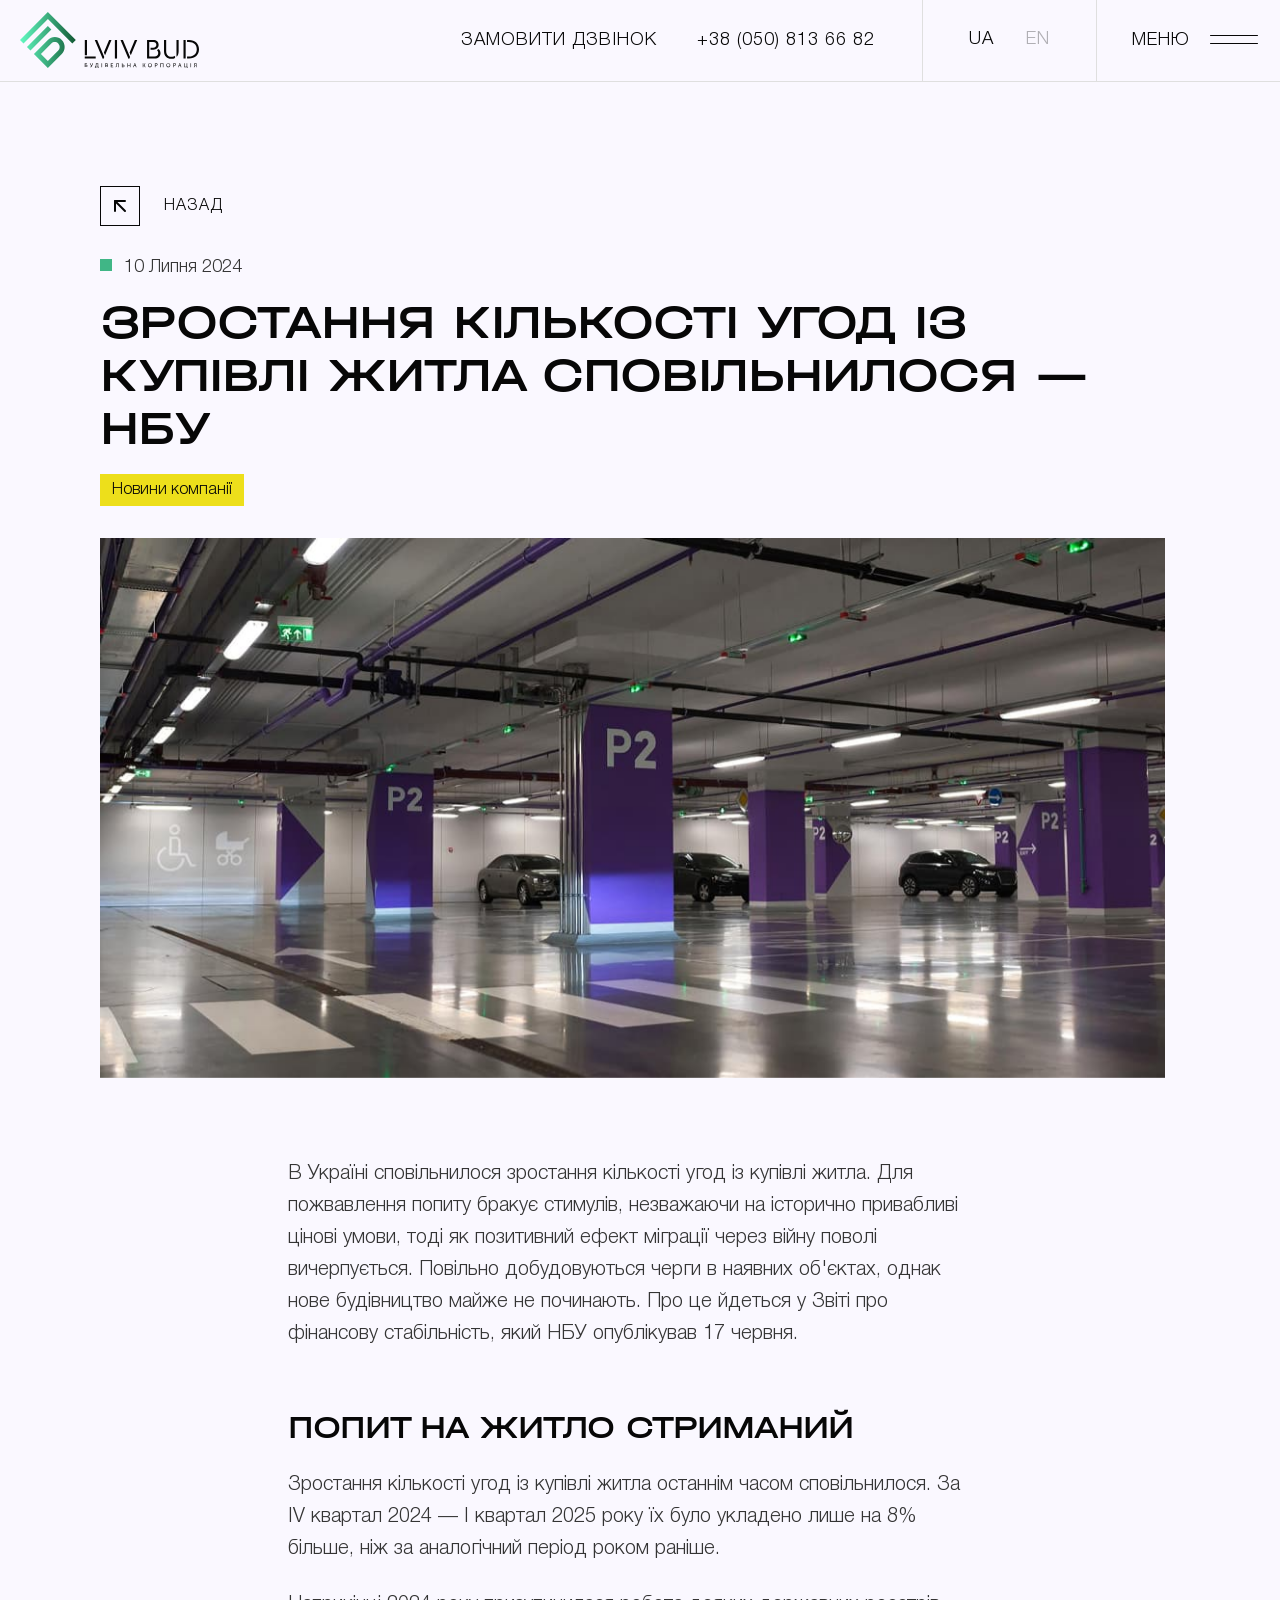
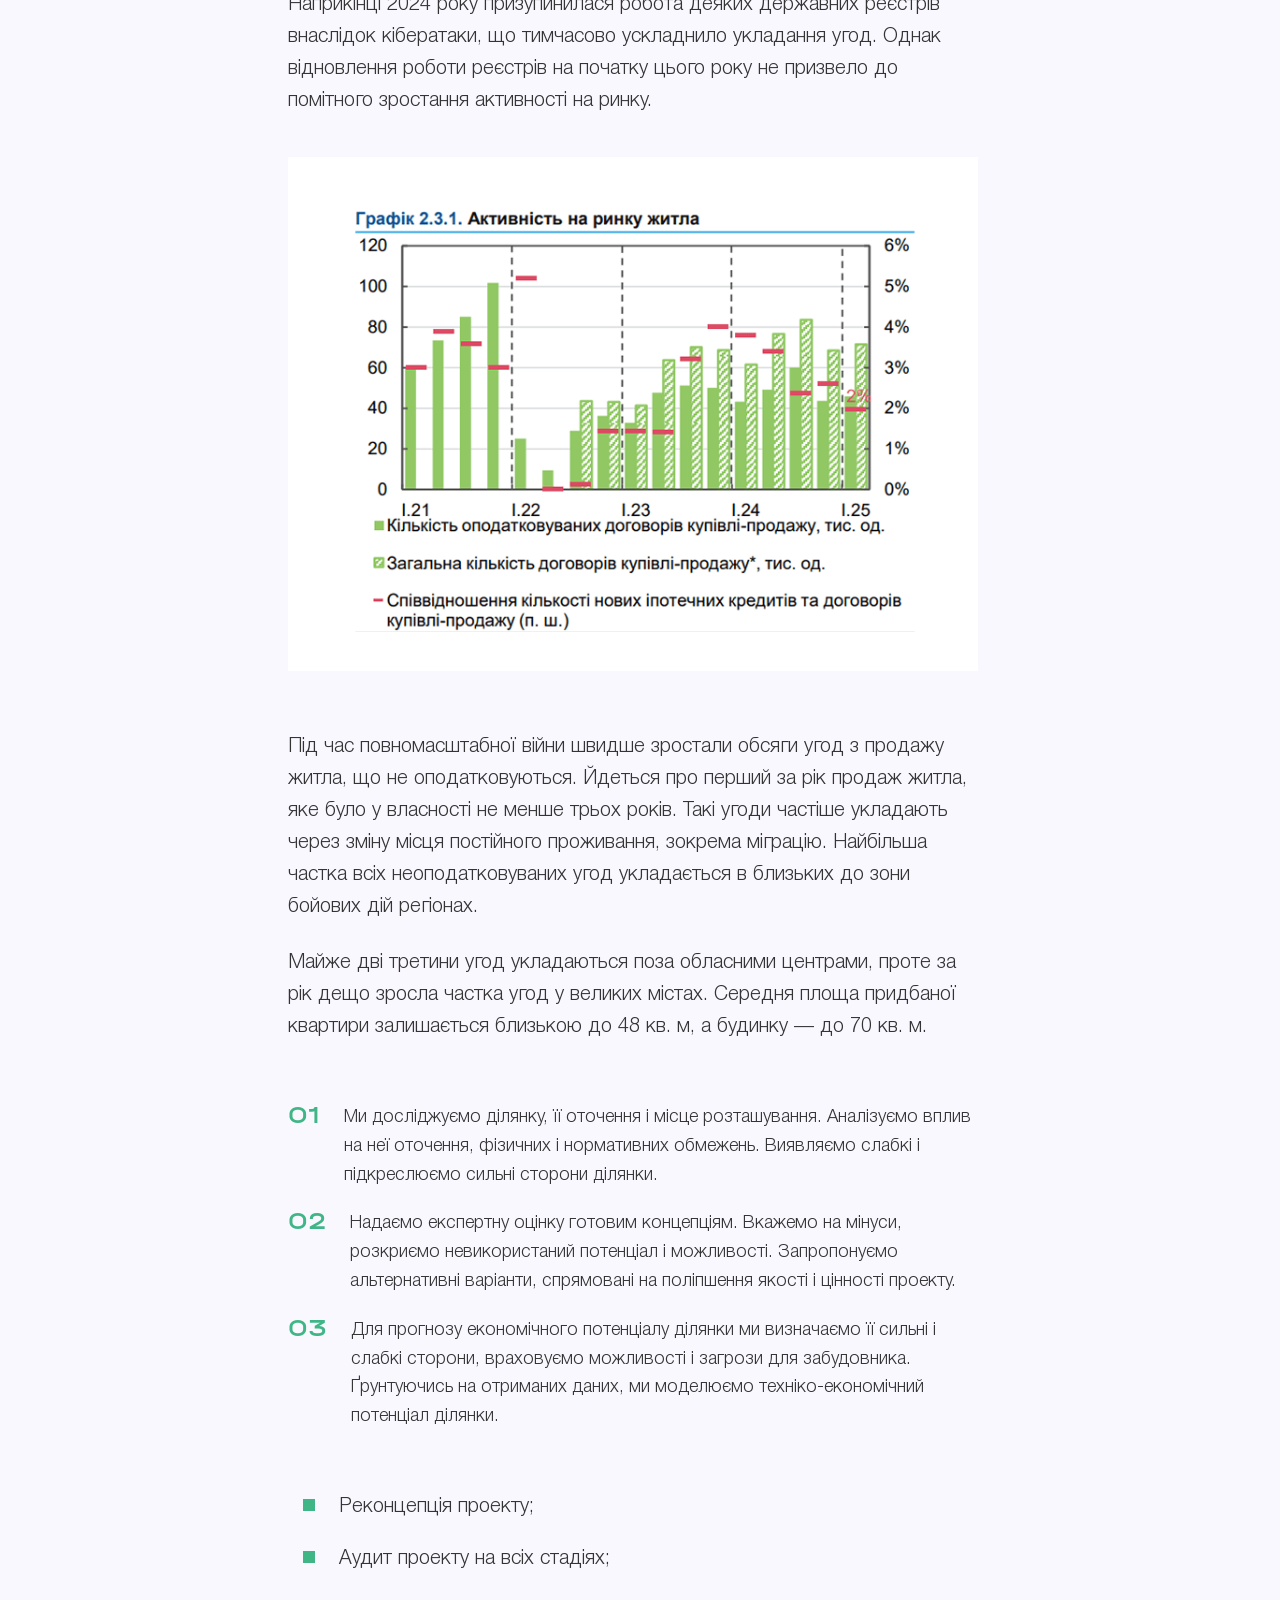
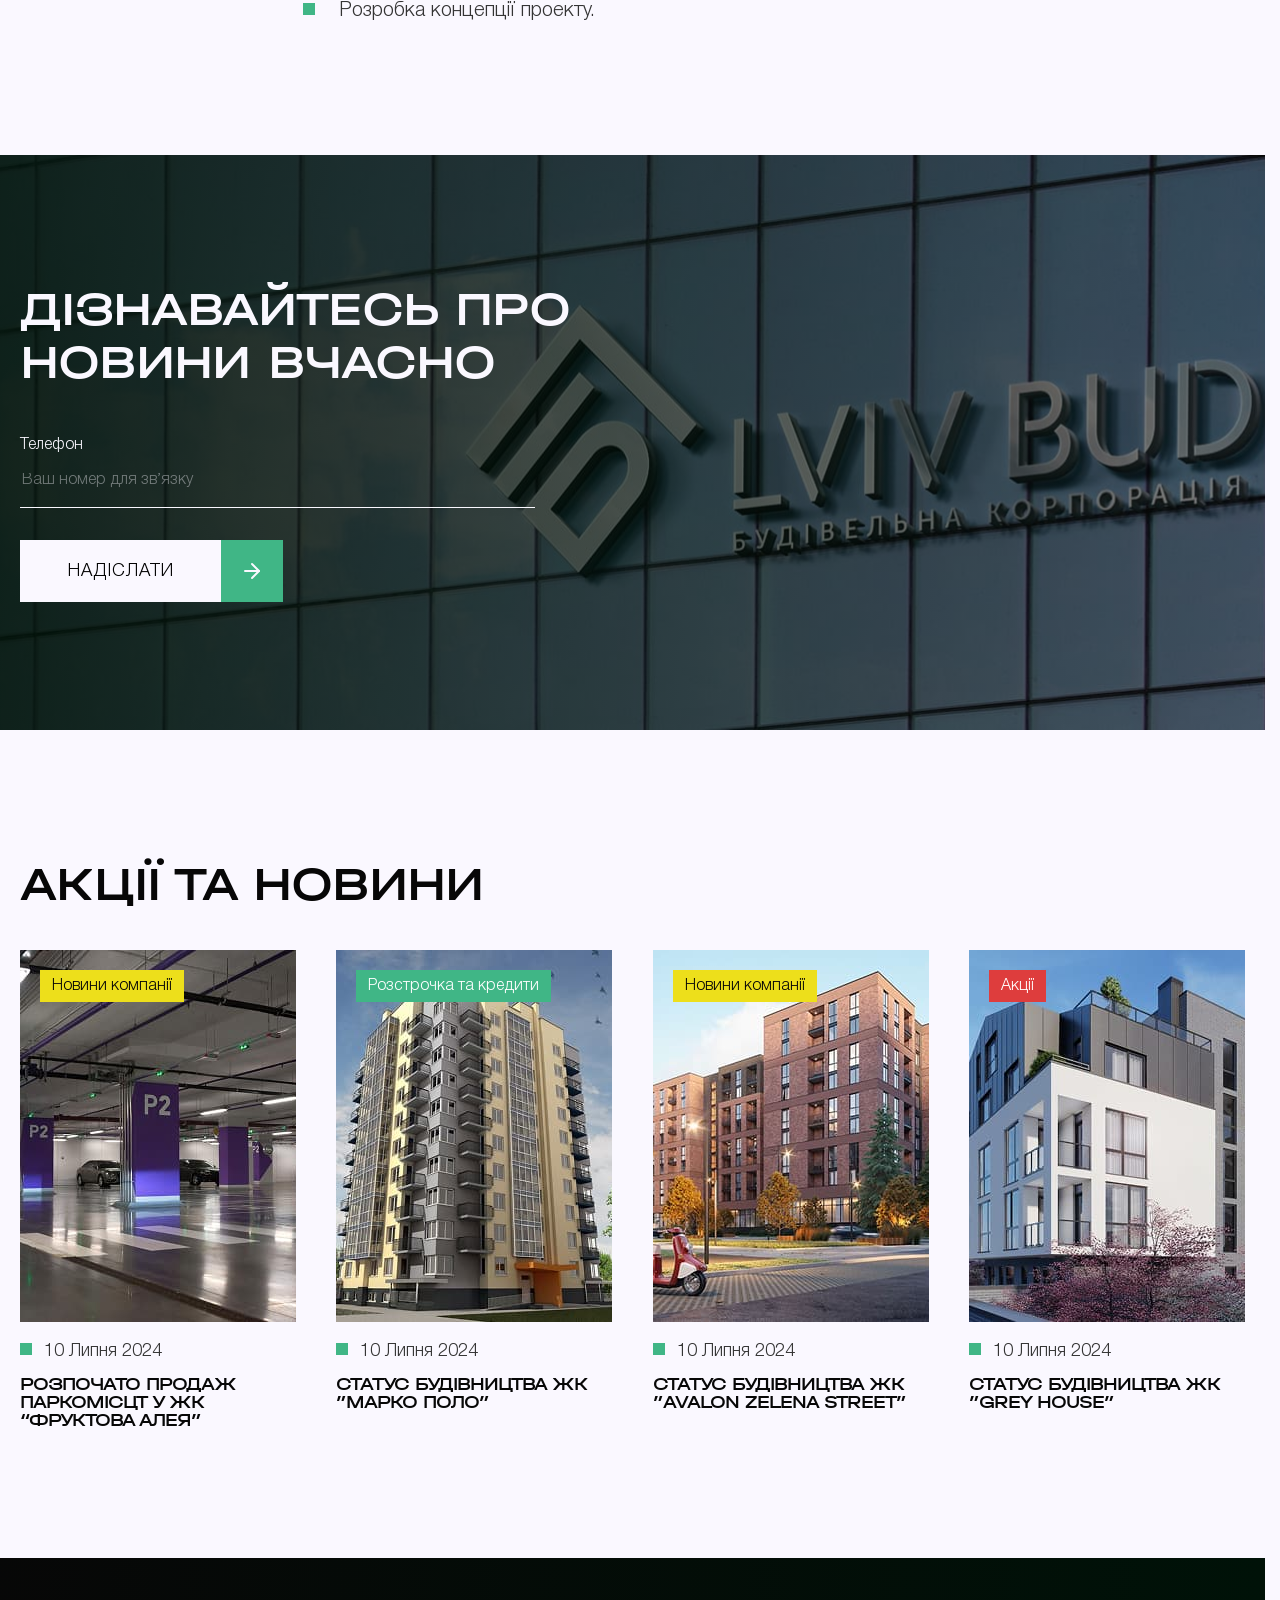
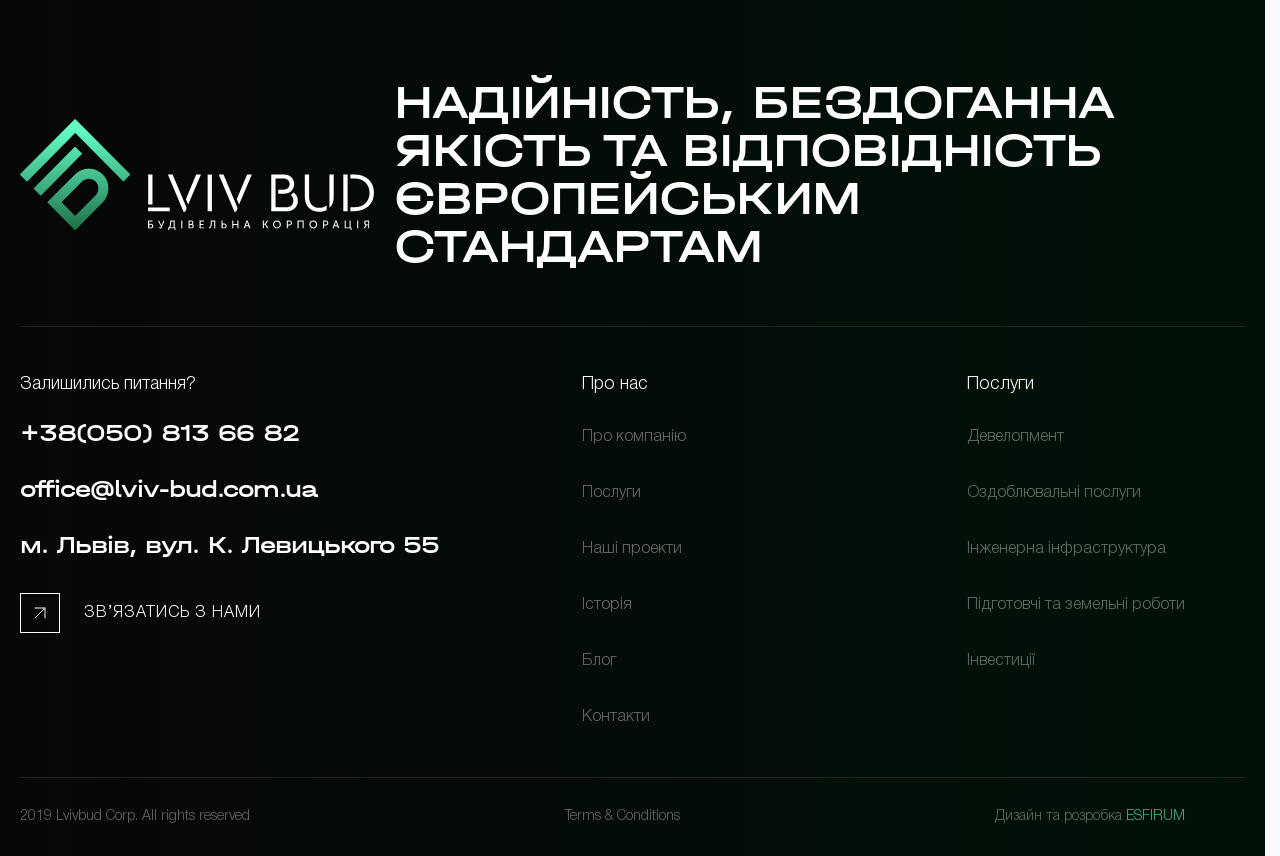
<file: article.html>
<!DOCTYPE html>
<html lang="uk">

<head>
    <meta charset="UTF-8" />
    <meta name="viewport" content="width=device-width, initial-scale=1.0" />
    <meta name="theme-color" content="#070707">
    <meta name="apple-mobile-web-app-status-bar-style" content="black-translucent">
    <meta name="theme-color" content="#070707">
    <link rel="icon" href="./assets/images/icons/logo.svg" type="image/svg+xml" />
    <title>LvivBud | Article</title>
    <link rel="stylesheet" href="https://cdn.jsdelivr.net/npm/swiper@11/swiper-bundle.min.css" />
    <link rel="stylesheet" href="./assets/css/style.min.css" />
    <script defer src="https://cdn.jsdelivr.net/npm/swiper@11/swiper-bundle.min.js"></script>
    <script defer type="module" src="./assets/scripts/main.js"></script>
</head>

<body>
    <div id="preloader">
        <img src="./assets/images/icons/logo-black.svg" alt="Logo">
    </div>
    <div class="aside-menu">
        <div class="aside-menu__inner">
            <div class="aside-menu__col col--menu">
                <nav class="aside-menu__nav">
                    <ul class="aside-menu__list aside-menu__list--main">
                        <li class="aside-menu__item">
                            <a href="javascript: void(0)" class="aside-menu__link">
                                <span>Про компанію</span>
                                <span>Про компанію</span>
                            </a>
                        </li>
                        <li class="aside-menu__item">
                            <a href="javascript: void(0)" class="aside-menu__link">
                                <span>послуги</span>
                                <span>послуги</span>
                            </a>
                        </li>
                        <li class="aside-menu__item">
                            <a href="javascript: void(0)" class="aside-menu__link">
                                <span>Наші проекти</span>
                                <span>Наші проекти</span>
                            </a>
                        </li>
                        <li class="aside-menu__item">
                            <a href="javascript: void(0)" class="aside-menu__link">
                                <span>для інвесторів</span>
                                <span>для інвесторів</span>
                            </a>
                        </li>
                        <li class="aside-menu__item">
                            <a href="javascript: void(0)" class="aside-menu__link">
                                <span>блог</span>
                                <span>блог</span>
                            </a>
                        </li>
                        <li class="aside-menu__item">
                            <a href="javascript: void(0)" class="aside-menu__link">
                                <span>Контакти</span>
                                <span>Контакти</span>
                            </a>
                        </li>
                    </ul>
                    <ul class="aside-menu__list aside-menu__list--secondary">
                        <li class="aside-menu__item">
                            <a href="javascript: void(0)" class="aside-menu__link">
                                Аналіз і концепції
                            </a>
                        </li>
                        <li class="aside-menu__item">
                            <a href="javascript: void(0)" class="aside-menu__link">
                                Архітектура
                            </a>
                        </li>
                        <li class="aside-menu__item">
                            <a href="javascript: void(0)" class="aside-menu__link">
                                Послуги генерального підряду
                            </a>
                        </li>
                        <li class="aside-menu__item">
                            <a href="javascript: void(0)" class="aside-menu__link">
                                Дизайн інтер’єрів
                            </a>
                        </li>
                        <li class="aside-menu__item">
                            <a href="javascript: void(0)" class="aside-menu__link">
                                Інвестиції
                            </a>
                        </li>
                    </ul>
                    <div class="aside-menu__links">
                        <a href="javascript: void(0)" class="js-open-modal">замовити дзвінок</a>
                        <a href="tel:+380508136682">
                            +38 (050) 813 66 82
                        </a>
                    </div>
                </nav>
            </div>
        </div>
        <div class="aside-menu__inner">
            <div class="aside-menu__col col--thumb">
                <img loading="lazy" src="./assets/images/bg-menu.jpg" alt="Thumbnail" />
            </div>
        </div>
    </div>
    <header class="header">
        <div class="container">
            <div class="header__panel">
                <a href="javascript: void(0)" class="header__logo">
                    <svg width="179" height="56" viewBox="0 0 179 56" fill="none" xmlns="http://www.w3.org/2000/svg">
                        <g clip-path="url(#clip0_207_585)">
                            <path
                                d="M66.9787 43.19H64.8144V28.0294H66.9787V43.19ZM75.6947 46.5394H64.7559V44.6002H75.6947V46.5394Z"
                                fill="white" />
                            <path
                                d="M84.2938 44.9528L83.5333 46.7744H82.7143L74.7588 27.9706H77.1571L84.2938 44.9528ZM85.0542 43.1899L83.8843 40.4281L89.0905 28.0294H91.4888L85.0542 43.1899Z"
                                fill="white" />
                            <path d="M94.8817 28.0294H97.046V46.5394H94.8817V28.0294Z" fill="white" />
                            <path
                                d="M110.032 44.9528L109.272 46.7744H108.453L100.497 27.9706H102.895L110.032 44.9528ZM110.792 43.1899L109.623 40.4281L114.829 28.0294H117.227L110.792 43.1899Z"
                                fill="white" />
                            <path
                                d="M140.509 41.1921C140.509 44.2477 138.345 46.5394 134.659 46.5394H127.055V28.0294H133.373C136.59 28.0294 138.637 30.0273 138.637 32.7891C138.637 35.5509 136.648 37.7251 133.373 37.7251H130.565V35.7272H133.197C135.303 35.7272 136.356 34.4932 136.356 32.8479C136.356 31.2026 135.303 29.9686 133.197 29.9686H129.219V44.5415H134.484C136.941 44.5415 138.228 43.0724 138.228 41.0745C138.228 39.9581 137.818 39.1354 136.941 38.3715L138.403 37.0787C139.807 38.0777 140.509 39.488 140.509 41.1921Z"
                                fill="white" />
                            <path
                                d="M144.019 39.1942V28.0295H146.183V39.3117C146.183 42.7787 148.23 44.8354 151.331 44.8354C152.852 44.8354 154.08 44.3065 155.074 43.6601V45.8931C154.138 46.4807 152.852 46.8333 151.331 46.8333C146.943 46.8333 144.019 43.8952 144.019 39.1942ZM156.478 28.0295H158.643V39.1942C158.643 41.8973 157.824 43.6601 156.478 44.8354V28.0295Z"
                                fill="white" />
                            <path
                                d="M165.662 46.5394H163.498V28.0295H165.662V46.5394ZM179 37.1963C179 42.5436 175.256 46.4807 168.997 46.4807H167.066V44.5415H168.997C173.91 44.5415 176.777 41.3684 176.777 37.1963C176.777 33.0242 173.91 29.9686 168.997 29.9686H167.066V28.0295H168.997C175.197 28.0295 179 31.849 179 37.1963Z"
                                fill="white" />
                            <path
                                d="M64.7559 55.1773V51.2403H67.0372V51.7104H65.2823V52.8268H66.1598C66.5108 52.8268 66.8032 52.9444 67.0372 53.1206C67.2712 53.2969 67.3882 53.5907 67.3882 54.0021C67.3882 54.3546 67.2712 54.6485 67.0372 54.8247C66.8032 55.001 66.5693 55.1185 66.2183 55.1185H64.7559V55.1773ZM65.3408 54.7072H66.1598C66.5693 54.7072 66.8617 54.4722 66.8617 54.0021C66.8617 53.532 66.5693 53.2969 66.1598 53.2969H65.3993V54.7072H65.3408Z"
                                fill="white" />
                            <path
                                d="M70.3711 54.5896C70.5466 54.7071 70.6636 54.7659 70.8391 54.7659C71.0731 54.7659 71.1901 54.6484 71.307 54.3546L69.7861 51.299H70.3711L71.307 53.2968L71.541 53.8257C71.5995 53.6494 71.658 53.4731 71.7165 53.2968L72.4185 51.299H73.0035L71.775 54.4721C71.5995 55.0009 71.2485 55.236 70.8976 55.236C70.6636 55.236 70.4296 55.1772 70.1956 55.0009L70.3711 54.5896Z"
                                fill="white" />
                            <path
                                d="M74.9346 54.7073H75.344C75.812 54.0022 75.929 53.1207 75.929 52.063V51.2404H78.2104V54.7073H78.6199V55.9413H78.1519V55.1774H75.461V55.9413H74.9346V54.7073ZM77.6839 54.7073V51.7692H76.4555V52.1218C76.4555 53.297 76.28 54.1784 75.929 54.7073H77.6839Z"
                                fill="white" />
                            <path d="M81.5439 55.1774V51.2404H82.0704V55.1774H81.5439Z" fill="white" />
                            <path
                                d="M85.2297 55.1773V51.2403H86.5752C87.2771 51.2403 87.6866 51.5928 87.6866 52.2392C87.6866 52.5918 87.5111 52.9444 87.2186 53.0619C87.6281 53.1794 87.8621 53.5907 87.8621 54.0021C87.8621 54.3546 87.7451 54.6485 87.5111 54.8247C87.2771 55.001 86.9846 55.1185 86.6337 55.1185H85.2297V55.1773ZM85.7562 52.9444H86.5752C86.9261 52.9444 87.1601 52.7093 87.1601 52.3567C87.1601 52.0042 86.9261 51.7691 86.5752 51.7691H85.7562V52.9444ZM85.7562 54.7072H86.6337C87.0431 54.7072 87.2771 54.4134 87.2771 54.0608C87.2771 53.6495 86.9846 53.4145 86.6337 53.4145H85.7562V54.7072Z"
                                fill="white" />
                            <path
                                d="M90.7869 55.1773V51.2403H93.0683V51.7104H91.3719V52.9444H92.7758V53.4732H91.3719V54.7072H93.1853V55.1773H90.7869Z"
                                fill="white" />
                            <path
                                d="M95.584 54.7073C96.2274 54.5898 96.4614 53.8259 96.4614 52.1805V51.2404H98.7428V55.1774H98.2163V51.7105H96.9879V52.1805C96.9879 53.1795 96.8709 53.9434 96.6954 54.4135C96.4614 54.9424 96.1105 55.1774 95.584 55.2362V54.7073Z"
                                fill="white" />
                            <path
                                d="M101.901 55.1773V51.2403H102.428V52.7093H103.247C103.598 52.7093 103.89 52.8268 104.124 53.0619C104.358 53.2969 104.475 53.5907 104.475 53.9433C104.475 54.2959 104.358 54.5897 104.124 54.8247C103.89 55.0598 103.598 55.1773 103.305 55.1773H101.901ZM102.486 54.7072H103.247C103.715 54.7072 103.949 54.4134 103.949 54.0021C103.949 53.532 103.656 53.2382 103.247 53.2382H102.486V54.7072Z"
                                fill="white" />
                            <path
                                d="M107.342 55.1774V51.2404H107.868V52.9444H109.916V51.2404H110.442V55.1774H109.916V53.4733H107.868V55.1774H107.342Z"
                                fill="white" />
                            <path
                                d="M113.133 55.1773L114.537 51.2403H115.122L116.525 55.1773H115.94L115.531 54.0608H114.069L113.659 55.1773H113.133ZM114.244 53.5907H115.414L115.005 52.3567L114.829 51.7691C114.771 52.0042 114.712 52.1805 114.654 52.3567L114.244 53.5907Z"
                                fill="white" />
                            <path
                                d="M122.784 55.1774V51.2404H123.311V52.8857H123.896L124.89 51.2404H125.475L124.364 53.1207L125.592 55.1774H124.949L123.896 53.3558H123.311V55.1774H122.784Z"
                                fill="white" />
                            <path
                                d="M128.518 51.7691C128.927 51.3578 129.395 51.1815 129.922 51.1815C130.448 51.1815 130.974 51.3578 131.325 51.7691C131.735 52.1805 131.91 52.6506 131.91 53.1794C131.91 53.767 131.735 54.2371 131.325 54.6485C130.916 55.0598 130.448 55.2361 129.922 55.2361C129.395 55.2361 128.869 55.0598 128.518 54.6485C128.167 54.2371 127.933 53.767 127.933 53.1794C127.933 52.6506 128.167 52.1805 128.518 51.7691ZM128.927 54.2959C129.22 54.5897 129.571 54.766 129.922 54.766C130.272 54.766 130.682 54.5897 130.916 54.2959C131.208 54.0021 131.325 53.6495 131.325 53.1794C131.325 52.7681 131.208 52.4155 130.916 52.1217C130.623 51.8279 130.331 51.7104 129.922 51.7104C129.512 51.7104 129.161 51.8279 128.927 52.1217C128.635 52.4155 128.518 52.7681 128.518 53.1794C128.518 53.6495 128.635 54.0021 128.927 54.2959Z"
                                fill="white" />
                            <path
                                d="M134.893 55.1773V51.2403H136.297C136.648 51.2403 136.941 51.3578 137.175 51.5928C137.409 51.8279 137.526 52.1217 137.526 52.4743C137.526 52.8268 137.409 53.1206 137.175 53.3557C136.941 53.5907 136.648 53.7083 136.297 53.7083H135.42V55.1773H134.893ZM135.42 53.2382H136.239C136.707 53.2382 136.999 52.9444 136.999 52.4743C136.999 52.0042 136.707 51.7104 136.239 51.7104H135.42V53.2382Z"
                                fill="white" />
                            <path d="M140.334 55.1774V51.2404H143.434V55.1774H142.908V51.7105H140.919V55.1774H140.334Z"
                                fill="white" />
                            <path
                                d="M146.886 51.7691C147.295 51.3578 147.763 51.1815 148.29 51.1815C148.816 51.1815 149.343 51.3578 149.694 51.7691C150.103 52.1805 150.279 52.6506 150.279 53.1794C150.279 53.767 150.103 54.2371 149.694 54.6485C149.284 55.0598 148.816 55.2361 148.29 55.2361C147.763 55.2361 147.237 55.0598 146.886 54.6485C146.535 54.2371 146.301 53.767 146.301 53.1794C146.301 52.6506 146.535 52.1805 146.886 51.7691ZM147.295 54.2959C147.588 54.5897 147.939 54.766 148.29 54.766C148.641 54.766 149.05 54.5897 149.284 54.2959C149.577 54.0021 149.694 53.6495 149.694 53.1794C149.694 52.7681 149.577 52.4155 149.284 52.1217C148.992 51.8279 148.699 51.7104 148.29 51.7104C147.88 51.7104 147.529 51.8279 147.295 52.1217C147.003 52.4155 146.886 52.7681 146.886 53.1794C146.886 53.6495 147.003 54.0021 147.295 54.2959Z"
                                fill="white" />
                            <path
                                d="M153.262 55.1774V51.2404H154.666C155.017 51.2404 155.309 51.3579 155.543 51.5929C155.777 51.828 155.894 52.1218 155.894 52.4744C155.894 52.8269 155.777 53.1207 155.543 53.3558C155.309 53.5908 155.017 53.7084 154.666 53.7084H153.788V55.1774H153.262ZM153.788 53.2383H154.607C155.075 53.2383 155.368 52.9445 155.368 52.4744C155.368 52.0043 155.075 51.7105 154.607 51.7105H153.788V53.2383Z"
                                fill="white" />
                            <path
                                d="M158.059 55.1774L159.463 51.2404H160.047L161.451 55.1774H160.866L160.457 54.0609H158.995L158.585 55.1774H158.059ZM159.17 53.5908H160.34L159.93 52.3568L159.755 51.7692C159.696 52.0043 159.638 52.1805 159.579 52.3568L159.17 53.5908Z"
                                fill="white" />
                            <path
                                d="M164.2 55.1773V51.2403H164.727V54.7072H166.657V51.2403H167.184V54.7072H167.652V55.9412H167.184V55.1773H164.2Z"
                                fill="white" />
                            <path d="M170.518 55.1774V51.2404H171.044V55.1774H170.518Z" fill="white" />
                            <path
                                d="M173.794 55.1773L174.671 53.7083L174.788 53.532C174.32 53.3557 174.028 52.9444 174.028 52.4155C174.028 51.9454 174.262 51.5341 174.613 51.3578C174.788 51.299 175.022 51.2403 175.315 51.2403H176.543V55.1773H176.075V53.5907H175.373L174.437 55.1773H173.794ZM176.075 53.1794V51.7691H175.432C175.198 51.7691 175.022 51.7691 174.905 51.8866C174.671 52.0042 174.613 52.1805 174.613 52.4743C174.613 52.9444 174.905 53.1794 175.315 53.1794H176.075Z"
                                fill="white" />
                            <path
                                d="M20.8833 42.0147L31.2957 31.5551C33.2261 29.6159 36.385 29.6159 38.2569 31.5551C40.1873 33.4942 40.1873 36.6086 38.2569 38.6065L27.8444 49.0073L20.8833 42.0147ZM27.8444 28.0294L13.9222 42.0147L27.8444 56L41.7667 42.0147C45.6274 38.1364 45.6274 31.8489 41.7667 27.9706C39.8363 26.0315 37.3209 25.0913 34.8056 25.0913C32.2902 25.0913 29.7748 26.0902 27.8444 28.0294ZM6.96111 35.022L10.4709 38.5477L31.3542 17.5698L27.8444 14.0441L6.96111 35.022ZM27.8444 0L0 27.9706L3.5098 31.4963L27.9029 6.99265L52.2961 31.4963L55.8059 27.9706L27.8444 0Z"
                                fill="url(#paint0_linear_207_585)" />
                            <mask id="mask0_207_585" style="mask-type: luminance" maskUnits="userSpaceOnUse" x="0" y="0"
                                width="56" height="56">
                                <path
                                    d="M20.8833 42.0147L31.2957 31.5551C33.2261 29.6159 36.385 29.6159 38.2569 31.5551C40.1873 33.4942 40.1873 36.6086 38.2569 38.6065L27.8444 49.0073L20.8833 42.0147ZM27.8444 28.0294L13.9222 42.0147L27.8444 56L41.7667 42.0147C45.6274 38.1364 45.6274 31.8489 41.7667 27.9706C39.8363 26.0315 37.3209 25.0913 34.8056 25.0913C32.2902 25.0913 29.7748 26.0902 27.8444 28.0294ZM6.96111 35.022L10.4709 38.5477L31.3542 17.5698L27.8444 14.0441L6.96111 35.022ZM27.8444 0L0 27.9706L3.5098 31.4963L27.9029 6.99265L52.2961 31.4963L55.8059 27.9706L27.8444 0Z"
                                    fill="white" />
                            </mask>
                            <g mask="url(#mask0_207_585)">
                                <path d="M55.7474 0H0V56H55.7474V0Z" fill="url(#paint1_linear_207_585)" />
                            </g>
                        </g>
                        <defs>
                            <linearGradient id="paint0_linear_207_585" x1="0" y1="27.9985" x2="55.7435" y2="27.9985"
                                gradientUnits="userSpaceOnUse">
                                <stop stop-color="#62FCC3" />
                                <stop offset="0.438" stop-color="#40B686" />
                                <stop offset="1" stop-color="#115732" />
                            </linearGradient>
                            <linearGradient id="paint1_linear_207_585" x1="27.8753" y1="5.52106" x2="27.8753"
                                y2="65.0526" gradientUnits="userSpaceOnUse">
                                <stop stop-color="#62FCC3" />
                                <stop offset="0.438" stop-color="#40B686" />
                                <stop offset="1" stop-color="#115732" />
                            </linearGradient>
                            <clipPath id="clip0_207_585">
                                <rect width="179" height="56" fill="white" />
                            </clipPath>
                        </defs>
                    </svg>
                </a>
                <div class="header__info">
                    <div class="header__call">
                        <a href="javascript: void(0)" class="js-open-modal">замовити дзвінок</a>
                        <a href="tel:+380508136682">
                            +38 (050) 813 66 82
                        </a>
                    </div>
                    <ul class="header__lang">
                        <li class="header__lang-item">
                            <a href="javascript: void(0)" class="header__lang-link lang--active">ua</a>
                        </li>
                        <li class="header__lang-item">
                            <a href="javascript: void(0)" class="header__lang-link">en</a>
                        </li>
                    </ul>
                    <button class="header__menu js-button">
                        <span class="header__menu-text">Меню</span>
                        <span class="header__menu-btn"></span>
                    </button>
                </div>
            </div>
        </div>
    </header>
    <div class="feedback-modal js-feedback-modal">
        <div class="feedback-modal__wrapper">
            <div class="form-box">
                <button class="form-box__close js-close-modal">
                    <svg width="28" height="28" viewBox="0 0 28 28" fill="none" xmlns="http://www.w3.org/2000/svg">
                        <g clip-path="url(#clip0_313_3256)">
                            <path d="M21.875 6.125L6.125 21.875" stroke="#FAF8FF" stroke-width="2"
                                stroke-linecap="round" stroke-linejoin="round" />
                            <path d="M21.875 21.875L6.125 6.125" stroke="#FAF8FF" stroke-width="2"
                                stroke-linecap="round" stroke-linejoin="round" />
                        </g>
                        <defs>
                            <clipPath id="clip0_313_3256">
                                <rect width="28" height="28" fill="white" />
                            </clipPath>
                        </defs>
                    </svg>
                </button>
                <h3 class="form-box__title">
                    Передзвоніть мені
                </h3>
                <p class="form-box__subtitle">
                    Звертаємо вашу увагу, що режим роботи служби підтримки з 10:00 до 17:00 (Пн.-Пт.). Сб.-Нд.: вихідні
                    дні
                </p>
                <form class="form-box__review js-form">
                    <div class="form-box__field">
                        <label class="form-box__label" for="nameFieldModal">Як до вас звертатись?</label>
                        <input class="form-box__input" type="text" name="name" id="nameFieldModal"
                            placeholder="Ім’я та Прізвище" />
                    </div>

                    <div class="form-box__field">
                        <label class="form-box__label" for="phoneFieldModal">Телефон</label>
                        <input class="form__item-input" type="tel" name="phone" id="phoneFieldModal" autocomplete="tel"
                            placeholder="Ваш номер для зв’язку" />
                    </div>

                    <div class="form-box__check">
                        <input class="form-box__radio" type="checkbox" id="checkBoxModal" />
                        <label class="form-box__check-label" for="checkBoxModal">
                            <p class="form-box__check-text">
                                Я погоджуюсь з
                                <a href="#">Умовами</a> та
                                <a href="#">Політикою конфіденційності</a>
                            </p>
                        </label>
                    </div>
                    <button class="form-box__submit" type="submit">
                        <div class="text-wrapper">
                            <div class="text-wrapper__items">
                                <span>надіслати</span>
                                <span>надіслати</span>
                            </div>
                        </div>
                        <div class="img-wrapper">
                            <div class="img-wrapper__items">
                                <img width="24" height="24" src="./assets/images/icons/ico-arrow-right.svg"
                                    alt="Icon" />
                                <img width="24" height="24" src="./assets/images/icons/ico-arrow-right.svg"
                                    alt="Icon" />
                            </div>
                        </div>
                    </button>
                </form>
            </div>
        </div>
    </div>
    <main class="main main--article">
        <section class="content">
            <div class="container">
                <a href="javascript: void(0)"
                    class="content__cta link--primary link--sm link--dark hover--light animation--simple">
                    <span>
                        <svg width="24" height="24" viewBox="0 0 24 24" fill="none" xmlns="http://www.w3.org/2000/svg">
                            <path d="M17 17L7 7" stroke="#070707" stroke-width="2" stroke-linecap="round"
                                stroke-linejoin="round"></path>
                            <path d="M17 7H7V17" stroke="#070707" stroke-width="2" stroke-linecap="round"
                                stroke-linejoin="round"></path>
                        </svg>
                    </span>
                    <span>назад</span>
                </a>
                <p class="content__date animation--simple">
                    10 Липня 2024
                </p>
                <h1 class="content__title animation--simple">
                    Зростання кількості угод із купівлі житла сповільнилося — НБУ
                </h1>
                <span class="content__label label--news animation--simple">Новини компанії</span>
                <div class="content__img animation--simple">
                    <img loading="lazy" width="1105" height="560" src="./assets/images/picArticle.jpg" alt="Thumbnail">
                </div>
            </div>
            <div class="content__about animation--simple">
                <div class="container">
                    <p>
                        В Україні сповільнилося зростання кількості угод із купівлі житла. Для пожвавлення попиту бракує
                        стимулів, незважаючи на історично привабливі цінові умови, тоді як позитивний ефект міграції
                        через війну поволі вичерпується. Повільно добудовуються черги в наявних об'єктах, однак нове
                        будівництво майже не починають. Про це йдеться у Звіті про фінансову стабільність, який НБУ
                        опублікував 17 червня.
                    </p>
                    <h2>Попит на житло стриманий</h2>
                    <p>
                        Зростання кількості угод із купівлі житла останнім часом сповільнилося. За IV квартал 2024 — I
                        квартал 2025 року їх було укладено лише на 8% більше, ніж за аналогічний період роком раніше.
                    </p>
                    <p>
                        Наприкінці 2024 року призупинилася робота деяких державних реєстрів внаслідок кібератаки, що
                        тимчасово ускладнило укладання угод. Однак відновлення роботи реєстрів на початку цього року не
                        призвело до помітного зростання активності на ринку.
                    </p>
                    <img src="./assets/images/gr.png" alt="Thumbnail">
                    <p>
                        Під час повномасштабної війни швидше зростали обсяги угод з продажу житла, що не
                        оподатковуються. Йдеться про перший за рік продаж житла, яке було у власності не менше трьох
                        років. Такі угоди частіше укладають через зміну місця постійного проживання, зокрема міграцію.
                        Найбільша частка всіх неоподатковуваних угод
                        укладається в близьких до зони бойових дій регіонах.
                    </p>
                    <p>
                        Майже дві третини угод укладаються поза обласними центрами, проте за рік дещо зросла частка угод
                        у великих містах. Середня площа придбаної квартири залишається близькою до 48 кв. м, а будинку —
                        до 70 кв. м.
                    </p>
                    <ol>
                        <li>
                            Ми досліджуємо ділянку, її оточення і місце розташування. Аналізуємо вплив на неї оточення, фізичних і нормативних обмежень. Виявляємо слабкі і підкреслюємо сильні сторони ділянки.
                        </li>
                        <li>
                            Надаємо експертну оцінку готовим концепціям. Вкажемо на мінуси, розкриємо невикористаний потенціал і можливості. Запропонуємо альтернативні варіанти, спрямовані на поліпшення якості і цінності проекту.
                        </li>
                        <li>
                            Для прогнозу економічного потенціалу ділянки ми визначаємо її сильні і слабкі сторони, враховуємо можливості і загрози для забудовника. Ґрунтуючись на отриманих даних, ми моделюємо техніко-економічний потенціал ділянки.
                        </li>
                    </ol>
                    <ul>
                        <li>
                            Реконцепція проекту;
                        </li>
                        <li>
                            Аудит проекту на всіх стадіях;
                        </li>
                        <li>
                            Розробка концепції проекту.
                        </li>
                    </ul>
                </div>
            </div>
        </section>
        <section class="form">
            <img src="./assets/images/bg-blog.jpg" alt="BG-thumb" class="bg-thumbnail">
            <div class="container">
                <h3 class="form__title animation--simple">дізнавайтесь про новини вчасно</h3>
                <form class="form__item js-form animation--simple">
                    <div class="form__item-field">
                        <label class="form__item-label" for="phoneField">Телефон</label>
                        <input class="form__item-input" type="tel" name="phone" id="phoneField" autocomplete="tel"
                            placeholder="Ваш номер для зв’язку" />
                    </div>
                    <button class="form__item-submit" type="submit">
                        <div class="text-wrapper">
                            <div class="text-wrapper__items">
                                <span>надіслати</span>
                                <span>надіслати</span>
                            </div>
                        </div>
                        <div class="img-wrapper">
                            <div class="img-wrapper__items">
                                <img width="24" height="24" src="./assets/images/icons/ico-arrow-right.svg"
                                    alt="Icon" />
                                <img width="24" height="24" src="./assets/images/icons/ico-arrow-right.svg"
                                    alt="Icon" />
                            </div>
                        </div>
                    </button>
                </form>
            </div>
        </section>
        <section class="news">
            <div class="container">
                <h3 class="news__title animation--simple">акції та новини</h3>
                <div class="news__cards">
                    <a href="javascript: void(0)" class="animation--simple blog-card blog-card--news">
                        <div class="blog-card__row">
                            <div class="blog-card__thumb">
                                <img loading="lazy" src="./assets/images/blog_1.jpg" alt="Thumb">
                            </div>
                            <span class="blog-card__status">Новини компанії</span>
                            <span class="blog-card__cta">
                                <svg width="28" height="28" viewBox="0 0 28 28" fill="none"
                                    xmlns="http://www.w3.org/2000/svg">
                                    <path d="M5.75042 13.9999L22.2496 13.9999" stroke="#FAF8FF" stroke-width="2"
                                        stroke-linecap="round" stroke-linejoin="round"></path>
                                    <path d="M14 5.75035L22.2496 13.9999L14 22.2495" stroke="#FAF8FF" stroke-width="2"
                                        stroke-linecap="round" stroke-linejoin="round"></path>
                                </svg>
                            </span>
                        </div>
                        <div class="blog-card__row">
                            <span class="blog-card__date">10 Липня 2024</span>
                            <h3 class="blog-card__title">
                                розпочато продаж паркомісцт у жк “фруктова алея”
                            </h3>
                        </div>
                    </a>
                    <a href="javascript: void(0)" class="animation--simple blog-card blog-card--credit">
                        <div class="blog-card__row">
                            <div class="blog-card__thumb">
                                <img loading="lazy" src="./assets/images/blog_2.jpg" alt="Thumb">
                            </div>
                            <span class="blog-card__status">Розстрочка та кредити</span>
                            <span class="blog-card__cta">
                                <svg width="28" height="28" viewBox="0 0 28 28" fill="none"
                                    xmlns="http://www.w3.org/2000/svg">
                                    <path d="M5.75042 13.9999L22.2496 13.9999" stroke="#FAF8FF" stroke-width="2"
                                        stroke-linecap="round" stroke-linejoin="round"></path>
                                    <path d="M14 5.75035L22.2496 13.9999L14 22.2495" stroke="#FAF8FF" stroke-width="2"
                                        stroke-linecap="round" stroke-linejoin="round"></path>
                                </svg>
                            </span>
                        </div>
                        <div class="blog-card__row">
                            <span class="blog-card__date">10 Липня 2024</span>
                            <h3 class="blog-card__title">
                                статус будівництва жк ”марко поло”
                            </h3>
                        </div>
                    </a>
                    <a href="javascript: void(0)" class="animation--simple blog-card blog-card--news">
                        <div class="blog-card__row">
                            <div class="blog-card__thumb">
                                <img loading="lazy" src="./assets/images/blog_3.jpg" alt="Thumb">
                            </div>
                            <span class="blog-card__status">Новини компанії</span>
                            <span class="blog-card__cta">
                                <svg width="28" height="28" viewBox="0 0 28 28" fill="none"
                                    xmlns="http://www.w3.org/2000/svg">
                                    <path d="M5.75042 13.9999L22.2496 13.9999" stroke="#FAF8FF" stroke-width="2"
                                        stroke-linecap="round" stroke-linejoin="round"></path>
                                    <path d="M14 5.75035L22.2496 13.9999L14 22.2495" stroke="#FAF8FF" stroke-width="2"
                                        stroke-linecap="round" stroke-linejoin="round"></path>
                                </svg>
                            </span>
                        </div>
                        <div class="blog-card__row">
                            <span class="blog-card__date">10 Липня 2024</span>
                            <h3 class="blog-card__title">
                                статус будівництва жк ”avalon zelena street”
                            </h3>
                        </div>
                    </a>
                    <a href="javascript: void(0)" class="animation--simple blog-card blog-card--stock">
                        <div class="blog-card__row">
                            <div class="blog-card__thumb">
                                <img loading="lazy" src="./assets/images/blog_4.jpg" alt="Thumb">
                            </div>
                            <span class="blog-card__status">Акції</span>
                            <span class="blog-card__cta">
                                <svg width="28" height="28" viewBox="0 0 28 28" fill="none"
                                    xmlns="http://www.w3.org/2000/svg">
                                    <path d="M5.75042 13.9999L22.2496 13.9999" stroke="#FAF8FF" stroke-width="2"
                                        stroke-linecap="round" stroke-linejoin="round"></path>
                                    <path d="M14 5.75035L22.2496 13.9999L14 22.2495" stroke="#FAF8FF" stroke-width="2"
                                        stroke-linecap="round" stroke-linejoin="round"></path>
                                </svg>
                            </span>
                        </div>
                        <div class="blog-card__row">
                            <span class="blog-card__date">10 Липня 2024</span>
                            <h3 class="blog-card__title">
                                статус будівництва жк ”grey house”
                            </h3>
                        </div>
                    </a>
                </div>
            </div>
        </section>
    </main>
    <footer class="footer">
        <div class="container">
            <div class="footer__head">
                <div class="footer__logo">
                    <img width="354" height="111" src="./assets/images/icons/logo.svg" alt="Logo" />
                </div>
                <h2 class="footer__title">
                    надійність, бездоганна якість та відповідність
                    європейським стандартам
                </h2>
            </div>
            <div class="footer__info">
                <div class="footer__info-wrapper">
                    <div class="footer__info-contacts">
                        <h4 class="footer__info-title">
                            Залишились питання?
                        </h4>
                        <ul class="footer__info-list">
                            <li>
                                <a class="footer__info-link" href="tel:+380508136682">
                                    +38(050) 813 66 82
                                </a>
                            </li>
                            <li>
                                <a class="footer__info-link" href="mailto:office@lviv-bud.com.ua">
                                    office@lviv-bud.com.ua
                                </a>
                            </li>
                            <li>
                                <a class="footer__info-link" href="javascript: void(0)">
                                    м. Львів, вул. К. Левицького 55
                                </a>
                            </li>
                        </ul>
                        <a href="javascript: void(0)"
                            class="footer__info-cta link--primary link--sm link--light hover--light">
                            <span>
                                <svg width="48" height="48" viewBox="0 0 48 48" fill="none"
                                    xmlns="http://www.w3.org/2000/svg">
                                    <path d="M14 34L34 14" stroke="#FAF8FF" stroke-width="2" stroke-linecap="round"
                                        stroke-linejoin="round" />
                                    <path d="M14 14H34V34" stroke="#FAF8FF" stroke-width="2" stroke-linecap="round"
                                        stroke-linejoin="round" />
                                </svg>
                            </span>
                            <span>зв’язатись з нами</span>
                        </a>
                    </div>
                    <nav class="footer__info-nav">
                        <ul class="footer__info-list">
                            <h4 class="footer__info-title">Про нас</h4>
                            <li>
                                <a class="footer__info-link" href="javascript: void(0)">
                                    Про компанію
                                </a>
                            </li>
                            <li>
                                <a class="footer__info-link" href="javascript: void(0)">
                                    Послуги
                                </a>
                            </li>
                            <li>
                                <a class="footer__info-link" href="javascript: void(0)">
                                    Наші проекти
                                </a>
                            </li>
                            <li>
                                <a class="footer__info-link" href="javascript: void(0)">Історія
                                </a>
                            </li>
                            <li>
                                <a class="footer__info-link" href="javascript: void(0)">
                                    Блог
                                </a>
                            </li>
                            <li>
                                <a class="footer__info-link" href="javascript: void(0)">
                                    Контакти
                                </a>
                            </li>
                        </ul>
                        <ul class="footer__info-list">
                            <h4 class="footer__info-title">Послуги</h4>
                            <li>
                                <a class="footer__info-link" href="javascript: void(0)">
                                    Девелопмент
                                </a>
                            </li>
                            <li>
                                <a class="footer__info-link" href="javascript: void(0)">
                                    Оздоблювальні послуги
                                </a>
                            </li>
                            <li>
                                <a class="footer__info-link" href="javascript: void(0)">
                                    Інженерна інфраструктура
                                </a>
                            </li>
                            <li>
                                <a class="footer__info-link" href="javascript: void(0)">
                                    Підготовчі та земельні роботи
                                </a>
                            </li>
                            <li>
                                <a class="footer__info-link" href="javascript: void(0)">
                                    Інвестиції
                                </a>
                            </li>
                        </ul>
                    </nav>
                </div>
            </div>
            <div class="footer__copy">
                <div class="footer__copy-wrapper">
                    <p class="footer__copy-text">
                        2019 Lvivbud Corp. All rights reserved
                    </p>
                    <a href="javascript: void(0)" class="footer__copy-link">Terms & Conditions</a>
                    <p class="footer__copy-text">
                        Дизайн та розробка <span>ESFIRUM</span>
                    </p>
                </div>
            </div>
        </div>
    </footer>
</body>

</html>
</file>
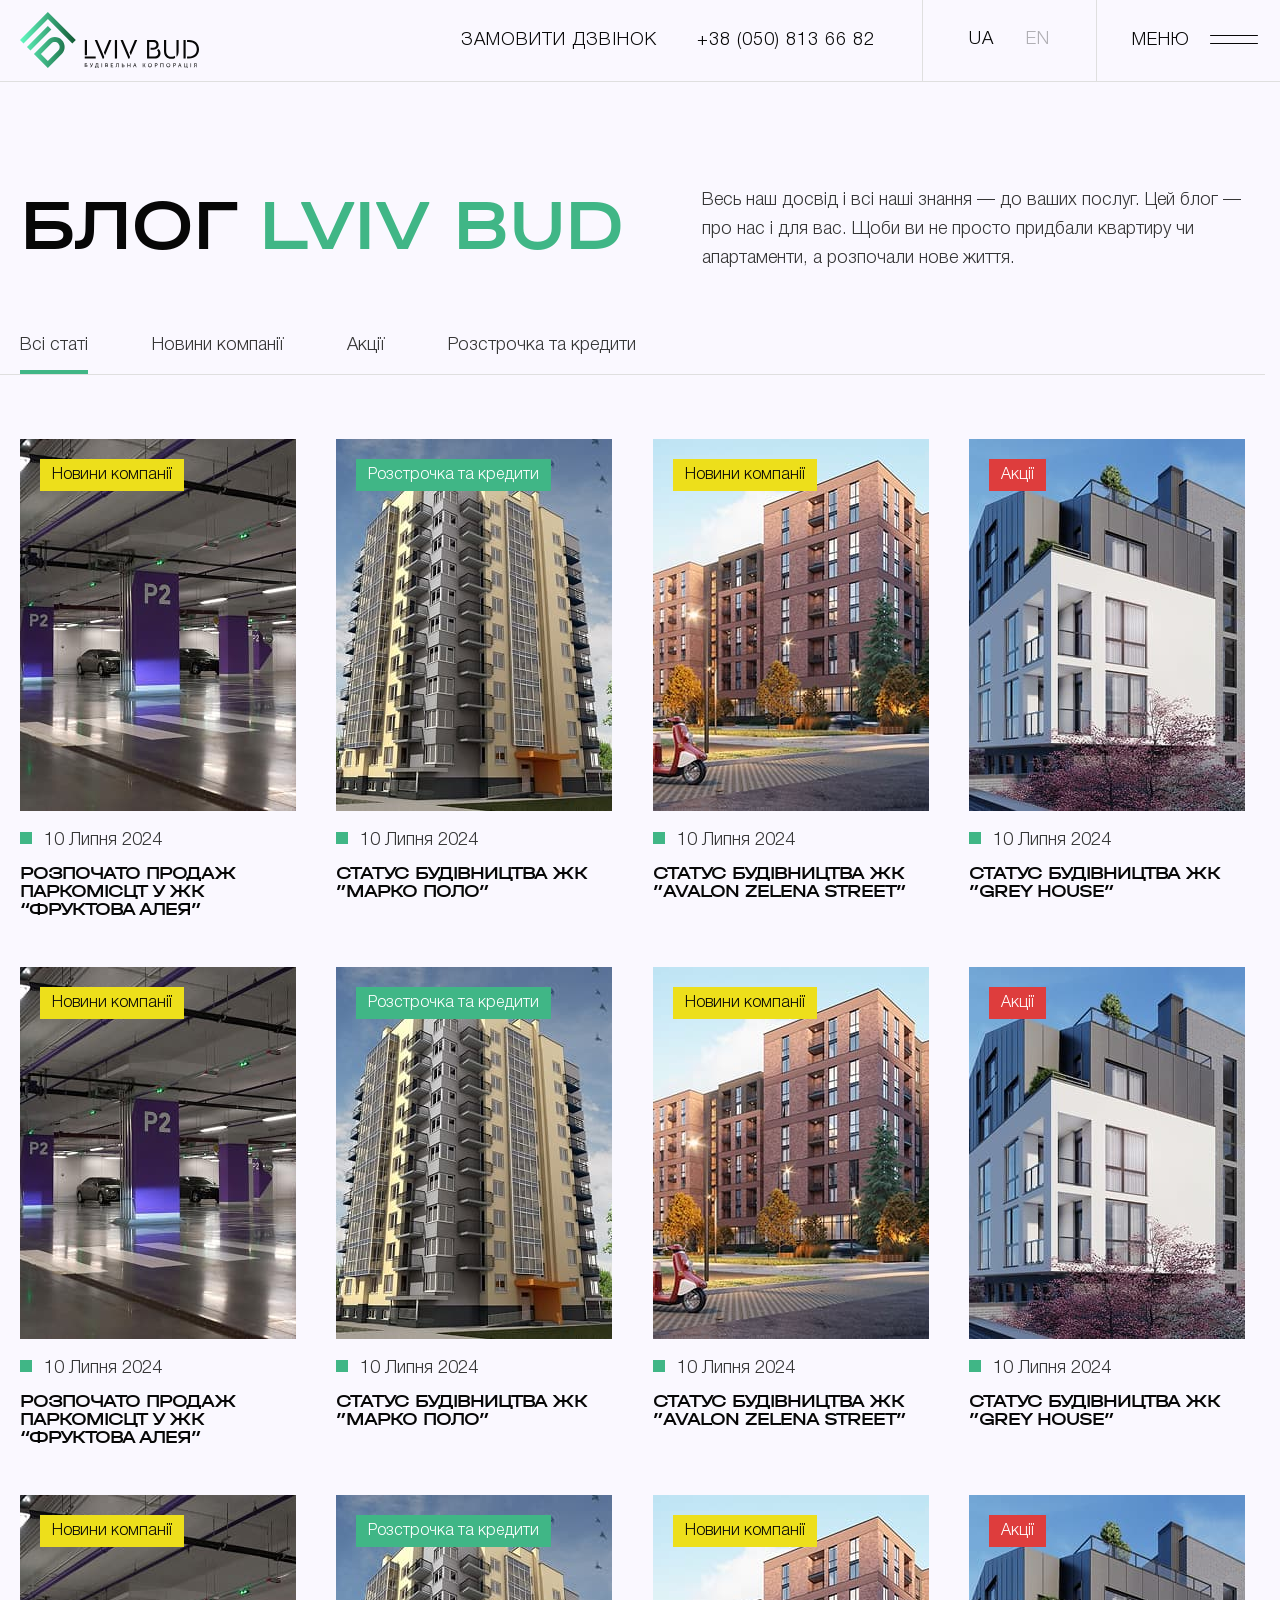
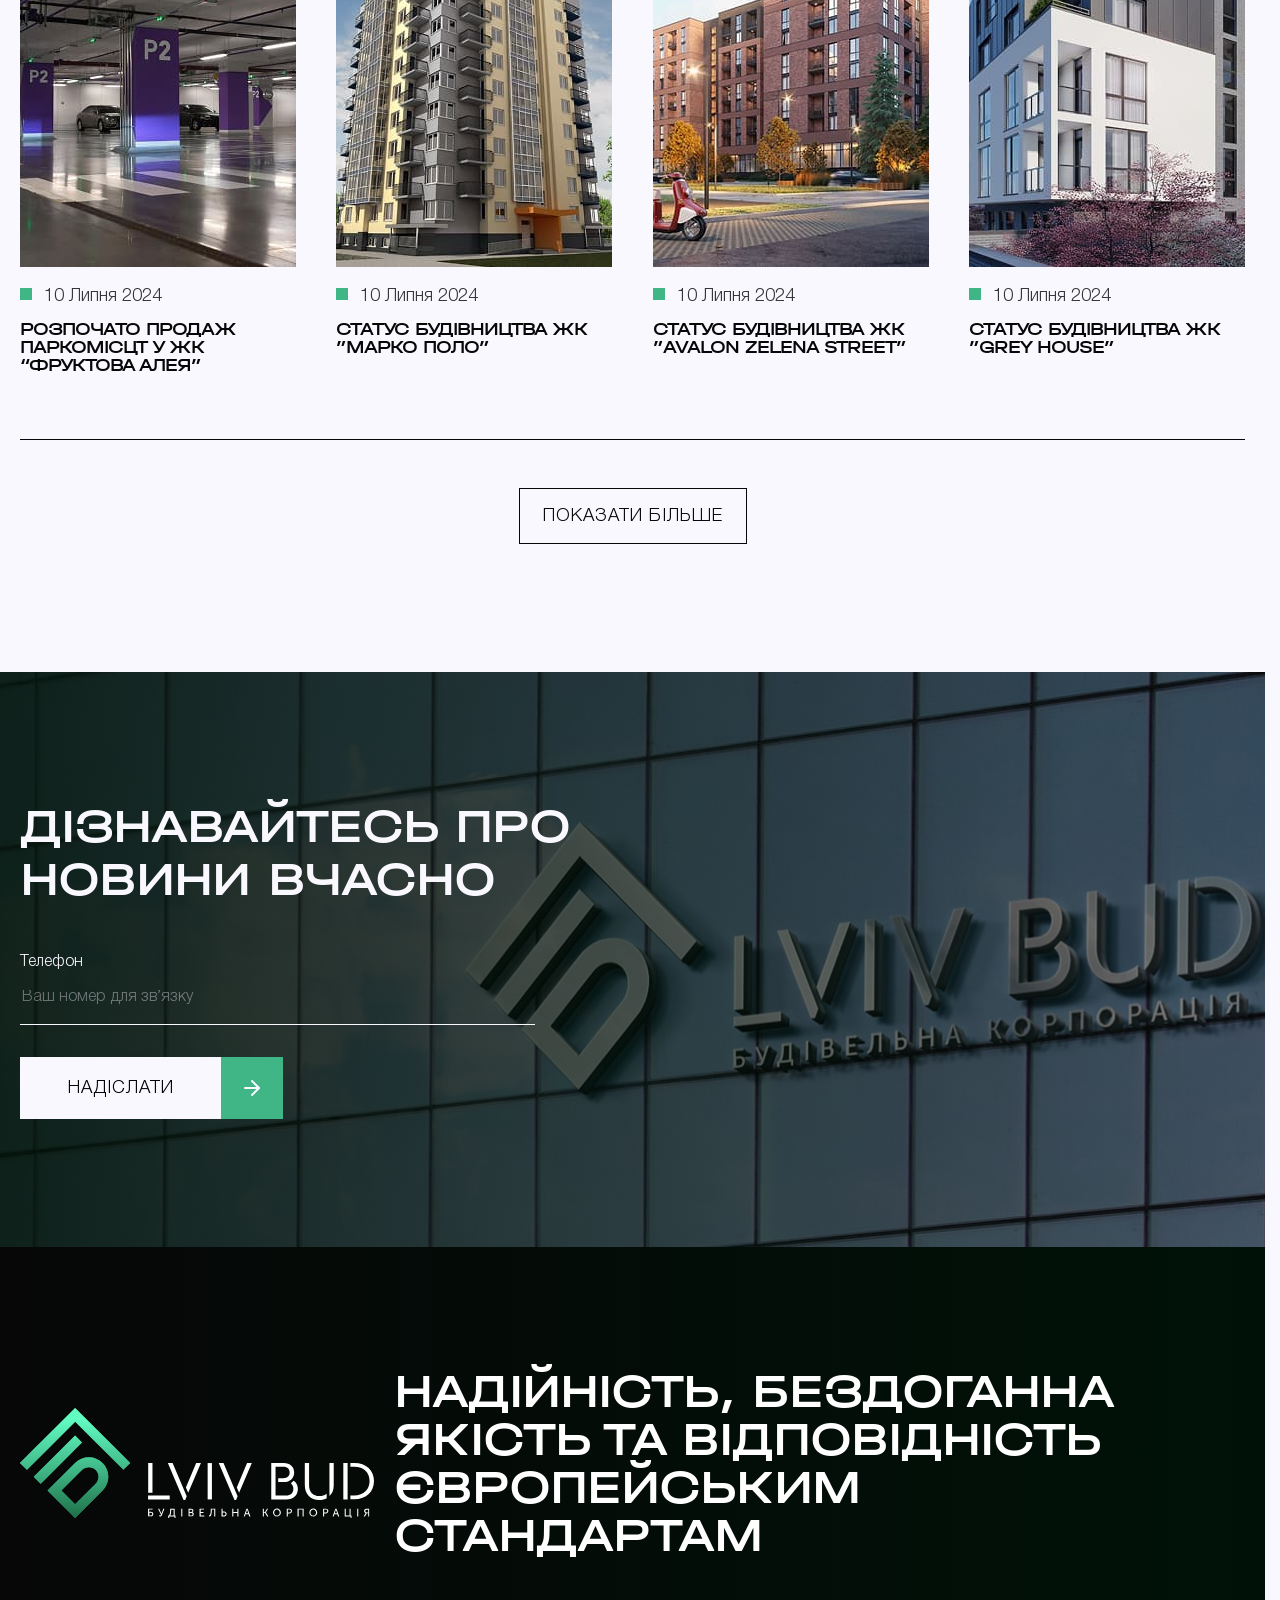
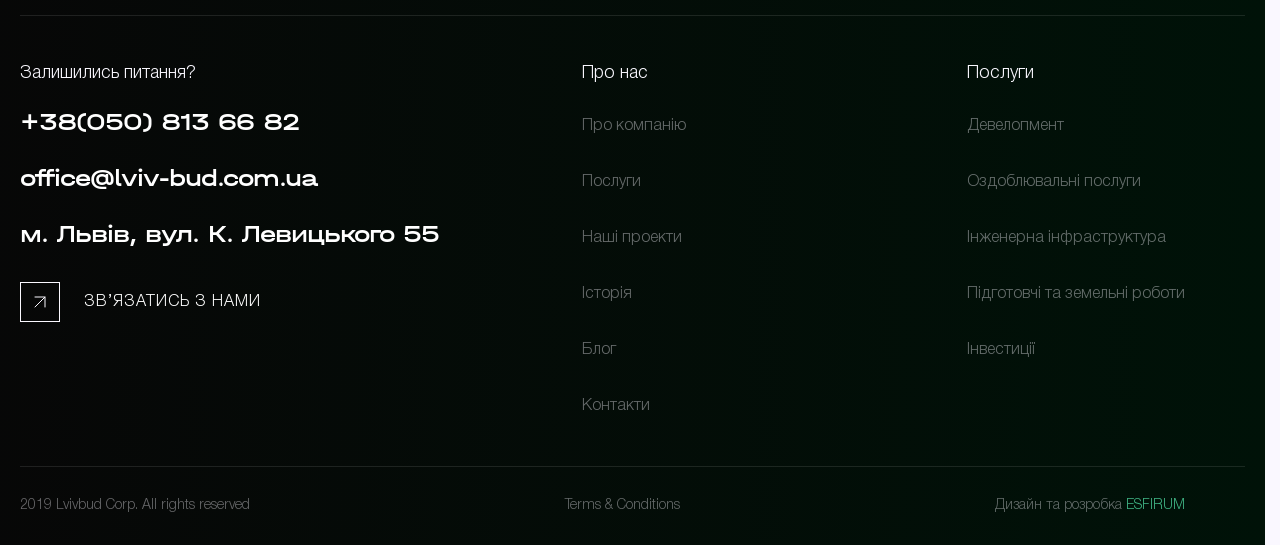
<file: blog.html>
<!DOCTYPE html>
<html lang="uk">

<head>
    <meta charset="UTF-8" />
    <meta name="viewport" content="width=device-width, initial-scale=1.0" />
    <meta name="theme-color" content="#070707">
    <meta name="apple-mobile-web-app-status-bar-style" content="black-translucent">
    <meta name="theme-color" content="#070707">
    <link rel="icon" href="./assets/images/icons/logo.svg" type="image/svg+xml" />
    <title>LvivBud | Blog</title>
    <link rel="stylesheet" href="https://cdn.jsdelivr.net/npm/swiper@11/swiper-bundle.min.css" />
    <link rel="stylesheet" href="./assets/css/style.min.css" />
    <script defer src="https://cdn.jsdelivr.net/npm/swiper@11/swiper-bundle.min.js"></script>
    <script defer type="module" src="./assets/scripts/main.js"></script>
</head>

<body>
    <div id="preloader">
        <img src="./assets/images/icons/logo-black.svg" alt="Logo">
    </div>
    <div class="aside-menu">
        <div class="aside-menu__inner">
            <div class="aside-menu__col col--menu">
                <nav class="aside-menu__nav">
                    <ul class="aside-menu__list aside-menu__list--main">
                        <li class="aside-menu__item">
                            <a href="javascript: void(0)" class="aside-menu__link">
                                <span>Про компанію</span>
                                <span>Про компанію</span>
                            </a>
                        </li>
                        <li class="aside-menu__item">
                            <a href="javascript: void(0)" class="aside-menu__link">
                                <span>послуги</span>
                                <span>послуги</span>
                            </a>
                        </li>
                        <li class="aside-menu__item">
                            <a href="javascript: void(0)" class="aside-menu__link">
                                <span>Наші проекти</span>
                                <span>Наші проекти</span>
                            </a>
                        </li>
                        <li class="aside-menu__item">
                            <a href="javascript: void(0)" class="aside-menu__link">
                                <span>для інвесторів</span>
                                <span>для інвесторів</span>
                            </a>
                        </li>
                        <li class="aside-menu__item">
                            <a href="javascript: void(0)" class="aside-menu__link">
                                <span>блог</span>
                                <span>блог</span>
                            </a>
                        </li>
                        <li class="aside-menu__item">
                            <a href="javascript: void(0)" class="aside-menu__link">
                                <span>Контакти</span>
                                <span>Контакти</span>
                            </a>
                        </li>
                    </ul>
                    <ul class="aside-menu__list aside-menu__list--secondary">
                        <li class="aside-menu__item">
                            <a href="javascript: void(0)" class="aside-menu__link">
                                Аналіз і концепції
                            </a>
                        </li>
                        <li class="aside-menu__item">
                            <a href="javascript: void(0)" class="aside-menu__link">
                                Архітектура
                            </a>
                        </li>
                        <li class="aside-menu__item">
                            <a href="javascript: void(0)" class="aside-menu__link">
                                Послуги генерального підряду
                            </a>
                        </li>
                        <li class="aside-menu__item">
                            <a href="javascript: void(0)" class="aside-menu__link">
                                Дизайн інтер’єрів
                            </a>
                        </li>
                        <li class="aside-menu__item">
                            <a href="javascript: void(0)" class="aside-menu__link">
                                Інвестиції
                            </a>
                        </li>
                    </ul>
                    <div class="aside-menu__links">
                        <a href="javascript: void(0)" class="js-open-modal">замовити дзвінок</a>
                        <a href="tel:+380508136682">
                            +38 (050) 813 66 82
                        </a>
                    </div>
                </nav>
            </div>
        </div>
        <div class="aside-menu__inner">
            <div class="aside-menu__col col--thumb">
                <img loading="lazy" src="./assets/images/bg-menu.jpg" alt="Thumbnail" />
            </div>
        </div>
    </div>
    <header class="header">
        <div class="container">
            <div class="header__panel">
                <a href="javascript: void(0)" class="header__logo">
                    <svg width="179" height="56" viewBox="0 0 179 56" fill="none" xmlns="http://www.w3.org/2000/svg">
                        <g clip-path="url(#clip0_207_585)">
                            <path
                                d="M66.9787 43.19H64.8144V28.0294H66.9787V43.19ZM75.6947 46.5394H64.7559V44.6002H75.6947V46.5394Z"
                                fill="white" />
                            <path
                                d="M84.2938 44.9528L83.5333 46.7744H82.7143L74.7588 27.9706H77.1571L84.2938 44.9528ZM85.0542 43.1899L83.8843 40.4281L89.0905 28.0294H91.4888L85.0542 43.1899Z"
                                fill="white" />
                            <path d="M94.8817 28.0294H97.046V46.5394H94.8817V28.0294Z" fill="white" />
                            <path
                                d="M110.032 44.9528L109.272 46.7744H108.453L100.497 27.9706H102.895L110.032 44.9528ZM110.792 43.1899L109.623 40.4281L114.829 28.0294H117.227L110.792 43.1899Z"
                                fill="white" />
                            <path
                                d="M140.509 41.1921C140.509 44.2477 138.345 46.5394 134.659 46.5394H127.055V28.0294H133.373C136.59 28.0294 138.637 30.0273 138.637 32.7891C138.637 35.5509 136.648 37.7251 133.373 37.7251H130.565V35.7272H133.197C135.303 35.7272 136.356 34.4932 136.356 32.8479C136.356 31.2026 135.303 29.9686 133.197 29.9686H129.219V44.5415H134.484C136.941 44.5415 138.228 43.0724 138.228 41.0745C138.228 39.9581 137.818 39.1354 136.941 38.3715L138.403 37.0787C139.807 38.0777 140.509 39.488 140.509 41.1921Z"
                                fill="white" />
                            <path
                                d="M144.019 39.1942V28.0295H146.183V39.3117C146.183 42.7787 148.23 44.8354 151.331 44.8354C152.852 44.8354 154.08 44.3065 155.074 43.6601V45.8931C154.138 46.4807 152.852 46.8333 151.331 46.8333C146.943 46.8333 144.019 43.8952 144.019 39.1942ZM156.478 28.0295H158.643V39.1942C158.643 41.8973 157.824 43.6601 156.478 44.8354V28.0295Z"
                                fill="white" />
                            <path
                                d="M165.662 46.5394H163.498V28.0295H165.662V46.5394ZM179 37.1963C179 42.5436 175.256 46.4807 168.997 46.4807H167.066V44.5415H168.997C173.91 44.5415 176.777 41.3684 176.777 37.1963C176.777 33.0242 173.91 29.9686 168.997 29.9686H167.066V28.0295H168.997C175.197 28.0295 179 31.849 179 37.1963Z"
                                fill="white" />
                            <path
                                d="M64.7559 55.1773V51.2403H67.0372V51.7104H65.2823V52.8268H66.1598C66.5108 52.8268 66.8032 52.9444 67.0372 53.1206C67.2712 53.2969 67.3882 53.5907 67.3882 54.0021C67.3882 54.3546 67.2712 54.6485 67.0372 54.8247C66.8032 55.001 66.5693 55.1185 66.2183 55.1185H64.7559V55.1773ZM65.3408 54.7072H66.1598C66.5693 54.7072 66.8617 54.4722 66.8617 54.0021C66.8617 53.532 66.5693 53.2969 66.1598 53.2969H65.3993V54.7072H65.3408Z"
                                fill="white" />
                            <path
                                d="M70.3711 54.5896C70.5466 54.7071 70.6636 54.7659 70.8391 54.7659C71.0731 54.7659 71.1901 54.6484 71.307 54.3546L69.7861 51.299H70.3711L71.307 53.2968L71.541 53.8257C71.5995 53.6494 71.658 53.4731 71.7165 53.2968L72.4185 51.299H73.0035L71.775 54.4721C71.5995 55.0009 71.2485 55.236 70.8976 55.236C70.6636 55.236 70.4296 55.1772 70.1956 55.0009L70.3711 54.5896Z"
                                fill="white" />
                            <path
                                d="M74.9346 54.7073H75.344C75.812 54.0022 75.929 53.1207 75.929 52.063V51.2404H78.2104V54.7073H78.6199V55.9413H78.1519V55.1774H75.461V55.9413H74.9346V54.7073ZM77.6839 54.7073V51.7692H76.4555V52.1218C76.4555 53.297 76.28 54.1784 75.929 54.7073H77.6839Z"
                                fill="white" />
                            <path d="M81.5439 55.1774V51.2404H82.0704V55.1774H81.5439Z" fill="white" />
                            <path
                                d="M85.2297 55.1773V51.2403H86.5752C87.2771 51.2403 87.6866 51.5928 87.6866 52.2392C87.6866 52.5918 87.5111 52.9444 87.2186 53.0619C87.6281 53.1794 87.8621 53.5907 87.8621 54.0021C87.8621 54.3546 87.7451 54.6485 87.5111 54.8247C87.2771 55.001 86.9846 55.1185 86.6337 55.1185H85.2297V55.1773ZM85.7562 52.9444H86.5752C86.9261 52.9444 87.1601 52.7093 87.1601 52.3567C87.1601 52.0042 86.9261 51.7691 86.5752 51.7691H85.7562V52.9444ZM85.7562 54.7072H86.6337C87.0431 54.7072 87.2771 54.4134 87.2771 54.0608C87.2771 53.6495 86.9846 53.4145 86.6337 53.4145H85.7562V54.7072Z"
                                fill="white" />
                            <path
                                d="M90.7869 55.1773V51.2403H93.0683V51.7104H91.3719V52.9444H92.7758V53.4732H91.3719V54.7072H93.1853V55.1773H90.7869Z"
                                fill="white" />
                            <path
                                d="M95.584 54.7073C96.2274 54.5898 96.4614 53.8259 96.4614 52.1805V51.2404H98.7428V55.1774H98.2163V51.7105H96.9879V52.1805C96.9879 53.1795 96.8709 53.9434 96.6954 54.4135C96.4614 54.9424 96.1105 55.1774 95.584 55.2362V54.7073Z"
                                fill="white" />
                            <path
                                d="M101.901 55.1773V51.2403H102.428V52.7093H103.247C103.598 52.7093 103.89 52.8268 104.124 53.0619C104.358 53.2969 104.475 53.5907 104.475 53.9433C104.475 54.2959 104.358 54.5897 104.124 54.8247C103.89 55.0598 103.598 55.1773 103.305 55.1773H101.901ZM102.486 54.7072H103.247C103.715 54.7072 103.949 54.4134 103.949 54.0021C103.949 53.532 103.656 53.2382 103.247 53.2382H102.486V54.7072Z"
                                fill="white" />
                            <path
                                d="M107.342 55.1774V51.2404H107.868V52.9444H109.916V51.2404H110.442V55.1774H109.916V53.4733H107.868V55.1774H107.342Z"
                                fill="white" />
                            <path
                                d="M113.133 55.1773L114.537 51.2403H115.122L116.525 55.1773H115.94L115.531 54.0608H114.069L113.659 55.1773H113.133ZM114.244 53.5907H115.414L115.005 52.3567L114.829 51.7691C114.771 52.0042 114.712 52.1805 114.654 52.3567L114.244 53.5907Z"
                                fill="white" />
                            <path
                                d="M122.784 55.1774V51.2404H123.311V52.8857H123.896L124.89 51.2404H125.475L124.364 53.1207L125.592 55.1774H124.949L123.896 53.3558H123.311V55.1774H122.784Z"
                                fill="white" />
                            <path
                                d="M128.518 51.7691C128.927 51.3578 129.395 51.1815 129.922 51.1815C130.448 51.1815 130.974 51.3578 131.325 51.7691C131.735 52.1805 131.91 52.6506 131.91 53.1794C131.91 53.767 131.735 54.2371 131.325 54.6485C130.916 55.0598 130.448 55.2361 129.922 55.2361C129.395 55.2361 128.869 55.0598 128.518 54.6485C128.167 54.2371 127.933 53.767 127.933 53.1794C127.933 52.6506 128.167 52.1805 128.518 51.7691ZM128.927 54.2959C129.22 54.5897 129.571 54.766 129.922 54.766C130.272 54.766 130.682 54.5897 130.916 54.2959C131.208 54.0021 131.325 53.6495 131.325 53.1794C131.325 52.7681 131.208 52.4155 130.916 52.1217C130.623 51.8279 130.331 51.7104 129.922 51.7104C129.512 51.7104 129.161 51.8279 128.927 52.1217C128.635 52.4155 128.518 52.7681 128.518 53.1794C128.518 53.6495 128.635 54.0021 128.927 54.2959Z"
                                fill="white" />
                            <path
                                d="M134.893 55.1773V51.2403H136.297C136.648 51.2403 136.941 51.3578 137.175 51.5928C137.409 51.8279 137.526 52.1217 137.526 52.4743C137.526 52.8268 137.409 53.1206 137.175 53.3557C136.941 53.5907 136.648 53.7083 136.297 53.7083H135.42V55.1773H134.893ZM135.42 53.2382H136.239C136.707 53.2382 136.999 52.9444 136.999 52.4743C136.999 52.0042 136.707 51.7104 136.239 51.7104H135.42V53.2382Z"
                                fill="white" />
                            <path d="M140.334 55.1774V51.2404H143.434V55.1774H142.908V51.7105H140.919V55.1774H140.334Z"
                                fill="white" />
                            <path
                                d="M146.886 51.7691C147.295 51.3578 147.763 51.1815 148.29 51.1815C148.816 51.1815 149.343 51.3578 149.694 51.7691C150.103 52.1805 150.279 52.6506 150.279 53.1794C150.279 53.767 150.103 54.2371 149.694 54.6485C149.284 55.0598 148.816 55.2361 148.29 55.2361C147.763 55.2361 147.237 55.0598 146.886 54.6485C146.535 54.2371 146.301 53.767 146.301 53.1794C146.301 52.6506 146.535 52.1805 146.886 51.7691ZM147.295 54.2959C147.588 54.5897 147.939 54.766 148.29 54.766C148.641 54.766 149.05 54.5897 149.284 54.2959C149.577 54.0021 149.694 53.6495 149.694 53.1794C149.694 52.7681 149.577 52.4155 149.284 52.1217C148.992 51.8279 148.699 51.7104 148.29 51.7104C147.88 51.7104 147.529 51.8279 147.295 52.1217C147.003 52.4155 146.886 52.7681 146.886 53.1794C146.886 53.6495 147.003 54.0021 147.295 54.2959Z"
                                fill="white" />
                            <path
                                d="M153.262 55.1774V51.2404H154.666C155.017 51.2404 155.309 51.3579 155.543 51.5929C155.777 51.828 155.894 52.1218 155.894 52.4744C155.894 52.8269 155.777 53.1207 155.543 53.3558C155.309 53.5908 155.017 53.7084 154.666 53.7084H153.788V55.1774H153.262ZM153.788 53.2383H154.607C155.075 53.2383 155.368 52.9445 155.368 52.4744C155.368 52.0043 155.075 51.7105 154.607 51.7105H153.788V53.2383Z"
                                fill="white" />
                            <path
                                d="M158.059 55.1774L159.463 51.2404H160.047L161.451 55.1774H160.866L160.457 54.0609H158.995L158.585 55.1774H158.059ZM159.17 53.5908H160.34L159.93 52.3568L159.755 51.7692C159.696 52.0043 159.638 52.1805 159.579 52.3568L159.17 53.5908Z"
                                fill="white" />
                            <path
                                d="M164.2 55.1773V51.2403H164.727V54.7072H166.657V51.2403H167.184V54.7072H167.652V55.9412H167.184V55.1773H164.2Z"
                                fill="white" />
                            <path d="M170.518 55.1774V51.2404H171.044V55.1774H170.518Z" fill="white" />
                            <path
                                d="M173.794 55.1773L174.671 53.7083L174.788 53.532C174.32 53.3557 174.028 52.9444 174.028 52.4155C174.028 51.9454 174.262 51.5341 174.613 51.3578C174.788 51.299 175.022 51.2403 175.315 51.2403H176.543V55.1773H176.075V53.5907H175.373L174.437 55.1773H173.794ZM176.075 53.1794V51.7691H175.432C175.198 51.7691 175.022 51.7691 174.905 51.8866C174.671 52.0042 174.613 52.1805 174.613 52.4743C174.613 52.9444 174.905 53.1794 175.315 53.1794H176.075Z"
                                fill="white" />
                            <path
                                d="M20.8833 42.0147L31.2957 31.5551C33.2261 29.6159 36.385 29.6159 38.2569 31.5551C40.1873 33.4942 40.1873 36.6086 38.2569 38.6065L27.8444 49.0073L20.8833 42.0147ZM27.8444 28.0294L13.9222 42.0147L27.8444 56L41.7667 42.0147C45.6274 38.1364 45.6274 31.8489 41.7667 27.9706C39.8363 26.0315 37.3209 25.0913 34.8056 25.0913C32.2902 25.0913 29.7748 26.0902 27.8444 28.0294ZM6.96111 35.022L10.4709 38.5477L31.3542 17.5698L27.8444 14.0441L6.96111 35.022ZM27.8444 0L0 27.9706L3.5098 31.4963L27.9029 6.99265L52.2961 31.4963L55.8059 27.9706L27.8444 0Z"
                                fill="url(#paint0_linear_207_585)" />
                            <mask id="mask0_207_585" style="mask-type: luminance" maskUnits="userSpaceOnUse" x="0" y="0"
                                width="56" height="56">
                                <path
                                    d="M20.8833 42.0147L31.2957 31.5551C33.2261 29.6159 36.385 29.6159 38.2569 31.5551C40.1873 33.4942 40.1873 36.6086 38.2569 38.6065L27.8444 49.0073L20.8833 42.0147ZM27.8444 28.0294L13.9222 42.0147L27.8444 56L41.7667 42.0147C45.6274 38.1364 45.6274 31.8489 41.7667 27.9706C39.8363 26.0315 37.3209 25.0913 34.8056 25.0913C32.2902 25.0913 29.7748 26.0902 27.8444 28.0294ZM6.96111 35.022L10.4709 38.5477L31.3542 17.5698L27.8444 14.0441L6.96111 35.022ZM27.8444 0L0 27.9706L3.5098 31.4963L27.9029 6.99265L52.2961 31.4963L55.8059 27.9706L27.8444 0Z"
                                    fill="white" />
                            </mask>
                            <g mask="url(#mask0_207_585)">
                                <path d="M55.7474 0H0V56H55.7474V0Z" fill="url(#paint1_linear_207_585)" />
                            </g>
                        </g>
                        <defs>
                            <linearGradient id="paint0_linear_207_585" x1="0" y1="27.9985" x2="55.7435" y2="27.9985"
                                gradientUnits="userSpaceOnUse">
                                <stop stop-color="#62FCC3" />
                                <stop offset="0.438" stop-color="#40B686" />
                                <stop offset="1" stop-color="#115732" />
                            </linearGradient>
                            <linearGradient id="paint1_linear_207_585" x1="27.8753" y1="5.52106" x2="27.8753"
                                y2="65.0526" gradientUnits="userSpaceOnUse">
                                <stop stop-color="#62FCC3" />
                                <stop offset="0.438" stop-color="#40B686" />
                                <stop offset="1" stop-color="#115732" />
                            </linearGradient>
                            <clipPath id="clip0_207_585">
                                <rect width="179" height="56" fill="white" />
                            </clipPath>
                        </defs>
                    </svg>
                </a>
                <div class="header__info">
                    <div class="header__call">
                        <a href="javascript: void(0)" class="js-open-modal">замовити дзвінок</a>
                        <a href="tel:+380508136682">
                            +38 (050) 813 66 82
                        </a>
                    </div>
                    <ul class="header__lang">
                        <li class="header__lang-item">
                            <a href="javascript: void(0)" class="header__lang-link lang--active">ua</a>
                        </li>
                        <li class="header__lang-item">
                            <a href="javascript: void(0)" class="header__lang-link">en</a>
                        </li>
                    </ul>
                    <button class="header__menu js-button">
                        <span class="header__menu-text">Меню</span>
                        <span class="header__menu-btn"></span>
                    </button>
                </div>
            </div>
        </div>
    </header>
    <div class="feedback-modal js-feedback-modal">
        <div class="feedback-modal__wrapper">
            <div class="form-box">
                <button class="form-box__close js-close-modal">
                    <svg width="28" height="28" viewBox="0 0 28 28" fill="none" xmlns="http://www.w3.org/2000/svg">
                        <g clip-path="url(#clip0_313_3256)">
                            <path d="M21.875 6.125L6.125 21.875" stroke="#FAF8FF" stroke-width="2"
                                stroke-linecap="round" stroke-linejoin="round" />
                            <path d="M21.875 21.875L6.125 6.125" stroke="#FAF8FF" stroke-width="2"
                                stroke-linecap="round" stroke-linejoin="round" />
                        </g>
                        <defs>
                            <clipPath id="clip0_313_3256">
                                <rect width="28" height="28" fill="white" />
                            </clipPath>
                        </defs>
                    </svg>
                </button>
                <h3 class="form-box__title">
                    Передзвоніть мені
                </h3>
                <p class="form-box__subtitle">
                    Звертаємо вашу увагу, що режим роботи служби підтримки з 10:00 до 17:00 (Пн.-Пт.). Сб.-Нд.: вихідні
                    дні
                </p>
                <form class="form-box__review js-form">
                    <div class="form-box__field">
                        <label class="form-box__label" for="nameFieldModal">Як до вас звертатись?</label>
                        <input class="form-box__input" type="text" name="name" id="nameFieldModal"
                            placeholder="Ім’я та Прізвище" />
                    </div>

                    <div class="form-box__field">
                        <label class="form-box__label" for="phoneFieldModal">Телефон</label>
                        <input class="form__item-input" type="tel" name="phone" id="phoneFieldModal" autocomplete="tel"
                            placeholder="Ваш номер для зв’язку" />
                    </div>

                    <div class="form-box__check">
                        <input class="form-box__radio" type="checkbox" id="checkBoxModal" />
                        <label class="form-box__check-label" for="checkBoxModal">
                            <p class="form-box__check-text">
                                Я погоджуюсь з
                                <a href="#">Умовами</a> та
                                <a href="#">Політикою конфіденційності</a>
                            </p>
                        </label>
                    </div>
                    <button class="form-box__submit" type="submit">
                        <div class="text-wrapper">
                            <div class="text-wrapper__items">
                                <span>надіслати</span>
                                <span>надіслати</span>
                            </div>
                        </div>
                        <div class="img-wrapper">
                            <div class="img-wrapper__items">
                                <img width="24" height="24" src="./assets/images/icons/ico-arrow-right.svg"
                                    alt="Icon" />
                                <img width="24" height="24" src="./assets/images/icons/ico-arrow-right.svg"
                                    alt="Icon" />
                            </div>
                        </div>
                    </button>
                </form>
            </div>
        </div>
    </div>
    <main class="main main--blog">
        <section class="about animation--simple">
            <div class="container">
                <div class="about__head">
                    <h2 class="h2 about__title">
                        Блог <span>lviv bud</span>
                    </h2>
                    <p class="about__descr">
                        Весь наш досвід і всі наші знання — до ваших послуг. Цей блог — про нас і для вас. Щоби ви не
                        просто
                        придбали квартиру чи апартаменти, а розпочали нове життя.
                    </p>
                </div>
            </div>
        </section>
        <div class="filter animation--simple">
            <div class="container">
                <span class="filter__item js-filter">Всі статі</span>
                <span class="filter__item js-filter">Новини компанії</span>
                <span class="filter__item js-filter">Акції</span>
                <span class="filter__item js-filter">Розстрочка та кредити</span>
            </div>
        </div>
        <section class="blog">
            <div class="container">
                <div class="blog__cards">
                    <a href="javascript: void(0)" class="animation--simple blog-card blog-card--news">
                        <div class="blog-card__row">
                            <div class="blog-card__thumb">
                                <img loading="lazy" src="./assets/images/blog_1.jpg" alt="Thumb">
                            </div>
                            <span class="blog-card__status">Новини компанії</span>
                            <span class="blog-card__cta">
                                <svg width="28" height="28" viewBox="0 0 28 28" fill="none"
                                    xmlns="http://www.w3.org/2000/svg">
                                    <path d="M5.75042 13.9999L22.2496 13.9999" stroke="#FAF8FF" stroke-width="2"
                                        stroke-linecap="round" stroke-linejoin="round" />
                                    <path d="M14 5.75035L22.2496 13.9999L14 22.2495" stroke="#FAF8FF" stroke-width="2"
                                        stroke-linecap="round" stroke-linejoin="round" />
                                </svg>
                            </span>
                        </div>
                        <div class="blog-card__row">
                            <span class="blog-card__date">10 Липня 2024</span>
                            <h3 class="blog-card__title">
                                розпочато продаж паркомісцт у жк “фруктова алея”
                            </h3>
                        </div>
                    </a>
                    <a href="javascript: void(0)" class="animation--simple blog-card blog-card--credit">
                        <div class="blog-card__row">
                            <div class="blog-card__thumb">
                                <img loading="lazy" src="./assets/images/blog_2.jpg" alt="Thumb">
                            </div>
                            <span class="blog-card__status">Розстрочка та кредити</span>
                            <span class="blog-card__cta">
                                <svg width="28" height="28" viewBox="0 0 28 28" fill="none"
                                    xmlns="http://www.w3.org/2000/svg">
                                    <path d="M5.75042 13.9999L22.2496 13.9999" stroke="#FAF8FF" stroke-width="2"
                                        stroke-linecap="round" stroke-linejoin="round" />
                                    <path d="M14 5.75035L22.2496 13.9999L14 22.2495" stroke="#FAF8FF" stroke-width="2"
                                        stroke-linecap="round" stroke-linejoin="round" />
                                </svg>
                            </span>
                        </div>
                        <div class="blog-card__row">
                            <span class="blog-card__date">10 Липня 2024</span>
                            <h3 class="blog-card__title">
                                статус будівництва жк ”марко поло”
                            </h3>
                        </div>
                    </a>
                    <a href="javascript: void(0)" class="animation--simple blog-card blog-card--news">
                        <div class="blog-card__row">
                            <div class="blog-card__thumb">
                                <img loading="lazy" src="./assets/images/blog_3.jpg" alt="Thumb">
                            </div>
                            <span class="blog-card__status">Новини компанії</span>
                            <span class="blog-card__cta">
                                <svg width="28" height="28" viewBox="0 0 28 28" fill="none"
                                    xmlns="http://www.w3.org/2000/svg">
                                    <path d="M5.75042 13.9999L22.2496 13.9999" stroke="#FAF8FF" stroke-width="2"
                                        stroke-linecap="round" stroke-linejoin="round" />
                                    <path d="M14 5.75035L22.2496 13.9999L14 22.2495" stroke="#FAF8FF" stroke-width="2"
                                        stroke-linecap="round" stroke-linejoin="round" />
                                </svg>
                            </span>
                        </div>
                        <div class="blog-card__row">
                            <span class="blog-card__date">10 Липня 2024</span>
                            <h3 class="blog-card__title">
                                статус будівництва жк ”avalon zelena street”
                            </h3>
                        </div>
                    </a>
                    <a href="javascript: void(0)" class="animation--simple blog-card blog-card--stock">
                        <div class="blog-card__row">
                            <div class="blog-card__thumb">
                                <img loading="lazy" src="./assets/images/blog_4.jpg" alt="Thumb">
                            </div>
                            <span class="blog-card__status">Акції</span>
                            <span class="blog-card__cta">
                                <svg width="28" height="28" viewBox="0 0 28 28" fill="none"
                                    xmlns="http://www.w3.org/2000/svg">
                                    <path d="M5.75042 13.9999L22.2496 13.9999" stroke="#FAF8FF" stroke-width="2"
                                        stroke-linecap="round" stroke-linejoin="round" />
                                    <path d="M14 5.75035L22.2496 13.9999L14 22.2495" stroke="#FAF8FF" stroke-width="2"
                                        stroke-linecap="round" stroke-linejoin="round" />
                                </svg>
                            </span>
                        </div>
                        <div class="blog-card__row">
                            <span class="blog-card__date">10 Липня 2024</span>
                            <h3 class="blog-card__title">
                                статус будівництва жк ”grey house”
                            </h3>
                        </div>
                    </a>
                    <a href="javascript: void(0)" class="animation--simple blog-card blog-card--news">
                        <div class="blog-card__row">
                            <div class="blog-card__thumb">
                                <img loading="lazy" src="./assets/images/blog_1.jpg" alt="Thumb">
                            </div>
                            <span class="blog-card__status">Новини компанії</span>
                            <span class="blog-card__cta">
                                <svg width="28" height="28" viewBox="0 0 28 28" fill="none"
                                    xmlns="http://www.w3.org/2000/svg">
                                    <path d="M5.75042 13.9999L22.2496 13.9999" stroke="#FAF8FF" stroke-width="2"
                                        stroke-linecap="round" stroke-linejoin="round" />
                                    <path d="M14 5.75035L22.2496 13.9999L14 22.2495" stroke="#FAF8FF" stroke-width="2"
                                        stroke-linecap="round" stroke-linejoin="round" />
                                </svg>
                            </span>
                        </div>
                        <div class="blog-card__row">
                            <span class="blog-card__date">10 Липня 2024</span>
                            <h3 class="blog-card__title">
                                розпочато продаж паркомісцт у жк “фруктова алея”
                            </h3>
                        </div>
                    </a>
                    <a href="javascript: void(0)" class="animation--simple blog-card blog-card--credit">
                        <div class="blog-card__row">
                            <div class="blog-card__thumb">
                                <img loading="lazy" src="./assets/images/blog_2.jpg" alt="Thumb">
                            </div>
                            <span class="blog-card__status">Розстрочка та кредити</span>
                            <span class="blog-card__cta">
                                <svg width="28" height="28" viewBox="0 0 28 28" fill="none"
                                    xmlns="http://www.w3.org/2000/svg">
                                    <path d="M5.75042 13.9999L22.2496 13.9999" stroke="#FAF8FF" stroke-width="2"
                                        stroke-linecap="round" stroke-linejoin="round" />
                                    <path d="M14 5.75035L22.2496 13.9999L14 22.2495" stroke="#FAF8FF" stroke-width="2"
                                        stroke-linecap="round" stroke-linejoin="round" />
                                </svg>
                            </span>
                        </div>
                        <div class="blog-card__row">
                            <span class="blog-card__date">10 Липня 2024</span>
                            <h3 class="blog-card__title">
                                статус будівництва жк ”марко поло”
                            </h3>
                        </div>
                    </a>
                    <a href="javascript: void(0)" class="animation--simple blog-card blog-card--news">
                        <div class="blog-card__row">
                            <div class="blog-card__thumb">
                                <img loading="lazy" src="./assets/images/blog_3.jpg" alt="Thumb">
                            </div>
                            <span class="blog-card__status">Новини компанії</span>
                            <span class="blog-card__cta">
                                <svg width="28" height="28" viewBox="0 0 28 28" fill="none"
                                    xmlns="http://www.w3.org/2000/svg">
                                    <path d="M5.75042 13.9999L22.2496 13.9999" stroke="#FAF8FF" stroke-width="2"
                                        stroke-linecap="round" stroke-linejoin="round" />
                                    <path d="M14 5.75035L22.2496 13.9999L14 22.2495" stroke="#FAF8FF" stroke-width="2"
                                        stroke-linecap="round" stroke-linejoin="round" />
                                </svg>
                            </span>
                        </div>
                        <div class="blog-card__row">
                            <span class="blog-card__date">10 Липня 2024</span>
                            <h3 class="blog-card__title">
                                статус будівництва жк ”avalon zelena street”
                            </h3>
                        </div>
                    </a>
                    <a href="javascript: void(0)" class="animation--simple blog-card blog-card--stock">
                        <div class="blog-card__row">
                            <div class="blog-card__thumb">
                                <img loading="lazy" src="./assets/images/blog_4.jpg" alt="Thumb">
                            </div>
                            <span class="blog-card__status">Акції</span>
                            <span class="blog-card__cta">
                                <svg width="28" height="28" viewBox="0 0 28 28" fill="none"
                                    xmlns="http://www.w3.org/2000/svg">
                                    <path d="M5.75042 13.9999L22.2496 13.9999" stroke="#FAF8FF" stroke-width="2"
                                        stroke-linecap="round" stroke-linejoin="round" />
                                    <path d="M14 5.75035L22.2496 13.9999L14 22.2495" stroke="#FAF8FF" stroke-width="2"
                                        stroke-linecap="round" stroke-linejoin="round" />
                                </svg>
                            </span>
                        </div>
                        <div class="blog-card__row">
                            <span class="blog-card__date">10 Липня 2024</span>
                            <h3 class="blog-card__title">
                                статус будівництва жк ”grey house”
                            </h3>
                        </div>
                    </a>
                    <a href="javascript: void(0)" class="animation--simple blog-card blog-card--news">
                        <div class="blog-card__row">
                            <div class="blog-card__thumb">
                                <img loading="lazy" src="./assets/images/blog_1.jpg" alt="Thumb">
                            </div>
                            <span class="blog-card__status">Новини компанії</span>
                            <span class="blog-card__cta">
                                <svg width="28" height="28" viewBox="0 0 28 28" fill="none"
                                    xmlns="http://www.w3.org/2000/svg">
                                    <path d="M5.75042 13.9999L22.2496 13.9999" stroke="#FAF8FF" stroke-width="2"
                                        stroke-linecap="round" stroke-linejoin="round" />
                                    <path d="M14 5.75035L22.2496 13.9999L14 22.2495" stroke="#FAF8FF" stroke-width="2"
                                        stroke-linecap="round" stroke-linejoin="round" />
                                </svg>
                            </span>
                        </div>
                        <div class="blog-card__row">
                            <span class="blog-card__date">10 Липня 2024</span>
                            <h3 class="blog-card__title">
                                розпочато продаж паркомісцт у жк “фруктова алея”
                            </h3>
                        </div>
                    </a>
                    <a href="javascript: void(0)" class="animation--simple blog-card blog-card--credit">
                        <div class="blog-card__row">
                            <div class="blog-card__thumb">
                                <img loading="lazy" src="./assets/images/blog_2.jpg" alt="Thumb">
                            </div>
                            <span class="blog-card__status">Розстрочка та кредити</span>
                            <span class="blog-card__cta">
                                <svg width="28" height="28" viewBox="0 0 28 28" fill="none"
                                    xmlns="http://www.w3.org/2000/svg">
                                    <path d="M5.75042 13.9999L22.2496 13.9999" stroke="#FAF8FF" stroke-width="2"
                                        stroke-linecap="round" stroke-linejoin="round" />
                                    <path d="M14 5.75035L22.2496 13.9999L14 22.2495" stroke="#FAF8FF" stroke-width="2"
                                        stroke-linecap="round" stroke-linejoin="round" />
                                </svg>
                            </span>
                        </div>
                        <div class="blog-card__row">
                            <span class="blog-card__date">10 Липня 2024</span>
                            <h3 class="blog-card__title">
                                статус будівництва жк ”марко поло”
                            </h3>
                        </div>
                    </a>
                    <a href="javascript: void(0)" class="animation--simple blog-card blog-card--news">
                        <div class="blog-card__row">
                            <div class="blog-card__thumb">
                                <img loading="lazy" src="./assets/images/blog_3.jpg" alt="Thumb">
                            </div>
                            <span class="blog-card__status">Новини компанії</span>
                            <span class="blog-card__cta">
                                <svg width="28" height="28" viewBox="0 0 28 28" fill="none"
                                    xmlns="http://www.w3.org/2000/svg">
                                    <path d="M5.75042 13.9999L22.2496 13.9999" stroke="#FAF8FF" stroke-width="2"
                                        stroke-linecap="round" stroke-linejoin="round" />
                                    <path d="M14 5.75035L22.2496 13.9999L14 22.2495" stroke="#FAF8FF" stroke-width="2"
                                        stroke-linecap="round" stroke-linejoin="round" />
                                </svg>
                            </span>
                        </div>
                        <div class="blog-card__row">
                            <span class="blog-card__date">10 Липня 2024</span>
                            <h3 class="blog-card__title">
                                статус будівництва жк ”avalon zelena street”
                            </h3>
                        </div>
                    </a>
                    <a href="javascript: void(0)" class="animation--simple blog-card blog-card--stock">
                        <div class="blog-card__row">
                            <div class="blog-card__thumb">
                                <img loading="lazy" src="./assets/images/blog_4.jpg" alt="Thumb">
                            </div>
                            <span class="blog-card__status">Акції</span>
                            <span class="blog-card__cta">
                                <svg width="28" height="28" viewBox="0 0 28 28" fill="none"
                                    xmlns="http://www.w3.org/2000/svg">
                                    <path d="M5.75042 13.9999L22.2496 13.9999" stroke="#FAF8FF" stroke-width="2"
                                        stroke-linecap="round" stroke-linejoin="round" />
                                    <path d="M14 5.75035L22.2496 13.9999L14 22.2495" stroke="#FAF8FF" stroke-width="2"
                                        stroke-linecap="round" stroke-linejoin="round" />
                                </svg>
                            </span>
                        </div>
                        <div class="blog-card__row">
                            <span class="blog-card__date">10 Липня 2024</span>
                            <h3 class="blog-card__title">
                                статус будівництва жк ”grey house”
                            </h3>
                        </div>
                    </a>
                    <a href="javascript: void(0)" class="animation--simple blog-card blog-card--stock">
                        <div class="blog-card__row">
                            <div class="blog-card__thumb">
                                <img loading="lazy" src="./assets/images/blog_4.jpg" alt="Thumb">
                            </div>
                            <span class="blog-card__status">Акції</span>
                            <span class="blog-card__cta">
                                <svg width="28" height="28" viewBox="0 0 28 28" fill="none"
                                    xmlns="http://www.w3.org/2000/svg">
                                    <path d="M5.75042 13.9999L22.2496 13.9999" stroke="#FAF8FF" stroke-width="2"
                                        stroke-linecap="round" stroke-linejoin="round" />
                                    <path d="M14 5.75035L22.2496 13.9999L14 22.2495" stroke="#FAF8FF" stroke-width="2"
                                        stroke-linecap="round" stroke-linejoin="round" />
                                </svg>
                            </span>
                        </div>
                        <div class="blog-card__row">
                            <span class="blog-card__date">10 Липня 2024</span>
                            <h3 class="blog-card__title">
                                статус будівництва жк ”grey house”
                            </h3>
                        </div>
                    </a>
                </div>
                <button class="blog__more js-more animation--simple">
                    показати більше
                </button>
            </div>
        </section>
        <section class="form">
            <img src="./assets/images/bg-blog.jpg" alt="BG-thumb" class="bg-thumbnail">
            <div class="container">
                <h3 class="form__title animation--simple">дізнавайтесь про новини вчасно</h3>
                <form class="form__item js-form animation--simple">
                    <div class="form__item-field">
                        <label class="form__item-label" for="phoneField">Телефон</label>
                        <input class="form__item-input" type="tel" name="phone" id="phoneField" autocomplete="tel"
                            placeholder="Ваш номер для зв’язку" />
                    </div>
                    <button class="form__item-submit" type="submit">
                        <div class="text-wrapper">
                            <div class="text-wrapper__items">
                                <span>надіслати</span>
                                <span>надіслати</span>
                            </div>
                        </div>
                        <div class="img-wrapper">
                            <div class="img-wrapper__items">
                                <img width="24" height="24" src="./assets/images/icons/ico-arrow-right.svg"
                                    alt="Icon" />
                                <img width="24" height="24" src="./assets/images/icons/ico-arrow-right.svg"
                                    alt="Icon" />
                            </div>
                        </div>
                    </button>
                </form>
            </div>
        </section>
    </main>
    <footer class="footer">
        <div class="container">
            <div class="footer__head">
                <div class="footer__logo">
                    <img width="354" height="111" src="./assets/images/icons/logo.svg" alt="Logo" />
                </div>
                <h2 class="footer__title">
                    надійність, бездоганна якість та відповідність
                    європейським стандартам
                </h2>
            </div>
            <div class="footer__info">
                <div class="footer__info-wrapper">
                    <div class="footer__info-contacts">
                        <h4 class="footer__info-title">
                            Залишились питання?
                        </h4>
                        <ul class="footer__info-list">
                            <li>
                                <a class="footer__info-link" href="tel:+380508136682">
                                    +38(050) 813 66 82
                                </a>
                            </li>
                            <li>
                                <a class="footer__info-link" href="mailto:office@lviv-bud.com.ua">
                                    office@lviv-bud.com.ua
                                </a>
                            </li>
                            <li>
                                <a class="footer__info-link" href="javascript: void(0)">
                                    м. Львів, вул. К. Левицького 55
                                </a>
                            </li>
                        </ul>
                        <a href="javascript: void(0)"
                            class="footer__info-cta link--primary link--sm link--light hover--light">
                            <span>
                                <svg width="48" height="48" viewBox="0 0 48 48" fill="none"
                                    xmlns="http://www.w3.org/2000/svg">
                                    <path d="M14 34L34 14" stroke="#FAF8FF" stroke-width="2" stroke-linecap="round"
                                        stroke-linejoin="round" />
                                    <path d="M14 14H34V34" stroke="#FAF8FF" stroke-width="2" stroke-linecap="round"
                                        stroke-linejoin="round" />
                                </svg>
                            </span>
                            <span>зв’язатись з нами</span>
                        </a>
                    </div>
                    <nav class="footer__info-nav">
                        <ul class="footer__info-list">
                            <h4 class="footer__info-title">Про нас</h4>
                            <li>
                                <a class="footer__info-link" href="javascript: void(0)">
                                    Про компанію
                                </a>
                            </li>
                            <li>
                                <a class="footer__info-link" href="javascript: void(0)">
                                    Послуги
                                </a>
                            </li>
                            <li>
                                <a class="footer__info-link" href="javascript: void(0)">
                                    Наші проекти
                                </a>
                            </li>
                            <li>
                                <a class="footer__info-link" href="javascript: void(0)">Історія
                                </a>
                            </li>
                            <li>
                                <a class="footer__info-link" href="javascript: void(0)">
                                    Блог
                                </a>
                            </li>
                            <li>
                                <a class="footer__info-link" href="javascript: void(0)">
                                    Контакти
                                </a>
                            </li>
                        </ul>
                        <ul class="footer__info-list">
                            <h4 class="footer__info-title">Послуги</h4>
                            <li>
                                <a class="footer__info-link" href="javascript: void(0)">
                                    Девелопмент
                                </a>
                            </li>
                            <li>
                                <a class="footer__info-link" href="javascript: void(0)">
                                    Оздоблювальні послуги
                                </a>
                            </li>
                            <li>
                                <a class="footer__info-link" href="javascript: void(0)">
                                    Інженерна інфраструктура
                                </a>
                            </li>
                            <li>
                                <a class="footer__info-link" href="javascript: void(0)">
                                    Підготовчі та земельні роботи
                                </a>
                            </li>
                            <li>
                                <a class="footer__info-link" href="javascript: void(0)">
                                    Інвестиції
                                </a>
                            </li>
                        </ul>
                    </nav>
                </div>
            </div>
            <div class="footer__copy">
                <div class="footer__copy-wrapper">
                    <p class="footer__copy-text">
                        2019 Lvivbud Corp. All rights reserved
                    </p>
                    <a href="javascript: void(0)" class="footer__copy-link">Terms & Conditions</a>
                    <p class="footer__copy-text">
                        Дизайн та розробка <span>ESFIRUM</span>
                    </p>
                </div>
            </div>
        </div>
    </footer>
</body>

</html>
</file>
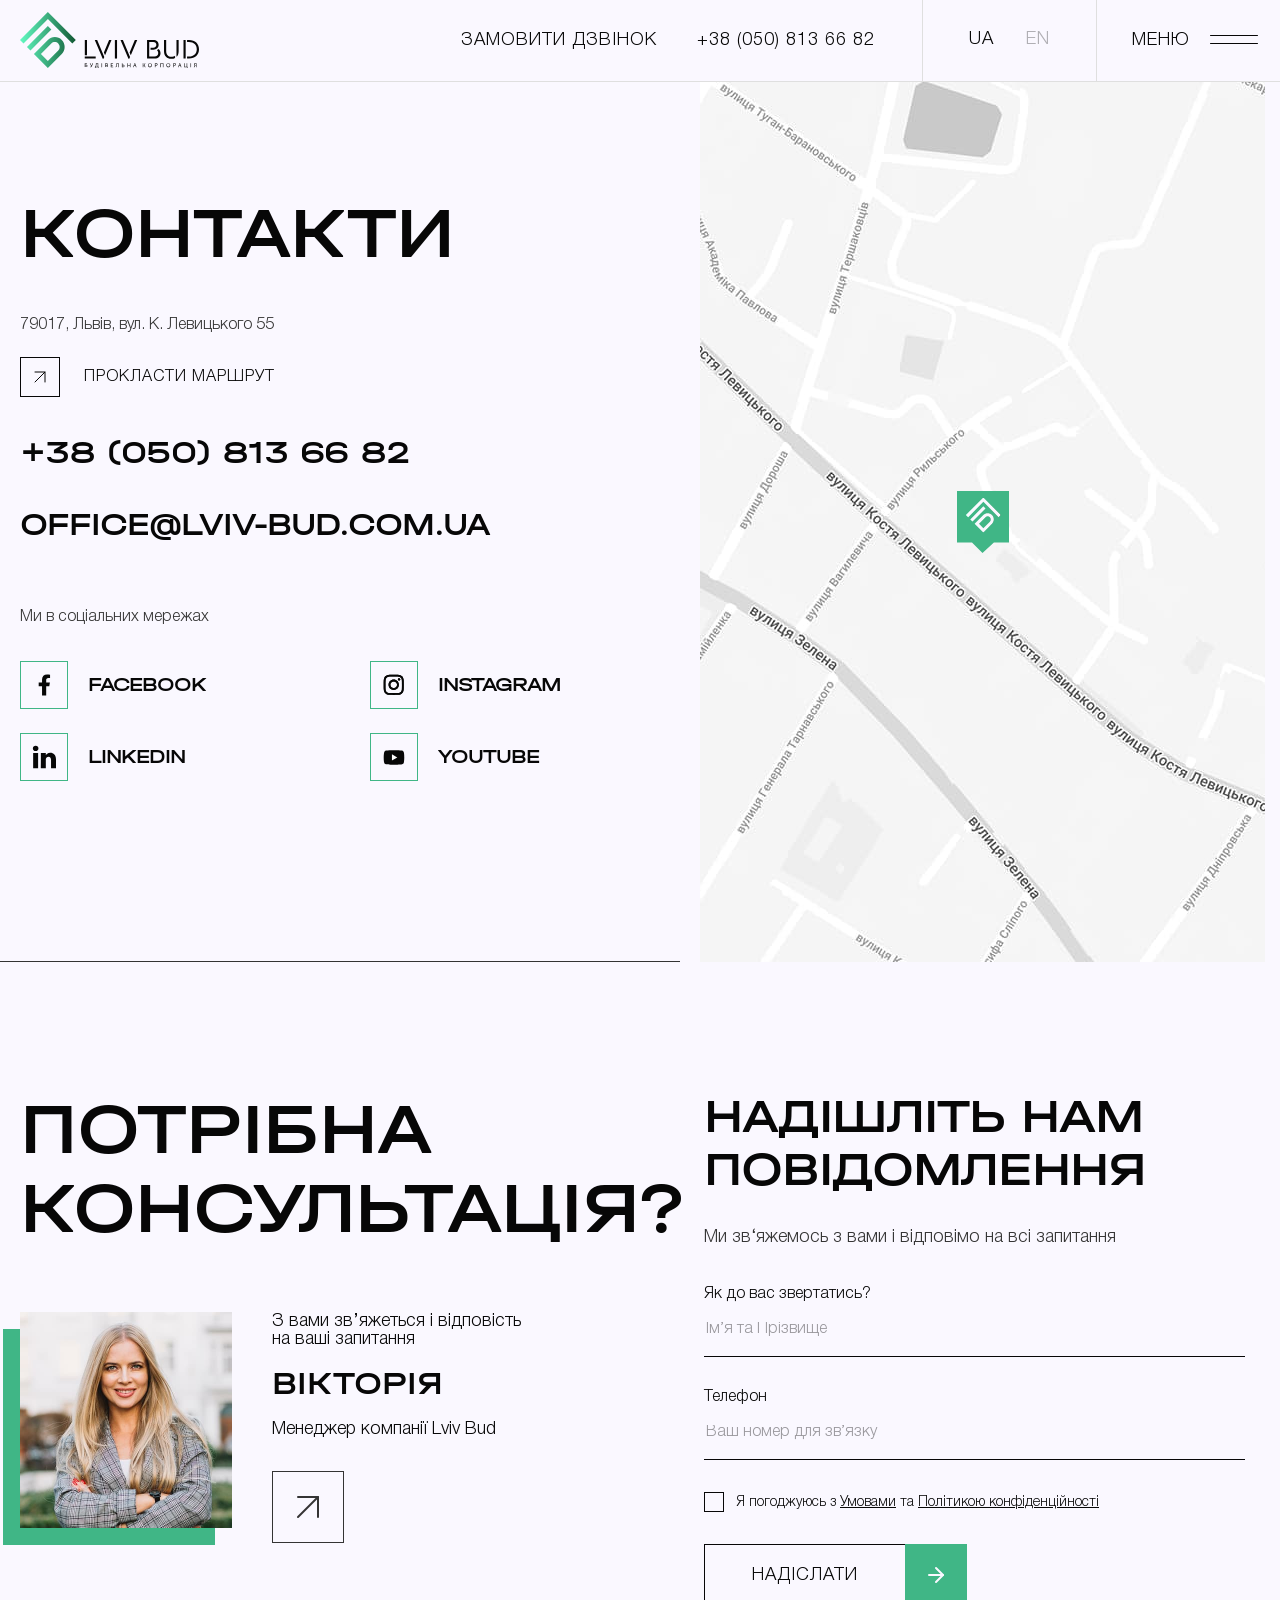
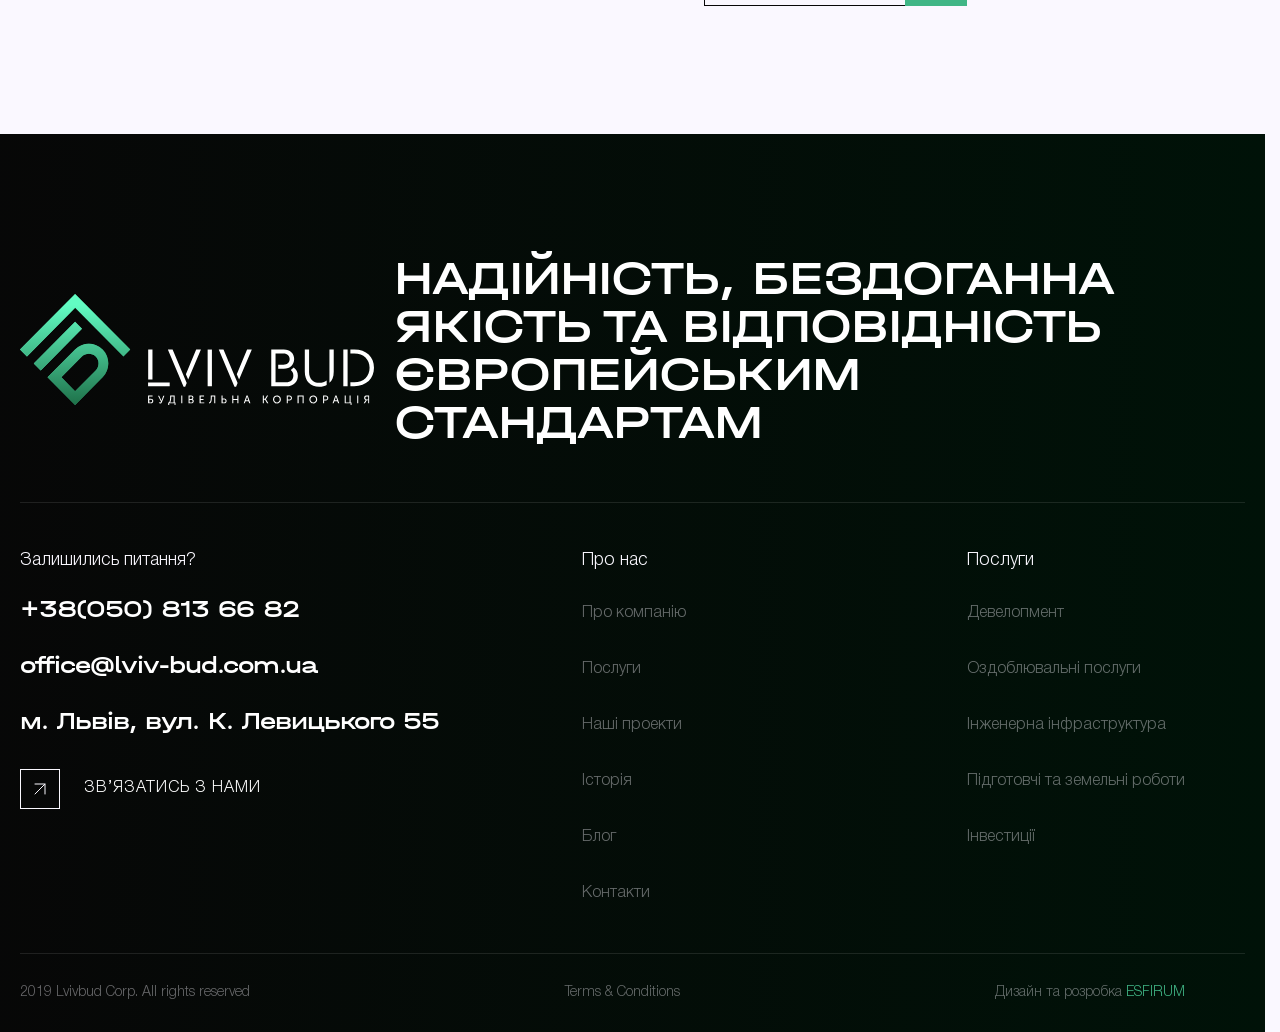
<file: contact.html>
<!DOCTYPE html>
<html lang="uk">

<head>
    <meta charset="UTF-8" />
    <meta name="viewport" content="width=device-width, initial-scale=1.0" />
    <meta name="theme-color" content="#070707">
    <meta name="apple-mobile-web-app-status-bar-style" content="black-translucent">
    <meta name="theme-color" content="#070707">
    <link rel="icon" href="./assets/images/icons/logo.svg" type="image/svg+xml" />
    <title>LvivBud | Contact</title>
    <link rel="stylesheet" href="https://cdn.jsdelivr.net/npm/swiper@11/swiper-bundle.min.css" />
    <link rel="stylesheet" href="./assets/css/style.min.css" />
    <script defer src="https://cdn.jsdelivr.net/npm/swiper@11/swiper-bundle.min.js"></script>
    <script defer type="module" src="./assets/scripts/main.js"></script>
</head>

<body>
    <div id="preloader">
        <img src="./assets/images/icons/logo-black.svg" alt="Logo">
    </div>
    <div class="aside-menu">
        <div class="aside-menu__inner">
            <div class="aside-menu__col col--menu">
                <nav class="aside-menu__nav">
                    <ul class="aside-menu__list aside-menu__list--main">
                        <li class="aside-menu__item">
                            <a href="javascript: void(0)" class="aside-menu__link">
                                <span>Про компанію</span>
                                <span>Про компанію</span>
                            </a>
                        </li>
                        <li class="aside-menu__item">
                            <a href="javascript: void(0)" class="aside-menu__link">
                                <span>послуги</span>
                                <span>послуги</span>
                            </a>
                        </li>
                        <li class="aside-menu__item">
                            <a href="javascript: void(0)" class="aside-menu__link">
                                <span>Наші проекти</span>
                                <span>Наші проекти</span>
                            </a>
                        </li>
                        <li class="aside-menu__item">
                            <a href="javascript: void(0)" class="aside-menu__link">
                                <span>для інвесторів</span>
                                <span>для інвесторів</span>
                            </a>
                        </li>
                        <li class="aside-menu__item">
                            <a href="javascript: void(0)" class="aside-menu__link">
                                <span>блог</span>
                                <span>блог</span>
                            </a>
                        </li>
                        <li class="aside-menu__item">
                            <a href="javascript: void(0)" class="aside-menu__link">
                                <span>Контакти</span>
                                <span>Контакти</span>
                            </a>
                        </li>
                    </ul>
                    <ul class="aside-menu__list aside-menu__list--secondary">
                        <li class="aside-menu__item">
                            <a href="javascript: void(0)" class="aside-menu__link">
                                Аналіз і концепції
                            </a>
                        </li>
                        <li class="aside-menu__item">
                            <a href="javascript: void(0)" class="aside-menu__link">
                                Архітектура
                            </a>
                        </li>
                        <li class="aside-menu__item">
                            <a href="javascript: void(0)" class="aside-menu__link">
                                Послуги генерального підряду
                            </a>
                        </li>
                        <li class="aside-menu__item">
                            <a href="javascript: void(0)" class="aside-menu__link">
                                Дизайн інтер’єрів
                            </a>
                        </li>
                        <li class="aside-menu__item">
                            <a href="javascript: void(0)" class="aside-menu__link">
                                Інвестиції
                            </a>
                        </li>
                    </ul>
                    <div class="aside-menu__links">
                        <a href="javascript: void(0)" class="js-open-modal">замовити дзвінок</a>
                        <a href="tel:+380508136682">
                            +38 (050) 813 66 82
                        </a>
                    </div>
                </nav>
            </div>
        </div>
        <div class="aside-menu__inner">
            <div class="aside-menu__col col--thumb">
                <img loading="lazy" src="./assets/images/bg-menu.jpg" alt="Thumbnail" />
            </div>
        </div>
    </div>
    <header class="header">
        <div class="container">
            <div class="header__panel">
                <a href="javascript: void(0)" class="header__logo">
                    <svg width="179" height="56" viewBox="0 0 179 56" fill="none" xmlns="http://www.w3.org/2000/svg">
                        <g clip-path="url(#clip0_207_585)">
                            <path
                                d="M66.9787 43.19H64.8144V28.0294H66.9787V43.19ZM75.6947 46.5394H64.7559V44.6002H75.6947V46.5394Z"
                                fill="white" />
                            <path
                                d="M84.2938 44.9528L83.5333 46.7744H82.7143L74.7588 27.9706H77.1571L84.2938 44.9528ZM85.0542 43.1899L83.8843 40.4281L89.0905 28.0294H91.4888L85.0542 43.1899Z"
                                fill="white" />
                            <path d="M94.8817 28.0294H97.046V46.5394H94.8817V28.0294Z" fill="white" />
                            <path
                                d="M110.032 44.9528L109.272 46.7744H108.453L100.497 27.9706H102.895L110.032 44.9528ZM110.792 43.1899L109.623 40.4281L114.829 28.0294H117.227L110.792 43.1899Z"
                                fill="white" />
                            <path
                                d="M140.509 41.1921C140.509 44.2477 138.345 46.5394 134.659 46.5394H127.055V28.0294H133.373C136.59 28.0294 138.637 30.0273 138.637 32.7891C138.637 35.5509 136.648 37.7251 133.373 37.7251H130.565V35.7272H133.197C135.303 35.7272 136.356 34.4932 136.356 32.8479C136.356 31.2026 135.303 29.9686 133.197 29.9686H129.219V44.5415H134.484C136.941 44.5415 138.228 43.0724 138.228 41.0745C138.228 39.9581 137.818 39.1354 136.941 38.3715L138.403 37.0787C139.807 38.0777 140.509 39.488 140.509 41.1921Z"
                                fill="white" />
                            <path
                                d="M144.019 39.1942V28.0295H146.183V39.3117C146.183 42.7787 148.23 44.8354 151.331 44.8354C152.852 44.8354 154.08 44.3065 155.074 43.6601V45.8931C154.138 46.4807 152.852 46.8333 151.331 46.8333C146.943 46.8333 144.019 43.8952 144.019 39.1942ZM156.478 28.0295H158.643V39.1942C158.643 41.8973 157.824 43.6601 156.478 44.8354V28.0295Z"
                                fill="white" />
                            <path
                                d="M165.662 46.5394H163.498V28.0295H165.662V46.5394ZM179 37.1963C179 42.5436 175.256 46.4807 168.997 46.4807H167.066V44.5415H168.997C173.91 44.5415 176.777 41.3684 176.777 37.1963C176.777 33.0242 173.91 29.9686 168.997 29.9686H167.066V28.0295H168.997C175.197 28.0295 179 31.849 179 37.1963Z"
                                fill="white" />
                            <path
                                d="M64.7559 55.1773V51.2403H67.0372V51.7104H65.2823V52.8268H66.1598C66.5108 52.8268 66.8032 52.9444 67.0372 53.1206C67.2712 53.2969 67.3882 53.5907 67.3882 54.0021C67.3882 54.3546 67.2712 54.6485 67.0372 54.8247C66.8032 55.001 66.5693 55.1185 66.2183 55.1185H64.7559V55.1773ZM65.3408 54.7072H66.1598C66.5693 54.7072 66.8617 54.4722 66.8617 54.0021C66.8617 53.532 66.5693 53.2969 66.1598 53.2969H65.3993V54.7072H65.3408Z"
                                fill="white" />
                            <path
                                d="M70.3711 54.5896C70.5466 54.7071 70.6636 54.7659 70.8391 54.7659C71.0731 54.7659 71.1901 54.6484 71.307 54.3546L69.7861 51.299H70.3711L71.307 53.2968L71.541 53.8257C71.5995 53.6494 71.658 53.4731 71.7165 53.2968L72.4185 51.299H73.0035L71.775 54.4721C71.5995 55.0009 71.2485 55.236 70.8976 55.236C70.6636 55.236 70.4296 55.1772 70.1956 55.0009L70.3711 54.5896Z"
                                fill="white" />
                            <path
                                d="M74.9346 54.7073H75.344C75.812 54.0022 75.929 53.1207 75.929 52.063V51.2404H78.2104V54.7073H78.6199V55.9413H78.1519V55.1774H75.461V55.9413H74.9346V54.7073ZM77.6839 54.7073V51.7692H76.4555V52.1218C76.4555 53.297 76.28 54.1784 75.929 54.7073H77.6839Z"
                                fill="white" />
                            <path d="M81.5439 55.1774V51.2404H82.0704V55.1774H81.5439Z" fill="white" />
                            <path
                                d="M85.2297 55.1773V51.2403H86.5752C87.2771 51.2403 87.6866 51.5928 87.6866 52.2392C87.6866 52.5918 87.5111 52.9444 87.2186 53.0619C87.6281 53.1794 87.8621 53.5907 87.8621 54.0021C87.8621 54.3546 87.7451 54.6485 87.5111 54.8247C87.2771 55.001 86.9846 55.1185 86.6337 55.1185H85.2297V55.1773ZM85.7562 52.9444H86.5752C86.9261 52.9444 87.1601 52.7093 87.1601 52.3567C87.1601 52.0042 86.9261 51.7691 86.5752 51.7691H85.7562V52.9444ZM85.7562 54.7072H86.6337C87.0431 54.7072 87.2771 54.4134 87.2771 54.0608C87.2771 53.6495 86.9846 53.4145 86.6337 53.4145H85.7562V54.7072Z"
                                fill="white" />
                            <path
                                d="M90.7869 55.1773V51.2403H93.0683V51.7104H91.3719V52.9444H92.7758V53.4732H91.3719V54.7072H93.1853V55.1773H90.7869Z"
                                fill="white" />
                            <path
                                d="M95.584 54.7073C96.2274 54.5898 96.4614 53.8259 96.4614 52.1805V51.2404H98.7428V55.1774H98.2163V51.7105H96.9879V52.1805C96.9879 53.1795 96.8709 53.9434 96.6954 54.4135C96.4614 54.9424 96.1105 55.1774 95.584 55.2362V54.7073Z"
                                fill="white" />
                            <path
                                d="M101.901 55.1773V51.2403H102.428V52.7093H103.247C103.598 52.7093 103.89 52.8268 104.124 53.0619C104.358 53.2969 104.475 53.5907 104.475 53.9433C104.475 54.2959 104.358 54.5897 104.124 54.8247C103.89 55.0598 103.598 55.1773 103.305 55.1773H101.901ZM102.486 54.7072H103.247C103.715 54.7072 103.949 54.4134 103.949 54.0021C103.949 53.532 103.656 53.2382 103.247 53.2382H102.486V54.7072Z"
                                fill="white" />
                            <path
                                d="M107.342 55.1774V51.2404H107.868V52.9444H109.916V51.2404H110.442V55.1774H109.916V53.4733H107.868V55.1774H107.342Z"
                                fill="white" />
                            <path
                                d="M113.133 55.1773L114.537 51.2403H115.122L116.525 55.1773H115.94L115.531 54.0608H114.069L113.659 55.1773H113.133ZM114.244 53.5907H115.414L115.005 52.3567L114.829 51.7691C114.771 52.0042 114.712 52.1805 114.654 52.3567L114.244 53.5907Z"
                                fill="white" />
                            <path
                                d="M122.784 55.1774V51.2404H123.311V52.8857H123.896L124.89 51.2404H125.475L124.364 53.1207L125.592 55.1774H124.949L123.896 53.3558H123.311V55.1774H122.784Z"
                                fill="white" />
                            <path
                                d="M128.518 51.7691C128.927 51.3578 129.395 51.1815 129.922 51.1815C130.448 51.1815 130.974 51.3578 131.325 51.7691C131.735 52.1805 131.91 52.6506 131.91 53.1794C131.91 53.767 131.735 54.2371 131.325 54.6485C130.916 55.0598 130.448 55.2361 129.922 55.2361C129.395 55.2361 128.869 55.0598 128.518 54.6485C128.167 54.2371 127.933 53.767 127.933 53.1794C127.933 52.6506 128.167 52.1805 128.518 51.7691ZM128.927 54.2959C129.22 54.5897 129.571 54.766 129.922 54.766C130.272 54.766 130.682 54.5897 130.916 54.2959C131.208 54.0021 131.325 53.6495 131.325 53.1794C131.325 52.7681 131.208 52.4155 130.916 52.1217C130.623 51.8279 130.331 51.7104 129.922 51.7104C129.512 51.7104 129.161 51.8279 128.927 52.1217C128.635 52.4155 128.518 52.7681 128.518 53.1794C128.518 53.6495 128.635 54.0021 128.927 54.2959Z"
                                fill="white" />
                            <path
                                d="M134.893 55.1773V51.2403H136.297C136.648 51.2403 136.941 51.3578 137.175 51.5928C137.409 51.8279 137.526 52.1217 137.526 52.4743C137.526 52.8268 137.409 53.1206 137.175 53.3557C136.941 53.5907 136.648 53.7083 136.297 53.7083H135.42V55.1773H134.893ZM135.42 53.2382H136.239C136.707 53.2382 136.999 52.9444 136.999 52.4743C136.999 52.0042 136.707 51.7104 136.239 51.7104H135.42V53.2382Z"
                                fill="white" />
                            <path d="M140.334 55.1774V51.2404H143.434V55.1774H142.908V51.7105H140.919V55.1774H140.334Z"
                                fill="white" />
                            <path
                                d="M146.886 51.7691C147.295 51.3578 147.763 51.1815 148.29 51.1815C148.816 51.1815 149.343 51.3578 149.694 51.7691C150.103 52.1805 150.279 52.6506 150.279 53.1794C150.279 53.767 150.103 54.2371 149.694 54.6485C149.284 55.0598 148.816 55.2361 148.29 55.2361C147.763 55.2361 147.237 55.0598 146.886 54.6485C146.535 54.2371 146.301 53.767 146.301 53.1794C146.301 52.6506 146.535 52.1805 146.886 51.7691ZM147.295 54.2959C147.588 54.5897 147.939 54.766 148.29 54.766C148.641 54.766 149.05 54.5897 149.284 54.2959C149.577 54.0021 149.694 53.6495 149.694 53.1794C149.694 52.7681 149.577 52.4155 149.284 52.1217C148.992 51.8279 148.699 51.7104 148.29 51.7104C147.88 51.7104 147.529 51.8279 147.295 52.1217C147.003 52.4155 146.886 52.7681 146.886 53.1794C146.886 53.6495 147.003 54.0021 147.295 54.2959Z"
                                fill="white" />
                            <path
                                d="M153.262 55.1774V51.2404H154.666C155.017 51.2404 155.309 51.3579 155.543 51.5929C155.777 51.828 155.894 52.1218 155.894 52.4744C155.894 52.8269 155.777 53.1207 155.543 53.3558C155.309 53.5908 155.017 53.7084 154.666 53.7084H153.788V55.1774H153.262ZM153.788 53.2383H154.607C155.075 53.2383 155.368 52.9445 155.368 52.4744C155.368 52.0043 155.075 51.7105 154.607 51.7105H153.788V53.2383Z"
                                fill="white" />
                            <path
                                d="M158.059 55.1774L159.463 51.2404H160.047L161.451 55.1774H160.866L160.457 54.0609H158.995L158.585 55.1774H158.059ZM159.17 53.5908H160.34L159.93 52.3568L159.755 51.7692C159.696 52.0043 159.638 52.1805 159.579 52.3568L159.17 53.5908Z"
                                fill="white" />
                            <path
                                d="M164.2 55.1773V51.2403H164.727V54.7072H166.657V51.2403H167.184V54.7072H167.652V55.9412H167.184V55.1773H164.2Z"
                                fill="white" />
                            <path d="M170.518 55.1774V51.2404H171.044V55.1774H170.518Z" fill="white" />
                            <path
                                d="M173.794 55.1773L174.671 53.7083L174.788 53.532C174.32 53.3557 174.028 52.9444 174.028 52.4155C174.028 51.9454 174.262 51.5341 174.613 51.3578C174.788 51.299 175.022 51.2403 175.315 51.2403H176.543V55.1773H176.075V53.5907H175.373L174.437 55.1773H173.794ZM176.075 53.1794V51.7691H175.432C175.198 51.7691 175.022 51.7691 174.905 51.8866C174.671 52.0042 174.613 52.1805 174.613 52.4743C174.613 52.9444 174.905 53.1794 175.315 53.1794H176.075Z"
                                fill="white" />
                            <path
                                d="M20.8833 42.0147L31.2957 31.5551C33.2261 29.6159 36.385 29.6159 38.2569 31.5551C40.1873 33.4942 40.1873 36.6086 38.2569 38.6065L27.8444 49.0073L20.8833 42.0147ZM27.8444 28.0294L13.9222 42.0147L27.8444 56L41.7667 42.0147C45.6274 38.1364 45.6274 31.8489 41.7667 27.9706C39.8363 26.0315 37.3209 25.0913 34.8056 25.0913C32.2902 25.0913 29.7748 26.0902 27.8444 28.0294ZM6.96111 35.022L10.4709 38.5477L31.3542 17.5698L27.8444 14.0441L6.96111 35.022ZM27.8444 0L0 27.9706L3.5098 31.4963L27.9029 6.99265L52.2961 31.4963L55.8059 27.9706L27.8444 0Z"
                                fill="url(#paint0_linear_207_585)" />
                            <mask id="mask0_207_585" style="mask-type: luminance" maskUnits="userSpaceOnUse" x="0" y="0"
                                width="56" height="56">
                                <path
                                    d="M20.8833 42.0147L31.2957 31.5551C33.2261 29.6159 36.385 29.6159 38.2569 31.5551C40.1873 33.4942 40.1873 36.6086 38.2569 38.6065L27.8444 49.0073L20.8833 42.0147ZM27.8444 28.0294L13.9222 42.0147L27.8444 56L41.7667 42.0147C45.6274 38.1364 45.6274 31.8489 41.7667 27.9706C39.8363 26.0315 37.3209 25.0913 34.8056 25.0913C32.2902 25.0913 29.7748 26.0902 27.8444 28.0294ZM6.96111 35.022L10.4709 38.5477L31.3542 17.5698L27.8444 14.0441L6.96111 35.022ZM27.8444 0L0 27.9706L3.5098 31.4963L27.9029 6.99265L52.2961 31.4963L55.8059 27.9706L27.8444 0Z"
                                    fill="white" />
                            </mask>
                            <g mask="url(#mask0_207_585)">
                                <path d="M55.7474 0H0V56H55.7474V0Z" fill="url(#paint1_linear_207_585)" />
                            </g>
                        </g>
                        <defs>
                            <linearGradient id="paint0_linear_207_585" x1="0" y1="27.9985" x2="55.7435" y2="27.9985"
                                gradientUnits="userSpaceOnUse">
                                <stop stop-color="#62FCC3" />
                                <stop offset="0.438" stop-color="#40B686" />
                                <stop offset="1" stop-color="#115732" />
                            </linearGradient>
                            <linearGradient id="paint1_linear_207_585" x1="27.8753" y1="5.52106" x2="27.8753"
                                y2="65.0526" gradientUnits="userSpaceOnUse">
                                <stop stop-color="#62FCC3" />
                                <stop offset="0.438" stop-color="#40B686" />
                                <stop offset="1" stop-color="#115732" />
                            </linearGradient>
                            <clipPath id="clip0_207_585">
                                <rect width="179" height="56" fill="white" />
                            </clipPath>
                        </defs>
                    </svg>
                </a>
                <div class="header__info">
                    <div class="header__call">
                        <a href="javascript: void(0)" class="js-open-modal">замовити дзвінок</a>
                        <a href="tel:+380508136682">
                            +38 (050) 813 66 82
                        </a>
                    </div>
                    <ul class="header__lang">
                        <li class="header__lang-item">
                            <a href="javascript: void(0)" class="header__lang-link lang--active">ua</a>
                        </li>
                        <li class="header__lang-item">
                            <a href="javascript: void(0)" class="header__lang-link">en</a>
                        </li>
                    </ul>
                    <button class="header__menu js-button">
                        <span class="header__menu-text">Меню</span>
                        <span class="header__menu-btn"></span>
                    </button>
                </div>
            </div>
        </div>
    </header>
    <div class="feedback-modal js-feedback-modal">
        <div class="feedback-modal__wrapper">
            <div class="form-box">
                <button class="form-box__close js-close-modal">
                    <svg width="28" height="28" viewBox="0 0 28 28" fill="none" xmlns="http://www.w3.org/2000/svg">
                        <g clip-path="url(#clip0_313_3256)">
                            <path d="M21.875 6.125L6.125 21.875" stroke="#FAF8FF" stroke-width="2"
                                stroke-linecap="round" stroke-linejoin="round" />
                            <path d="M21.875 21.875L6.125 6.125" stroke="#FAF8FF" stroke-width="2"
                                stroke-linecap="round" stroke-linejoin="round" />
                        </g>
                        <defs>
                            <clipPath id="clip0_313_3256">
                                <rect width="28" height="28" fill="white" />
                            </clipPath>
                        </defs>
                    </svg>
                </button>
                <h3 class="form-box__title">
                    Передзвоніть мені
                </h3>
                <p class="form-box__subtitle">
                    Звертаємо вашу увагу, що режим роботи служби підтримки з 10:00 до 17:00 (Пн.-Пт.). Сб.-Нд.: вихідні
                    дні
                </p>
                <form class="form-box__review js-form">
                    <div class="form-box__field">
                        <label class="form-box__label" for="nameFieldModal">Як до вас звертатись?</label>
                        <input class="form-box__input" type="text" name="name" id="nameFieldModal"
                            placeholder="Ім’я та Прізвище" />
                    </div>

                    <div class="form-box__field">
                        <label class="form-box__label" for="phoneFieldModal">Телефон</label>
                        <input class="form__item-input" type="tel" name="phone" id="phoneFieldModal" autocomplete="tel"
                            placeholder="Ваш номер для зв’язку" />
                    </div>

                    <div class="form-box__check">
                        <input class="form-box__radio" type="checkbox" id="checkBoxModal" />
                        <label class="form-box__check-label" for="checkBoxModal">
                            <p class="form-box__check-text">
                                Я погоджуюсь з
                                <a href="#">Умовами</a> та
                                <a href="#">Політикою конфіденційності</a>
                            </p>
                        </label>
                    </div>
                    <button class="form-box__submit" type="submit">
                        <div class="text-wrapper">
                            <div class="text-wrapper__items">
                                <span>надіслати</span>
                                <span>надіслати</span>
                            </div>
                        </div>
                        <div class="img-wrapper">
                            <div class="img-wrapper__items">
                                <img width="24" height="24" src="./assets/images/icons/ico-arrow-right.svg"
                                    alt="Icon" />
                                <img width="24" height="24" src="./assets/images/icons/ico-arrow-right.svg"
                                    alt="Icon" />
                            </div>
                        </div>
                    </button>
                </form>
            </div>
        </div>
    </div>
    <main class="main main--contact">
        <section class="content">
            <div class="container--right">
                <div class="content__about">
                    <h2 class="h2 content__title animation--simple">контакти</h2>
                    <p class="content__description animation--simple">
                        79017, Львів, вул. К. Левицького 55
                    </p>
                    <a href="javascript: void(0)"
                        class="animation--simple content__cta link--primary link--sm link--dark hover--light">
                        <span>
                            <svg width="48" height="48" viewBox="0 0 48 48" fill="none"
                                xmlns="http://www.w3.org/2000/svg">
                                <path d="M14 34L34 14" stroke="#FAF8FF" stroke-width="2" stroke-linecap="round"
                                    stroke-linejoin="round"></path>
                                <path d="M14 14H34V34" stroke="#FAF8FF" stroke-width="2" stroke-linecap="round"
                                    stroke-linejoin="round"></path>
                            </svg>
                        </span>
                        <span>прокласти маршрут</span>
                    </a>
                    <a href="tel:+380508136682" class="animation--simple content__link mb--sm">
                        +38 (050) 813 66 82
                    </a>
                    <a href="mailto:office@lviv-bud.com.ua" class="animation--simple content__link mb--lg">
                        office@lviv-bud.com.ua
                    </a>
                    <p class="content__description animation--simple">
                        Ми в соціальних мережах
                    </p>
                    <div class="content__social animation--simple">
                        <a href="javascript: void(0)" target="_blank">
                            <span>facebook</span>
                            <span>
                                <svg width="24" height="24" viewBox="0 0 24 24" fill="none"
                                    xmlns="http://www.w3.org/2000/svg">
                                    <path
                                        d="M17.2846 13.3105L17.883 9.51207H14.1971V7.04307C14.1971 6.00443 14.7117 4.98953 16.3572 4.98953H18.0565V1.7549C17.0669 1.59723 16.0669 1.51193 15.0647 1.49969C12.031 1.49969 10.0503 3.32176 10.0503 6.61574V9.51207H6.6875V13.3105H10.0503V22.4981H14.1971V13.3105H17.2846Z"
                                        fill="#070707" />
                                </svg>
                            </span>
                        </a>
                        <a href="javascript: void(0)" target="_blank">
                            <span>instagram</span>
                            <span>
                                <svg width="24" height="24" viewBox="0 0 24 24" fill="none"
                                    xmlns="http://www.w3.org/2000/svg">
                                    <path
                                        d="M8.36675 11.7958C8.36675 9.93155 9.86443 8.41988 11.7124 8.41988C13.5604 8.41988 15.0589 9.93155 15.0589 11.7958C15.0589 13.66 13.5604 15.1717 11.7124 15.1717C9.86443 15.1717 8.36675 13.66 8.36675 11.7958ZM6.55772 11.7958C6.55772 14.6678 8.86547 16.9958 11.7124 16.9958C14.5594 16.9958 16.8671 14.6678 16.8671 11.7958C16.8671 8.9238 14.5594 6.59574 11.7124 6.59574C8.86547 6.59574 6.55772 8.9238 6.55772 11.7958ZM15.8665 6.38956C15.8664 6.62991 15.937 6.86489 16.0693 7.06479C16.2016 7.26468 16.3897 7.42052 16.6097 7.51259C16.8298 7.60465 17.072 7.62881 17.3057 7.58202C17.5394 7.53522 17.7541 7.41957 17.9226 7.24969C18.0912 7.0798 18.206 6.86331 18.2526 6.6276C18.2991 6.39189 18.2754 6.14754 18.1843 5.92545C18.0932 5.70335 17.9389 5.5135 17.7408 5.37989C17.5428 5.24628 17.3099 5.17491 17.0717 5.17482H17.0712C16.7518 5.17497 16.4456 5.30298 16.2197 5.53074C15.9938 5.7585 15.8668 6.06739 15.8665 6.38956ZM7.65683 20.0389C6.6781 19.9939 6.14614 19.8294 5.79262 19.6905C5.32394 19.5064 4.98953 19.2872 4.63794 18.933C4.28635 18.5788 4.06871 18.2418 3.88706 17.769C3.74925 17.4125 3.58622 16.8757 3.54173 15.8884C3.49306 14.8209 3.48334 14.5002 3.48334 11.7959C3.48334 9.0915 3.49386 8.77173 3.54173 7.70338C3.5863 6.71605 3.75053 6.1803 3.88706 5.82278C4.06952 5.34997 4.28683 5.01262 4.63794 4.65794C4.98905 4.30325 5.32314 4.0837 5.79262 3.90044C6.14598 3.76142 6.6781 3.59696 7.65683 3.55208C8.71497 3.50298 9.03283 3.49318 11.7124 3.49318C14.392 3.49318 14.7102 3.50379 15.7692 3.55208C16.7479 3.59704 17.279 3.76272 17.6334 3.90044C18.1021 4.0837 18.4365 4.30374 18.7881 4.65794C19.1397 5.01214 19.3565 5.34997 19.539 5.82278C19.6768 6.17924 19.8398 6.71605 19.8843 7.70338C19.933 8.77173 19.9427 9.0915 19.9427 11.7959C19.9427 14.5002 19.933 14.82 19.8843 15.8884C19.8397 16.8757 19.6759 17.4123 19.539 17.769C19.3565 18.2418 19.1392 18.5791 18.7881 18.933C18.437 19.2869 18.1021 19.5064 17.6334 19.6905C17.2801 19.8295 16.7479 19.994 15.7692 20.0389C14.7111 20.088 14.3932 20.0978 11.7124 20.0978C9.03163 20.0978 8.71465 20.088 7.65683 20.0389ZM7.57371 1.73021C6.50504 1.7793 5.77479 1.95024 5.13706 2.20058C4.4766 2.4591 3.91749 2.80593 3.35878 3.36866C2.80008 3.93139 2.45716 4.49631 2.20089 5.16258C1.95274 5.80633 1.78329 6.5426 1.73462 7.62067C1.68515 8.70044 1.67383 9.04565 1.67383 11.7958C1.67383 14.5459 1.68515 14.8911 1.73462 15.9709C1.78329 17.0491 1.95274 17.7853 2.20089 18.429C2.45716 19.0949 2.80016 19.6604 3.35878 20.2229C3.91741 20.7854 4.4766 21.1318 5.13706 21.391C5.776 21.6413 6.50504 21.8123 7.57371 21.8614C8.64462 21.9105 8.98626 21.9227 11.7124 21.9227C14.4386 21.9227 14.7808 21.9113 15.8511 21.8614C16.9199 21.8123 17.6496 21.6413 18.2878 21.391C18.9478 21.1318 19.5073 20.7857 20.066 20.2229C20.6248 19.6602 20.9669 19.0949 21.2239 18.429C21.4721 17.7853 21.6423 17.049 21.6902 15.9709C21.7389 14.8903 21.7502 14.5459 21.7502 11.7958C21.7502 9.04565 21.7389 8.70044 21.6902 7.62067C21.6415 6.54252 21.4721 5.80592 21.2239 5.16258C20.9669 4.49672 20.6239 3.93228 20.066 3.36866C19.5082 2.80504 18.9478 2.4591 18.2886 2.20058C17.6496 1.95024 16.9198 1.77849 15.8519 1.73021C14.7816 1.68111 14.4394 1.66888 11.7132 1.66888C8.98706 1.66888 8.64462 1.6803 7.57371 1.73021Z"
                                        fill="#070707" />
                                    <path
                                        d="M8.36675 11.7958C8.36675 9.93155 9.86443 8.41988 11.7124 8.41988C13.5604 8.41988 15.0589 9.93155 15.0589 11.7958C15.0589 13.66 13.5604 15.1717 11.7124 15.1717C9.86443 15.1717 8.36675 13.66 8.36675 11.7958ZM6.55772 11.7958C6.55772 14.6678 8.86547 16.9958 11.7124 16.9958C14.5594 16.9958 16.8671 14.6678 16.8671 11.7958C16.8671 8.9238 14.5594 6.59574 11.7124 6.59574C8.86547 6.59574 6.55772 8.9238 6.55772 11.7958ZM15.8665 6.38956C15.8664 6.62991 15.937 6.86489 16.0693 7.06479C16.2016 7.26468 16.3897 7.42052 16.6097 7.51259C16.8298 7.60465 17.072 7.62881 17.3057 7.58202C17.5394 7.53522 17.7541 7.41957 17.9226 7.24969C18.0912 7.0798 18.206 6.86331 18.2526 6.6276C18.2991 6.39189 18.2754 6.14754 18.1843 5.92545C18.0932 5.70335 17.9389 5.5135 17.7408 5.37989C17.5428 5.24628 17.3099 5.17491 17.0717 5.17482H17.0712C16.7518 5.17497 16.4456 5.30298 16.2197 5.53074C15.9938 5.7585 15.8668 6.06739 15.8665 6.38956ZM7.65683 20.0389C6.6781 19.9939 6.14614 19.8294 5.79262 19.6905C5.32394 19.5064 4.98953 19.2872 4.63794 18.933C4.28635 18.5788 4.06871 18.2418 3.88706 17.769C3.74925 17.4125 3.58622 16.8757 3.54173 15.8884C3.49306 14.8209 3.48334 14.5002 3.48334 11.7959C3.48334 9.0915 3.49386 8.77173 3.54173 7.70338C3.5863 6.71605 3.75053 6.1803 3.88706 5.82278C4.06952 5.34997 4.28683 5.01262 4.63794 4.65794C4.98905 4.30325 5.32314 4.0837 5.79262 3.90044C6.14598 3.76142 6.6781 3.59696 7.65683 3.55208C8.71497 3.50298 9.03283 3.49318 11.7124 3.49318C14.392 3.49318 14.7102 3.50379 15.7692 3.55208C16.7479 3.59704 17.279 3.76272 17.6334 3.90044C18.1021 4.0837 18.4365 4.30374 18.7881 4.65794C19.1397 5.01214 19.3565 5.34997 19.539 5.82278C19.6768 6.17924 19.8398 6.71605 19.8843 7.70338C19.933 8.77173 19.9427 9.0915 19.9427 11.7959C19.9427 14.5002 19.933 14.82 19.8843 15.8884C19.8397 16.8757 19.6759 17.4123 19.539 17.769C19.3565 18.2418 19.1392 18.5791 18.7881 18.933C18.437 19.2869 18.1021 19.5064 17.6334 19.6905C17.2801 19.8295 16.7479 19.994 15.7692 20.0389C14.7111 20.088 14.3932 20.0978 11.7124 20.0978C9.03163 20.0978 8.71465 20.088 7.65683 20.0389ZM7.57371 1.73021C6.50504 1.7793 5.77479 1.95024 5.13706 2.20058C4.4766 2.4591 3.91749 2.80593 3.35878 3.36866C2.80008 3.93139 2.45716 4.49631 2.20089 5.16258C1.95274 5.80633 1.78329 6.5426 1.73462 7.62067C1.68515 8.70044 1.67383 9.04565 1.67383 11.7958C1.67383 14.5459 1.68515 14.8911 1.73462 15.9709C1.78329 17.0491 1.95274 17.7853 2.20089 18.429C2.45716 19.0949 2.80016 19.6604 3.35878 20.2229C3.91741 20.7854 4.4766 21.1318 5.13706 21.391C5.776 21.6413 6.50504 21.8123 7.57371 21.8614C8.64462 21.9105 8.98626 21.9227 11.7124 21.9227C14.4386 21.9227 14.7808 21.9113 15.8511 21.8614C16.9199 21.8123 17.6496 21.6413 18.2878 21.391C18.9478 21.1318 19.5073 20.7857 20.066 20.2229C20.6248 19.6602 20.9669 19.0949 21.2239 18.429C21.4721 17.7853 21.6423 17.049 21.6902 15.9709C21.7389 14.8903 21.7502 14.5459 21.7502 11.7958C21.7502 9.04565 21.7389 8.70044 21.6902 7.62067C21.6415 6.54252 21.4721 5.80592 21.2239 5.16258C20.9669 4.49672 20.6239 3.93228 20.066 3.36866C19.5082 2.80504 18.9478 2.4591 18.2886 2.20058C17.6496 1.95024 16.9198 1.77849 15.8519 1.73021C14.7816 1.68111 14.4394 1.66888 11.7132 1.66888C8.98706 1.66888 8.64462 1.6803 7.57371 1.73021Z"
                                        fill="#070707" />
                                </svg>
                            </span>
                        </a>
                        <a href="javascript: void(0)" target="_blank">
                            <span>linkedin</span>
                            <span>
                                <svg width="24" height="24" viewBox="0 0 24 24" fill="none"
                                    xmlns="http://www.w3.org/2000/svg">
                                    <path
                                        d="M6.11093 23.1423V8.10567H1.14984V23.1423H6.11145H6.11093ZM3.63143 6.05302C5.3611 6.05302 6.43793 4.89838 6.43793 3.45541C6.40556 1.97956 5.3611 0.857147 3.66432 0.857147C1.96638 0.857147 0.857422 1.97956 0.857422 3.45528C0.857422 4.89825 1.93387 6.05289 3.59892 6.05289H3.63104L3.63143 6.05302ZM8.85696 23.1423H13.8177V14.7461C13.8177 14.2973 13.85 13.8473 13.9811 13.5267C14.3396 12.6285 15.1558 11.6986 16.5267 11.6986C18.3213 11.6986 19.0397 13.0774 19.0397 15.099V23.1423H24.0003V14.5208C24.0003 9.90234 21.5531 7.75315 18.2892 7.75315C15.6133 7.75315 14.438 9.25992 13.785 10.2862H13.8181V8.10619H8.85722C8.92198 9.51681 8.85683 23.1429 8.85683 23.1429L8.85696 23.1423Z"
                                        fill="#070707" />
                                </svg>
                            </span>
                        </a>
                        <a href="javascript: void(0)" target="_blank">
                            <span>youtube</span>
                            <span>
                                <svg class="ico-youtube" width="24" height="24" viewBox="0 0 24 24" fill="none"
                                    xmlns="http://www.w3.org/2000/svg">
                                    <path
                                        d="M21.8576 7.41798C21.6219 6.52383 20.9249 5.81844 20.038 5.57668C18.4344 5.14285 12.0006 5.14285 12.0006 5.14285C12.0006 5.14285 5.56994 5.14285 3.96311 5.57668C3.07951 5.81513 2.38245 6.52052 2.14355 7.41798C1.71484 9.04071 1.71484 12.4286 1.71484 12.4286C1.71484 12.4286 1.71484 15.8164 2.14355 17.4392C2.37918 18.3333 3.07624 19.0387 3.96311 19.2804C5.56994 19.7143 12.0006 19.7143 12.0006 19.7143C12.0006 19.7143 18.4344 19.7143 20.038 19.2804C20.9216 19.042 21.6187 18.3366 21.8576 17.4392C22.2863 15.8164 22.2863 12.4286 22.2863 12.4286C22.2863 12.4286 22.2863 9.04071 21.8576 7.41798Z"
                                        fill="#070707" />
                                    <path d="M9.94538 15.5515L15.2895 12.4286L9.94538 9.30564V15.5515Z" fill="white" />
                                </svg>
                            </span>
                        </a>
                    </div>
                </div>
                <a href="javascript: void(0)" class="content__map animation--simple">
                    <img width="950" height="880" src="./assets/images/map.jpg" alt="Map">
                </a>
            </div>
        </section>
        <section class="assistant">
            <div class="container">
                <div class="assistant__col animation--simple">
                    <div class="assistant__content">
                        <h2 class="h2 assistant__title">
                            потрібна консультація?
                        </h2>
                        <div class="assistant__human desktop--hidden">
                            <div class="assistant__human-preview">
                                <img loading="lazy" width="212" height="216" src="./assets/images/assistant.jpg"
                                    alt="Thumbnail">
                            </div>
                            <div class="assistant__human-content">
                                <p class="assistant__human-text">
                                    З вами зв’яжеться і відповість на ваші запитання
                                </p>
                                <p class="assistant__human-name">вікторія</p>
                                <p class="assistant__human-job">
                                    Менеджер компанії Lviv Bud
                                </p>
                                <div class="assistant__human-cta">
                                    <svg width="48" height="48" viewBox="0 0 48 48" fill="none"
                                        xmlns="http://www.w3.org/2000/svg">
                                        <path d="M14 34L34 14" stroke="#343434" stroke-width="2" stroke-linecap="round"
                                            stroke-linejoin="round" />
                                        <path d="M14 14H34V34" stroke="#343434" stroke-width="2" stroke-linecap="round"
                                            stroke-linejoin="round" />
                                    </svg>
                                </div>
                            </div>
                        </div>
                    </div>
                </div>
                <div class="form__col animation--simple">
                    <div class="assistant__human desktop--visible">
                        <div class="assistant__human-preview">
                            <img loading="lazy" width="212" height="216" src="./assets/images/assistant.jpg"
                                alt="Thumbnail">
                        </div>
                        <div class="assistant__human-content">
                            <p class="assistant__human-text">
                                З вами зв’яжеться і відповість на ваші запитання
                            </p>
                            <p class="assistant__human-name">вікторія</p>
                            <p class="assistant__human-job">
                                Менеджер компанії Lviv Bud
                            </p>
                            <div class="assistant__human-cta">
                                <svg width="48" height="48" viewBox="0 0 48 48" fill="none"
                                    xmlns="http://www.w3.org/2000/svg">
                                    <path d="M14 34L34 14" stroke="#343434" stroke-width="2" stroke-linecap="round"
                                        stroke-linejoin="round" />
                                    <path d="M14 14H34V34" stroke="#343434" stroke-width="2" stroke-linecap="round"
                                        stroke-linejoin="round" />
                                </svg>
                            </div>
                        </div>
                    </div>
                    <div class="form-box">
                        <h3 class="form-box__title">
                            надішліть нам повідомлення
                        </h3>
                        <p class="form-box__subtitle">
                            Ми зв‘яжемось з вами і відповімо на всі запитання
                        </p>
                        <form class="form-box__review js-form">
                            <div class="form-box__field">
                                <label class="form-box__label" for="nameField">Як до вас звертатись?</label>
                                <input class="form-box__input" type="text" name="name" id="nameField"
                                    placeholder="Ім’я та Прізвище" />
                            </div>

                            <div class="form-box__field">
                                <label class="form-box__label" for="phoneField">Телефон</label>
                                <input class="form__item-input" type="tel" name="phone" id="phoneField"
                                    autocomplete="tel" placeholder="Ваш номер для зв’язку" />
                            </div>

                            <div class="form-box__check">
                                <input class="form-box__radio" type="checkbox" id="checkBox" />
                                <label class="form-box__check-label" for="checkBox">
                                    <p class="form-box__check-text">
                                        Я погоджуюсь з
                                        <a href="#">Умовами</a> та
                                        <a href="#">Політикою конфіденційності</a>
                                    </p>
                                </label>
                            </div>
                            <button class="form-box__submit" type="submit">
                                <div class="text-wrapper">
                                    <div class="text-wrapper__items">
                                        <span>надіслати</span>
                                        <span>надіслати</span>
                                    </div>
                                </div>
                                <div class="img-wrapper">
                                    <div class="img-wrapper__items">
                                        <img width="24" height="24" src="./assets/images/icons/ico-arrow-right.svg"
                                            alt="Icon" />
                                        <img width="24" height="24" src="./assets/images/icons/ico-arrow-right.svg"
                                            alt="Icon" />
                                    </div>
                                </div>
                            </button>
                        </form>
                    </div>
                </div>
            </div>
        </section>
    </main>
    <footer class="footer">
        <div class="container">
            <div class="footer__head">
                <div class="footer__logo">
                    <img width="354" height="111" src="./assets/images/icons/logo.svg" alt="Logo" />
                </div>
                <h2 class="footer__title">
                    надійність, бездоганна якість та відповідність
                    європейським стандартам
                </h2>
            </div>
            <div class="footer__info">
                <div class="footer__info-wrapper">
                    <div class="footer__info-contacts">
                        <h4 class="footer__info-title">
                            Залишились питання?
                        </h4>
                        <ul class="footer__info-list">
                            <li>
                                <a class="footer__info-link" href="tel:+380508136682">
                                    +38(050) 813 66 82
                                </a>
                            </li>
                            <li>
                                <a class="footer__info-link" href="mailto:office@lviv-bud.com.ua">
                                    office@lviv-bud.com.ua
                                </a>
                            </li>
                            <li>
                                <a class="footer__info-link" href="javascript: void(0)">
                                    м. Львів, вул. К. Левицького 55
                                </a>
                            </li>
                        </ul>
                        <a href="javascript: void(0)"
                            class="footer__info-cta link--primary link--sm link--light hover--light">
                            <span>
                                <svg width="48" height="48" viewBox="0 0 48 48" fill="none"
                                    xmlns="http://www.w3.org/2000/svg">
                                    <path d="M14 34L34 14" stroke="#FAF8FF" stroke-width="2" stroke-linecap="round"
                                        stroke-linejoin="round" />
                                    <path d="M14 14H34V34" stroke="#FAF8FF" stroke-width="2" stroke-linecap="round"
                                        stroke-linejoin="round" />
                                </svg>
                            </span>
                            <span>зв’язатись з нами</span>
                        </a>
                    </div>
                    <nav class="footer__info-nav">
                        <ul class="footer__info-list">
                            <h4 class="footer__info-title">Про нас</h4>
                            <li>
                                <a class="footer__info-link" href="javascript: void(0)">
                                    Про компанію
                                </a>
                            </li>
                            <li>
                                <a class="footer__info-link" href="javascript: void(0)">
                                    Послуги
                                </a>
                            </li>
                            <li>
                                <a class="footer__info-link" href="javascript: void(0)">
                                    Наші проекти
                                </a>
                            </li>
                            <li>
                                <a class="footer__info-link" href="javascript: void(0)">Історія
                                </a>
                            </li>
                            <li>
                                <a class="footer__info-link" href="javascript: void(0)">
                                    Блог
                                </a>
                            </li>
                            <li>
                                <a class="footer__info-link" href="javascript: void(0)">
                                    Контакти
                                </a>
                            </li>
                        </ul>
                        <ul class="footer__info-list">
                            <h4 class="footer__info-title">Послуги</h4>
                            <li>
                                <a class="footer__info-link" href="javascript: void(0)">
                                    Девелопмент
                                </a>
                            </li>
                            <li>
                                <a class="footer__info-link" href="javascript: void(0)">
                                    Оздоблювальні послуги
                                </a>
                            </li>
                            <li>
                                <a class="footer__info-link" href="javascript: void(0)">
                                    Інженерна інфраструктура
                                </a>
                            </li>
                            <li>
                                <a class="footer__info-link" href="javascript: void(0)">
                                    Підготовчі та земельні роботи
                                </a>
                            </li>
                            <li>
                                <a class="footer__info-link" href="javascript: void(0)">
                                    Інвестиції
                                </a>
                            </li>
                        </ul>
                    </nav>
                </div>
            </div>
            <div class="footer__copy">
                <div class="footer__copy-wrapper">
                    <p class="footer__copy-text">
                        2019 Lvivbud Corp. All rights reserved
                    </p>
                    <a href="javascript: void(0)" class="footer__copy-link">Terms & Conditions</a>
                    <p class="footer__copy-text">
                        Дизайн та розробка <span>ESFIRUM</span>
                    </p>
                </div>
            </div>
        </div>
    </footer>
</body>

</html>
</file>
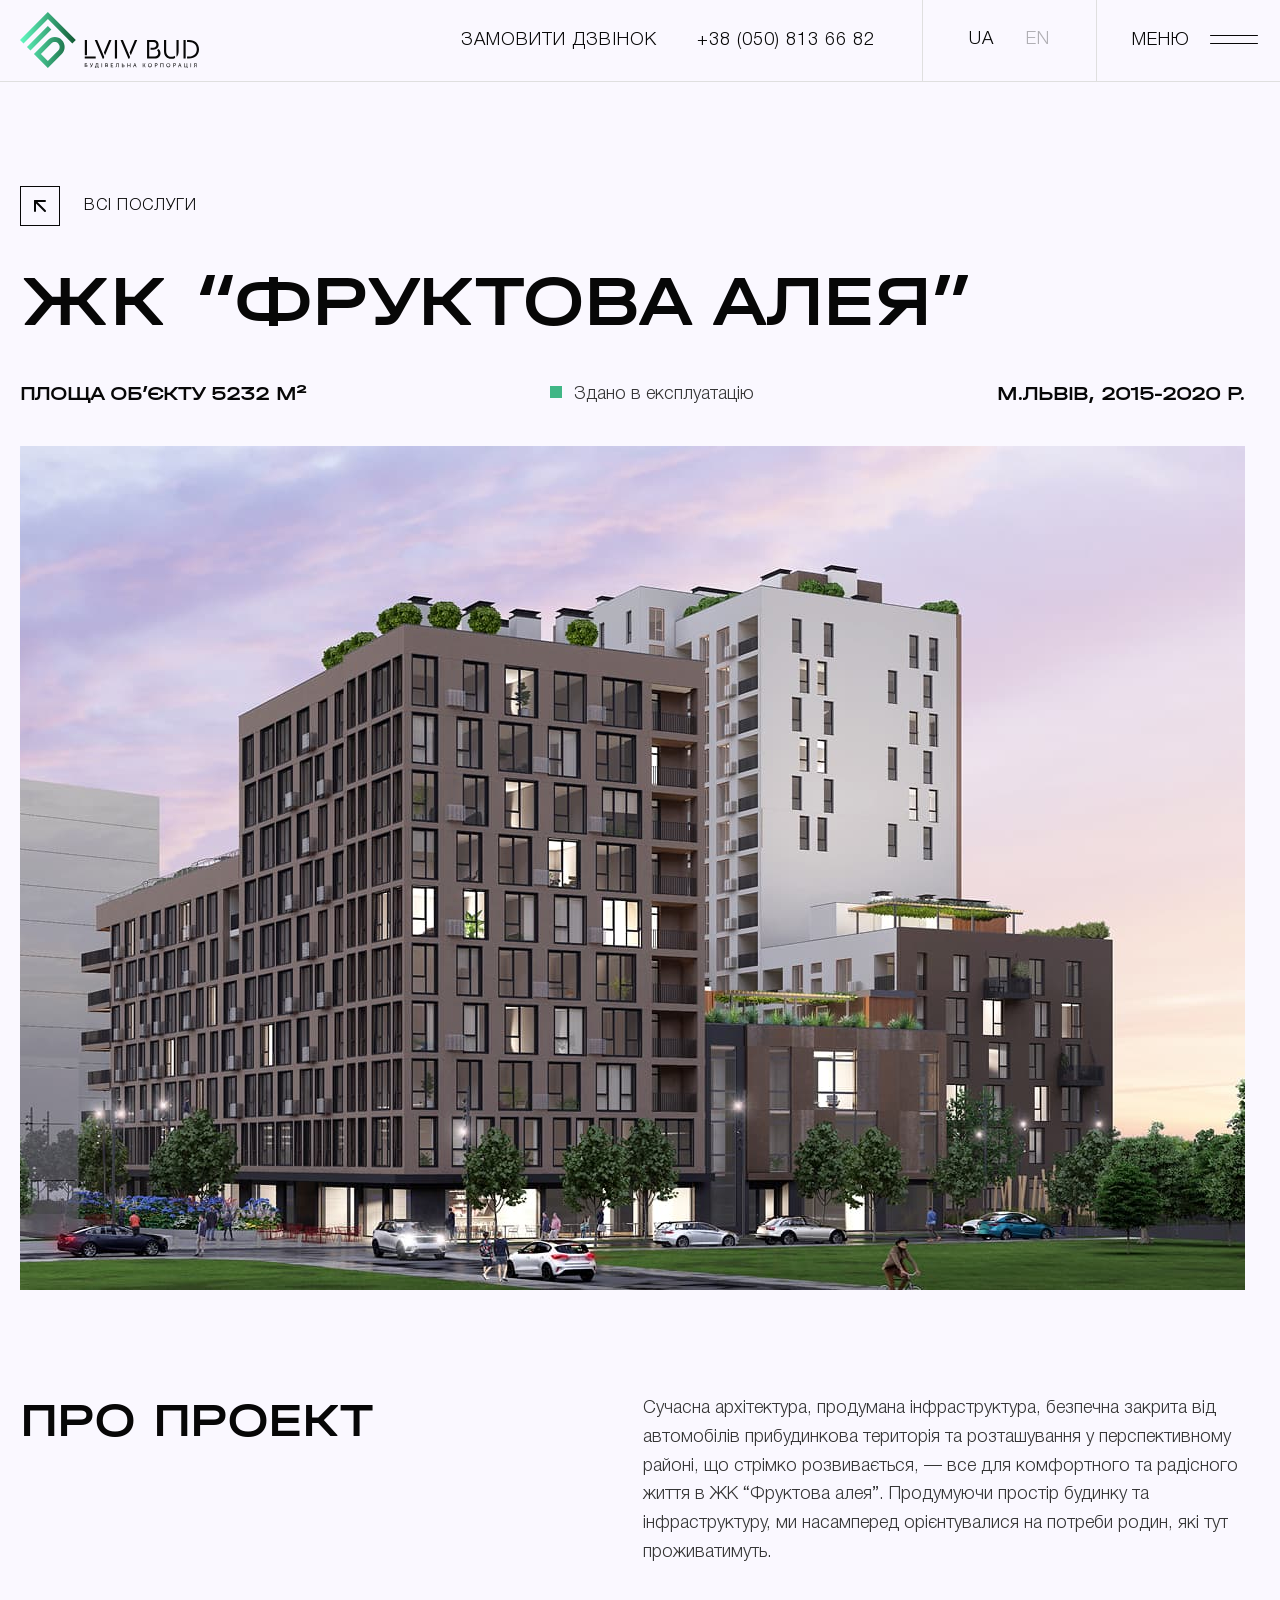
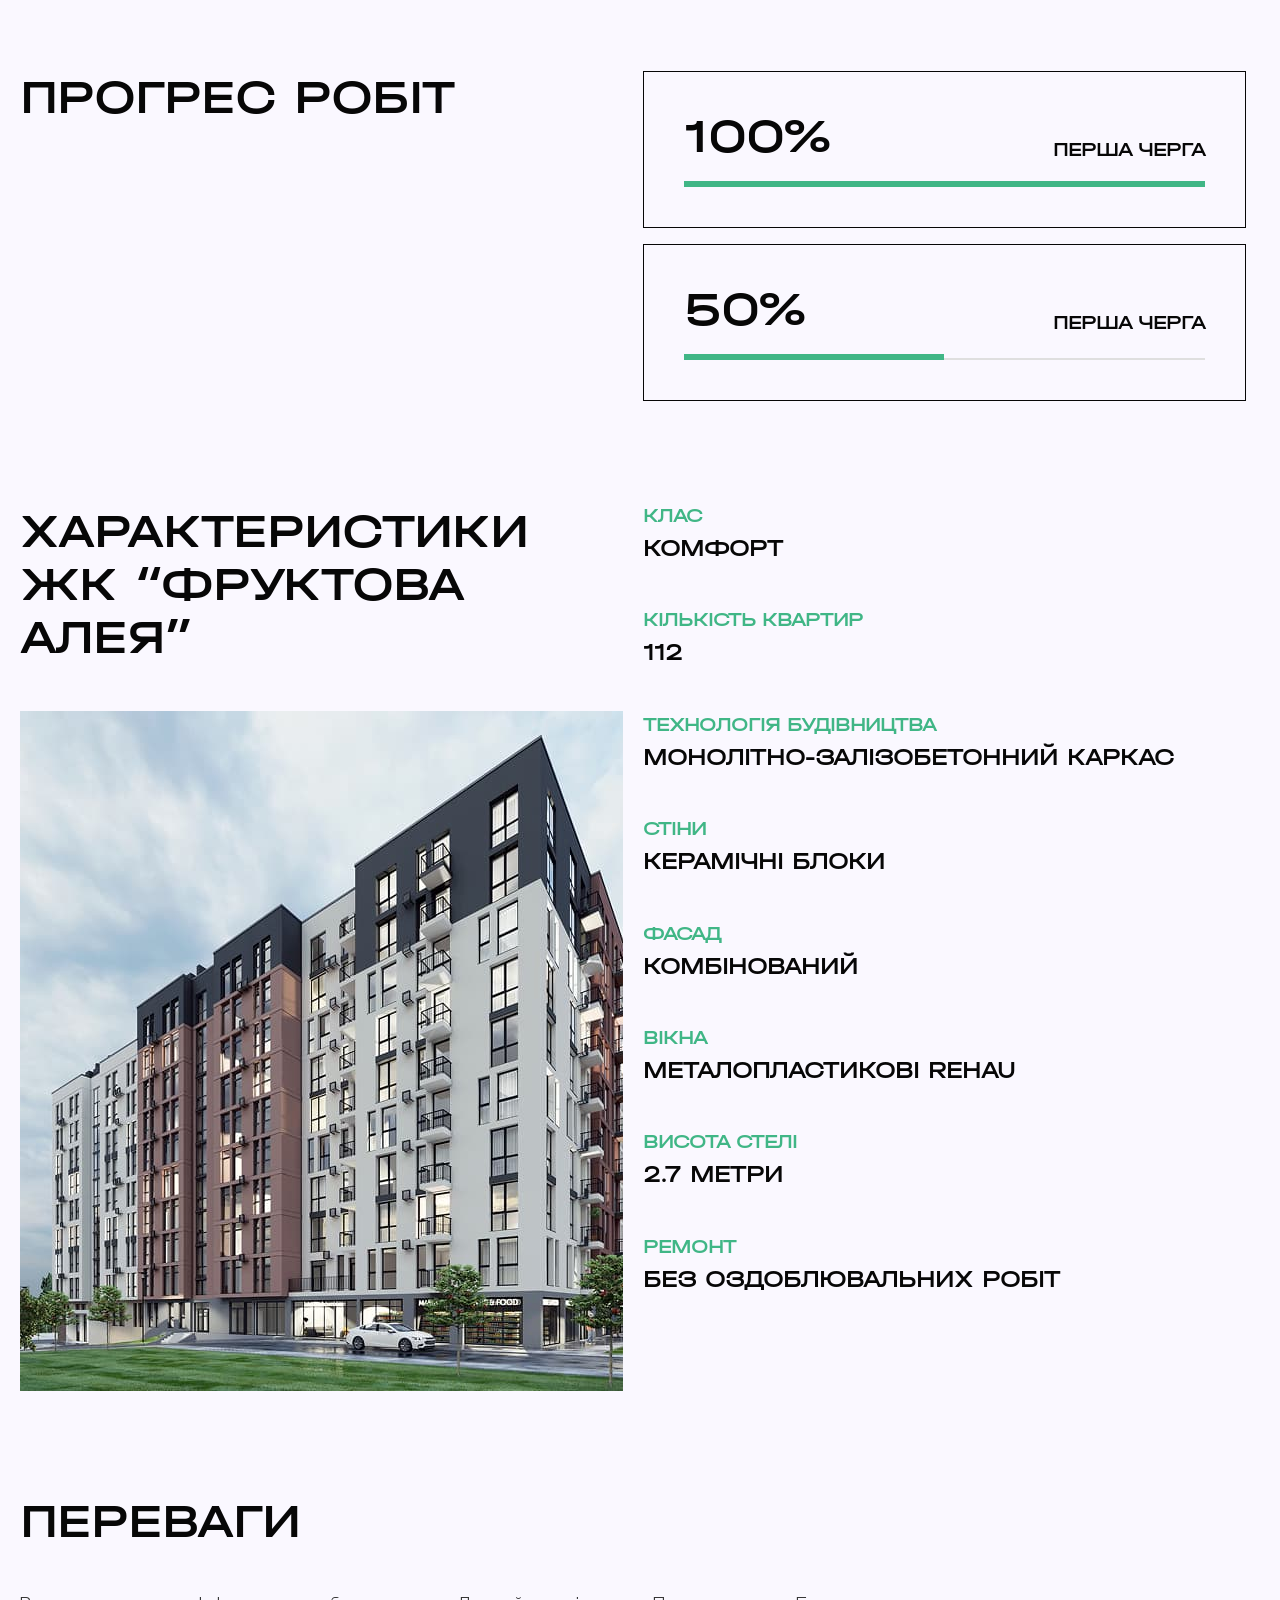
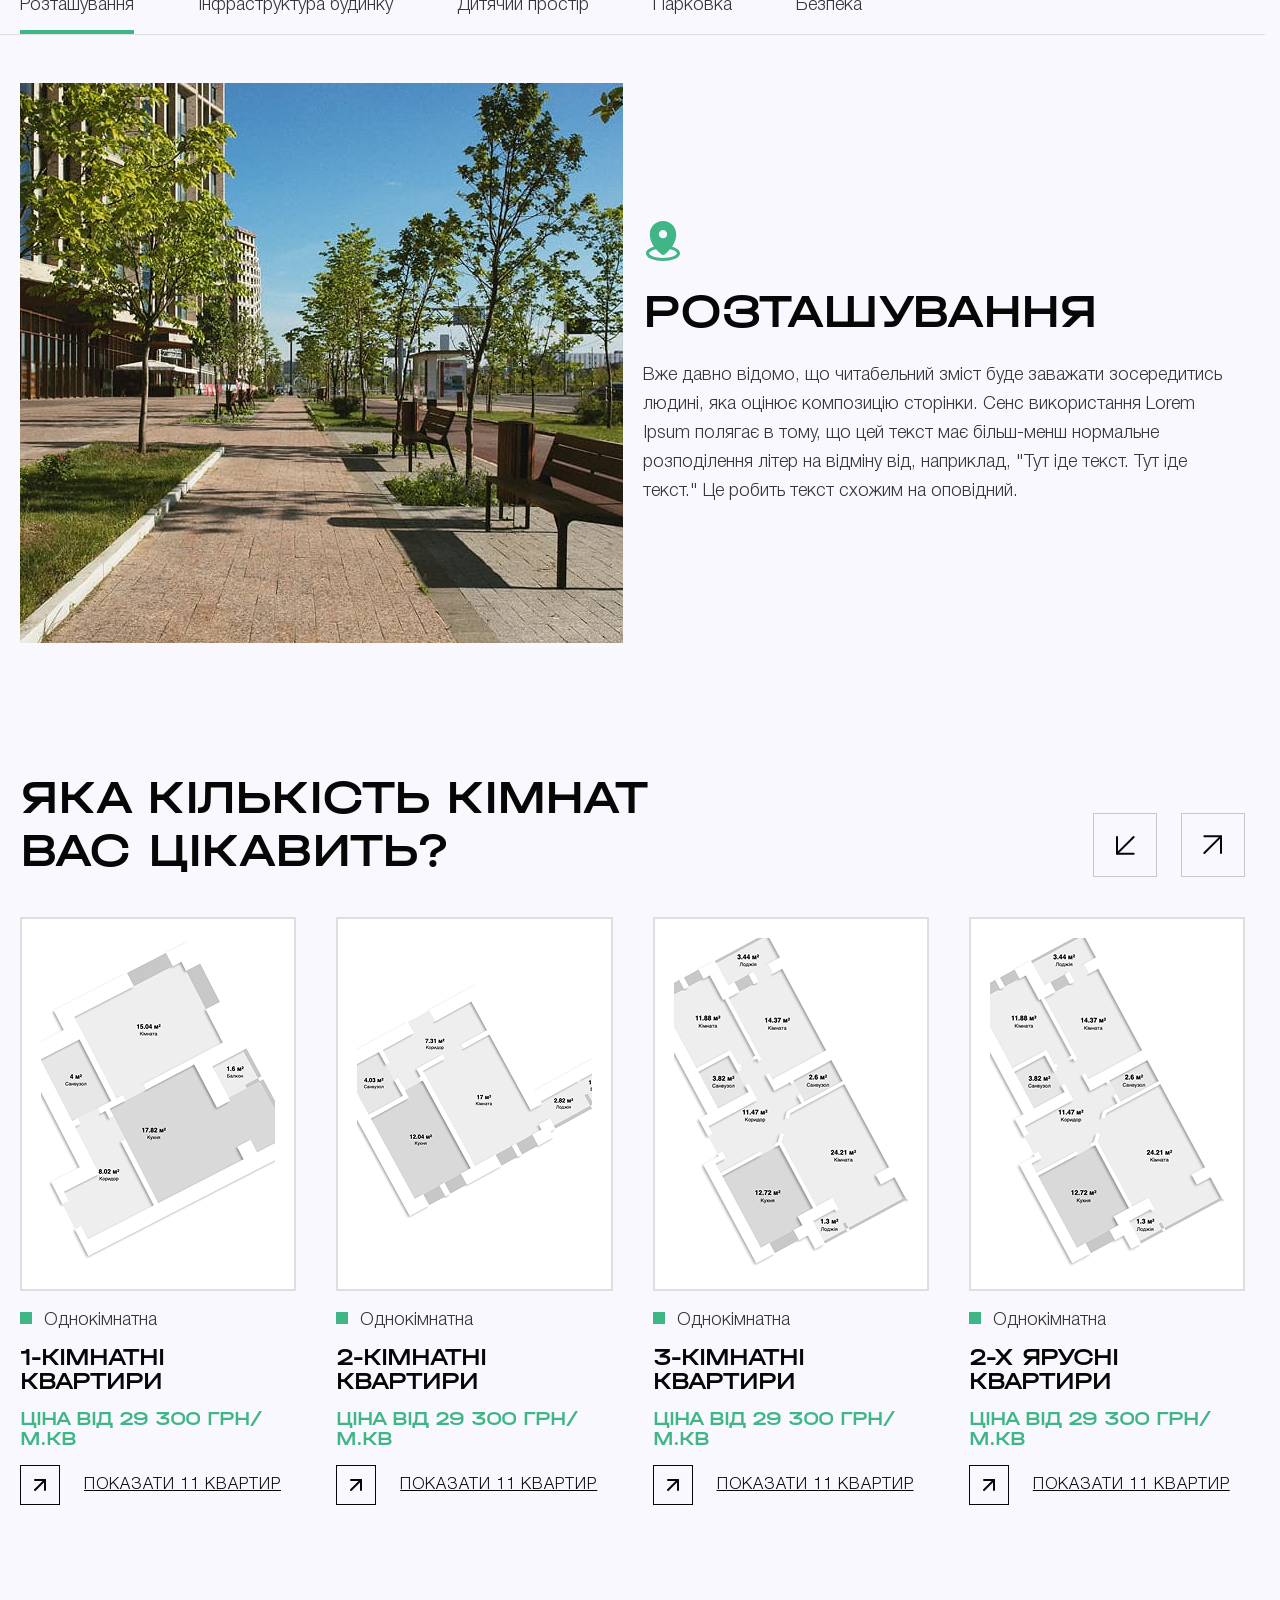
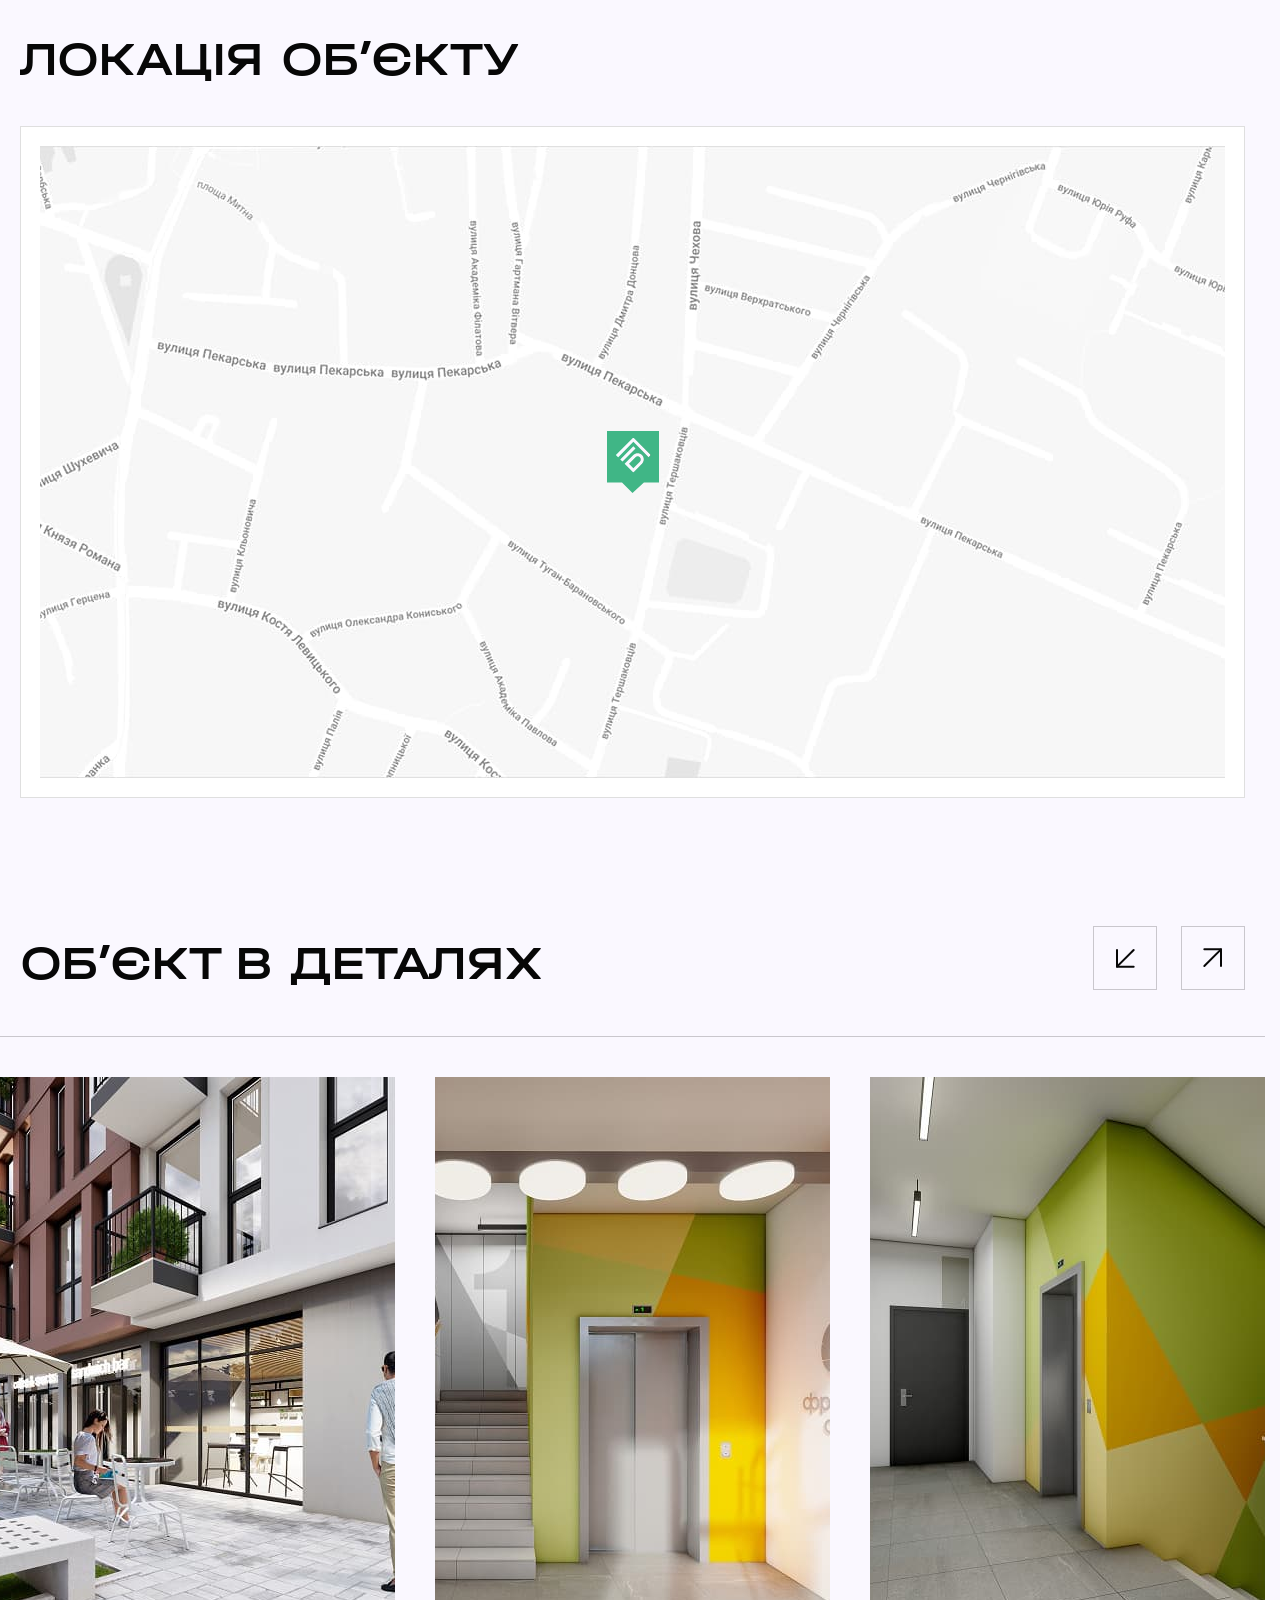
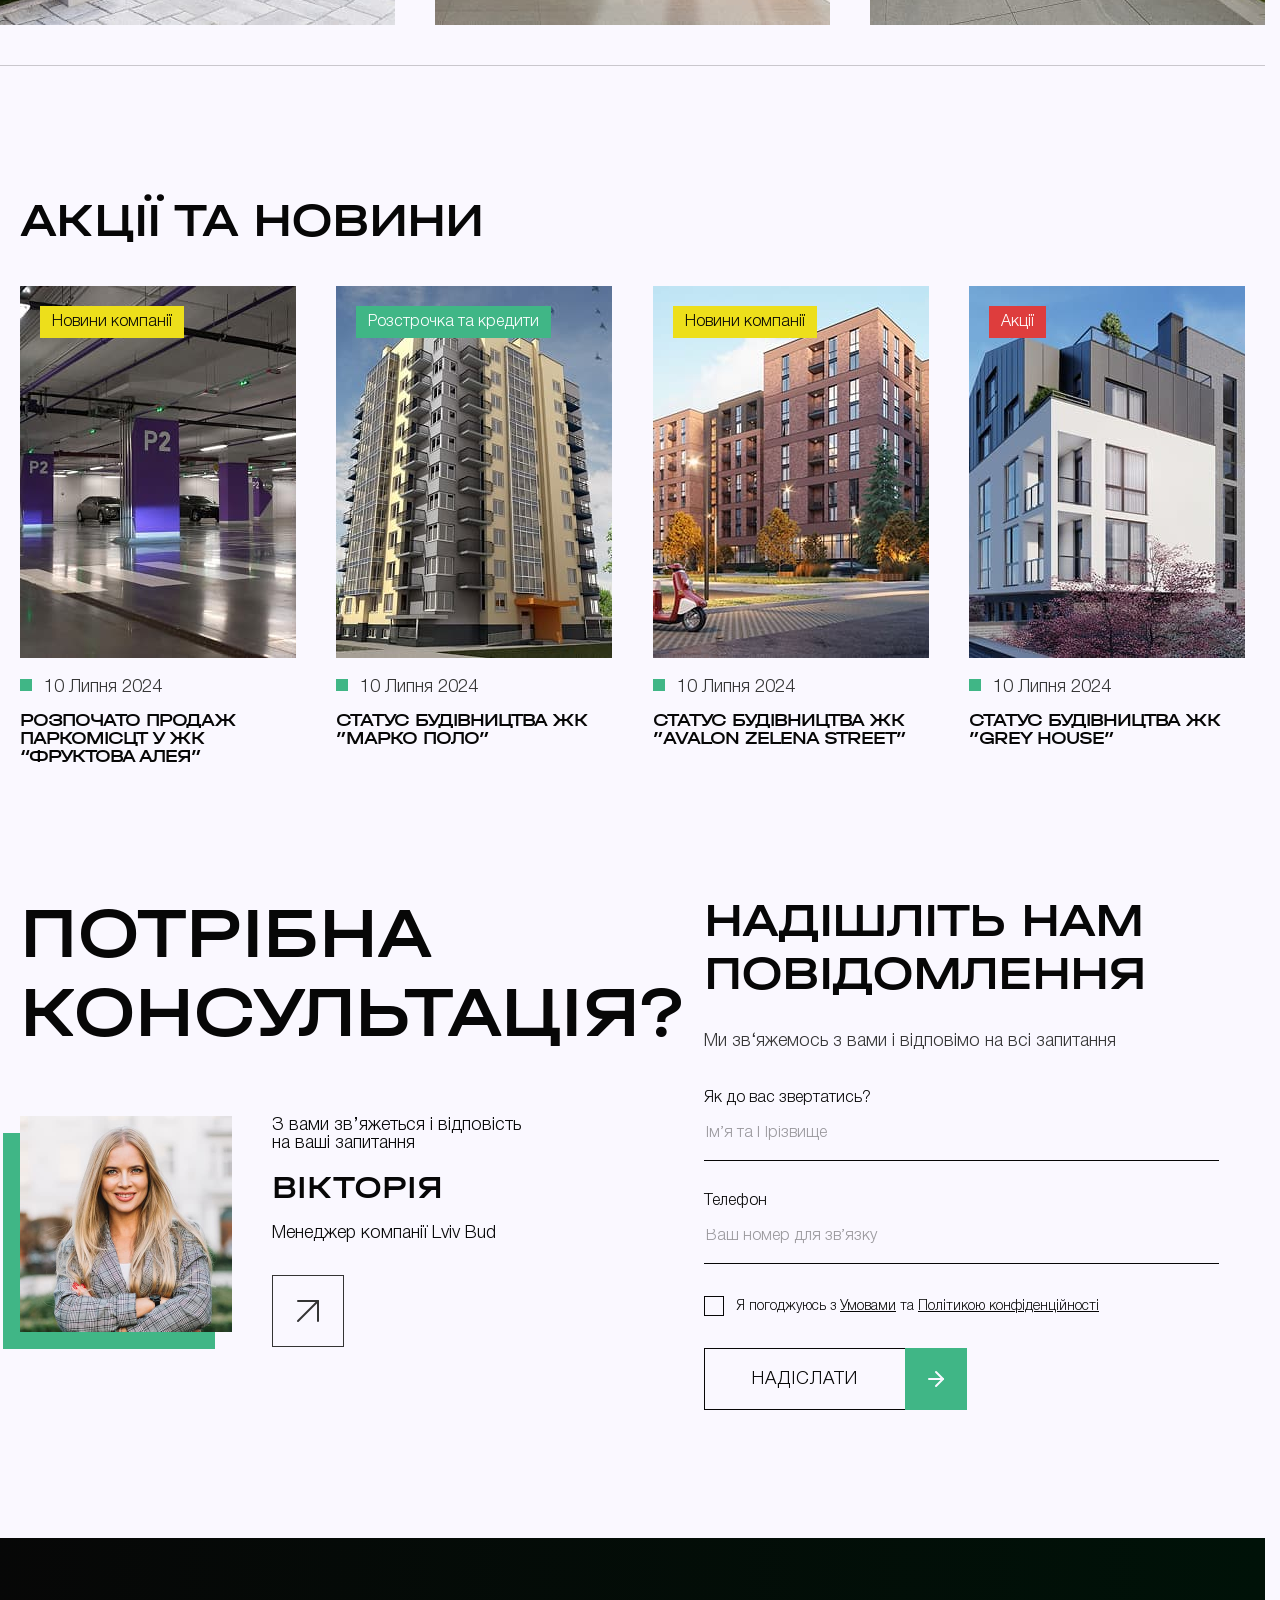
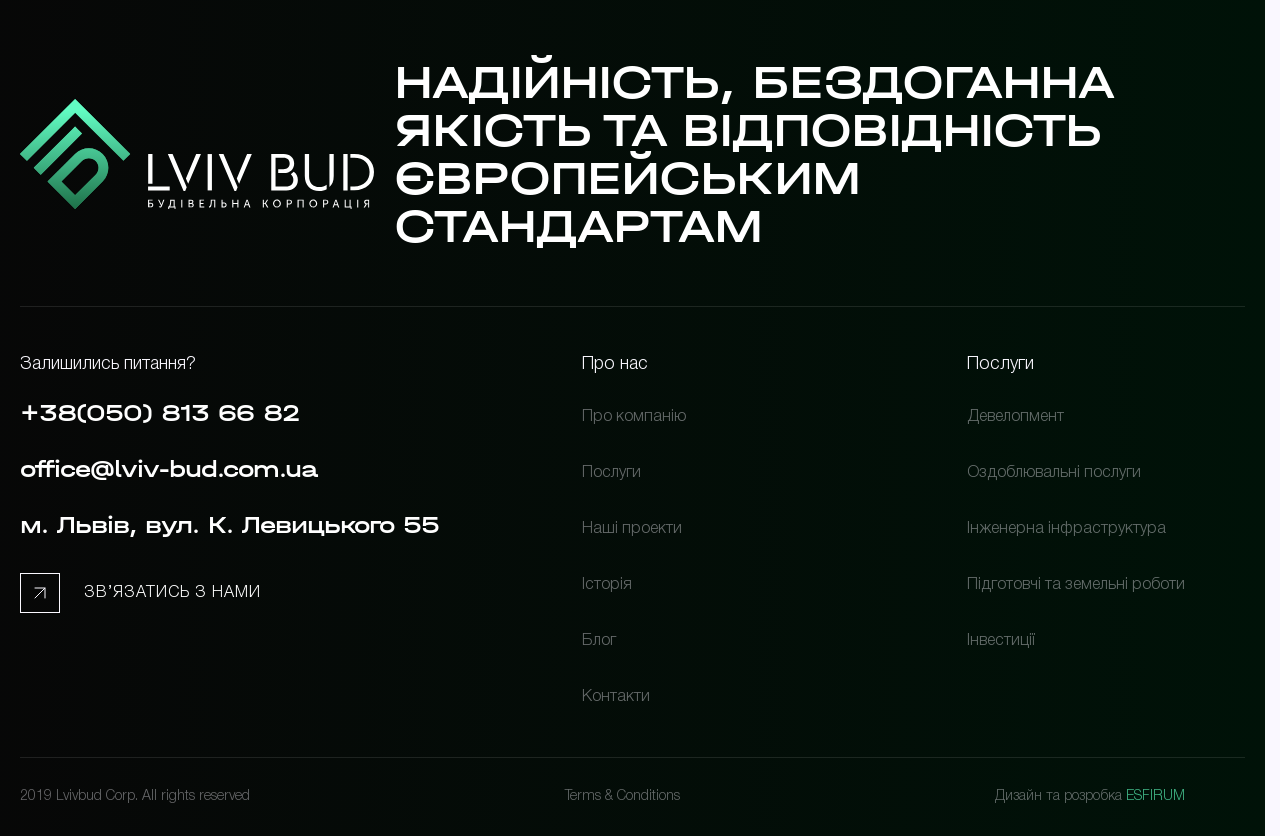
<file: project-item.html>
<!DOCTYPE html>
<html lang="uk">

<head>
    <meta charset="UTF-8" />
    <meta name="viewport" content="width=device-width, initial-scale=1.0" />
    <meta name="theme-color" content="#070707">
    <meta name="apple-mobile-web-app-status-bar-style" content="black-translucent">
    <meta name="theme-color" content="#070707">
    <link rel="icon" href="./assets/images/icons/logo.svg" type="image/svg+xml" />
    <title>LvivBud | Project Details</title>
    <link rel="stylesheet" href="https://cdn.jsdelivr.net/npm/swiper@11/swiper-bundle.min.css" />
    <link rel="stylesheet" href="./assets/css/style.min.css" />
    <script defer src="https://cdn.jsdelivr.net/npm/swiper@11/swiper-bundle.min.js"></script>
    <script defer type="module" src="./assets/scripts/main.js"></script>
</head>

<body>
    <div id="preloader">
        <img src="./assets/images/icons/logo-black.svg" alt="Logo">
    </div>
    <div class="aside-menu">
        <div class="aside-menu__inner">
            <div class="aside-menu__col col--menu">
                <nav class="aside-menu__nav">
                    <ul class="aside-menu__list aside-menu__list--main">
                        <li class="aside-menu__item">
                            <a href="javascript: void(0)" class="aside-menu__link">
                                <span>Про компанію</span>
                                <span>Про компанію</span>
                            </a>
                        </li>
                        <li class="aside-menu__item">
                            <a href="javascript: void(0)" class="aside-menu__link">
                                <span>послуги</span>
                                <span>послуги</span>
                            </a>
                        </li>
                        <li class="aside-menu__item">
                            <a href="javascript: void(0)" class="aside-menu__link">
                                <span>Наші проекти</span>
                                <span>Наші проекти</span>
                            </a>
                        </li>
                        <li class="aside-menu__item">
                            <a href="javascript: void(0)" class="aside-menu__link">
                                <span>для інвесторів</span>
                                <span>для інвесторів</span>
                            </a>
                        </li>
                        <li class="aside-menu__item">
                            <a href="javascript: void(0)" class="aside-menu__link">
                                <span>блог</span>
                                <span>блог</span>
                            </a>
                        </li>
                        <li class="aside-menu__item">
                            <a href="javascript: void(0)" class="aside-menu__link">
                                <span>Контакти</span>
                                <span>Контакти</span>
                            </a>
                        </li>
                    </ul>
                    <ul class="aside-menu__list aside-menu__list--secondary">
                        <li class="aside-menu__item">
                            <a href="javascript: void(0)" class="aside-menu__link">
                                Аналіз і концепції
                            </a>
                        </li>
                        <li class="aside-menu__item">
                            <a href="javascript: void(0)" class="aside-menu__link">
                                Архітектура
                            </a>
                        </li>
                        <li class="aside-menu__item">
                            <a href="javascript: void(0)" class="aside-menu__link">
                                Послуги генерального підряду
                            </a>
                        </li>
                        <li class="aside-menu__item">
                            <a href="javascript: void(0)" class="aside-menu__link">
                                Дизайн інтер’єрів
                            </a>
                        </li>
                        <li class="aside-menu__item">
                            <a href="javascript: void(0)" class="aside-menu__link">
                                Інвестиції
                            </a>
                        </li>
                    </ul>
                    <div class="aside-menu__links">
                        <a href="javascript: void(0)" class="js-open-modal">замовити дзвінок</a>
                        <a href="tel:+380508136682">
                            +38 (050) 813 66 82
                        </a>
                    </div>
                </nav>
            </div>
        </div>
        <div class="aside-menu__inner">
            <div class="aside-menu__col col--thumb">
                <img loading="lazy" src="./assets/images/bg-menu.jpg" alt="Thumbnail" />
            </div>
        </div>
    </div>
    <header class="header">
        <div class="container">
            <div class="header__panel">
                <a href="javascript: void(0)" class="header__logo">
                    <svg width="179" height="56" viewBox="0 0 179 56" fill="none" xmlns="http://www.w3.org/2000/svg">
                        <g clip-path="url(#clip0_207_585)">
                            <path
                                d="M66.9787 43.19H64.8144V28.0294H66.9787V43.19ZM75.6947 46.5394H64.7559V44.6002H75.6947V46.5394Z"
                                fill="white" />
                            <path
                                d="M84.2938 44.9528L83.5333 46.7744H82.7143L74.7588 27.9706H77.1571L84.2938 44.9528ZM85.0542 43.1899L83.8843 40.4281L89.0905 28.0294H91.4888L85.0542 43.1899Z"
                                fill="white" />
                            <path d="M94.8817 28.0294H97.046V46.5394H94.8817V28.0294Z" fill="white" />
                            <path
                                d="M110.032 44.9528L109.272 46.7744H108.453L100.497 27.9706H102.895L110.032 44.9528ZM110.792 43.1899L109.623 40.4281L114.829 28.0294H117.227L110.792 43.1899Z"
                                fill="white" />
                            <path
                                d="M140.509 41.1921C140.509 44.2477 138.345 46.5394 134.659 46.5394H127.055V28.0294H133.373C136.59 28.0294 138.637 30.0273 138.637 32.7891C138.637 35.5509 136.648 37.7251 133.373 37.7251H130.565V35.7272H133.197C135.303 35.7272 136.356 34.4932 136.356 32.8479C136.356 31.2026 135.303 29.9686 133.197 29.9686H129.219V44.5415H134.484C136.941 44.5415 138.228 43.0724 138.228 41.0745C138.228 39.9581 137.818 39.1354 136.941 38.3715L138.403 37.0787C139.807 38.0777 140.509 39.488 140.509 41.1921Z"
                                fill="white" />
                            <path
                                d="M144.019 39.1942V28.0295H146.183V39.3117C146.183 42.7787 148.23 44.8354 151.331 44.8354C152.852 44.8354 154.08 44.3065 155.074 43.6601V45.8931C154.138 46.4807 152.852 46.8333 151.331 46.8333C146.943 46.8333 144.019 43.8952 144.019 39.1942ZM156.478 28.0295H158.643V39.1942C158.643 41.8973 157.824 43.6601 156.478 44.8354V28.0295Z"
                                fill="white" />
                            <path
                                d="M165.662 46.5394H163.498V28.0295H165.662V46.5394ZM179 37.1963C179 42.5436 175.256 46.4807 168.997 46.4807H167.066V44.5415H168.997C173.91 44.5415 176.777 41.3684 176.777 37.1963C176.777 33.0242 173.91 29.9686 168.997 29.9686H167.066V28.0295H168.997C175.197 28.0295 179 31.849 179 37.1963Z"
                                fill="white" />
                            <path
                                d="M64.7559 55.1773V51.2403H67.0372V51.7104H65.2823V52.8268H66.1598C66.5108 52.8268 66.8032 52.9444 67.0372 53.1206C67.2712 53.2969 67.3882 53.5907 67.3882 54.0021C67.3882 54.3546 67.2712 54.6485 67.0372 54.8247C66.8032 55.001 66.5693 55.1185 66.2183 55.1185H64.7559V55.1773ZM65.3408 54.7072H66.1598C66.5693 54.7072 66.8617 54.4722 66.8617 54.0021C66.8617 53.532 66.5693 53.2969 66.1598 53.2969H65.3993V54.7072H65.3408Z"
                                fill="white" />
                            <path
                                d="M70.3711 54.5896C70.5466 54.7071 70.6636 54.7659 70.8391 54.7659C71.0731 54.7659 71.1901 54.6484 71.307 54.3546L69.7861 51.299H70.3711L71.307 53.2968L71.541 53.8257C71.5995 53.6494 71.658 53.4731 71.7165 53.2968L72.4185 51.299H73.0035L71.775 54.4721C71.5995 55.0009 71.2485 55.236 70.8976 55.236C70.6636 55.236 70.4296 55.1772 70.1956 55.0009L70.3711 54.5896Z"
                                fill="white" />
                            <path
                                d="M74.9346 54.7073H75.344C75.812 54.0022 75.929 53.1207 75.929 52.063V51.2404H78.2104V54.7073H78.6199V55.9413H78.1519V55.1774H75.461V55.9413H74.9346V54.7073ZM77.6839 54.7073V51.7692H76.4555V52.1218C76.4555 53.297 76.28 54.1784 75.929 54.7073H77.6839Z"
                                fill="white" />
                            <path d="M81.5439 55.1774V51.2404H82.0704V55.1774H81.5439Z" fill="white" />
                            <path
                                d="M85.2297 55.1773V51.2403H86.5752C87.2771 51.2403 87.6866 51.5928 87.6866 52.2392C87.6866 52.5918 87.5111 52.9444 87.2186 53.0619C87.6281 53.1794 87.8621 53.5907 87.8621 54.0021C87.8621 54.3546 87.7451 54.6485 87.5111 54.8247C87.2771 55.001 86.9846 55.1185 86.6337 55.1185H85.2297V55.1773ZM85.7562 52.9444H86.5752C86.9261 52.9444 87.1601 52.7093 87.1601 52.3567C87.1601 52.0042 86.9261 51.7691 86.5752 51.7691H85.7562V52.9444ZM85.7562 54.7072H86.6337C87.0431 54.7072 87.2771 54.4134 87.2771 54.0608C87.2771 53.6495 86.9846 53.4145 86.6337 53.4145H85.7562V54.7072Z"
                                fill="white" />
                            <path
                                d="M90.7869 55.1773V51.2403H93.0683V51.7104H91.3719V52.9444H92.7758V53.4732H91.3719V54.7072H93.1853V55.1773H90.7869Z"
                                fill="white" />
                            <path
                                d="M95.584 54.7073C96.2274 54.5898 96.4614 53.8259 96.4614 52.1805V51.2404H98.7428V55.1774H98.2163V51.7105H96.9879V52.1805C96.9879 53.1795 96.8709 53.9434 96.6954 54.4135C96.4614 54.9424 96.1105 55.1774 95.584 55.2362V54.7073Z"
                                fill="white" />
                            <path
                                d="M101.901 55.1773V51.2403H102.428V52.7093H103.247C103.598 52.7093 103.89 52.8268 104.124 53.0619C104.358 53.2969 104.475 53.5907 104.475 53.9433C104.475 54.2959 104.358 54.5897 104.124 54.8247C103.89 55.0598 103.598 55.1773 103.305 55.1773H101.901ZM102.486 54.7072H103.247C103.715 54.7072 103.949 54.4134 103.949 54.0021C103.949 53.532 103.656 53.2382 103.247 53.2382H102.486V54.7072Z"
                                fill="white" />
                            <path
                                d="M107.342 55.1774V51.2404H107.868V52.9444H109.916V51.2404H110.442V55.1774H109.916V53.4733H107.868V55.1774H107.342Z"
                                fill="white" />
                            <path
                                d="M113.133 55.1773L114.537 51.2403H115.122L116.525 55.1773H115.94L115.531 54.0608H114.069L113.659 55.1773H113.133ZM114.244 53.5907H115.414L115.005 52.3567L114.829 51.7691C114.771 52.0042 114.712 52.1805 114.654 52.3567L114.244 53.5907Z"
                                fill="white" />
                            <path
                                d="M122.784 55.1774V51.2404H123.311V52.8857H123.896L124.89 51.2404H125.475L124.364 53.1207L125.592 55.1774H124.949L123.896 53.3558H123.311V55.1774H122.784Z"
                                fill="white" />
                            <path
                                d="M128.518 51.7691C128.927 51.3578 129.395 51.1815 129.922 51.1815C130.448 51.1815 130.974 51.3578 131.325 51.7691C131.735 52.1805 131.91 52.6506 131.91 53.1794C131.91 53.767 131.735 54.2371 131.325 54.6485C130.916 55.0598 130.448 55.2361 129.922 55.2361C129.395 55.2361 128.869 55.0598 128.518 54.6485C128.167 54.2371 127.933 53.767 127.933 53.1794C127.933 52.6506 128.167 52.1805 128.518 51.7691ZM128.927 54.2959C129.22 54.5897 129.571 54.766 129.922 54.766C130.272 54.766 130.682 54.5897 130.916 54.2959C131.208 54.0021 131.325 53.6495 131.325 53.1794C131.325 52.7681 131.208 52.4155 130.916 52.1217C130.623 51.8279 130.331 51.7104 129.922 51.7104C129.512 51.7104 129.161 51.8279 128.927 52.1217C128.635 52.4155 128.518 52.7681 128.518 53.1794C128.518 53.6495 128.635 54.0021 128.927 54.2959Z"
                                fill="white" />
                            <path
                                d="M134.893 55.1773V51.2403H136.297C136.648 51.2403 136.941 51.3578 137.175 51.5928C137.409 51.8279 137.526 52.1217 137.526 52.4743C137.526 52.8268 137.409 53.1206 137.175 53.3557C136.941 53.5907 136.648 53.7083 136.297 53.7083H135.42V55.1773H134.893ZM135.42 53.2382H136.239C136.707 53.2382 136.999 52.9444 136.999 52.4743C136.999 52.0042 136.707 51.7104 136.239 51.7104H135.42V53.2382Z"
                                fill="white" />
                            <path d="M140.334 55.1774V51.2404H143.434V55.1774H142.908V51.7105H140.919V55.1774H140.334Z"
                                fill="white" />
                            <path
                                d="M146.886 51.7691C147.295 51.3578 147.763 51.1815 148.29 51.1815C148.816 51.1815 149.343 51.3578 149.694 51.7691C150.103 52.1805 150.279 52.6506 150.279 53.1794C150.279 53.767 150.103 54.2371 149.694 54.6485C149.284 55.0598 148.816 55.2361 148.29 55.2361C147.763 55.2361 147.237 55.0598 146.886 54.6485C146.535 54.2371 146.301 53.767 146.301 53.1794C146.301 52.6506 146.535 52.1805 146.886 51.7691ZM147.295 54.2959C147.588 54.5897 147.939 54.766 148.29 54.766C148.641 54.766 149.05 54.5897 149.284 54.2959C149.577 54.0021 149.694 53.6495 149.694 53.1794C149.694 52.7681 149.577 52.4155 149.284 52.1217C148.992 51.8279 148.699 51.7104 148.29 51.7104C147.88 51.7104 147.529 51.8279 147.295 52.1217C147.003 52.4155 146.886 52.7681 146.886 53.1794C146.886 53.6495 147.003 54.0021 147.295 54.2959Z"
                                fill="white" />
                            <path
                                d="M153.262 55.1774V51.2404H154.666C155.017 51.2404 155.309 51.3579 155.543 51.5929C155.777 51.828 155.894 52.1218 155.894 52.4744C155.894 52.8269 155.777 53.1207 155.543 53.3558C155.309 53.5908 155.017 53.7084 154.666 53.7084H153.788V55.1774H153.262ZM153.788 53.2383H154.607C155.075 53.2383 155.368 52.9445 155.368 52.4744C155.368 52.0043 155.075 51.7105 154.607 51.7105H153.788V53.2383Z"
                                fill="white" />
                            <path
                                d="M158.059 55.1774L159.463 51.2404H160.047L161.451 55.1774H160.866L160.457 54.0609H158.995L158.585 55.1774H158.059ZM159.17 53.5908H160.34L159.93 52.3568L159.755 51.7692C159.696 52.0043 159.638 52.1805 159.579 52.3568L159.17 53.5908Z"
                                fill="white" />
                            <path
                                d="M164.2 55.1773V51.2403H164.727V54.7072H166.657V51.2403H167.184V54.7072H167.652V55.9412H167.184V55.1773H164.2Z"
                                fill="white" />
                            <path d="M170.518 55.1774V51.2404H171.044V55.1774H170.518Z" fill="white" />
                            <path
                                d="M173.794 55.1773L174.671 53.7083L174.788 53.532C174.32 53.3557 174.028 52.9444 174.028 52.4155C174.028 51.9454 174.262 51.5341 174.613 51.3578C174.788 51.299 175.022 51.2403 175.315 51.2403H176.543V55.1773H176.075V53.5907H175.373L174.437 55.1773H173.794ZM176.075 53.1794V51.7691H175.432C175.198 51.7691 175.022 51.7691 174.905 51.8866C174.671 52.0042 174.613 52.1805 174.613 52.4743C174.613 52.9444 174.905 53.1794 175.315 53.1794H176.075Z"
                                fill="white" />
                            <path
                                d="M20.8833 42.0147L31.2957 31.5551C33.2261 29.6159 36.385 29.6159 38.2569 31.5551C40.1873 33.4942 40.1873 36.6086 38.2569 38.6065L27.8444 49.0073L20.8833 42.0147ZM27.8444 28.0294L13.9222 42.0147L27.8444 56L41.7667 42.0147C45.6274 38.1364 45.6274 31.8489 41.7667 27.9706C39.8363 26.0315 37.3209 25.0913 34.8056 25.0913C32.2902 25.0913 29.7748 26.0902 27.8444 28.0294ZM6.96111 35.022L10.4709 38.5477L31.3542 17.5698L27.8444 14.0441L6.96111 35.022ZM27.8444 0L0 27.9706L3.5098 31.4963L27.9029 6.99265L52.2961 31.4963L55.8059 27.9706L27.8444 0Z"
                                fill="url(#paint0_linear_207_585)" />
                            <mask id="mask0_207_585" style="mask-type: luminance" maskUnits="userSpaceOnUse" x="0" y="0"
                                width="56" height="56">
                                <path
                                    d="M20.8833 42.0147L31.2957 31.5551C33.2261 29.6159 36.385 29.6159 38.2569 31.5551C40.1873 33.4942 40.1873 36.6086 38.2569 38.6065L27.8444 49.0073L20.8833 42.0147ZM27.8444 28.0294L13.9222 42.0147L27.8444 56L41.7667 42.0147C45.6274 38.1364 45.6274 31.8489 41.7667 27.9706C39.8363 26.0315 37.3209 25.0913 34.8056 25.0913C32.2902 25.0913 29.7748 26.0902 27.8444 28.0294ZM6.96111 35.022L10.4709 38.5477L31.3542 17.5698L27.8444 14.0441L6.96111 35.022ZM27.8444 0L0 27.9706L3.5098 31.4963L27.9029 6.99265L52.2961 31.4963L55.8059 27.9706L27.8444 0Z"
                                    fill="white" />
                            </mask>
                            <g mask="url(#mask0_207_585)">
                                <path d="M55.7474 0H0V56H55.7474V0Z" fill="url(#paint1_linear_207_585)" />
                            </g>
                        </g>
                        <defs>
                            <linearGradient id="paint0_linear_207_585" x1="0" y1="27.9985" x2="55.7435" y2="27.9985"
                                gradientUnits="userSpaceOnUse">
                                <stop stop-color="#62FCC3" />
                                <stop offset="0.438" stop-color="#40B686" />
                                <stop offset="1" stop-color="#115732" />
                            </linearGradient>
                            <linearGradient id="paint1_linear_207_585" x1="27.8753" y1="5.52106" x2="27.8753"
                                y2="65.0526" gradientUnits="userSpaceOnUse">
                                <stop stop-color="#62FCC3" />
                                <stop offset="0.438" stop-color="#40B686" />
                                <stop offset="1" stop-color="#115732" />
                            </linearGradient>
                            <clipPath id="clip0_207_585">
                                <rect width="179" height="56" fill="white" />
                            </clipPath>
                        </defs>
                    </svg>
                </a>
                <div class="header__info">
                    <div class="header__call">
                        <a href="javascript: void(0)" class="js-open-modal">замовити дзвінок</a>
                        <a href="tel:+380508136682">
                            +38 (050) 813 66 82
                        </a>
                    </div>
                    <ul class="header__lang">
                        <li class="header__lang-item">
                            <a href="javascript: void(0)" class="header__lang-link lang--active">ua</a>
                        </li>
                        <li class="header__lang-item">
                            <a href="javascript: void(0)" class="header__lang-link">en</a>
                        </li>
                    </ul>
                    <button class="header__menu js-button">
                        <span class="header__menu-text">Меню</span>
                        <span class="header__menu-btn"></span>
                    </button>
                </div>
            </div>
        </div>
    </header>
    <div class="feedback-modal js-feedback-modal">
        <div class="feedback-modal__wrapper">
            <div class="form-box">
                <button class="form-box__close js-close-modal">
                    <svg width="28" height="28" viewBox="0 0 28 28" fill="none" xmlns="http://www.w3.org/2000/svg">
                        <g clip-path="url(#clip0_313_3256)">
                            <path d="M21.875 6.125L6.125 21.875" stroke="#FAF8FF" stroke-width="2"
                                stroke-linecap="round" stroke-linejoin="round" />
                            <path d="M21.875 21.875L6.125 6.125" stroke="#FAF8FF" stroke-width="2"
                                stroke-linecap="round" stroke-linejoin="round" />
                        </g>
                        <defs>
                            <clipPath id="clip0_313_3256">
                                <rect width="28" height="28" fill="white" />
                            </clipPath>
                        </defs>
                    </svg>
                </button>
                <h3 class="form-box__title">
                    Передзвоніть мені
                </h3>
                <p class="form-box__subtitle">
                    Звертаємо вашу увагу, що режим роботи служби підтримки з 10:00 до 17:00 (Пн.-Пт.). Сб.-Нд.: вихідні
                    дні
                </p>
                <form class="form-box__review js-form">
                    <div class="form-box__field">
                        <label class="form-box__label" for="nameFieldModal">Як до вас звертатись?</label>
                        <input class="form-box__input" type="text" name="name" id="nameFieldModal"
                            placeholder="Ім’я та Прізвище" />
                    </div>

                    <div class="form-box__field">
                        <label class="form-box__label" for="phoneFieldModal">Телефон</label>
                        <input class="form__item-input" type="tel" name="phone" id="phoneFieldModal" autocomplete="tel"
                            placeholder="Ваш номер для зв’язку" />
                    </div>

                    <div class="form-box__check">
                        <input class="form-box__radio" type="checkbox" id="checkBoxModal" />
                        <label class="form-box__check-label" for="checkBoxModal">
                            <p class="form-box__check-text">
                                Я погоджуюсь з
                                <a href="#">Умовами</a> та
                                <a href="#">Політикою конфіденційності</a>
                            </p>
                        </label>
                    </div>
                    <button class="form-box__submit" type="submit">
                        <div class="text-wrapper">
                            <div class="text-wrapper__items">
                                <span>надіслати</span>
                                <span>надіслати</span>
                            </div>
                        </div>
                        <div class="img-wrapper">
                            <div class="img-wrapper__items">
                                <img width="24" height="24" src="./assets/images/icons/ico-arrow-right.svg"
                                    alt="Icon" />
                                <img width="24" height="24" src="./assets/images/icons/ico-arrow-right.svg"
                                    alt="Icon" />
                            </div>
                        </div>
                    </button>
                </form>
            </div>
        </div>
    </div>
    <main class="main main--project-item">
        <section class="content">
            <div class="container">
                <div class="content__head">
                    <a href="javascript: void(0)" class="content__cta link--primary link--sm link--dark hover--light animation--simple">
                        <span>
                            <svg width="24" height="24" viewBox="0 0 24 24" fill="none"
                                xmlns="http://www.w3.org/2000/svg">
                                <path d="M17 17L7 7" stroke="#070707" stroke-width="2" stroke-linecap="round"
                                    stroke-linejoin="round" />
                                <path d="M17 7H7V17" stroke="#070707" stroke-width="2" stroke-linecap="round"
                                    stroke-linejoin="round" />
                            </svg>
                        </span>
                        <span>всі послуги</span>
                    </a>
                    <h1 class="h2 content__title animation--simple">жк “фруктова алея”</h1>
                    <div class="content__details animation--simple">
                        <p class="content__details-square">
                            площа об’єкту 5232 м²
                        </p>
                        <p class="content__details-status works--done">
                            Здано в експлуатацію
                        </p>
                        <p class="content__details-location">
                            м.львів, 2015-2020 р.
                        </p>
                    </div>
                </div>
            </div>
            <div class="container">
                <div class="content__preview animation--simple">
                    <img width="1608" height="844" src="./assets/images/projPreview.jpg" alt="Preview">
                </div>
            </div>
            <div class="container">
                <div class="content__about">
                    <div class="content__about-row">
                        <div class="content__about-col animation--simple">
                            <h2 class="content__subtitle">
                                про проект
                            </h2>
                        </div>
                        <div class="content__about-col animation--simple">
                            <p class="content__description">
                                Сучасна архітектура, продумана інфраструктура, безпечна закрита від автомобілів
                                прибудинкова територія та розташування у перспективному районі, що стрімко розвивається,
                                — все для комфортного та радісного життя в ЖК “Фруктова алея”. Продумуючи простір
                                будинку та інфраструктуру, ми насамперед орієнтувалися на потреби родин, які тут
                                проживатимуть.
                            </p>
                        </div>
                    </div>
                    <div class="content__about-row">
                        <div class="content__about-col animation--simple">
                            <h2 class="content__subtitle">
                                прогрес робіт
                            </h2>
                        </div>
                        <div class="content__about-col">
                            <div class="content__progress">
                                <div class="progress-box js-box animation--simple">
                                    <div class="progress-box__row">
                                        <span class="progress-box__val js-val" data-value="100">0%</span>
                                        <p class="progress-box__title">перша черга</p>
                                    </div>
                                    <div class="progress-box__row">
                                        <div class="progress-box__bar js-bar"></div>
                                    </div>
                                </div>

                                <div class="progress-box js-box animation--simple">
                                    <div class="progress-box__row">
                                        <span class="progress-box__val js-val" data-value="50">0%</span>
                                        <p class="progress-box__title">перша черга</p>
                                    </div>
                                    <div class="progress-box__row">
                                        <div class="progress-box__bar js-bar"></div>
                                    </div>
                                </div>
                            </div>
                        </div>
                    </div>
                </div>
                <div class="content__char">
                    <div class="content__char-col">
                        <h2 class="content__char-title animation--simple">
                            характеристики жк “фруктова алея”
                        </h2>
                        <div class="content__char-thumb animation--simple">
                            <img loading="lazy" width="730" height="680" src="./assets/images/picProj.jpg"
                                alt="жк “фруктова алея”">
                        </div>
                    </div>
                    <div class="content__char-col">
                        <div class="content__char-row animation--simple">
                            <p class="content__char-subtitle">клас</p>
                            <h4 class="content__char-descr">комфорт</h4>
                        </div>
                        <div class="content__char-row animation--simple">
                            <p class="content__char-subtitle">кількість квартир</p>
                            <h4 class="content__char-descr">112</h4>
                        </div>
                        <div class="content__char-row animation--simple">
                            <p class="content__char-subtitle">технологія будівництва</p>
                            <h4 class="content__char-descr">Монолітно-залізобетонний каркас</h4>
                        </div>
                        <div class="content__char-row animation--simple">
                            <p class="content__char-subtitle">стіни</p>
                            <h4 class="content__char-descr">керамічні блоки</h4>
                        </div>
                        <div class="content__char-row animation--simple">
                            <p class="content__char-subtitle">фасад</p>
                            <h4 class="content__char-descr">комбінований</h4>
                        </div>
                        <div class="content__char-row animation--simple">
                            <p class="content__char-subtitle">вікна</p>
                            <h4 class="content__char-descr">металопластикові rehau</h4>
                        </div>
                        <div class="content__char-row animation--simple">
                            <p class="content__char-subtitle">висота стелі</p>
                            <h4 class="content__char-descr">2.7 метри</h4>
                        </div>
                        <div class="content__char-row animation--simple">
                            <p class="content__char-subtitle">ремонт</p>
                            <h4 class="content__char-descr">без оздоблювальних робіт</h4>
                        </div>
                    </div>
                </div>
            </div>
        </section>
        <section class="advantages">
            <div class="container">
                <h2 class="advantages__title animation--simple">
                    переваги
                </h2>
            </div>
            <div class="advantages__tabheader js-tab-btns animation--simple">
                <div class="container">
                    <div class="tabheader">
                        <button class="js-tab-btn tabheader__item tabheader__item--active">Розташування</button>
                        <button class="js-tab-btn tabheader__item">Інфраструктура будинку</button>
                        <button class="js-tab-btn tabheader__item">Дитячий простір</button>
                        <button class="js-tab-btn tabheader__item">Парковка</button>
                        <button class="js-tab-btn tabheader__item">Безпека</button>
                    </div>
                </div>
            </div>
            <div class="container animation--simple">
                <div class="advantages__tabcontent js-tab-box">
                    <div class="tabcontent-info">
                        <div class="tabcontent-info__col">
                            <div class="tabcontent-info__thumb">
                                <img width="730" height="560" loading="lazy" src="./assets/images/picAdvant.jpg"
                                    alt="Thumbnail">
                            </div>
                        </div>
                        <div class="tabcontent-info__col">
                            <img class="tabcontent-info__ico" width="40" height="40" loading="lazy"
                                src="./assets/images/icons/ico-location.svg" alt="Icon">
                            <h3 class="tabcontent-info__title">Розташування</h3>
                            <p class="tabcontent-info__text">
                                Вже давно відомо, що читабельний зміст буде заважати зосередитись людині, яка оцінює
                                композицію сторінки. Сенс використання Lorem Ipsum полягає в тому, що цей текст має
                                більш-менш нормальне розподілення літер на відміну від, наприклад, "Тут іде текст. Тут
                                іде
                                текст." Це робить текст схожим на оповідний.
                            </p>
                        </div>
                    </div>
                </div>
                <div class="advantages__tabcontent js-tab-box">
                    <div class="tabcontent-info">
                        <div class="tabcontent-info__col">
                            <div class="tabcontent-info__thumb">
                                <img width="730" height="560" loading="lazy" src="./assets/images/projects.jpg"
                                    alt="Thumbnail">
                            </div>
                        </div>
                        <div class="tabcontent-info__col">
                            <img class="tabcontent-info__ico" width="40" height="40" loading="lazy"
                                src="./assets/images/icons/ico-location.svg" alt="Icon">
                            <h3 class="tabcontent-info__title">Інфраструктура будинку</h3>
                            <p class="tabcontent-info__text">
                                Вже давно відомо, що читабельний зміст буде заважати зосередитись людині, яка оцінює
                                композицію сторінки. Сенс використання Lorem Ipsum полягає в тому, що цей текст має
                                більш-менш нормальне розподілення літер на відміну від, наприклад, "Тут іде текст. Тут
                                іде
                                текст." Це робить текст схожим на оповідний.
                            </p>
                        </div>
                    </div>
                </div>
                <div class="advantages__tabcontent js-tab-box">
                    <div class="tabcontent-info">
                        <div class="tabcontent-info__col">
                            <div class="tabcontent-info__thumb">
                                <img width="730" height="560" loading="lazy" src="./assets/images/projPreview.jpg"
                                    alt="Thumbnail">
                            </div>
                        </div>
                        <div class="tabcontent-info__col">
                            <img class="tabcontent-info__ico" width="40" height="40" loading="lazy"
                                src="./assets/images/icons/ico-location.svg" alt="Icon">
                            <h3 class="tabcontent-info__title">Дитячий простір</h3>
                            <p class="tabcontent-info__text">
                                Вже давно відомо, що читабельний зміст буде заважати зосередитись людині, яка оцінює
                                композицію сторінки. Сенс використання Lorem Ipsum полягає в тому, що цей текст має
                                більш-менш нормальне розподілення літер на відміну від, наприклад, "Тут іде текст. Тут
                                іде
                                текст." Це робить текст схожим на оповідний.
                            </p>
                        </div>
                    </div>
                </div>
                <div class="advantages__tabcontent js-tab-box">
                    <div class="tabcontent-info">
                        <div class="tabcontent-info__col">
                            <div class="tabcontent-info__thumb">
                                <img width="730" height="560" loading="lazy" src="./assets/images/services_hero.jpg"
                                    alt="Thumbnail">
                            </div>
                        </div>
                        <div class="tabcontent-info__col">
                            <img class="tabcontent-info__ico" width="40" height="40" loading="lazy"
                                src="./assets/images/icons/ico-location.svg" alt="Icon">
                            <h3 class="tabcontent-info__title">Парковка</h3>
                            <p class="tabcontent-info__text">
                                Вже давно відомо, що читабельний зміст буде заважати зосередитись людині, яка оцінює
                                композицію сторінки. Сенс використання Lorem Ipsum полягає в тому, що цей текст має
                                більш-менш нормальне розподілення літер на відміну від, наприклад, "Тут іде текст. Тут
                                іде
                                текст." Це робить текст схожим на оповідний.
                            </p>
                        </div>
                    </div>
                </div>
                <div class="advantages__tabcontent js-tab-box">
                    <div class="tabcontent-info">
                        <div class="tabcontent-info__col">
                            <div class="tabcontent-info__thumb">
                                <img width="730" height="560" loading="lazy" src="./assets/images/bg-form.jpg"
                                    alt="Thumbnail">
                            </div>
                        </div>
                        <div class="tabcontent-info__col">
                            <img class="tabcontent-info__ico" width="40" height="40" loading="lazy"
                                src="./assets/images/icons/ico-location.svg" alt="Icon">
                            <h3 class="tabcontent-info__title">Безпека</h3>
                            <p class="tabcontent-info__text">
                                Вже давно відомо, що читабельний зміст буде заважати зосередитись людині, яка оцінює
                                композицію сторінки. Сенс використання Lorem Ipsum полягає в тому, що цей текст має
                                більш-менш нормальне розподілення літер на відміну від, наприклад, "Тут іде текст. Тут
                                іде
                                текст." Це робить текст схожим на оповідний.
                            </p>
                        </div>
                    </div>
                </div>
            </div>
        </section>
        <section class="flats">
            <div class="container">
                <div class="flats__head animation--simple">
                    <h3 class="flats__title">
                        яка кількість кімнат вас цікавить?
                    </h3>
                    <div class="flats__nav">
                        <button class="flats__nav-btn btn--prev" tabindex="0" aria-label="Previous slide"
                            aria-controls="swiper-wrapper-4a27ba406888a13e">
                            <svg width="32" height="32" viewBox="0 0 32 32" fill="none"
                                xmlns="http://www.w3.org/2000/svg">
                                <path d="M24.6667 8L8 24.6667" stroke="#070707" stroke-width="2" stroke-linecap="round"
                                    stroke-linejoin="round"></path>
                                <path d="M24.6667 24.6667H8V8" stroke="#070707" stroke-width="2" stroke-linecap="round"
                                    stroke-linejoin="round"></path>
                            </svg>
                        </button>
                        <button class="flats__nav-btn btn--next" tabindex="0" aria-label="Next slide"
                            aria-controls="swiper-wrapper-4a27ba406888a13e">
                            <svg width="32" height="32" viewBox="0 0 32 32" fill="none"
                                xmlns="http://www.w3.org/2000/svg">
                                <path d="M7.33333 24L24 7.33333" stroke="#070707" stroke-width="2"
                                    stroke-linecap="round" stroke-linejoin="round"></path>
                                <path d="M7.33333 7.33333H24V24" stroke="#070707" stroke-width="2"
                                    stroke-linecap="round" stroke-linejoin="round"></path>
                            </svg>
                        </button>
                    </div>
                </div>
                <div class="flats__gall flats-swiper swiper animation--simple">
                    <div class="flats__gall-wrapper swiper-wrapper">
                        <a target="_blank" href="javascript: void(0)" class="flats__gall-slide swiper-slide">
                            <div class="flat-box">
                                <div class="flat-box__row">
                                    <div class="flat-box__thumb">
                                        <img loading="lazy" width="300" height="332" src="./assets/images/flat_1.png"
                                            alt="Thumbnail">
                                    </div>
                                    <p class="flat-box__status">Однокімнатна</p>
                                </div>
                                <div class="flat-box__row">
                                    <p class="flat-box__title">1-кімнатні квартири</p>
                                    <p class="flat-box__desc">ціна від 29 300 грн/м.кв</p>
                                    <div class="flat-box__btn">
                                        <span class="flat-box__ico">
                                            <svg width="24" height="24" viewBox="0 0 24 24" fill="none"
                                                xmlns="http://www.w3.org/2000/svg">
                                                <path d="M7 17L17 7" stroke="#070707" stroke-width="2"
                                                    stroke-linecap="round" stroke-linejoin="round" />
                                                <path d="M7 7H17V17" stroke="#070707" stroke-width="2"
                                                    stroke-linecap="round" stroke-linejoin="round" />
                                            </svg>
                                        </span>
                                        <p class="flat-box__text">показати 11 квартир</p>
                                    </div>
                                </div>
                            </div>
                        </a>
                        <a target="_blank" href="javascript: void(0)" class="flats__gall-slide swiper-slide">
                            <div class="flat-box">
                                <div class="flat-box__row">
                                    <div class="flat-box__thumb">
                                        <img loading="lazy" width="300" height="332" src="./assets/images/flat_2.png"
                                            alt="Thumbnail">
                                    </div>
                                    <p class="flat-box__status">Однокімнатна</p>
                                </div>
                                <div class="flat-box__row">
                                    <p class="flat-box__title">2-кімнатні квартири</p>
                                    <p class="flat-box__desc">ціна від 29 300 грн/м.кв</p>
                                    <div class="flat-box__btn">
                                        <span class="flat-box__ico">
                                            <svg width="24" height="24" viewBox="0 0 24 24" fill="none"
                                                xmlns="http://www.w3.org/2000/svg">
                                                <path d="M7 17L17 7" stroke="#070707" stroke-width="2"
                                                    stroke-linecap="round" stroke-linejoin="round" />
                                                <path d="M7 7H17V17" stroke="#070707" stroke-width="2"
                                                    stroke-linecap="round" stroke-linejoin="round" />
                                            </svg>
                                        </span>
                                        <p class="flat-box__text">показати 11 квартир</p>
                                    </div>
                                </div>
                            </div>
                        </a>
                        <a target="_blank" href="javascript: void(0)" class="flats__gall-slide swiper-slide">
                            <div class="flat-box">
                                <div class="flat-box__row">
                                    <div class="flat-box__thumb">
                                        <img loading="lazy" width="300" height="332" src="./assets/images/flat_3.png"
                                            alt="Thumbnail">
                                    </div>
                                    <p class="flat-box__status">Однокімнатна</p>
                                </div>
                                <div class="flat-box__row">
                                    <p class="flat-box__title">3-кімнатні квартири</p>
                                    <p class="flat-box__desc">ціна від 29 300 грн/м.кв</p>
                                    <div class="flat-box__btn">
                                        <span class="flat-box__ico">
                                            <svg width="24" height="24" viewBox="0 0 24 24" fill="none"
                                                xmlns="http://www.w3.org/2000/svg">
                                                <path d="M7 17L17 7" stroke="#070707" stroke-width="2"
                                                    stroke-linecap="round" stroke-linejoin="round" />
                                                <path d="M7 7H17V17" stroke="#070707" stroke-width="2"
                                                    stroke-linecap="round" stroke-linejoin="round" />
                                            </svg>
                                        </span>
                                        <p class="flat-box__text">показати 11 квартир</p>
                                    </div>
                                </div>
                            </div>
                        </a>
                        <a target="_blank" href="javascript: void(0)" class="flats__gall-slide swiper-slide">
                            <div class="flat-box">
                                <div class="flat-box__row">
                                    <div class="flat-box__thumb">
                                        <img loading="lazy" width="300" height="332" src="./assets/images/flat_3.png"
                                            alt="Thumbnail">
                                    </div>
                                    <p class="flat-box__status">Однокімнатна</p>
                                </div>
                                <div class="flat-box__row">
                                    <p class="flat-box__title">2-х ярусні квартири</p>
                                    <p class="flat-box__desc">ціна від 29 300 грн/м.кв</p>
                                    <div class="flat-box__btn">
                                        <span class="flat-box__ico">
                                            <svg width="24" height="24" viewBox="0 0 24 24" fill="none"
                                                xmlns="http://www.w3.org/2000/svg">
                                                <path d="M7 17L17 7" stroke="#070707" stroke-width="2"
                                                    stroke-linecap="round" stroke-linejoin="round" />
                                                <path d="M7 7H17V17" stroke="#070707" stroke-width="2"
                                                    stroke-linecap="round" stroke-linejoin="round" />
                                            </svg>
                                        </span>
                                        <p class="flat-box__text">показати 11 квартир</p>
                                    </div>
                                </div>
                            </div>
                        </a>
                        <a target="_blank" href="javascript: void(0)" class="flats__gall-slide swiper-slide">
                            <div class="flat-box">
                                <div class="flat-box__row">
                                    <div class="flat-box__thumb">
                                        <img loading="lazy" width="300" height="332" src="./assets/images/flat_3.png"
                                            alt="Thumbnail">
                                    </div>
                                    <p class="flat-box__status">Однокімнатна</p>
                                </div>
                                <div class="flat-box__row">
                                    <p class="flat-box__title">2-х ярусні квартири</p>
                                    <p class="flat-box__desc">ціна від 29 300 грн/м.кв</p>
                                    <div class="flat-box__btn">
                                        <span class="flat-box__ico">
                                            <svg width="24" height="24" viewBox="0 0 24 24" fill="none"
                                                xmlns="http://www.w3.org/2000/svg">
                                                <path d="M7 17L17 7" stroke="#070707" stroke-width="2"
                                                    stroke-linecap="round" stroke-linejoin="round" />
                                                <path d="M7 7H17V17" stroke="#070707" stroke-width="2"
                                                    stroke-linecap="round" stroke-linejoin="round" />
                                            </svg>
                                        </span>
                                        <p class="flat-box__text">показати 11 квартир</p>
                                    </div>
                                </div>
                            </div>
                        </a>
                    </div>
                </div>
            </div>
        </section>
        <section class="location">
            <div class="container">
                <h3 class="location__title animation--simple">
                    локація об’єкту
                </h3>
                <a href="javascript: void(0)" class="location__map animation--simple">
                    <div class="location__thumb">
                        <img src="./assets/images/map-lg.jpg" alt="Map">
                    </div>
                </a>
            </div>
        </section>
        <section class="details">
            <div class="container">
                <div class="details__head animation--simple">
                    <h3 class="details__title">
                        об’єкт в деталях
                    </h3>
                    <div class="details__nav">
                        <button class="details__nav-btn btn--prev" tabindex="0" aria-label="Previous slide"
                            aria-controls="swiper-wrapper-4a27ba406888a13e">
                            <svg width="32" height="32" viewBox="0 0 32 32" fill="none"
                                xmlns="http://www.w3.org/2000/svg">
                                <path d="M24.6667 8L8 24.6667" stroke="#070707" stroke-width="2" stroke-linecap="round"
                                    stroke-linejoin="round"></path>
                                <path d="M24.6667 24.6667H8V8" stroke="#070707" stroke-width="2" stroke-linecap="round"
                                    stroke-linejoin="round"></path>
                            </svg>
                        </button>
                        <button class="details__nav-btn btn--next" tabindex="0" aria-label="Next slide"
                            aria-controls="swiper-wrapper-4a27ba406888a13e">
                            <svg width="32" height="32" viewBox="0 0 32 32" fill="none"
                                xmlns="http://www.w3.org/2000/svg">
                                <path d="M7.33333 24L24 7.33333" stroke="#070707" stroke-width="2"
                                    stroke-linecap="round" stroke-linejoin="round"></path>
                                <path d="M7.33333 7.33333H24V24" stroke="#070707" stroke-width="2"
                                    stroke-linecap="round" stroke-linejoin="round"></path>
                            </svg>
                        </button>
                    </div>
                </div>
            </div>
            <div class="details__content animation--simple">
                <div class="details__gall details-swiper swiper">
                    <div class="details__gall-wrapper swiper-wrapper">
                        <div class="details__gall-slide swiper-slide">
                            <div class="details__gall-thumb">
                                <img src="./assets/images/details_1.jpg" alt="Thumbnail">
                            </div>
                        </div>
                        <div class="details__gall-slide swiper-slide">
                            <div class="details__gall-thumb">
                                <img src="./assets/images/details_2.jpg" alt="Thumbnail">
                            </div>
                        </div>
                        <div class="details__gall-slide swiper-slide">
                            <div class="details__gall-thumb">
                                <img src="./assets/images/details_3.jpg" alt="Thumbnail">
                            </div>
                        </div>
                        <div class="details__gall-slide swiper-slide">
                            <div class="details__gall-thumb">
                                <img src="./assets/images/details_1.jpg" alt="Thumbnail">
                            </div>
                        </div>
                    </div>
                </div>
            </div>
        </section>
        <section class="news">
            <div class="container">
                <h3 class="news__title animation--simple">акції та новини</h3>
                <div class="news__cards">
                    <a href="javascript: void(0)" class="animation--simple blog-card blog-card--news">
                        <div class="blog-card__row">
                            <div class="blog-card__thumb">
                                <img loading="lazy" src="./assets/images/blog_1.jpg" alt="Thumb">
                            </div>
                            <span class="blog-card__status">Новини компанії</span>
                            <span class="blog-card__cta">
                                <svg width="28" height="28" viewBox="0 0 28 28" fill="none"
                                    xmlns="http://www.w3.org/2000/svg">
                                    <path d="M5.75042 13.9999L22.2496 13.9999" stroke="#FAF8FF" stroke-width="2"
                                        stroke-linecap="round" stroke-linejoin="round"></path>
                                    <path d="M14 5.75035L22.2496 13.9999L14 22.2495" stroke="#FAF8FF" stroke-width="2"
                                        stroke-linecap="round" stroke-linejoin="round"></path>
                                </svg>
                            </span>
                        </div>
                        <div class="blog-card__row">
                            <span class="blog-card__date">10 Липня 2024</span>
                            <h3 class="blog-card__title">
                                розпочато продаж паркомісцт у жк “фруктова алея”
                            </h3>
                        </div>
                    </a>
                    <a href="javascript: void(0)" class="animation--simple blog-card blog-card--credit">
                        <div class="blog-card__row">
                            <div class="blog-card__thumb">
                                <img loading="lazy" src="./assets/images/blog_2.jpg" alt="Thumb">
                            </div>
                            <span class="blog-card__status">Розстрочка та кредити</span>
                            <span class="blog-card__cta">
                                <svg width="28" height="28" viewBox="0 0 28 28" fill="none"
                                    xmlns="http://www.w3.org/2000/svg">
                                    <path d="M5.75042 13.9999L22.2496 13.9999" stroke="#FAF8FF" stroke-width="2"
                                        stroke-linecap="round" stroke-linejoin="round"></path>
                                    <path d="M14 5.75035L22.2496 13.9999L14 22.2495" stroke="#FAF8FF" stroke-width="2"
                                        stroke-linecap="round" stroke-linejoin="round"></path>
                                </svg>
                            </span>
                        </div>
                        <div class="blog-card__row">
                            <span class="blog-card__date">10 Липня 2024</span>
                            <h3 class="blog-card__title">
                                статус будівництва жк ”марко поло”
                            </h3>
                        </div>
                    </a>
                    <a href="javascript: void(0)" class="animation--simple blog-card blog-card--news">
                        <div class="blog-card__row">
                            <div class="blog-card__thumb">
                                <img loading="lazy" src="./assets/images/blog_3.jpg" alt="Thumb">
                            </div>
                            <span class="blog-card__status">Новини компанії</span>
                            <span class="blog-card__cta">
                                <svg width="28" height="28" viewBox="0 0 28 28" fill="none"
                                    xmlns="http://www.w3.org/2000/svg">
                                    <path d="M5.75042 13.9999L22.2496 13.9999" stroke="#FAF8FF" stroke-width="2"
                                        stroke-linecap="round" stroke-linejoin="round"></path>
                                    <path d="M14 5.75035L22.2496 13.9999L14 22.2495" stroke="#FAF8FF" stroke-width="2"
                                        stroke-linecap="round" stroke-linejoin="round"></path>
                                </svg>
                            </span>
                        </div>
                        <div class="blog-card__row">
                            <span class="blog-card__date">10 Липня 2024</span>
                            <h3 class="blog-card__title">
                                статус будівництва жк ”avalon zelena street”
                            </h3>
                        </div>
                    </a>
                    <a href="javascript: void(0)" class="animation--simple blog-card blog-card--stock">
                        <div class="blog-card__row">
                            <div class="blog-card__thumb">
                                <img loading="lazy" src="./assets/images/blog_4.jpg" alt="Thumb">
                            </div>
                            <span class="blog-card__status">Акції</span>
                            <span class="blog-card__cta">
                                <svg width="28" height="28" viewBox="0 0 28 28" fill="none"
                                    xmlns="http://www.w3.org/2000/svg">
                                    <path d="M5.75042 13.9999L22.2496 13.9999" stroke="#FAF8FF" stroke-width="2"
                                        stroke-linecap="round" stroke-linejoin="round"></path>
                                    <path d="M14 5.75035L22.2496 13.9999L14 22.2495" stroke="#FAF8FF" stroke-width="2"
                                        stroke-linecap="round" stroke-linejoin="round"></path>
                                </svg>
                            </span>
                        </div>
                        <div class="blog-card__row">
                            <span class="blog-card__date">10 Липня 2024</span>
                            <h3 class="blog-card__title">
                                статус будівництва жк ”grey house”
                            </h3>
                        </div>
                    </a>
                </div>
            </div>
        </section>
        <section class="assistant">
            <div class="container">
                <div class="assistant__col animation--simple">
                    <div class="assistant__content">
                        <h2 class="h2 assistant__title">
                            потрібна консультація?
                        </h2>
                        <div class="assistant__human desktop--hidden">
                            <div class="assistant__human-preview">
                                <img loading="lazy" width="212" height="216" src="./assets/images/assistant.jpg"
                                    alt="Thumbnail">
                            </div>
                            <div class="assistant__human-content">
                                <p class="assistant__human-text">
                                    З вами зв’яжеться і відповість на ваші запитання
                                </p>
                                <p class="assistant__human-name">вікторія</p>
                                <p class="assistant__human-job">
                                    Менеджер компанії Lviv Bud
                                </p>
                                <div class="assistant__human-cta">
                                    <svg width="48" height="48" viewBox="0 0 48 48" fill="none"
                                        xmlns="http://www.w3.org/2000/svg">
                                        <path d="M14 34L34 14" stroke="#343434" stroke-width="2" stroke-linecap="round"
                                            stroke-linejoin="round" />
                                        <path d="M14 14H34V34" stroke="#343434" stroke-width="2" stroke-linecap="round"
                                            stroke-linejoin="round" />
                                    </svg>
                                </div>
                            </div>
                        </div>
                    </div>
                </div>
                <div class="form__col animation--simple">
                    <div class="assistant__human desktop--visible">
                        <div class="assistant__human-preview">
                            <img loading="lazy" width="212" height="216" src="./assets/images/assistant.jpg"
                                alt="Thumbnail">
                        </div>
                        <div class="assistant__human-content">
                            <p class="assistant__human-text">
                                З вами зв’яжеться і відповість на ваші запитання
                            </p>
                            <p class="assistant__human-name">вікторія</p>
                            <p class="assistant__human-job">
                                Менеджер компанії Lviv Bud
                            </p>
                            <div class="assistant__human-cta">
                                <svg width="48" height="48" viewBox="0 0 48 48" fill="none"
                                    xmlns="http://www.w3.org/2000/svg">
                                    <path d="M14 34L34 14" stroke="#343434" stroke-width="2" stroke-linecap="round"
                                        stroke-linejoin="round" />
                                    <path d="M14 14H34V34" stroke="#343434" stroke-width="2" stroke-linecap="round"
                                        stroke-linejoin="round" />
                                </svg>
                            </div>
                        </div>
                    </div>
                    <div class="form-box">
                        <h3 class="form-box__title">
                            надішліть нам повідомлення
                        </h3>
                        <p class="form-box__subtitle">
                            Ми зв‘яжемось з вами і відповімо на всі запитання
                        </p>
                        <form class="form-box__review js-form">
                            <div class="form-box__field">
                                <label class="form-box__label" for="nameField">Як до вас звертатись?</label>
                                <input class="form-box__input" type="text" name="name" id="nameField"
                                    placeholder="Ім’я та Прізвище" />
                            </div>

                            <div class="form-box__field">
                                <label class="form-box__label" for="phoneField">Телефон</label>
                                <input class="form__item-input" type="tel" name="phone" id="phoneField"
                                    autocomplete="tel" placeholder="Ваш номер для зв’язку" />
                            </div>

                            <div class="form-box__check">
                                <input class="form-box__radio" type="checkbox" id="checkBox" />
                                <label class="form-box__check-label" for="checkBox">
                                    <p class="form-box__check-text">
                                        Я погоджуюсь з
                                        <a href="#">Умовами</a> та
                                        <a href="#">Політикою конфіденційності</a>
                                    </p>
                                </label>
                            </div>
                            <button class="form-box__submit" type="submit">
                                <div class="text-wrapper">
                                    <div class="text-wrapper__items">
                                        <span>надіслати</span>
                                        <span>надіслати</span>
                                    </div>
                                </div>
                                <div class="img-wrapper">
                                    <div class="img-wrapper__items">
                                        <img width="24" height="24" src="./assets/images/icons/ico-arrow-right.svg"
                                            alt="Icon" />
                                        <img width="24" height="24" src="./assets/images/icons/ico-arrow-right.svg"
                                            alt="Icon" />
                                    </div>
                                </div>
                            </button>
                        </form>
                    </div>
                </div>
            </div>
        </section>
    </main>
    <footer class="footer">
        <div class="container">
            <div class="footer__head">
                <div class="footer__logo">
                    <img width="354" height="111" src="./assets/images/icons/logo.svg" alt="Logo" />
                </div>
                <h2 class="footer__title">
                    надійність, бездоганна якість та відповідність
                    європейським стандартам
                </h2>
            </div>
            <div class="footer__info">
                <div class="footer__info-wrapper">
                    <div class="footer__info-contacts">
                        <h4 class="footer__info-title">
                            Залишились питання?
                        </h4>
                        <ul class="footer__info-list">
                            <li>
                                <a class="footer__info-link" href="tel:+380508136682">
                                    +38(050) 813 66 82
                                </a>
                            </li>
                            <li>
                                <a class="footer__info-link" href="mailto:office@lviv-bud.com.ua">
                                    office@lviv-bud.com.ua
                                </a>
                            </li>
                            <li>
                                <a class="footer__info-link" href="javascript: void(0)">
                                    м. Львів, вул. К. Левицького 55
                                </a>
                            </li>
                        </ul>
                        <a href="javascript: void(0)"
                            class="footer__info-cta link--primary link--sm link--light hover--light">
                            <span>
                                <svg width="48" height="48" viewBox="0 0 48 48" fill="none"
                                    xmlns="http://www.w3.org/2000/svg">
                                    <path d="M14 34L34 14" stroke="#FAF8FF" stroke-width="2" stroke-linecap="round"
                                        stroke-linejoin="round" />
                                    <path d="M14 14H34V34" stroke="#FAF8FF" stroke-width="2" stroke-linecap="round"
                                        stroke-linejoin="round" />
                                </svg>
                            </span>
                            <span>зв’язатись з нами</span>
                        </a>
                    </div>
                    <nav class="footer__info-nav">
                        <ul class="footer__info-list">
                            <h4 class="footer__info-title">Про нас</h4>
                            <li>
                                <a class="footer__info-link" href="javascript: void(0)">
                                    Про компанію
                                </a>
                            </li>
                            <li>
                                <a class="footer__info-link" href="javascript: void(0)">
                                    Послуги
                                </a>
                            </li>
                            <li>
                                <a class="footer__info-link" href="javascript: void(0)">
                                    Наші проекти
                                </a>
                            </li>
                            <li>
                                <a class="footer__info-link" href="javascript: void(0)">Історія
                                </a>
                            </li>
                            <li>
                                <a class="footer__info-link" href="javascript: void(0)">
                                    Блог
                                </a>
                            </li>
                            <li>
                                <a class="footer__info-link" href="javascript: void(0)">
                                    Контакти
                                </a>
                            </li>
                        </ul>
                        <ul class="footer__info-list">
                            <h4 class="footer__info-title">Послуги</h4>
                            <li>
                                <a class="footer__info-link" href="javascript: void(0)">
                                    Девелопмент
                                </a>
                            </li>
                            <li>
                                <a class="footer__info-link" href="javascript: void(0)">
                                    Оздоблювальні послуги
                                </a>
                            </li>
                            <li>
                                <a class="footer__info-link" href="javascript: void(0)">
                                    Інженерна інфраструктура
                                </a>
                            </li>
                            <li>
                                <a class="footer__info-link" href="javascript: void(0)">
                                    Підготовчі та земельні роботи
                                </a>
                            </li>
                            <li>
                                <a class="footer__info-link" href="javascript: void(0)">
                                    Інвестиції
                                </a>
                            </li>
                        </ul>
                    </nav>
                </div>
            </div>
            <div class="footer__copy">
                <div class="footer__copy-wrapper">
                    <p class="footer__copy-text">
                        2019 Lvivbud Corp. All rights reserved
                    </p>
                    <a href="javascript: void(0)" class="footer__copy-link">Terms & Conditions</a>
                    <p class="footer__copy-text">
                        Дизайн та розробка <span>ESFIRUM</span>
                    </p>
                </div>
            </div>
        </div>
    </footer>
</body>

</html>
</file>
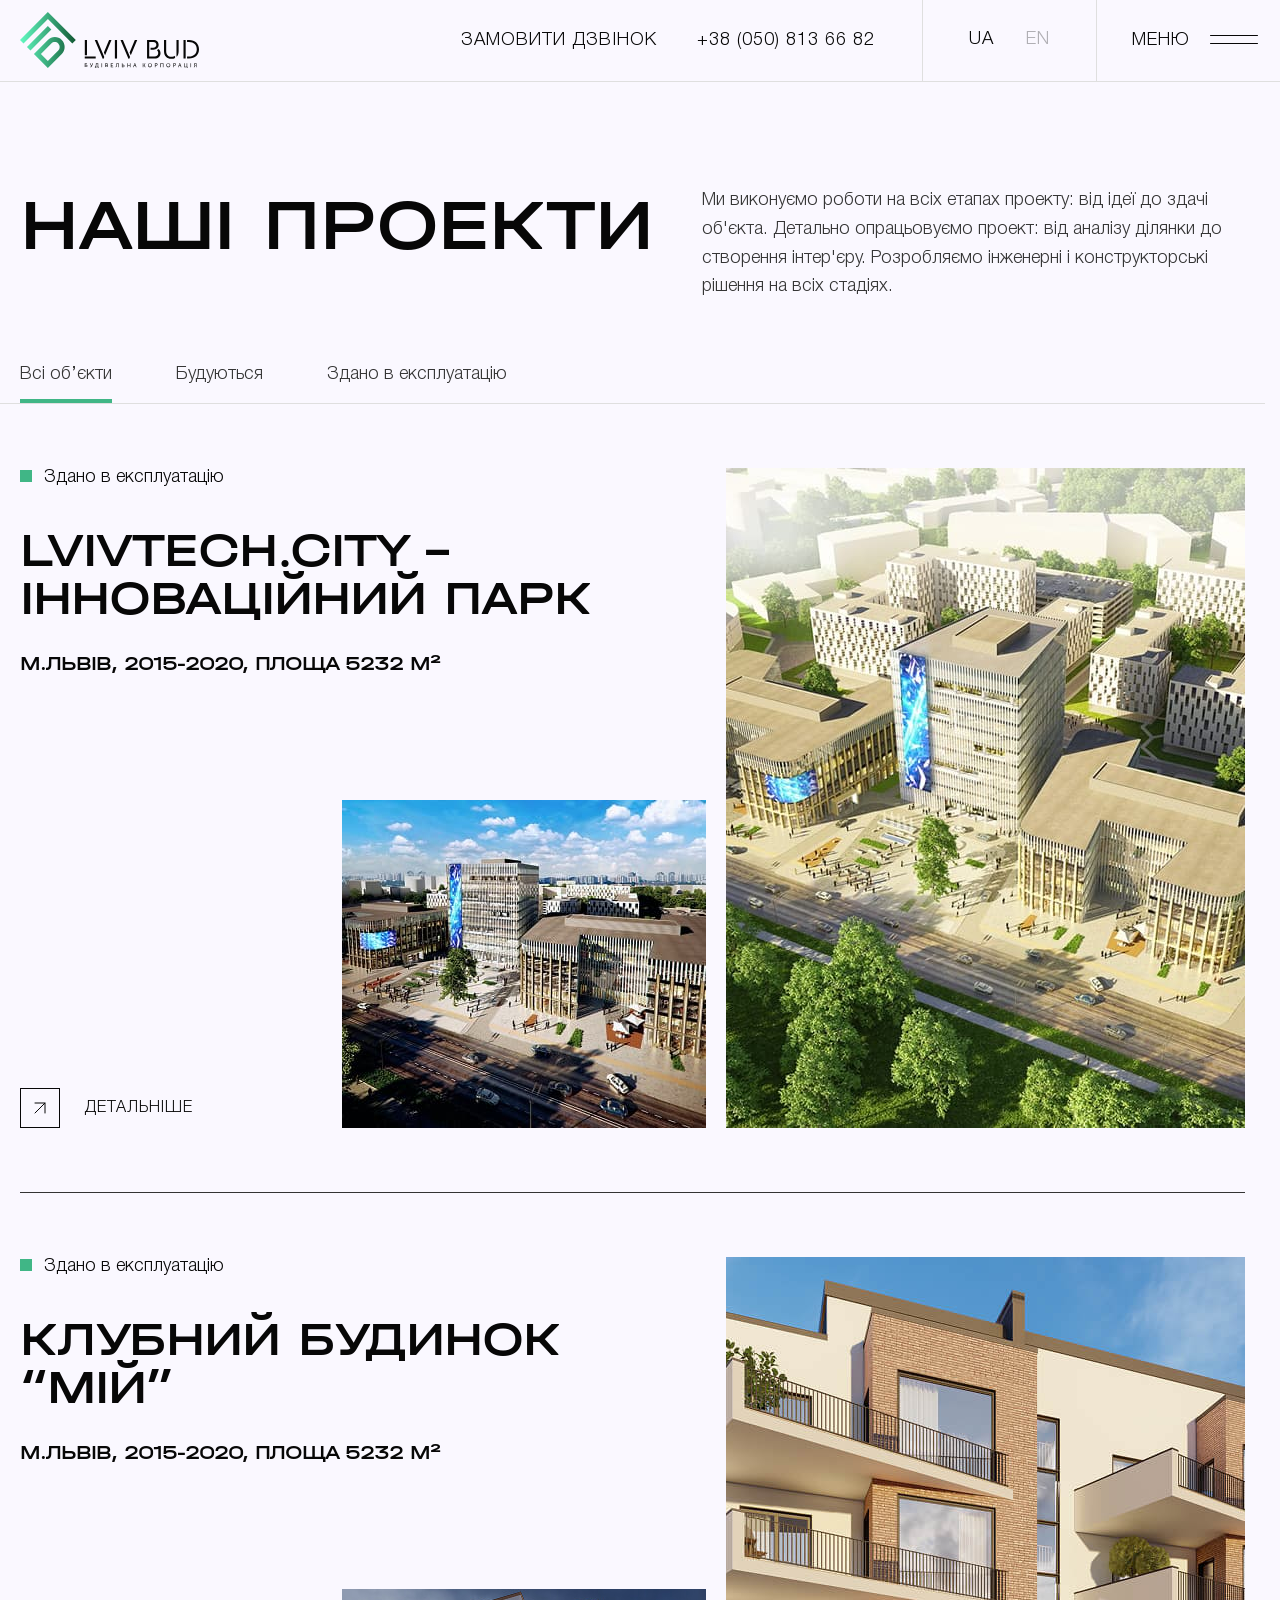
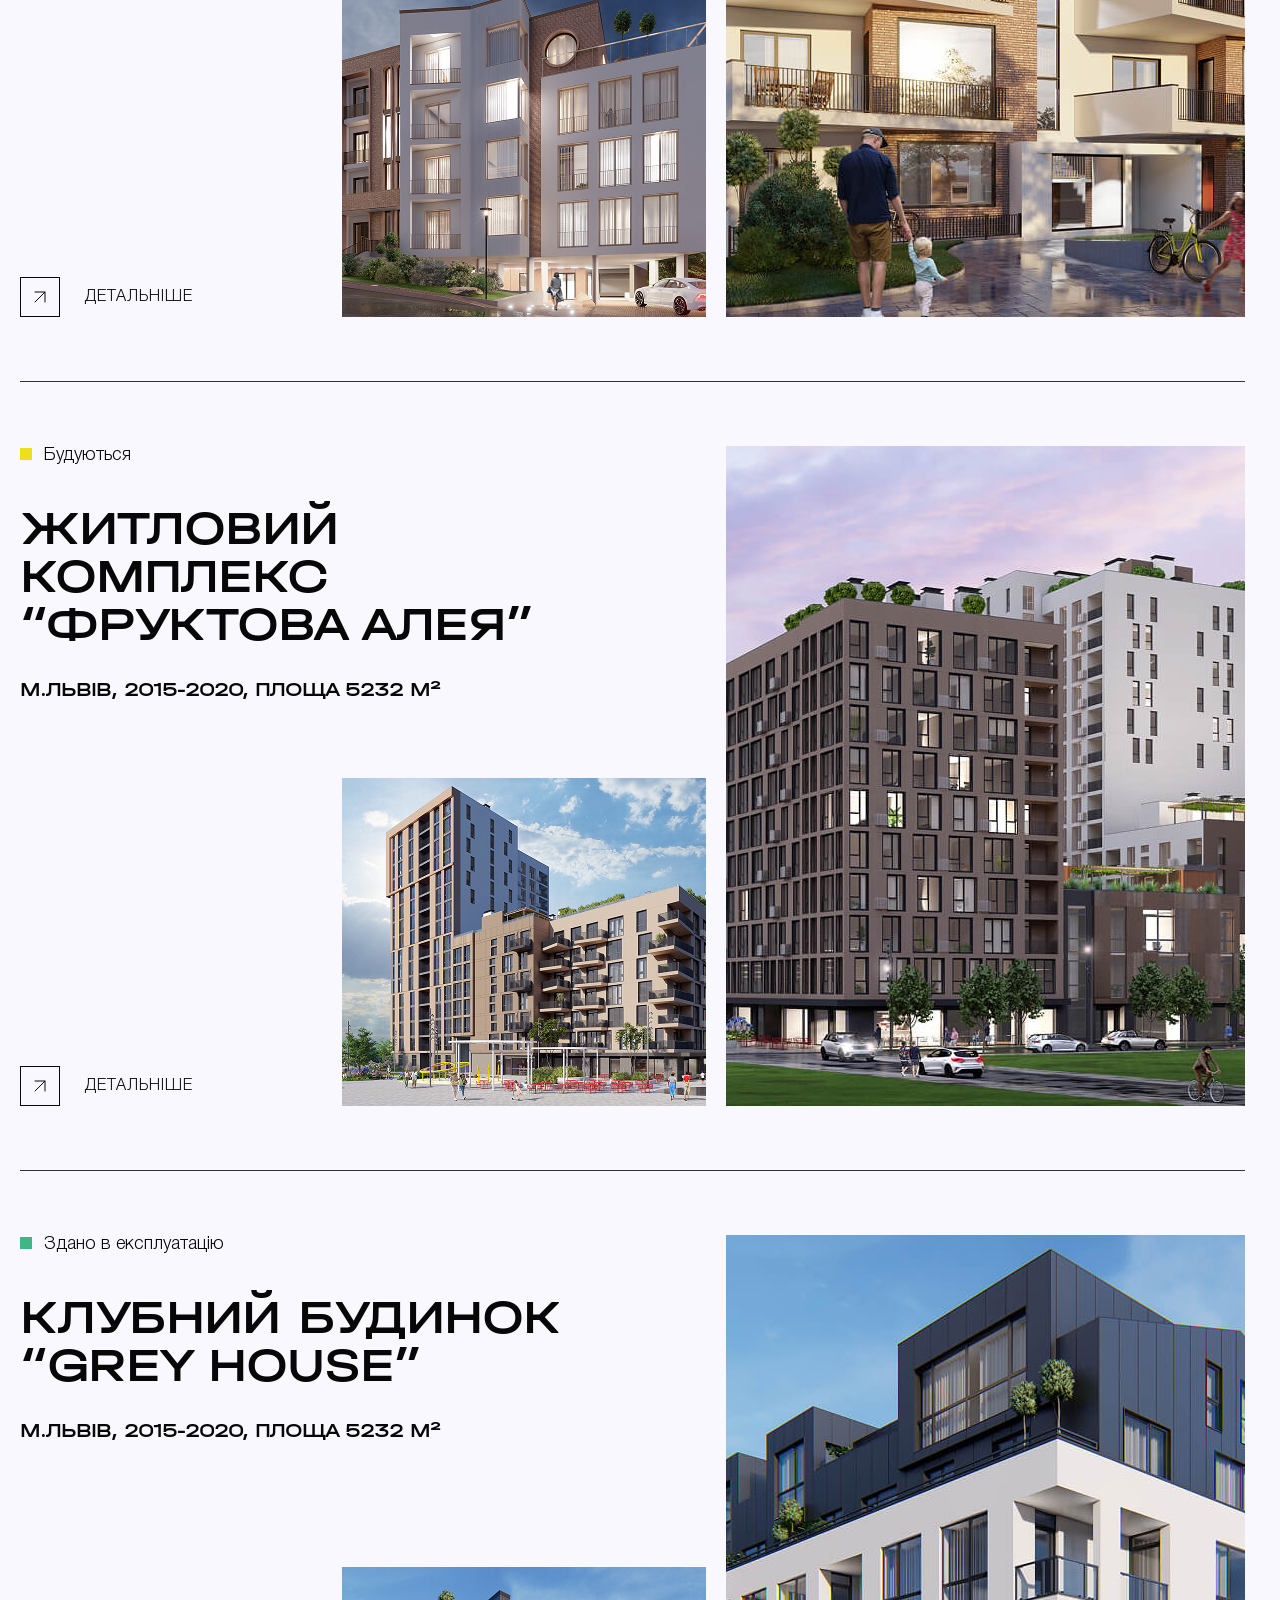
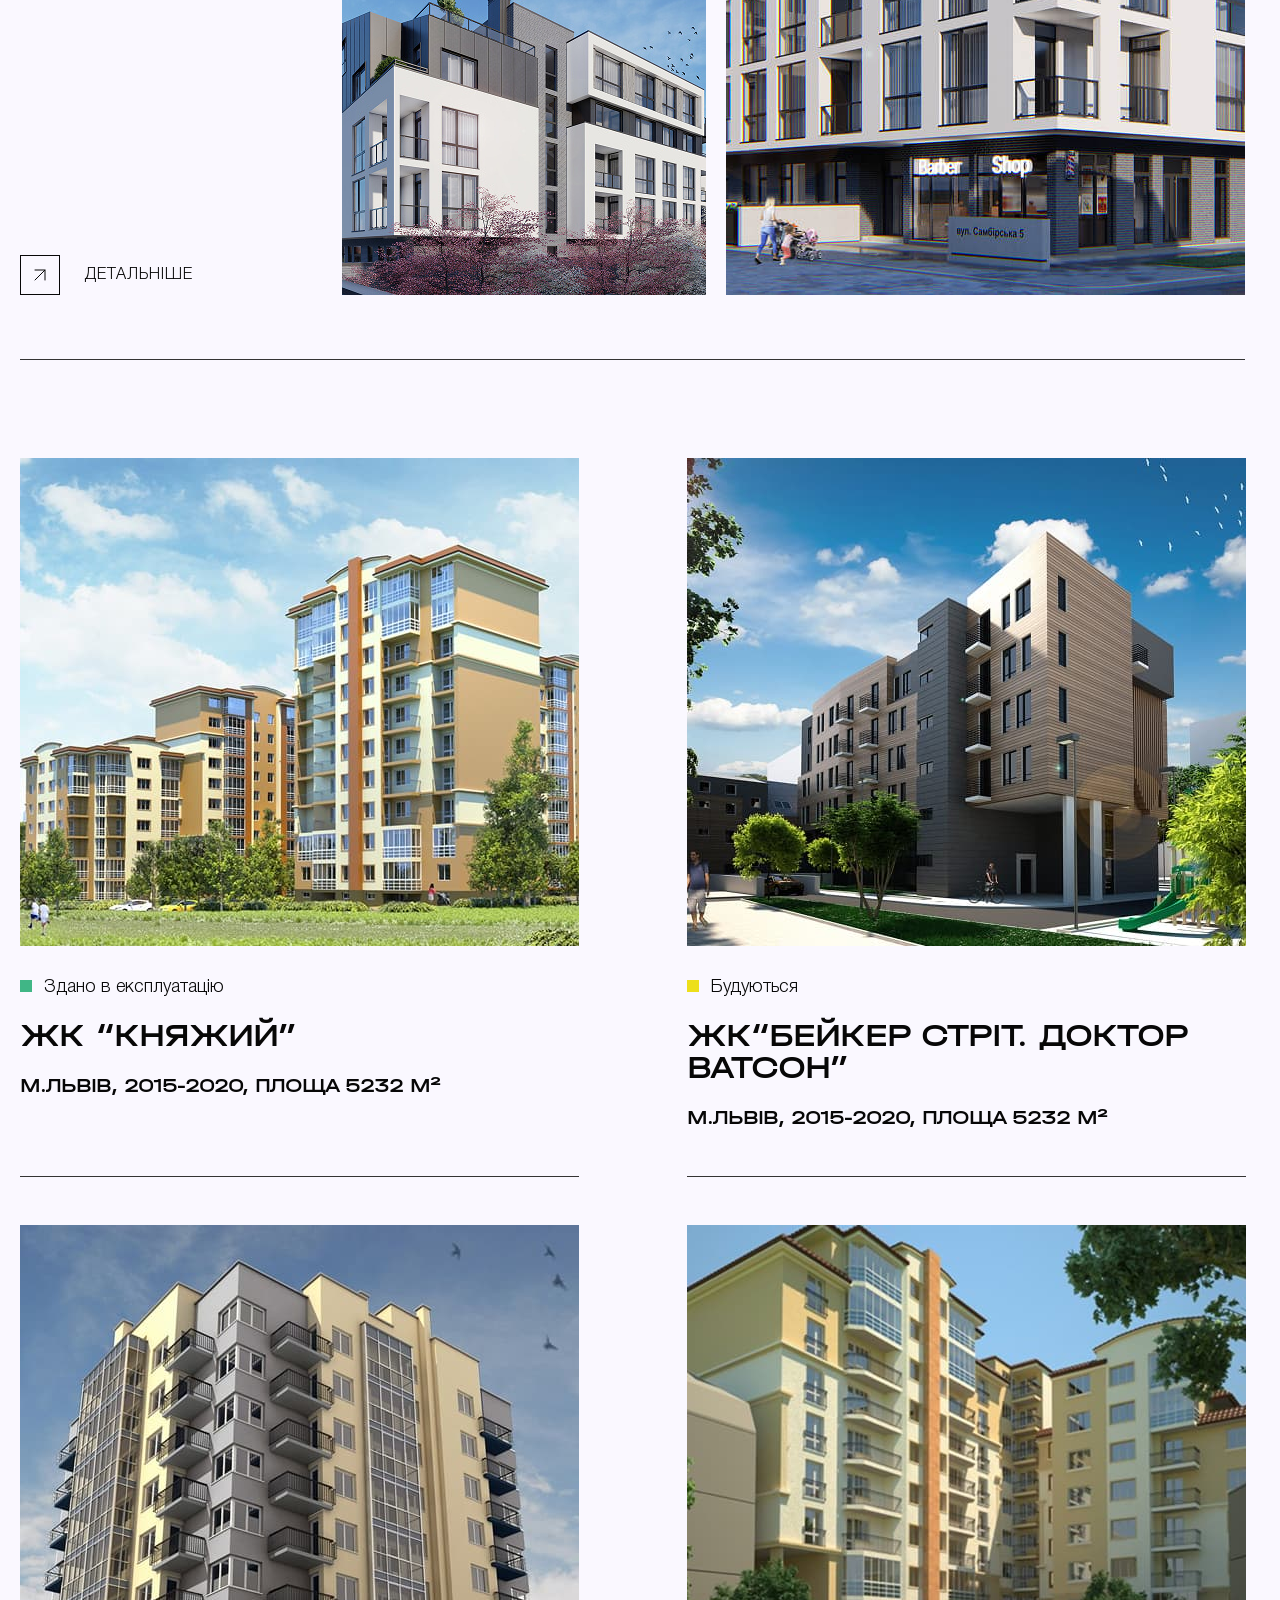
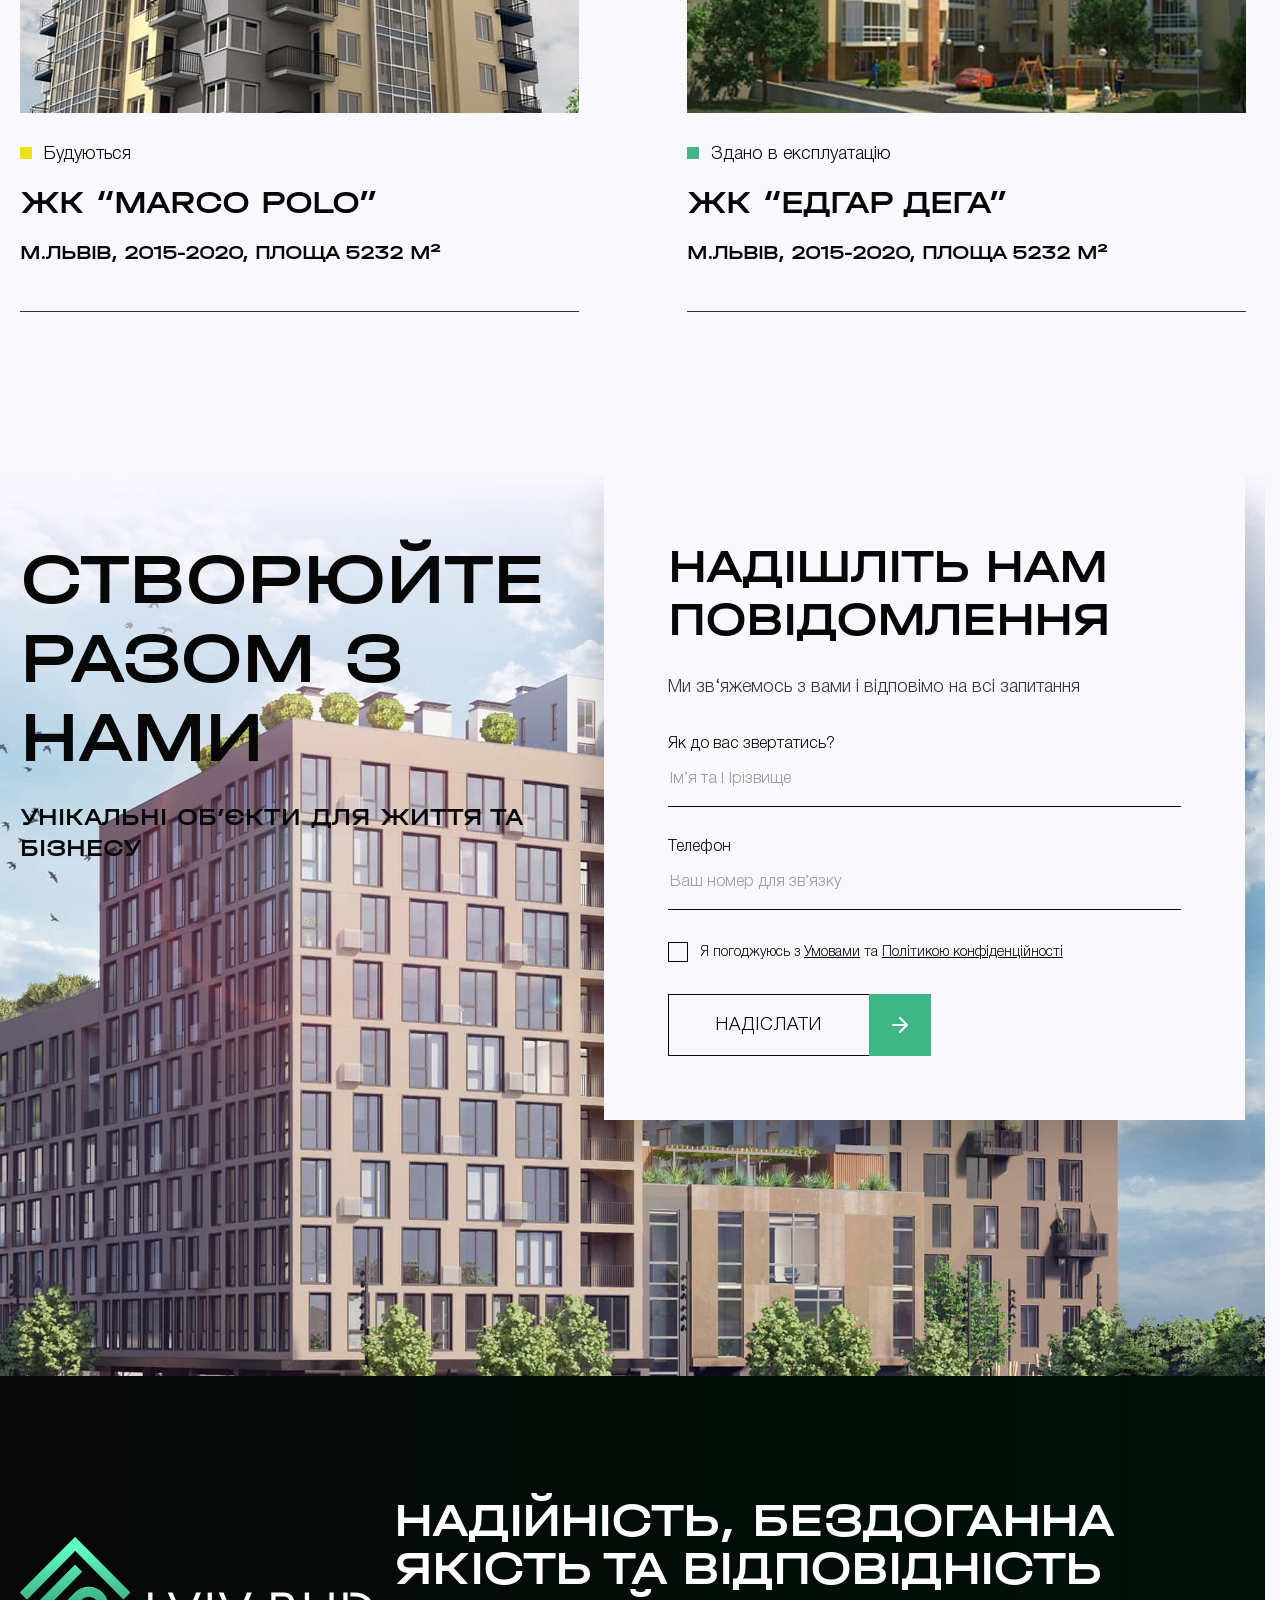
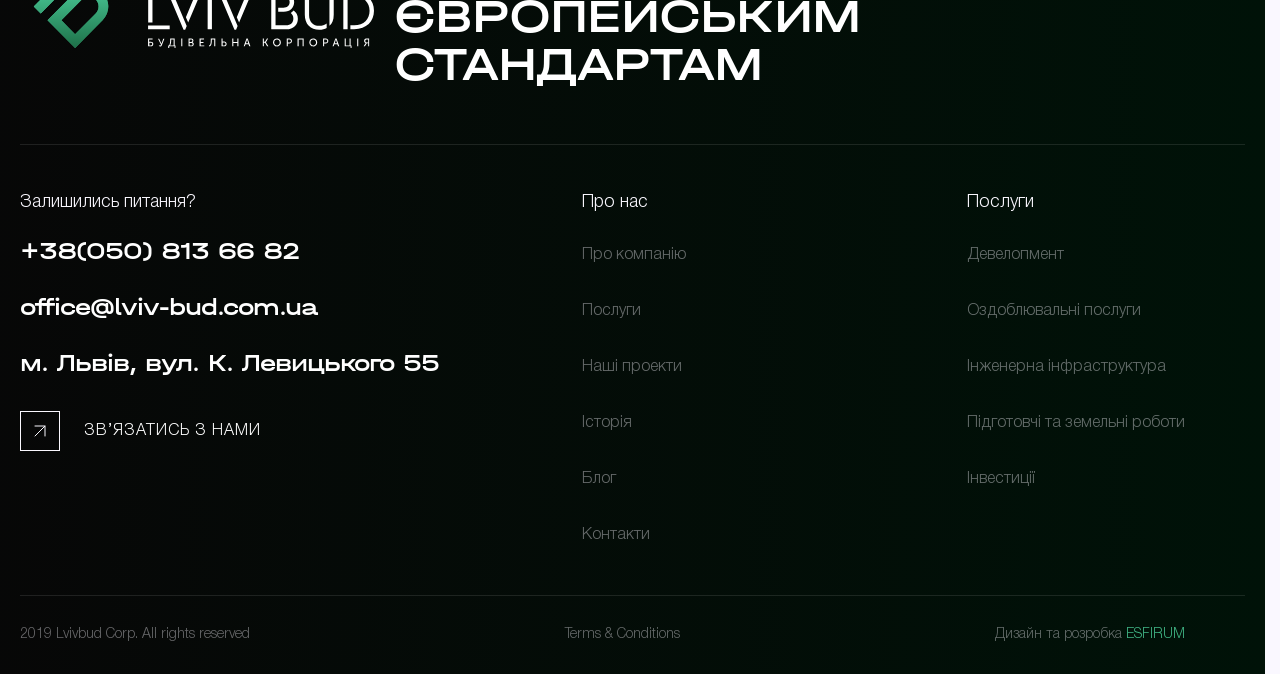
<file: projects.html>
<!DOCTYPE html>
<html lang="uk">

<head>
    <meta charset="UTF-8" />
    <meta name="viewport" content="width=device-width, initial-scale=1.0" />
    <meta name="theme-color" content="#070707">
    <meta name="apple-mobile-web-app-status-bar-style" content="black-translucent">
    <meta name="theme-color" content="#070707">
    <link rel="icon" href="./assets/images/icons/logo.svg" type="image/svg+xml" />
    <title>LvivBud | Projects</title>
    <link rel="stylesheet" href="https://cdn.jsdelivr.net/npm/swiper@11/swiper-bundle.min.css" />
    <link rel="stylesheet" href="./assets/css/style.min.css" />
    <script defer src="https://cdn.jsdelivr.net/npm/swiper@11/swiper-bundle.min.js"></script>
    <script defer type="module" src="./assets/scripts/main.js"></script>
</head>

<body>
    <div id="preloader">
        <img src="./assets/images/icons/logo-black.svg" alt="Logo">
    </div>
    <div class="aside-menu">
        <div class="aside-menu__inner">
            <div class="aside-menu__col col--menu">
                <nav class="aside-menu__nav">
                    <ul class="aside-menu__list aside-menu__list--main">
                        <li class="aside-menu__item">
                            <a href="javascript: void(0)" class="aside-menu__link">
                                <span>Про компанію</span>
                                <span>Про компанію</span>
                            </a>
                        </li>
                        <li class="aside-menu__item">
                            <a href="javascript: void(0)" class="aside-menu__link">
                                <span>послуги</span>
                                <span>послуги</span>
                            </a>
                        </li>
                        <li class="aside-menu__item">
                            <a href="javascript: void(0)" class="aside-menu__link">
                                <span>Наші проекти</span>
                                <span>Наші проекти</span>
                            </a>
                        </li>
                        <li class="aside-menu__item">
                            <a href="javascript: void(0)" class="aside-menu__link">
                                <span>для інвесторів</span>
                                <span>для інвесторів</span>
                            </a>
                        </li>
                        <li class="aside-menu__item">
                            <a href="javascript: void(0)" class="aside-menu__link">
                                <span>блог</span>
                                <span>блог</span>
                            </a>
                        </li>
                        <li class="aside-menu__item">
                            <a href="javascript: void(0)" class="aside-menu__link">
                                <span>Контакти</span>
                                <span>Контакти</span>
                            </a>
                        </li>
                    </ul>
                    <ul class="aside-menu__list aside-menu__list--secondary">
                        <li class="aside-menu__item">
                            <a href="javascript: void(0)" class="aside-menu__link">
                                Аналіз і концепції
                            </a>
                        </li>
                        <li class="aside-menu__item">
                            <a href="javascript: void(0)" class="aside-menu__link">
                                Архітектура
                            </a>
                        </li>
                        <li class="aside-menu__item">
                            <a href="javascript: void(0)" class="aside-menu__link">
                                Послуги генерального підряду
                            </a>
                        </li>
                        <li class="aside-menu__item">
                            <a href="javascript: void(0)" class="aside-menu__link">
                                Дизайн інтер’єрів
                            </a>
                        </li>
                        <li class="aside-menu__item">
                            <a href="javascript: void(0)" class="aside-menu__link">
                                Інвестиції
                            </a>
                        </li>
                    </ul>
                    <div class="aside-menu__links">
                        <a href="javascript: void(0)" class="js-open-modal">замовити дзвінок</a>
                        <a href="tel:+380508136682">
                            +38 (050) 813 66 82
                        </a>
                    </div>
                </nav>
            </div>
        </div>
        <div class="aside-menu__inner">
            <div class="aside-menu__col col--thumb">
                <img loading="lazy" src="./assets/images/bg-menu.jpg" alt="Thumbnail" />
            </div>
        </div>
    </div>
    <header class="header">
        <div class="container">
            <div class="header__panel">
                <a href="javascript: void(0)" class="header__logo">
                    <svg width="179" height="56" viewBox="0 0 179 56" fill="none" xmlns="http://www.w3.org/2000/svg">
                        <g clip-path="url(#clip0_207_585)">
                            <path
                                d="M66.9787 43.19H64.8144V28.0294H66.9787V43.19ZM75.6947 46.5394H64.7559V44.6002H75.6947V46.5394Z"
                                fill="white" />
                            <path
                                d="M84.2938 44.9528L83.5333 46.7744H82.7143L74.7588 27.9706H77.1571L84.2938 44.9528ZM85.0542 43.1899L83.8843 40.4281L89.0905 28.0294H91.4888L85.0542 43.1899Z"
                                fill="white" />
                            <path d="M94.8817 28.0294H97.046V46.5394H94.8817V28.0294Z" fill="white" />
                            <path
                                d="M110.032 44.9528L109.272 46.7744H108.453L100.497 27.9706H102.895L110.032 44.9528ZM110.792 43.1899L109.623 40.4281L114.829 28.0294H117.227L110.792 43.1899Z"
                                fill="white" />
                            <path
                                d="M140.509 41.1921C140.509 44.2477 138.345 46.5394 134.659 46.5394H127.055V28.0294H133.373C136.59 28.0294 138.637 30.0273 138.637 32.7891C138.637 35.5509 136.648 37.7251 133.373 37.7251H130.565V35.7272H133.197C135.303 35.7272 136.356 34.4932 136.356 32.8479C136.356 31.2026 135.303 29.9686 133.197 29.9686H129.219V44.5415H134.484C136.941 44.5415 138.228 43.0724 138.228 41.0745C138.228 39.9581 137.818 39.1354 136.941 38.3715L138.403 37.0787C139.807 38.0777 140.509 39.488 140.509 41.1921Z"
                                fill="white" />
                            <path
                                d="M144.019 39.1942V28.0295H146.183V39.3117C146.183 42.7787 148.23 44.8354 151.331 44.8354C152.852 44.8354 154.08 44.3065 155.074 43.6601V45.8931C154.138 46.4807 152.852 46.8333 151.331 46.8333C146.943 46.8333 144.019 43.8952 144.019 39.1942ZM156.478 28.0295H158.643V39.1942C158.643 41.8973 157.824 43.6601 156.478 44.8354V28.0295Z"
                                fill="white" />
                            <path
                                d="M165.662 46.5394H163.498V28.0295H165.662V46.5394ZM179 37.1963C179 42.5436 175.256 46.4807 168.997 46.4807H167.066V44.5415H168.997C173.91 44.5415 176.777 41.3684 176.777 37.1963C176.777 33.0242 173.91 29.9686 168.997 29.9686H167.066V28.0295H168.997C175.197 28.0295 179 31.849 179 37.1963Z"
                                fill="white" />
                            <path
                                d="M64.7559 55.1773V51.2403H67.0372V51.7104H65.2823V52.8268H66.1598C66.5108 52.8268 66.8032 52.9444 67.0372 53.1206C67.2712 53.2969 67.3882 53.5907 67.3882 54.0021C67.3882 54.3546 67.2712 54.6485 67.0372 54.8247C66.8032 55.001 66.5693 55.1185 66.2183 55.1185H64.7559V55.1773ZM65.3408 54.7072H66.1598C66.5693 54.7072 66.8617 54.4722 66.8617 54.0021C66.8617 53.532 66.5693 53.2969 66.1598 53.2969H65.3993V54.7072H65.3408Z"
                                fill="white" />
                            <path
                                d="M70.3711 54.5896C70.5466 54.7071 70.6636 54.7659 70.8391 54.7659C71.0731 54.7659 71.1901 54.6484 71.307 54.3546L69.7861 51.299H70.3711L71.307 53.2968L71.541 53.8257C71.5995 53.6494 71.658 53.4731 71.7165 53.2968L72.4185 51.299H73.0035L71.775 54.4721C71.5995 55.0009 71.2485 55.236 70.8976 55.236C70.6636 55.236 70.4296 55.1772 70.1956 55.0009L70.3711 54.5896Z"
                                fill="white" />
                            <path
                                d="M74.9346 54.7073H75.344C75.812 54.0022 75.929 53.1207 75.929 52.063V51.2404H78.2104V54.7073H78.6199V55.9413H78.1519V55.1774H75.461V55.9413H74.9346V54.7073ZM77.6839 54.7073V51.7692H76.4555V52.1218C76.4555 53.297 76.28 54.1784 75.929 54.7073H77.6839Z"
                                fill="white" />
                            <path d="M81.5439 55.1774V51.2404H82.0704V55.1774H81.5439Z" fill="white" />
                            <path
                                d="M85.2297 55.1773V51.2403H86.5752C87.2771 51.2403 87.6866 51.5928 87.6866 52.2392C87.6866 52.5918 87.5111 52.9444 87.2186 53.0619C87.6281 53.1794 87.8621 53.5907 87.8621 54.0021C87.8621 54.3546 87.7451 54.6485 87.5111 54.8247C87.2771 55.001 86.9846 55.1185 86.6337 55.1185H85.2297V55.1773ZM85.7562 52.9444H86.5752C86.9261 52.9444 87.1601 52.7093 87.1601 52.3567C87.1601 52.0042 86.9261 51.7691 86.5752 51.7691H85.7562V52.9444ZM85.7562 54.7072H86.6337C87.0431 54.7072 87.2771 54.4134 87.2771 54.0608C87.2771 53.6495 86.9846 53.4145 86.6337 53.4145H85.7562V54.7072Z"
                                fill="white" />
                            <path
                                d="M90.7869 55.1773V51.2403H93.0683V51.7104H91.3719V52.9444H92.7758V53.4732H91.3719V54.7072H93.1853V55.1773H90.7869Z"
                                fill="white" />
                            <path
                                d="M95.584 54.7073C96.2274 54.5898 96.4614 53.8259 96.4614 52.1805V51.2404H98.7428V55.1774H98.2163V51.7105H96.9879V52.1805C96.9879 53.1795 96.8709 53.9434 96.6954 54.4135C96.4614 54.9424 96.1105 55.1774 95.584 55.2362V54.7073Z"
                                fill="white" />
                            <path
                                d="M101.901 55.1773V51.2403H102.428V52.7093H103.247C103.598 52.7093 103.89 52.8268 104.124 53.0619C104.358 53.2969 104.475 53.5907 104.475 53.9433C104.475 54.2959 104.358 54.5897 104.124 54.8247C103.89 55.0598 103.598 55.1773 103.305 55.1773H101.901ZM102.486 54.7072H103.247C103.715 54.7072 103.949 54.4134 103.949 54.0021C103.949 53.532 103.656 53.2382 103.247 53.2382H102.486V54.7072Z"
                                fill="white" />
                            <path
                                d="M107.342 55.1774V51.2404H107.868V52.9444H109.916V51.2404H110.442V55.1774H109.916V53.4733H107.868V55.1774H107.342Z"
                                fill="white" />
                            <path
                                d="M113.133 55.1773L114.537 51.2403H115.122L116.525 55.1773H115.94L115.531 54.0608H114.069L113.659 55.1773H113.133ZM114.244 53.5907H115.414L115.005 52.3567L114.829 51.7691C114.771 52.0042 114.712 52.1805 114.654 52.3567L114.244 53.5907Z"
                                fill="white" />
                            <path
                                d="M122.784 55.1774V51.2404H123.311V52.8857H123.896L124.89 51.2404H125.475L124.364 53.1207L125.592 55.1774H124.949L123.896 53.3558H123.311V55.1774H122.784Z"
                                fill="white" />
                            <path
                                d="M128.518 51.7691C128.927 51.3578 129.395 51.1815 129.922 51.1815C130.448 51.1815 130.974 51.3578 131.325 51.7691C131.735 52.1805 131.91 52.6506 131.91 53.1794C131.91 53.767 131.735 54.2371 131.325 54.6485C130.916 55.0598 130.448 55.2361 129.922 55.2361C129.395 55.2361 128.869 55.0598 128.518 54.6485C128.167 54.2371 127.933 53.767 127.933 53.1794C127.933 52.6506 128.167 52.1805 128.518 51.7691ZM128.927 54.2959C129.22 54.5897 129.571 54.766 129.922 54.766C130.272 54.766 130.682 54.5897 130.916 54.2959C131.208 54.0021 131.325 53.6495 131.325 53.1794C131.325 52.7681 131.208 52.4155 130.916 52.1217C130.623 51.8279 130.331 51.7104 129.922 51.7104C129.512 51.7104 129.161 51.8279 128.927 52.1217C128.635 52.4155 128.518 52.7681 128.518 53.1794C128.518 53.6495 128.635 54.0021 128.927 54.2959Z"
                                fill="white" />
                            <path
                                d="M134.893 55.1773V51.2403H136.297C136.648 51.2403 136.941 51.3578 137.175 51.5928C137.409 51.8279 137.526 52.1217 137.526 52.4743C137.526 52.8268 137.409 53.1206 137.175 53.3557C136.941 53.5907 136.648 53.7083 136.297 53.7083H135.42V55.1773H134.893ZM135.42 53.2382H136.239C136.707 53.2382 136.999 52.9444 136.999 52.4743C136.999 52.0042 136.707 51.7104 136.239 51.7104H135.42V53.2382Z"
                                fill="white" />
                            <path d="M140.334 55.1774V51.2404H143.434V55.1774H142.908V51.7105H140.919V55.1774H140.334Z"
                                fill="white" />
                            <path
                                d="M146.886 51.7691C147.295 51.3578 147.763 51.1815 148.29 51.1815C148.816 51.1815 149.343 51.3578 149.694 51.7691C150.103 52.1805 150.279 52.6506 150.279 53.1794C150.279 53.767 150.103 54.2371 149.694 54.6485C149.284 55.0598 148.816 55.2361 148.29 55.2361C147.763 55.2361 147.237 55.0598 146.886 54.6485C146.535 54.2371 146.301 53.767 146.301 53.1794C146.301 52.6506 146.535 52.1805 146.886 51.7691ZM147.295 54.2959C147.588 54.5897 147.939 54.766 148.29 54.766C148.641 54.766 149.05 54.5897 149.284 54.2959C149.577 54.0021 149.694 53.6495 149.694 53.1794C149.694 52.7681 149.577 52.4155 149.284 52.1217C148.992 51.8279 148.699 51.7104 148.29 51.7104C147.88 51.7104 147.529 51.8279 147.295 52.1217C147.003 52.4155 146.886 52.7681 146.886 53.1794C146.886 53.6495 147.003 54.0021 147.295 54.2959Z"
                                fill="white" />
                            <path
                                d="M153.262 55.1774V51.2404H154.666C155.017 51.2404 155.309 51.3579 155.543 51.5929C155.777 51.828 155.894 52.1218 155.894 52.4744C155.894 52.8269 155.777 53.1207 155.543 53.3558C155.309 53.5908 155.017 53.7084 154.666 53.7084H153.788V55.1774H153.262ZM153.788 53.2383H154.607C155.075 53.2383 155.368 52.9445 155.368 52.4744C155.368 52.0043 155.075 51.7105 154.607 51.7105H153.788V53.2383Z"
                                fill="white" />
                            <path
                                d="M158.059 55.1774L159.463 51.2404H160.047L161.451 55.1774H160.866L160.457 54.0609H158.995L158.585 55.1774H158.059ZM159.17 53.5908H160.34L159.93 52.3568L159.755 51.7692C159.696 52.0043 159.638 52.1805 159.579 52.3568L159.17 53.5908Z"
                                fill="white" />
                            <path
                                d="M164.2 55.1773V51.2403H164.727V54.7072H166.657V51.2403H167.184V54.7072H167.652V55.9412H167.184V55.1773H164.2Z"
                                fill="white" />
                            <path d="M170.518 55.1774V51.2404H171.044V55.1774H170.518Z" fill="white" />
                            <path
                                d="M173.794 55.1773L174.671 53.7083L174.788 53.532C174.32 53.3557 174.028 52.9444 174.028 52.4155C174.028 51.9454 174.262 51.5341 174.613 51.3578C174.788 51.299 175.022 51.2403 175.315 51.2403H176.543V55.1773H176.075V53.5907H175.373L174.437 55.1773H173.794ZM176.075 53.1794V51.7691H175.432C175.198 51.7691 175.022 51.7691 174.905 51.8866C174.671 52.0042 174.613 52.1805 174.613 52.4743C174.613 52.9444 174.905 53.1794 175.315 53.1794H176.075Z"
                                fill="white" />
                            <path
                                d="M20.8833 42.0147L31.2957 31.5551C33.2261 29.6159 36.385 29.6159 38.2569 31.5551C40.1873 33.4942 40.1873 36.6086 38.2569 38.6065L27.8444 49.0073L20.8833 42.0147ZM27.8444 28.0294L13.9222 42.0147L27.8444 56L41.7667 42.0147C45.6274 38.1364 45.6274 31.8489 41.7667 27.9706C39.8363 26.0315 37.3209 25.0913 34.8056 25.0913C32.2902 25.0913 29.7748 26.0902 27.8444 28.0294ZM6.96111 35.022L10.4709 38.5477L31.3542 17.5698L27.8444 14.0441L6.96111 35.022ZM27.8444 0L0 27.9706L3.5098 31.4963L27.9029 6.99265L52.2961 31.4963L55.8059 27.9706L27.8444 0Z"
                                fill="url(#paint0_linear_207_585)" />
                            <mask id="mask0_207_585" style="mask-type: luminance" maskUnits="userSpaceOnUse" x="0" y="0"
                                width="56" height="56">
                                <path
                                    d="M20.8833 42.0147L31.2957 31.5551C33.2261 29.6159 36.385 29.6159 38.2569 31.5551C40.1873 33.4942 40.1873 36.6086 38.2569 38.6065L27.8444 49.0073L20.8833 42.0147ZM27.8444 28.0294L13.9222 42.0147L27.8444 56L41.7667 42.0147C45.6274 38.1364 45.6274 31.8489 41.7667 27.9706C39.8363 26.0315 37.3209 25.0913 34.8056 25.0913C32.2902 25.0913 29.7748 26.0902 27.8444 28.0294ZM6.96111 35.022L10.4709 38.5477L31.3542 17.5698L27.8444 14.0441L6.96111 35.022ZM27.8444 0L0 27.9706L3.5098 31.4963L27.9029 6.99265L52.2961 31.4963L55.8059 27.9706L27.8444 0Z"
                                    fill="white" />
                            </mask>
                            <g mask="url(#mask0_207_585)">
                                <path d="M55.7474 0H0V56H55.7474V0Z" fill="url(#paint1_linear_207_585)" />
                            </g>
                        </g>
                        <defs>
                            <linearGradient id="paint0_linear_207_585" x1="0" y1="27.9985" x2="55.7435" y2="27.9985"
                                gradientUnits="userSpaceOnUse">
                                <stop stop-color="#62FCC3" />
                                <stop offset="0.438" stop-color="#40B686" />
                                <stop offset="1" stop-color="#115732" />
                            </linearGradient>
                            <linearGradient id="paint1_linear_207_585" x1="27.8753" y1="5.52106" x2="27.8753"
                                y2="65.0526" gradientUnits="userSpaceOnUse">
                                <stop stop-color="#62FCC3" />
                                <stop offset="0.438" stop-color="#40B686" />
                                <stop offset="1" stop-color="#115732" />
                            </linearGradient>
                            <clipPath id="clip0_207_585">
                                <rect width="179" height="56" fill="white" />
                            </clipPath>
                        </defs>
                    </svg>
                </a>
                <div class="header__info">
                    <div class="header__call">
                        <a href="javascript: void(0)" class="js-open-modal">замовити дзвінок</a>
                        <a href="tel:+380508136682">
                            +38 (050) 813 66 82
                        </a>
                    </div>
                    <ul class="header__lang">
                        <li class="header__lang-item">
                            <a href="javascript: void(0)" class="header__lang-link lang--active">ua</a>
                        </li>
                        <li class="header__lang-item">
                            <a href="javascript: void(0)" class="header__lang-link">en</a>
                        </li>
                    </ul>
                    <button class="header__menu js-button">
                        <span class="header__menu-text">Меню</span>
                        <span class="header__menu-btn"></span>
                    </button>
                </div>
            </div>
        </div>
    </header>
    <div class="feedback-modal js-feedback-modal">
        <div class="feedback-modal__wrapper">
            <div class="form-box">
                <button class="form-box__close js-close-modal">
                    <svg width="28" height="28" viewBox="0 0 28 28" fill="none" xmlns="http://www.w3.org/2000/svg">
                        <g clip-path="url(#clip0_313_3256)">
                            <path d="M21.875 6.125L6.125 21.875" stroke="#FAF8FF" stroke-width="2"
                                stroke-linecap="round" stroke-linejoin="round" />
                            <path d="M21.875 21.875L6.125 6.125" stroke="#FAF8FF" stroke-width="2"
                                stroke-linecap="round" stroke-linejoin="round" />
                        </g>
                        <defs>
                            <clipPath id="clip0_313_3256">
                                <rect width="28" height="28" fill="white" />
                            </clipPath>
                        </defs>
                    </svg>
                </button>
                <h3 class="form-box__title">
                    Передзвоніть мені
                </h3>
                <p class="form-box__subtitle">
                    Звертаємо вашу увагу, що режим роботи служби підтримки з 10:00 до 17:00 (Пн.-Пт.). Сб.-Нд.: вихідні
                    дні
                </p>
                <form class="form-box__review js-form">
                    <div class="form-box__field">
                        <label class="form-box__label" for="nameFieldModal">Як до вас звертатись?</label>
                        <input class="form-box__input" type="text" name="name" id="nameFieldModal"
                            placeholder="Ім’я та Прізвище" />
                    </div>

                    <div class="form-box__field">
                        <label class="form-box__label" for="phoneFieldModal">Телефон</label>
                        <input class="form__item-input" type="tel" name="phone" id="phoneFieldModal" autocomplete="tel"
                            placeholder="Ваш номер для зв’язку" />
                    </div>

                    <div class="form-box__check">
                        <input class="form-box__radio" type="checkbox" id="checkBoxModal" />
                        <label class="form-box__check-label" for="checkBoxModal">
                            <p class="form-box__check-text">
                                Я погоджуюсь з
                                <a href="#">Умовами</a> та
                                <a href="#">Політикою конфіденційності</a>
                            </p>
                        </label>
                    </div>
                    <button class="form-box__submit" type="submit">
                        <div class="text-wrapper">
                            <div class="text-wrapper__items">
                                <span>надіслати</span>
                                <span>надіслати</span>
                            </div>
                        </div>
                        <div class="img-wrapper">
                            <div class="img-wrapper__items">
                                <img width="24" height="24" src="./assets/images/icons/ico-arrow-right.svg"
                                    alt="Icon" />
                                <img width="24" height="24" src="./assets/images/icons/ico-arrow-right.svg"
                                    alt="Icon" />
                            </div>
                        </div>
                    </button>
                </form>
            </div>
        </div>
    </div>
    <main class="main main--projects">
        <section class="about animation--simple">
            <div class="container">
                <div class="about__head">
                    <h2 class="about__title h2">наші проекти</h2>
                    <p class="about__descr">
                        Ми виконуємо роботи на всіх етапах проекту: від ідеї
                        до здачі об'єкта. Детально опрацьовуємо проект: від
                        аналізу ділянки до створення інтер'єру. Розробляємо
                        інженерні і конструкторські рішення на всіх стадіях.
                    </p>
                </div>
            </div>
        </section>
        <div class="filter animation--simple">
            <div class="container">
                <span class="filter__item js-filter">Всі об’єкти</span>
                <span class="filter__item js-filter">Будуються</span>
                <span class="filter__item js-filter">Здано в експлуатацію</span>
            </div>
        </div>
        <section class="works">
            <div class="container">
                <div class="works__cards">
                    <div class="works__card works--done animation--simple">
                        <div class="works__card-col">
                            <div class="works__card-row">
                                <p class="works__card-status">Здано в експлуатацію</p>
                                <h3 class="works__card-title">
                                    LvivTech.City – інноваційний парк
                                </h3>
                                <p class="works__card-location">
                                    м.львів, 2015-2020, площа 5232 м²
                                </p>
                            </div>
                            <div class="works__card-row">
                                <a href="javascript: void(0)"
                                    class="works__card-cta link--primary link--sm link--dark hover--light">
                                    <span>
                                        <svg width="48" height="48" viewBox="0 0 48 48" fill="none"
                                            xmlns="http://www.w3.org/2000/svg">
                                            <path d="M14 34L34 14" stroke="#FAF8FF" stroke-width="2"
                                                stroke-linecap="round" stroke-linejoin="round"></path>
                                            <path d="M14 14H34V34" stroke="#FAF8FF" stroke-width="2"
                                                stroke-linecap="round" stroke-linejoin="round"></path>
                                        </svg>
                                    </span>
                                    <span>детальніше</span>
                                </a>
                                <div class="works__card-thumb thumb--sm">
                                    <img loading="lazy" width="364" height="328" src="./assets/images/project_1_sm.jpg"
                                        alt="Thumbnail">
                                </div>
                            </div>
                        </div>
                        <div class="works__card-col">
                            <div class="works__card-thumb thumb--lg">
                                <img loading="lazy" width="730" height="660" src="./assets/images/project_1_lg.jpg"
                                    alt="Thumbnail">

                            </div>
                        </div>
                    </div>
                    <div class="works__card works--done animation--simple">
                        <div class="works__card-col">
                            <div class="works__card-row">
                                <p class="works__card-status">Здано в експлуатацію</p>
                                <h3 class="works__card-title">
                                    клубний будинок “мій”
                                </h3>
                                <p class="works__card-location">
                                    м.львів, 2015-2020, площа 5232 м²
                                </p>
                            </div>
                            <div class="works__card-row">
                                <a href="javascript: void(0)"
                                    class="works__card-cta link--primary link--sm link--dark hover--light">
                                    <span>
                                        <svg width="48" height="48" viewBox="0 0 48 48" fill="none"
                                            xmlns="http://www.w3.org/2000/svg">
                                            <path d="M14 34L34 14" stroke="#FAF8FF" stroke-width="2"
                                                stroke-linecap="round" stroke-linejoin="round"></path>
                                            <path d="M14 14H34V34" stroke="#FAF8FF" stroke-width="2"
                                                stroke-linecap="round" stroke-linejoin="round"></path>
                                        </svg>
                                    </span>
                                    <span>детальніше</span>
                                </a>
                                <div class="works__card-thumb thumb--sm">
                                    <img loading="lazy" width="364" height="328" src="./assets/images/project_2_sm.jpg"
                                        alt="Thumbnail">
                                </div>
                            </div>
                        </div>
                        <div class="works__card-col">
                            <div class="works__card-thumb thumb--lg">
                                <img loading="lazy" width="730" height="660" src="./assets/images/project_2_lg.jpg"
                                    alt="Thumbnail">

                            </div>
                        </div>
                    </div>
                    <div class="works__card works--in-progress animation--simple">
                        <div class="works__card-col">
                            <div class="works__card-row">
                                <p class="works__card-status">Будуються</p>
                                <h3 class="works__card-title">
                                    житловий комплекс “фруктова алея”
                                </h3>
                                <p class="works__card-location">
                                    м.львів, 2015-2020, площа 5232 м²
                                </p>
                            </div>
                            <div class="works__card-row">
                                <a href="javascript: void(0)"
                                    class="works__card-cta link--primary link--sm link--dark hover--light">
                                    <span>
                                        <svg width="48" height="48" viewBox="0 0 48 48" fill="none"
                                            xmlns="http://www.w3.org/2000/svg">
                                            <path d="M14 34L34 14" stroke="#FAF8FF" stroke-width="2"
                                                stroke-linecap="round" stroke-linejoin="round"></path>
                                            <path d="M14 14H34V34" stroke="#FAF8FF" stroke-width="2"
                                                stroke-linecap="round" stroke-linejoin="round"></path>
                                        </svg>
                                    </span>
                                    <span>детальніше</span>
                                </a>
                                <div class="works__card-thumb thumb--sm">
                                    <img loading="lazy" width="364" height="328" src="./assets/images/project_3_sm.jpg"
                                        alt="Thumbnail">
                                </div>
                            </div>
                        </div>
                        <div class="works__card-col">
                            <div class="works__card-thumb thumb--lg">
                                <img loading="lazy" width="730" height="660" src="./assets/images/project_3_lg.jpg"
                                    alt="Thumbnail">

                            </div>
                        </div>
                    </div>
                    <div class="works__card works--done animation--simple">
                        <div class="works__card-col">
                            <div class="works__card-row">
                                <p class="works__card-status">Здано в експлуатацію</p>
                                <h3 class="works__card-title">
                                    клубний будинок “grey house”
                                </h3>
                                <p class="works__card-location">
                                    м.львів, 2015-2020, площа 5232 м²
                                </p>
                            </div>
                            <div class="works__card-row">
                                <a href="javascript: void(0)"
                                    class="works__card-cta link--primary link--sm link--dark hover--light">
                                    <span>
                                        <svg width="48" height="48" viewBox="0 0 48 48" fill="none"
                                            xmlns="http://www.w3.org/2000/svg">
                                            <path d="M14 34L34 14" stroke="#FAF8FF" stroke-width="2"
                                                stroke-linecap="round" stroke-linejoin="round"></path>
                                            <path d="M14 14H34V34" stroke="#FAF8FF" stroke-width="2"
                                                stroke-linecap="round" stroke-linejoin="round"></path>
                                        </svg>
                                    </span>
                                    <span>детальніше</span>
                                </a>
                                <div class="works__card-thumb thumb--sm">
                                    <img loading="lazy" width="364" height="328" src="./assets/images/project_4_sm.jpg"
                                        alt="Thumbnail">
                                </div>
                            </div>
                        </div>
                        <div class="works__card-col">
                            <div class="works__card-thumb thumb--lg">
                                <img loading="lazy" width="730" height="660" src="./assets/images/project_4_lg.jpg"
                                    alt="Thumbnail">

                            </div>
                        </div>
                    </div>
                </div>
            </div>
        </section>
        <section class="other">
            <div class="container">
                <div class="other__cards">
                    <a href="javascript: void(0)" class="card-project card--done animation--simple">
                        <div class="card-project__row">
                            <div class="card-project__preview">
                                <div class="card-project__thumb">
                                    <img width="686" height="488" loading="lazy" src="./assets/images/other_1.jpg"
                                        alt="Thumbnail" />
                                </div>
                                <div href="javascript: void(0)" class="card-project__cta">
                                    <span>
                                        <svg width="48" height="48" viewBox="0 0 48 48" fill="none"
                                            xmlns="http://www.w3.org/2000/svg">
                                            <path d="M14 34L34 14" stroke="#FAF8FF" stroke-width="2"
                                                stroke-linecap="round" stroke-linejoin="round" />
                                            <path d="M14 14H34V34" stroke="#FAF8FF" stroke-width="2"
                                                stroke-linecap="round" stroke-linejoin="round" />
                                        </svg>
                                    </span>
                                    <span>деталі проєкту</span>
                                </div>
                            </div>
                        </div>
                        <div class="card-project__row">
                            <p class="card-project__status">
                                Здано в експлуатацію
                            </p>
                            <h3 class="card-project__title">жк “княжий”</h3>
                            <p class="card-project__location">
                                м.львів, 2015-2020, площа 5232 м²
                            </p>
                        </div>
                    </a>
                    <a href="javascript: void(0)" class="card-project card--in-progress animation--simple">
                        <div class="card-project__row">
                            <div class="card-project__preview">
                                <div class="card-project__thumb">
                                    <img width="686" height="488" loading="lazy" src="./assets/images/other_2.jpg"
                                        alt="Thumbnail" />
                                </div>
                                <div href="javascript: void(0)" class="card-project__cta">
                                    <span>
                                        <svg width="48" height="48" viewBox="0 0 48 48" fill="none"
                                            xmlns="http://www.w3.org/2000/svg">
                                            <path d="M14 34L34 14" stroke="#FAF8FF" stroke-width="2"
                                                stroke-linecap="round" stroke-linejoin="round" />
                                            <path d="M14 14H34V34" stroke="#FAF8FF" stroke-width="2"
                                                stroke-linecap="round" stroke-linejoin="round" />
                                        </svg>
                                    </span>
                                    <span>деталі проєкту</span>
                                </div>
                            </div>
                        </div>
                        <div class="card-project__row">
                            <p class="card-project__status">
                                Будуються
                            </p>
                            <h3 class="card-project__title">
                                жк“бейкер стріт. Доктор ватсон”
                            </h3>
                            <p class="card-project__location">
                                м.львів, 2015-2020, площа 5232 м²
                            </p>
                        </div>
                    </a>
                    <a href="javascript: void(0)" class="card-project card--in-progress animation--simple">
                        <div class="card-project__row">
                            <div class="card-project__preview">
                                <div class="card-project__thumb">
                                    <img width="686" height="488" loading="lazy" src="./assets/images/other_3.jpg"
                                        alt="Thumbnail" />
                                </div>
                                <div href="javascript: void(0)" class="card-project__cta">
                                    <span>
                                        <svg width="48" height="48" viewBox="0 0 48 48" fill="none"
                                            xmlns="http://www.w3.org/2000/svg">
                                            <path d="M14 34L34 14" stroke="#FAF8FF" stroke-width="2"
                                                stroke-linecap="round" stroke-linejoin="round" />
                                            <path d="M14 14H34V34" stroke="#FAF8FF" stroke-width="2"
                                                stroke-linecap="round" stroke-linejoin="round" />
                                        </svg>
                                    </span>
                                    <span>деталі проєкту</span>
                                </div>
                            </div>
                        </div>

                        <div class="card-project__row">
                            <p class="card-project__status">Будуються</p>
                            <h3 class="card-project__title">
                                жк “marco polo”
                            </h3>
                            <p class="card-project__location">
                                м.львів, 2015-2020, площа 5232 м²
                            </p>
                        </div>
                    </a>
                    <a href="javascript: void(0)" class="card-project card--done animation--simple">
                        <div class="card-project__row">
                            <div class="card-project__preview">
                                <div class="card-project__thumb">
                                    <img width="686" height="488" loading="lazy" src="./assets/images/other_4.jpg"
                                        alt="Thumbnail" />
                                </div>
                                <div href="javascript: void(0)" class="card-project__cta">
                                    <span>
                                        <svg width="48" height="48" viewBox="0 0 48 48" fill="none"
                                            xmlns="http://www.w3.org/2000/svg">
                                            <path d="M14 34L34 14" stroke="#FAF8FF" stroke-width="2"
                                                stroke-linecap="round" stroke-linejoin="round" />
                                            <path d="M14 14H34V34" stroke="#FAF8FF" stroke-width="2"
                                                stroke-linecap="round" stroke-linejoin="round" />
                                        </svg>
                                    </span>
                                    <span>деталі проєкту</span>
                                </div>
                            </div>
                        </div>
                        <div class="card-project__row">
                            <p class="card-project__status">
                                Здано в експлуатацію
                            </p>
                            <h3 class="card-project__title">
                                жк “едгар дега”
                            </h3>
                            <p class="card-project__location">
                                м.львів, 2015-2020, площа 5232 м²
                            </p>
                        </div>
                    </a>
                </div>
            </div>
        </section>
        <section class="form">
            <img src="./assets/images/bg-form.jpg" alt="BG-thumb" class="bg-thumbnail">
            <div class="container">
                <div class="form__content animation--simple">
                    <h2 class="form__title h2">створюйте разом з нами</h2>
                    <p class="form__descr">
                        унікальні об’єкти для життя та бізнесу
                    </p>
                </div>
                <div class="form-box animation--simple">
                    <h3 class="form-box__title">
                        надішліть нам повідомлення
                    </h3>
                    <p class="form-box__subtitle">
                        Ми зв‘яжемось з вами і відповімо на всі запитання
                    </p>
                    <form class="form-box__review js-form">
                        <div class="form-box__field">
                            <label class="form-box__label" for="nameField">
                                Як до вас звертатись?
                            </label>
                            <input class="form-box__input" type="text" name="name" id="nameField"
                                placeholder="Ім’я та Прізвище" />
                        </div>

                        <div class="form-box__field">
                            <label class="form-box__label" for="phoneField">Телефон</label>
                            <input class="form__item-input" type="tel" name="phone" id="phoneField" autocomplete="tel"
                                placeholder="Ваш номер для зв’язку" />
                        </div>

                        <div class="form-box__check">
                            <input class="form-box__radio" type="checkbox" id="checkBox" />
                            <label class="form-box__check-label" for="checkBox">
                                <p class="form-box__check-text">
                                    Я погоджуюсь з
                                    <a href="#">Умовами</a> та
                                    <a href="#">Політикою конфіденційності</a>
                                </p>
                            </label>
                        </div>
                        <button class="form-box__submit" type="submit">
                            <div class="text-wrapper">
                                <div class="text-wrapper__items">
                                    <span>надіслати</span>
                                    <span>надіслати</span>
                                </div>
                            </div>
                            <div class="img-wrapper">
                                <div class="img-wrapper__items">
                                    <img width="24" height="24" src="./assets/images/icons/ico-arrow-right.svg"
                                        alt="Icon" />
                                    <img width="24" height="24" src="./assets/images/icons/ico-arrow-right.svg"
                                        alt="Icon" />
                                </div>
                            </div>
                        </button>
                    </form>
                </div>
            </div>
        </section>
    </main>
    <footer class="footer">
        <div class="container">
            <div class="footer__head">
                <div class="footer__logo">
                    <img width="354" height="111" src="./assets/images/icons/logo.svg" alt="Logo" />
                </div>
                <h2 class="footer__title">
                    надійність, бездоганна якість та відповідність
                    європейським стандартам
                </h2>
            </div>
            <div class="footer__info">
                <div class="footer__info-wrapper">
                    <div class="footer__info-contacts">
                        <h4 class="footer__info-title">
                            Залишились питання?
                        </h4>
                        <ul class="footer__info-list">
                            <li>
                                <a class="footer__info-link" href="tel:+380508136682">
                                    +38(050) 813 66 82
                                </a>
                            </li>
                            <li>
                                <a class="footer__info-link" href="mailto:office@lviv-bud.com.ua">
                                    office@lviv-bud.com.ua
                                </a>
                            </li>
                            <li>
                                <a class="footer__info-link" href="javascript: void(0)">
                                    м. Львів, вул. К. Левицького 55
                                </a>
                            </li>
                        </ul>
                        <a href="javascript: void(0)"
                            class="footer__info-cta link--primary link--sm link--light hover--light">
                            <span>
                                <svg width="48" height="48" viewBox="0 0 48 48" fill="none"
                                    xmlns="http://www.w3.org/2000/svg">
                                    <path d="M14 34L34 14" stroke="#FAF8FF" stroke-width="2" stroke-linecap="round"
                                        stroke-linejoin="round" />
                                    <path d="M14 14H34V34" stroke="#FAF8FF" stroke-width="2" stroke-linecap="round"
                                        stroke-linejoin="round" />
                                </svg>
                            </span>
                            <span>зв’язатись з нами</span>
                        </a>
                    </div>
                    <nav class="footer__info-nav">
                        <ul class="footer__info-list">
                            <h4 class="footer__info-title">Про нас</h4>
                            <li>
                                <a class="footer__info-link" href="javascript: void(0)">
                                    Про компанію
                                </a>
                            </li>
                            <li>
                                <a class="footer__info-link" href="javascript: void(0)">
                                    Послуги
                                </a>
                            </li>
                            <li>
                                <a class="footer__info-link" href="javascript: void(0)">
                                    Наші проекти
                                </a>
                            </li>
                            <li>
                                <a class="footer__info-link" href="javascript: void(0)">Історія
                                </a>
                            </li>
                            <li>
                                <a class="footer__info-link" href="javascript: void(0)">
                                    Блог
                                </a>
                            </li>
                            <li>
                                <a class="footer__info-link" href="javascript: void(0)">
                                    Контакти
                                </a>
                            </li>
                        </ul>
                        <ul class="footer__info-list">
                            <h4 class="footer__info-title">Послуги</h4>
                            <li>
                                <a class="footer__info-link" href="javascript: void(0)">
                                    Девелопмент
                                </a>
                            </li>
                            <li>
                                <a class="footer__info-link" href="javascript: void(0)">
                                    Оздоблювальні послуги
                                </a>
                            </li>
                            <li>
                                <a class="footer__info-link" href="javascript: void(0)">
                                    Інженерна інфраструктура
                                </a>
                            </li>
                            <li>
                                <a class="footer__info-link" href="javascript: void(0)">
                                    Підготовчі та земельні роботи
                                </a>
                            </li>
                            <li>
                                <a class="footer__info-link" href="javascript: void(0)">
                                    Інвестиції
                                </a>
                            </li>
                        </ul>
                    </nav>
                </div>
            </div>
            <div class="footer__copy">
                <div class="footer__copy-wrapper">
                    <p class="footer__copy-text">
                        2019 Lvivbud Corp. All rights reserved
                    </p>
                    <a href="javascript: void(0)" class="footer__copy-link">Terms & Conditions</a>
                    <p class="footer__copy-text">
                        Дизайн та розробка <span>ESFIRUM</span>
                    </p>
                </div>
            </div>
        </div>
    </footer>
</body>

</html>
</file>
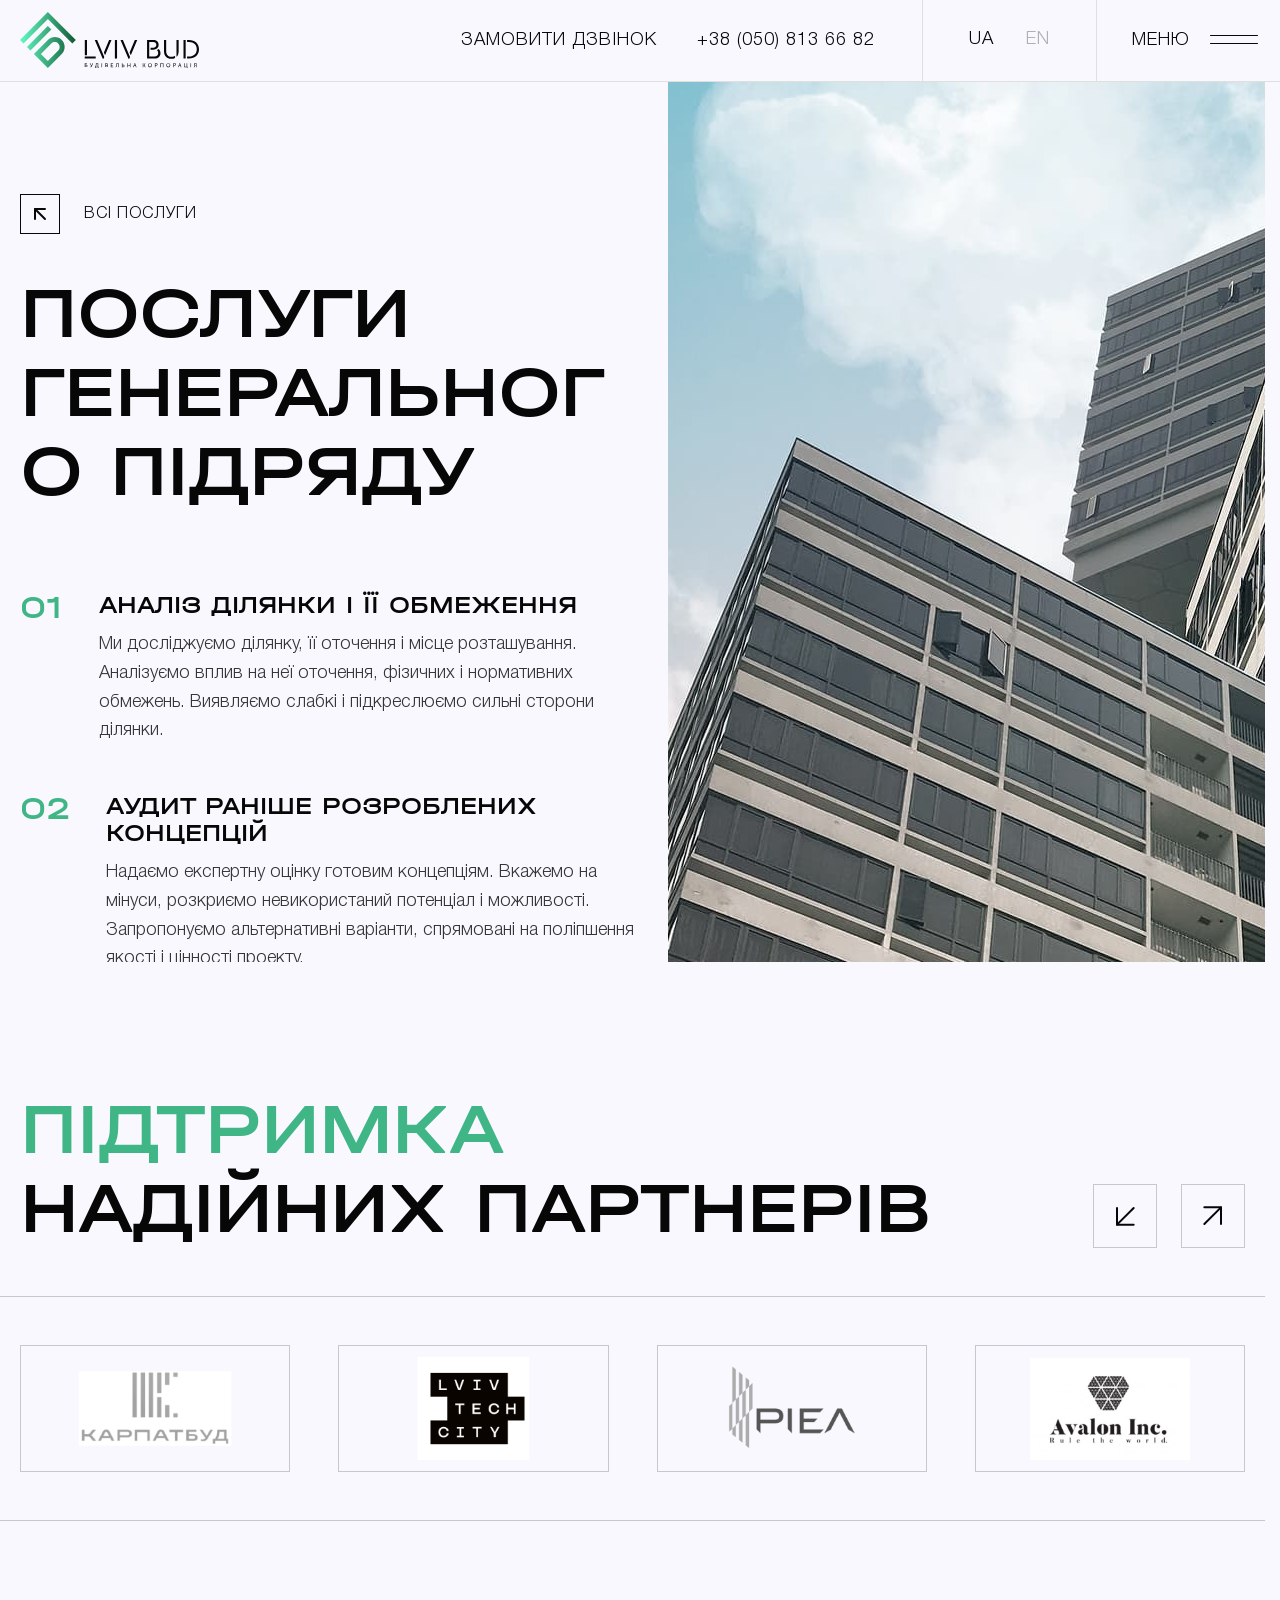
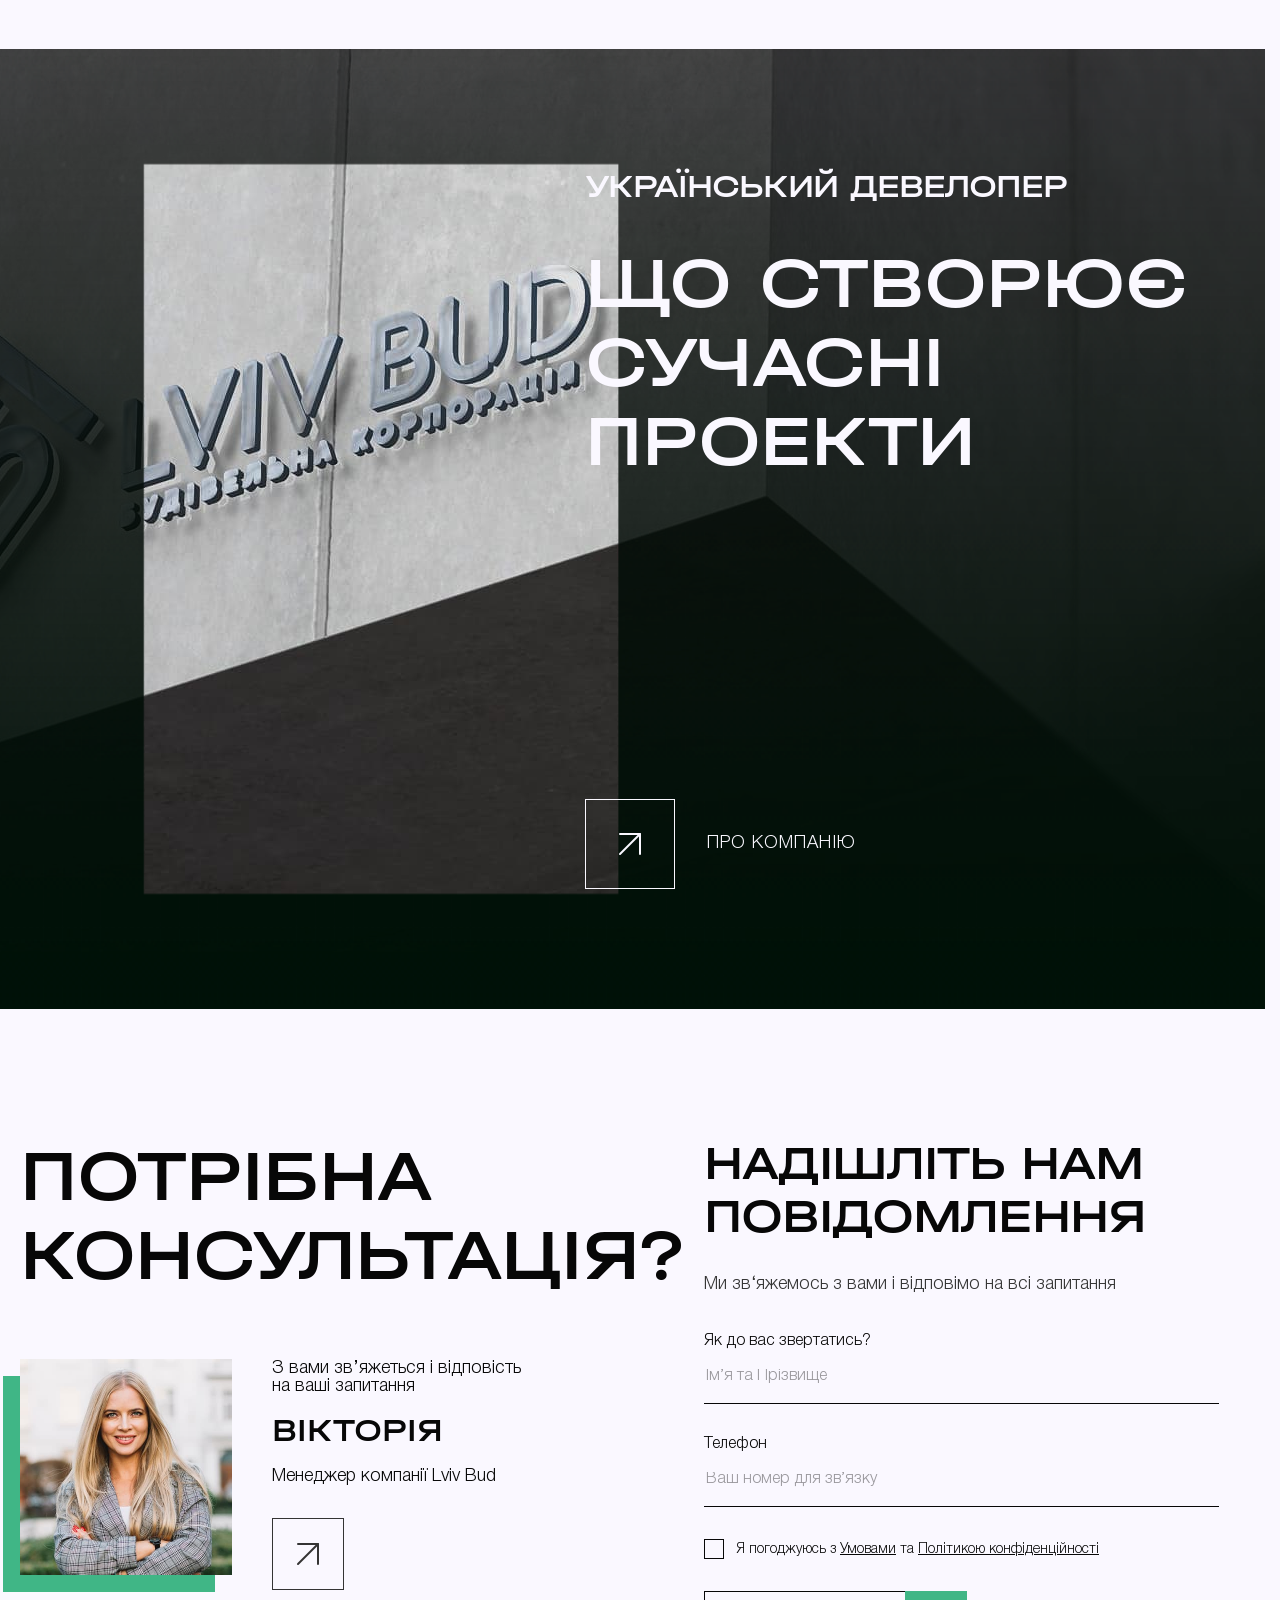
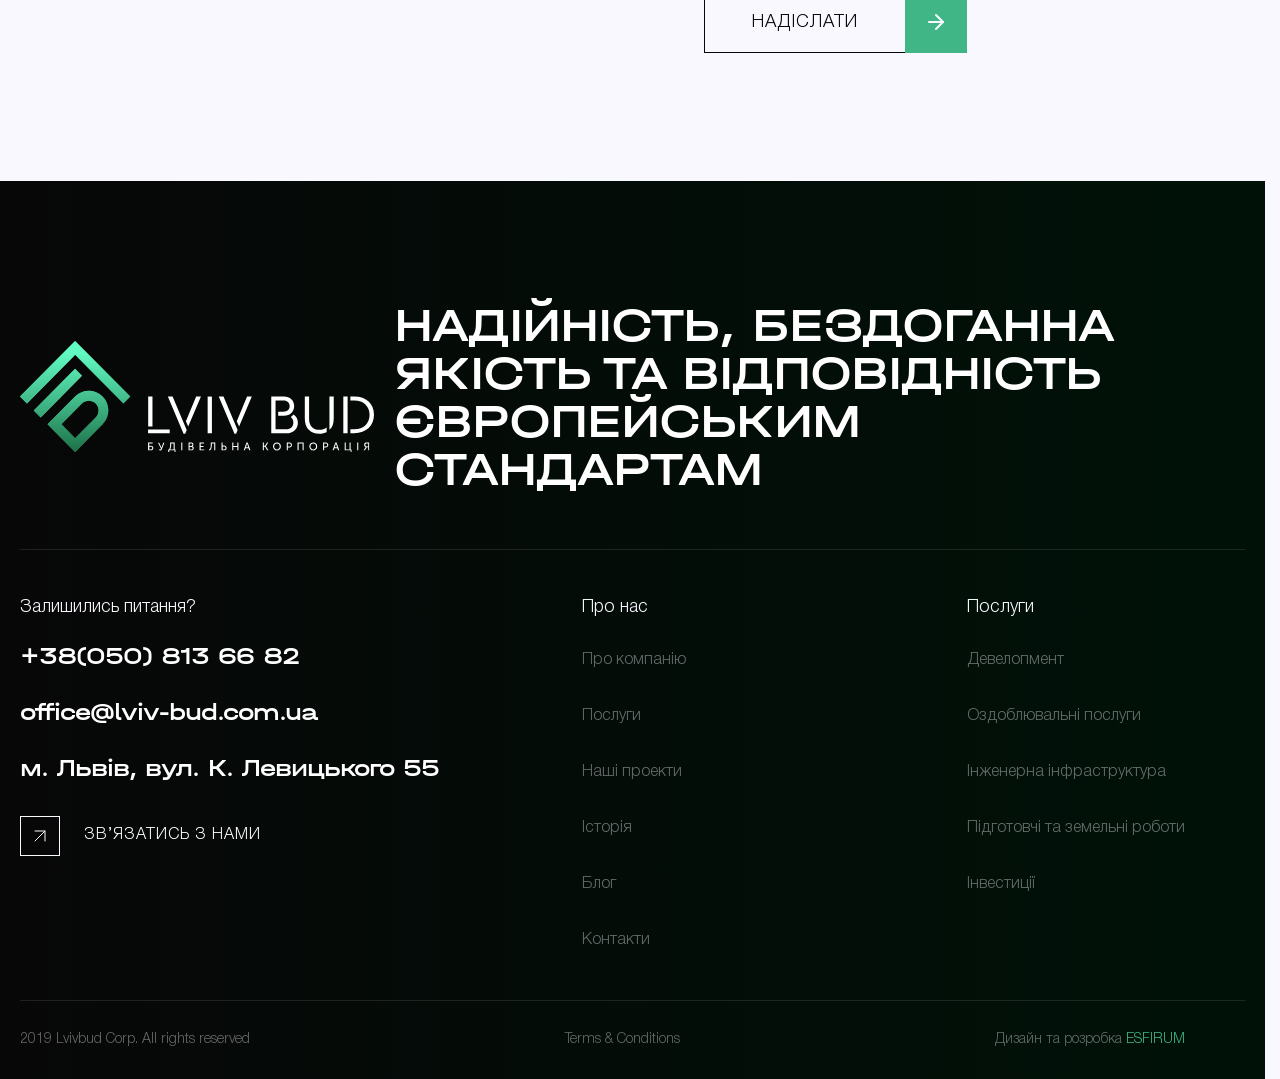
<file: services-item.html>
<!DOCTYPE html>
<html lang="uk">

<head>
    <meta charset="UTF-8" />
    <meta name="viewport" content="width=device-width, initial-scale=1.0" />
    <meta name="theme-color" content="#070707">
    <meta name="apple-mobile-web-app-status-bar-style" content="black-translucent">
    <meta name="theme-color" content="#070707">
    <link rel="icon" href="./assets/images/icons/logo.svg" type="image/svg+xml" />
    <title>LvivBud | Services Details</title>
    <link rel="stylesheet" href="https://cdn.jsdelivr.net/npm/swiper@11/swiper-bundle.min.css" />
    <link rel="stylesheet" href="./assets/css/style.min.css" />
    <script defer src="https://cdn.jsdelivr.net/npm/swiper@11/swiper-bundle.min.js"></script>
    <script defer type="module" src="./assets/scripts/main.js"></script>
</head>

<body>
    <div id="preloader">
        <img src="./assets/images/icons/logo-black.svg" alt="Logo">
    </div>
    <div class="aside-menu">
        <div class="aside-menu__inner">
            <div class="aside-menu__col col--menu">
                <nav class="aside-menu__nav">
                    <ul class="aside-menu__list aside-menu__list--main">
                        <li class="aside-menu__item">
                            <a href="javascript: void(0)" class="aside-menu__link">
                                <span>Про компанію</span>
                                <span>Про компанію</span>
                            </a>
                        </li>
                        <li class="aside-menu__item">
                            <a href="javascript: void(0)" class="aside-menu__link">
                                <span>послуги</span>
                                <span>послуги</span>
                            </a>
                        </li>
                        <li class="aside-menu__item">
                            <a href="javascript: void(0)" class="aside-menu__link">
                                <span>Наші проекти</span>
                                <span>Наші проекти</span>
                            </a>
                        </li>
                        <li class="aside-menu__item">
                            <a href="javascript: void(0)" class="aside-menu__link">
                                <span>для інвесторів</span>
                                <span>для інвесторів</span>
                            </a>
                        </li>
                        <li class="aside-menu__item">
                            <a href="javascript: void(0)" class="aside-menu__link">
                                <span>блог</span>
                                <span>блог</span>
                            </a>
                        </li>
                        <li class="aside-menu__item">
                            <a href="javascript: void(0)" class="aside-menu__link">
                                <span>Контакти</span>
                                <span>Контакти</span>
                            </a>
                        </li>
                    </ul>
                    <ul class="aside-menu__list aside-menu__list--secondary">
                        <li class="aside-menu__item">
                            <a href="javascript: void(0)" class="aside-menu__link">
                                Аналіз і концепції
                            </a>
                        </li>
                        <li class="aside-menu__item">
                            <a href="javascript: void(0)" class="aside-menu__link">
                                Архітектура
                            </a>
                        </li>
                        <li class="aside-menu__item">
                            <a href="javascript: void(0)" class="aside-menu__link">
                                Послуги генерального підряду
                            </a>
                        </li>
                        <li class="aside-menu__item">
                            <a href="javascript: void(0)" class="aside-menu__link">
                                Дизайн інтер’єрів
                            </a>
                        </li>
                        <li class="aside-menu__item">
                            <a href="javascript: void(0)" class="aside-menu__link">
                                Інвестиції
                            </a>
                        </li>
                    </ul>
                    <div class="aside-menu__links">
                        <a href="javascript: void(0)" class="js-open-modal">замовити дзвінок</a>
                        <a href="tel:+380508136682">
                            +38 (050) 813 66 82
                        </a>
                    </div>
                </nav>
            </div>
        </div>
        <div class="aside-menu__inner">
            <div class="aside-menu__col col--thumb">
                <img loading="lazy" src="./assets/images/bg-menu.jpg" alt="Thumbnail" />
            </div>
        </div>
    </div>
    <header class="header">
        <div class="container">
            <div class="header__panel">
                <a href="javascript: void(0)" class="header__logo">
                    <svg width="179" height="56" viewBox="0 0 179 56" fill="none" xmlns="http://www.w3.org/2000/svg">
                        <g clip-path="url(#clip0_207_585)">
                            <path
                                d="M66.9787 43.19H64.8144V28.0294H66.9787V43.19ZM75.6947 46.5394H64.7559V44.6002H75.6947V46.5394Z"
                                fill="white" />
                            <path
                                d="M84.2938 44.9528L83.5333 46.7744H82.7143L74.7588 27.9706H77.1571L84.2938 44.9528ZM85.0542 43.1899L83.8843 40.4281L89.0905 28.0294H91.4888L85.0542 43.1899Z"
                                fill="white" />
                            <path d="M94.8817 28.0294H97.046V46.5394H94.8817V28.0294Z" fill="white" />
                            <path
                                d="M110.032 44.9528L109.272 46.7744H108.453L100.497 27.9706H102.895L110.032 44.9528ZM110.792 43.1899L109.623 40.4281L114.829 28.0294H117.227L110.792 43.1899Z"
                                fill="white" />
                            <path
                                d="M140.509 41.1921C140.509 44.2477 138.345 46.5394 134.659 46.5394H127.055V28.0294H133.373C136.59 28.0294 138.637 30.0273 138.637 32.7891C138.637 35.5509 136.648 37.7251 133.373 37.7251H130.565V35.7272H133.197C135.303 35.7272 136.356 34.4932 136.356 32.8479C136.356 31.2026 135.303 29.9686 133.197 29.9686H129.219V44.5415H134.484C136.941 44.5415 138.228 43.0724 138.228 41.0745C138.228 39.9581 137.818 39.1354 136.941 38.3715L138.403 37.0787C139.807 38.0777 140.509 39.488 140.509 41.1921Z"
                                fill="white" />
                            <path
                                d="M144.019 39.1942V28.0295H146.183V39.3117C146.183 42.7787 148.23 44.8354 151.331 44.8354C152.852 44.8354 154.08 44.3065 155.074 43.6601V45.8931C154.138 46.4807 152.852 46.8333 151.331 46.8333C146.943 46.8333 144.019 43.8952 144.019 39.1942ZM156.478 28.0295H158.643V39.1942C158.643 41.8973 157.824 43.6601 156.478 44.8354V28.0295Z"
                                fill="white" />
                            <path
                                d="M165.662 46.5394H163.498V28.0295H165.662V46.5394ZM179 37.1963C179 42.5436 175.256 46.4807 168.997 46.4807H167.066V44.5415H168.997C173.91 44.5415 176.777 41.3684 176.777 37.1963C176.777 33.0242 173.91 29.9686 168.997 29.9686H167.066V28.0295H168.997C175.197 28.0295 179 31.849 179 37.1963Z"
                                fill="white" />
                            <path
                                d="M64.7559 55.1773V51.2403H67.0372V51.7104H65.2823V52.8268H66.1598C66.5108 52.8268 66.8032 52.9444 67.0372 53.1206C67.2712 53.2969 67.3882 53.5907 67.3882 54.0021C67.3882 54.3546 67.2712 54.6485 67.0372 54.8247C66.8032 55.001 66.5693 55.1185 66.2183 55.1185H64.7559V55.1773ZM65.3408 54.7072H66.1598C66.5693 54.7072 66.8617 54.4722 66.8617 54.0021C66.8617 53.532 66.5693 53.2969 66.1598 53.2969H65.3993V54.7072H65.3408Z"
                                fill="white" />
                            <path
                                d="M70.3711 54.5896C70.5466 54.7071 70.6636 54.7659 70.8391 54.7659C71.0731 54.7659 71.1901 54.6484 71.307 54.3546L69.7861 51.299H70.3711L71.307 53.2968L71.541 53.8257C71.5995 53.6494 71.658 53.4731 71.7165 53.2968L72.4185 51.299H73.0035L71.775 54.4721C71.5995 55.0009 71.2485 55.236 70.8976 55.236C70.6636 55.236 70.4296 55.1772 70.1956 55.0009L70.3711 54.5896Z"
                                fill="white" />
                            <path
                                d="M74.9346 54.7073H75.344C75.812 54.0022 75.929 53.1207 75.929 52.063V51.2404H78.2104V54.7073H78.6199V55.9413H78.1519V55.1774H75.461V55.9413H74.9346V54.7073ZM77.6839 54.7073V51.7692H76.4555V52.1218C76.4555 53.297 76.28 54.1784 75.929 54.7073H77.6839Z"
                                fill="white" />
                            <path d="M81.5439 55.1774V51.2404H82.0704V55.1774H81.5439Z" fill="white" />
                            <path
                                d="M85.2297 55.1773V51.2403H86.5752C87.2771 51.2403 87.6866 51.5928 87.6866 52.2392C87.6866 52.5918 87.5111 52.9444 87.2186 53.0619C87.6281 53.1794 87.8621 53.5907 87.8621 54.0021C87.8621 54.3546 87.7451 54.6485 87.5111 54.8247C87.2771 55.001 86.9846 55.1185 86.6337 55.1185H85.2297V55.1773ZM85.7562 52.9444H86.5752C86.9261 52.9444 87.1601 52.7093 87.1601 52.3567C87.1601 52.0042 86.9261 51.7691 86.5752 51.7691H85.7562V52.9444ZM85.7562 54.7072H86.6337C87.0431 54.7072 87.2771 54.4134 87.2771 54.0608C87.2771 53.6495 86.9846 53.4145 86.6337 53.4145H85.7562V54.7072Z"
                                fill="white" />
                            <path
                                d="M90.7869 55.1773V51.2403H93.0683V51.7104H91.3719V52.9444H92.7758V53.4732H91.3719V54.7072H93.1853V55.1773H90.7869Z"
                                fill="white" />
                            <path
                                d="M95.584 54.7073C96.2274 54.5898 96.4614 53.8259 96.4614 52.1805V51.2404H98.7428V55.1774H98.2163V51.7105H96.9879V52.1805C96.9879 53.1795 96.8709 53.9434 96.6954 54.4135C96.4614 54.9424 96.1105 55.1774 95.584 55.2362V54.7073Z"
                                fill="white" />
                            <path
                                d="M101.901 55.1773V51.2403H102.428V52.7093H103.247C103.598 52.7093 103.89 52.8268 104.124 53.0619C104.358 53.2969 104.475 53.5907 104.475 53.9433C104.475 54.2959 104.358 54.5897 104.124 54.8247C103.89 55.0598 103.598 55.1773 103.305 55.1773H101.901ZM102.486 54.7072H103.247C103.715 54.7072 103.949 54.4134 103.949 54.0021C103.949 53.532 103.656 53.2382 103.247 53.2382H102.486V54.7072Z"
                                fill="white" />
                            <path
                                d="M107.342 55.1774V51.2404H107.868V52.9444H109.916V51.2404H110.442V55.1774H109.916V53.4733H107.868V55.1774H107.342Z"
                                fill="white" />
                            <path
                                d="M113.133 55.1773L114.537 51.2403H115.122L116.525 55.1773H115.94L115.531 54.0608H114.069L113.659 55.1773H113.133ZM114.244 53.5907H115.414L115.005 52.3567L114.829 51.7691C114.771 52.0042 114.712 52.1805 114.654 52.3567L114.244 53.5907Z"
                                fill="white" />
                            <path
                                d="M122.784 55.1774V51.2404H123.311V52.8857H123.896L124.89 51.2404H125.475L124.364 53.1207L125.592 55.1774H124.949L123.896 53.3558H123.311V55.1774H122.784Z"
                                fill="white" />
                            <path
                                d="M128.518 51.7691C128.927 51.3578 129.395 51.1815 129.922 51.1815C130.448 51.1815 130.974 51.3578 131.325 51.7691C131.735 52.1805 131.91 52.6506 131.91 53.1794C131.91 53.767 131.735 54.2371 131.325 54.6485C130.916 55.0598 130.448 55.2361 129.922 55.2361C129.395 55.2361 128.869 55.0598 128.518 54.6485C128.167 54.2371 127.933 53.767 127.933 53.1794C127.933 52.6506 128.167 52.1805 128.518 51.7691ZM128.927 54.2959C129.22 54.5897 129.571 54.766 129.922 54.766C130.272 54.766 130.682 54.5897 130.916 54.2959C131.208 54.0021 131.325 53.6495 131.325 53.1794C131.325 52.7681 131.208 52.4155 130.916 52.1217C130.623 51.8279 130.331 51.7104 129.922 51.7104C129.512 51.7104 129.161 51.8279 128.927 52.1217C128.635 52.4155 128.518 52.7681 128.518 53.1794C128.518 53.6495 128.635 54.0021 128.927 54.2959Z"
                                fill="white" />
                            <path
                                d="M134.893 55.1773V51.2403H136.297C136.648 51.2403 136.941 51.3578 137.175 51.5928C137.409 51.8279 137.526 52.1217 137.526 52.4743C137.526 52.8268 137.409 53.1206 137.175 53.3557C136.941 53.5907 136.648 53.7083 136.297 53.7083H135.42V55.1773H134.893ZM135.42 53.2382H136.239C136.707 53.2382 136.999 52.9444 136.999 52.4743C136.999 52.0042 136.707 51.7104 136.239 51.7104H135.42V53.2382Z"
                                fill="white" />
                            <path d="M140.334 55.1774V51.2404H143.434V55.1774H142.908V51.7105H140.919V55.1774H140.334Z"
                                fill="white" />
                            <path
                                d="M146.886 51.7691C147.295 51.3578 147.763 51.1815 148.29 51.1815C148.816 51.1815 149.343 51.3578 149.694 51.7691C150.103 52.1805 150.279 52.6506 150.279 53.1794C150.279 53.767 150.103 54.2371 149.694 54.6485C149.284 55.0598 148.816 55.2361 148.29 55.2361C147.763 55.2361 147.237 55.0598 146.886 54.6485C146.535 54.2371 146.301 53.767 146.301 53.1794C146.301 52.6506 146.535 52.1805 146.886 51.7691ZM147.295 54.2959C147.588 54.5897 147.939 54.766 148.29 54.766C148.641 54.766 149.05 54.5897 149.284 54.2959C149.577 54.0021 149.694 53.6495 149.694 53.1794C149.694 52.7681 149.577 52.4155 149.284 52.1217C148.992 51.8279 148.699 51.7104 148.29 51.7104C147.88 51.7104 147.529 51.8279 147.295 52.1217C147.003 52.4155 146.886 52.7681 146.886 53.1794C146.886 53.6495 147.003 54.0021 147.295 54.2959Z"
                                fill="white" />
                            <path
                                d="M153.262 55.1774V51.2404H154.666C155.017 51.2404 155.309 51.3579 155.543 51.5929C155.777 51.828 155.894 52.1218 155.894 52.4744C155.894 52.8269 155.777 53.1207 155.543 53.3558C155.309 53.5908 155.017 53.7084 154.666 53.7084H153.788V55.1774H153.262ZM153.788 53.2383H154.607C155.075 53.2383 155.368 52.9445 155.368 52.4744C155.368 52.0043 155.075 51.7105 154.607 51.7105H153.788V53.2383Z"
                                fill="white" />
                            <path
                                d="M158.059 55.1774L159.463 51.2404H160.047L161.451 55.1774H160.866L160.457 54.0609H158.995L158.585 55.1774H158.059ZM159.17 53.5908H160.34L159.93 52.3568L159.755 51.7692C159.696 52.0043 159.638 52.1805 159.579 52.3568L159.17 53.5908Z"
                                fill="white" />
                            <path
                                d="M164.2 55.1773V51.2403H164.727V54.7072H166.657V51.2403H167.184V54.7072H167.652V55.9412H167.184V55.1773H164.2Z"
                                fill="white" />
                            <path d="M170.518 55.1774V51.2404H171.044V55.1774H170.518Z" fill="white" />
                            <path
                                d="M173.794 55.1773L174.671 53.7083L174.788 53.532C174.32 53.3557 174.028 52.9444 174.028 52.4155C174.028 51.9454 174.262 51.5341 174.613 51.3578C174.788 51.299 175.022 51.2403 175.315 51.2403H176.543V55.1773H176.075V53.5907H175.373L174.437 55.1773H173.794ZM176.075 53.1794V51.7691H175.432C175.198 51.7691 175.022 51.7691 174.905 51.8866C174.671 52.0042 174.613 52.1805 174.613 52.4743C174.613 52.9444 174.905 53.1794 175.315 53.1794H176.075Z"
                                fill="white" />
                            <path
                                d="M20.8833 42.0147L31.2957 31.5551C33.2261 29.6159 36.385 29.6159 38.2569 31.5551C40.1873 33.4942 40.1873 36.6086 38.2569 38.6065L27.8444 49.0073L20.8833 42.0147ZM27.8444 28.0294L13.9222 42.0147L27.8444 56L41.7667 42.0147C45.6274 38.1364 45.6274 31.8489 41.7667 27.9706C39.8363 26.0315 37.3209 25.0913 34.8056 25.0913C32.2902 25.0913 29.7748 26.0902 27.8444 28.0294ZM6.96111 35.022L10.4709 38.5477L31.3542 17.5698L27.8444 14.0441L6.96111 35.022ZM27.8444 0L0 27.9706L3.5098 31.4963L27.9029 6.99265L52.2961 31.4963L55.8059 27.9706L27.8444 0Z"
                                fill="url(#paint0_linear_207_585)" />
                            <mask id="mask0_207_585" style="mask-type: luminance" maskUnits="userSpaceOnUse" x="0" y="0"
                                width="56" height="56">
                                <path
                                    d="M20.8833 42.0147L31.2957 31.5551C33.2261 29.6159 36.385 29.6159 38.2569 31.5551C40.1873 33.4942 40.1873 36.6086 38.2569 38.6065L27.8444 49.0073L20.8833 42.0147ZM27.8444 28.0294L13.9222 42.0147L27.8444 56L41.7667 42.0147C45.6274 38.1364 45.6274 31.8489 41.7667 27.9706C39.8363 26.0315 37.3209 25.0913 34.8056 25.0913C32.2902 25.0913 29.7748 26.0902 27.8444 28.0294ZM6.96111 35.022L10.4709 38.5477L31.3542 17.5698L27.8444 14.0441L6.96111 35.022ZM27.8444 0L0 27.9706L3.5098 31.4963L27.9029 6.99265L52.2961 31.4963L55.8059 27.9706L27.8444 0Z"
                                    fill="white" />
                            </mask>
                            <g mask="url(#mask0_207_585)">
                                <path d="M55.7474 0H0V56H55.7474V0Z" fill="url(#paint1_linear_207_585)" />
                            </g>
                        </g>
                        <defs>
                            <linearGradient id="paint0_linear_207_585" x1="0" y1="27.9985" x2="55.7435" y2="27.9985"
                                gradientUnits="userSpaceOnUse">
                                <stop stop-color="#62FCC3" />
                                <stop offset="0.438" stop-color="#40B686" />
                                <stop offset="1" stop-color="#115732" />
                            </linearGradient>
                            <linearGradient id="paint1_linear_207_585" x1="27.8753" y1="5.52106" x2="27.8753"
                                y2="65.0526" gradientUnits="userSpaceOnUse">
                                <stop stop-color="#62FCC3" />
                                <stop offset="0.438" stop-color="#40B686" />
                                <stop offset="1" stop-color="#115732" />
                            </linearGradient>
                            <clipPath id="clip0_207_585">
                                <rect width="179" height="56" fill="white" />
                            </clipPath>
                        </defs>
                    </svg>
                </a>
                <div class="header__info">
                    <div class="header__call">
                        <a href="javascript: void(0)" class="js-open-modal">замовити дзвінок</a>
                        <a href="tel:+380508136682">
                            +38 (050) 813 66 82
                        </a>
                    </div>
                    <ul class="header__lang">
                        <li class="header__lang-item">
                            <a href="javascript: void(0)" class="header__lang-link lang--active">ua</a>
                        </li>
                        <li class="header__lang-item">
                            <a href="javascript: void(0)" class="header__lang-link">en</a>
                        </li>
                    </ul>
                    <button class="header__menu js-button">
                        <span class="header__menu-text">Меню</span>
                        <span class="header__menu-btn"></span>
                    </button>
                </div>
            </div>
        </div>
    </header>
    <div class="feedback-modal js-feedback-modal">
        <div class="feedback-modal__wrapper">
            <div class="form-box">
                <button class="form-box__close js-close-modal">
                    <svg width="28" height="28" viewBox="0 0 28 28" fill="none" xmlns="http://www.w3.org/2000/svg">
                        <g clip-path="url(#clip0_313_3256)">
                            <path d="M21.875 6.125L6.125 21.875" stroke="#FAF8FF" stroke-width="2"
                                stroke-linecap="round" stroke-linejoin="round" />
                            <path d="M21.875 21.875L6.125 6.125" stroke="#FAF8FF" stroke-width="2"
                                stroke-linecap="round" stroke-linejoin="round" />
                        </g>
                        <defs>
                            <clipPath id="clip0_313_3256">
                                <rect width="28" height="28" fill="white" />
                            </clipPath>
                        </defs>
                    </svg>
                </button>
                <h3 class="form-box__title">
                    Передзвоніть мені
                </h3>
                <p class="form-box__subtitle">
                    Звертаємо вашу увагу, що режим роботи служби підтримки з 10:00 до 17:00 (Пн.-Пт.). Сб.-Нд.: вихідні
                    дні
                </p>
                <form class="form-box__review js-form">
                    <div class="form-box__field">
                        <label class="form-box__label" for="nameFieldModal">Як до вас звертатись?</label>
                        <input class="form-box__input" type="text" name="name" id="nameFieldModal"
                            placeholder="Ім’я та Прізвище" />
                    </div>

                    <div class="form-box__field">
                        <label class="form-box__label" for="phoneFieldModal">Телефон</label>
                        <input class="form__item-input" type="tel" name="phone" id="phoneFieldModal" autocomplete="tel"
                            placeholder="Ваш номер для зв’язку" />
                    </div>

                    <div class="form-box__check">
                        <input class="form-box__radio" type="checkbox" id="checkBoxModal" />
                        <label class="form-box__check-label" for="checkBoxModal">
                            <p class="form-box__check-text">
                                Я погоджуюсь з
                                <a href="#">Умовами</a> та
                                <a href="#">Політикою конфіденційності</a>
                            </p>
                        </label>
                    </div>
                    <button class="form-box__submit" type="submit">
                        <div class="text-wrapper">
                            <div class="text-wrapper__items">
                                <span>надіслати</span>
                                <span>надіслати</span>
                            </div>
                        </div>
                        <div class="img-wrapper">
                            <div class="img-wrapper__items">
                                <img width="24" height="24" src="./assets/images/icons/ico-arrow-right.svg"
                                    alt="Icon" />
                                <img width="24" height="24" src="./assets/images/icons/ico-arrow-right.svg"
                                    alt="Icon" />
                            </div>
                        </div>
                    </button>
                </form>
            </div>
        </div>
    </div>
    <main class="main main--services-item">
        <section class="hero">
            <div class="container--right">
                <div class="hero__about animation--simple">
                    <a href="javascript: void(0)" class="hero__cta link--primary link--sm link--dark hover--light">
                        <span>
                            <svg width="24" height="24" viewBox="0 0 24 24" fill="none"
                                xmlns="http://www.w3.org/2000/svg">
                                <path d="M17 17L7 7" stroke="#070707" stroke-width="2" stroke-linecap="round"
                                    stroke-linejoin="round" />
                                <path d="M17 7H7V17" stroke="#070707" stroke-width="2" stroke-linecap="round"
                                    stroke-linejoin="round" />
                            </svg>
                        </span>
                        <span>всі послуги</span>
                    </a>
                    <h2 class="h2 hero__title">
                        послуги генерального підряду
                    </h2>
                    <div class="hero__cards">
                        <div class="hero__card">
                            <div class="hero__card-content">
                                <h3 class="hero__card-title">
                                    аналіз ділянки і її обмеження
                                </h3>
                                <p class="hero__card-text">
                                    Ми досліджуємо ділянку, її оточення і місце розташування. Аналізуємо вплив на
                                    неї
                                    оточення, фізичних і нормативних обмежень. Виявляємо слабкі і підкреслюємо
                                    сильні
                                    сторони ділянки.
                                </p>
                            </div>
                        </div>
                        <div class="hero__card">
                            <div class="hero__card-content">
                                <h3 class="hero__card-title">
                                    аудит раніше розроблених концепцій
                                </h3>
                                <p class="hero__card-text">
                                    Надаємо експертну оцінку готовим концепціям. Вкажемо на мінуси, розкриємо
                                    невикористаний потенціал і можливості. Запропонуємо альтернативні варіанти,
                                    спрямовані на поліпшення якості і цінності проекту.
                                </p>
                            </div>
                        </div>
                        <div class="hero__card">
                            <div class="hero__card-content">
                                <h3 class="hero__card-title">
                                    моделювання і прогноз попередніх теп
                                </h3>
                                <p class="hero__card-text">
                                    Для прогнозу економічного потенціалу ділянки ми визначаємо її сильні і слабкі
                                    сторони, враховуємо можливості і загрози для забудовника. Ґрунтуючись на
                                    отриманих
                                    даних, ми моделюємо техніко-економічний потенціал ділянки.
                                </p>
                            </div>
                        </div>
                        <div class="hero__card">
                            <div class="hero__card-content">
                                <h3 class="hero__card-title">
                                    реконцепція проекту
                                </h3>
                                <p class="hero__card-text">
                                    Для прогнозу економічного потенціалу ділянки ми визначаємо її сильні і слабкі
                                    сторони, враховуємо можливості і загрози для забудовника. Ґрунтуючись на
                                    отриманих
                                    даних, ми моделюємо техніко-економічний потенціал ділянки.
                                </p>
                            </div>
                        </div>
                        <div class="hero__card">
                            <div class="hero__card-content">
                                <h3 class="hero__card-title">
                                    аудит проекту на всіх стадіях
                                </h3>
                                <p class="hero__card-text">
                                    Ми готові підключитися до проекту на будь-якій стадії.
                                </p>
                            </div>
                        </div>
                        <div class="hero__card">
                            <div class="hero__card-content">
                                <h3 class="hero__card-title">
                                    розробка концепції проекту
                                </h3>
                                <p class="hero__card-text">
                                    Після проведеного дослідження даних про ділянку і функціонального призначення
                                    об'єкта ми акумулюємо ідеї і розпочинаємо розробку концепції. Виходячи з
                                    позиціонування об'єкта за класами, масштабом, функціональним типом, складаємо
                                    аналіз
                                    економічної ефективності інвестиційного проекту і знаходимо краще рішення, що
                                    відповідає вимогам замовника і потребам міста.
                                </p>
                            </div>
                        </div>
                    </div>
                </div>
                <div class="hero__thumb animation--simple">
                    <img width="950" height="880" src="./assets/images/pic-servicesDetails.jpg" alt="Thumbnail">
                </div>
            </div>
        </section>
        <section class="partners">
            <div class="container">
                <div class="partners__head animation--simple">
                    <h2 class="h2 partners__title">
                        <span>підтримка</span> надійних партнерів
                    </h2>
                    <div class="partners__nav">
                        <button class="partners__nav-btn btn--prev">
                            <svg width="32" height="32" viewBox="0 0 32 32" fill="none"
                                xmlns="http://www.w3.org/2000/svg">
                                <path d="M24.6667 8L8 24.6667" stroke="#070707" stroke-width="2" stroke-linecap="round"
                                    stroke-linejoin="round" />
                                <path d="M24.6667 24.6667H8V8" stroke="#070707" stroke-width="2" stroke-linecap="round"
                                    stroke-linejoin="round" />
                            </svg>
                        </button>
                        <button class="partners__nav-btn btn--next">
                            <svg width="32" height="32" viewBox="0 0 32 32" fill="none"
                                xmlns="http://www.w3.org/2000/svg">
                                <path d="M7.33333 24L24 7.33333" stroke="#070707" stroke-width="2"
                                    stroke-linecap="round" stroke-linejoin="round" />
                                <path d="M7.33333 7.33333H24V24" stroke="#070707" stroke-width="2"
                                    stroke-linecap="round" stroke-linejoin="round" />
                            </svg>
                        </button>
                    </div>
                </div>
            </div>
            <div class="partners__content animation--simple">
                <div class="container">
                    <div class="partners__gall partners-swiper swiper">
                        <div class="partners__gall-wrapper swiper-wrapper">
                            <div class="partners__gall-slide swiper-slide">
                                <div class="gall-box">
                                    <img loading="lazy" width="229" height="147" src="./assets/images/partner_1.png"
                                        alt="Partner" />
                                </div>
                            </div>
                            <div class="partners__gall-slide swiper-slide">
                                <div class="gall-box">
                                    <img loading="lazy" width="229" height="147" src="./assets/images/partner_2.png"
                                        alt="Partner" />
                                </div>
                            </div>
                            <div class="partners__gall-slide swiper-slide">
                                <div class="gall-box">
                                    <img loading="lazy" width="229" height="147" src="./assets/images/partner_3.png"
                                        alt="Partner" />
                                </div>
                            </div>
                            <div class="partners__gall-slide swiper-slide">
                                <div class="gall-box">
                                    <img loading="lazy" width="229" height="147" src="./assets/images/partner_4.png"
                                        alt="Partner" />
                                </div>
                            </div>
                            <div class="partners__gall-slide swiper-slide">
                                <div class="gall-box">
                                    <img loading="lazy" width="229" height="147" src="./assets/images/partner_4.png"
                                        alt="Partner" />
                                </div>
                            </div>
                        </div>
                    </div>
                </div>
            </div>
        </section>
        <section class="details">
            <canvas id="canvasDeco" width="800" height="500"></canvas>
            <img src="./assets/images/bg-serviceItem.jpg" alt="BG-thumb" class="bg-thumbnail">
            <div class="container">
                <div class="details__content">
                    <h3 class="details__subtitle animation--simple">український девелопер</h3>
                    <h2 class="h2 details__title animation--simple">
                        що створює сучасні проекти
                    </h2>
                    <a href="javascript: void(0)" class="details__link link--primary link--lg link--light hover--dark animation--simple">
                        <span>
                            <svg width="48" height="48" viewBox="0 0 48 48" fill="none"
                                xmlns="http://www.w3.org/2000/svg">
                                <path d="M14 34L34 14" stroke="#FAF8FF" stroke-width="2" stroke-linecap="round"
                                    stroke-linejoin="round"></path>
                                <path d="M14 14H34V34" stroke="#FAF8FF" stroke-width="2" stroke-linecap="round"
                                    stroke-linejoin="round"></path>
                            </svg>
                        </span>
                        <span>про компанію</span>
                    </a>
                </div>
            </div>
        </section>
        <section class="assistant">
            <div class="container">
                <div class="assistant__col animation--simple">
                    <div class="assistant__content">
                        <h2 class="h2 assistant__title">
                            потрібна консультація?
                        </h2>
                        <div class="assistant__human desktop--hidden">
                            <div class="assistant__human-preview">
                                <img loading="lazy" width="212" height="216" src="./assets/images/assistant.jpg"
                                    alt="Thumbnail">
                            </div>
                            <div class="assistant__human-content">
                                <p class="assistant__human-text">
                                    З вами зв’яжеться і відповість на ваші запитання
                                </p>
                                <p class="assistant__human-name">вікторія</p>
                                <p class="assistant__human-job">
                                    Менеджер компанії Lviv Bud
                                </p>
                                <div class="assistant__human-cta">
                                    <svg width="48" height="48" viewBox="0 0 48 48" fill="none"
                                        xmlns="http://www.w3.org/2000/svg">
                                        <path d="M14 34L34 14" stroke="#343434" stroke-width="2" stroke-linecap="round"
                                            stroke-linejoin="round" />
                                        <path d="M14 14H34V34" stroke="#343434" stroke-width="2" stroke-linecap="round"
                                            stroke-linejoin="round" />
                                    </svg>
                                </div>
                            </div>
                        </div>
                    </div>
                </div>
                <div class="form__col animation--simple">
                    <div class="assistant__human desktop--visible">
                        <div class="assistant__human-preview">
                            <img loading="lazy" width="212" height="216" src="./assets/images/assistant.jpg"
                                alt="Thumbnail">
                        </div>
                        <div class="assistant__human-content">
                            <p class="assistant__human-text">
                                З вами зв’яжеться і відповість на ваші запитання
                            </p>
                            <p class="assistant__human-name">вікторія</p>
                            <p class="assistant__human-job">
                                Менеджер компанії Lviv Bud
                            </p>
                            <div class="assistant__human-cta">
                                <svg width="48" height="48" viewBox="0 0 48 48" fill="none"
                                    xmlns="http://www.w3.org/2000/svg">
                                    <path d="M14 34L34 14" stroke="#343434" stroke-width="2" stroke-linecap="round"
                                        stroke-linejoin="round" />
                                    <path d="M14 14H34V34" stroke="#343434" stroke-width="2" stroke-linecap="round"
                                        stroke-linejoin="round" />
                                </svg>
                            </div>
                        </div>
                    </div>
                    <div class="form-box">
                        <h3 class="form-box__title">
                            надішліть нам повідомлення
                        </h3>
                        <p class="form-box__subtitle">
                            Ми зв‘яжемось з вами і відповімо на всі запитання
                        </p>
                        <form class="form-box__review js-form">
                            <div class="form-box__field">
                                <label class="form-box__label" for="nameField">Як до вас звертатись?</label>
                                <input class="form-box__input" type="text" name="name" id="nameField"
                                    placeholder="Ім’я та Прізвище" />
                            </div>

                            <div class="form-box__field">
                                <label class="form-box__label" for="phoneField">Телефон</label>
                                <input class="form__item-input" type="tel" name="phone" id="phoneField"
                                    autocomplete="tel" placeholder="Ваш номер для зв’язку" />
                            </div>

                            <div class="form-box__check">
                                <input class="form-box__radio" type="checkbox" id="checkBox" />
                                <label class="form-box__check-label" for="checkBox">
                                    <p class="form-box__check-text">
                                        Я погоджуюсь з
                                        <a href="#">Умовами</a> та
                                        <a href="#">Політикою конфіденційності</a>
                                    </p>
                                </label>
                            </div>
                            <button class="form-box__submit" type="submit">
                                <div class="text-wrapper">
                                    <div class="text-wrapper__items">
                                        <span>надіслати</span>
                                        <span>надіслати</span>
                                    </div>
                                </div>
                                <div class="img-wrapper">
                                    <div class="img-wrapper__items">
                                        <img width="24" height="24" src="./assets/images/icons/ico-arrow-right.svg"
                                            alt="Icon" />
                                        <img width="24" height="24" src="./assets/images/icons/ico-arrow-right.svg"
                                            alt="Icon" />
                                    </div>
                                </div>
                            </button>
                        </form>
                    </div>
                </div>
            </div>
        </section>
    </main>
    <footer class="footer">
        <div class="container">
            <div class="footer__head">
                <div class="footer__logo">
                    <img width="354" height="111" src="./assets/images/icons/logo.svg" alt="Logo" />
                </div>
                <h2 class="footer__title">
                    надійність, бездоганна якість та відповідність
                    європейським стандартам
                </h2>
            </div>
            <div class="footer__info">
                <div class="footer__info-wrapper">
                    <div class="footer__info-contacts">
                        <h4 class="footer__info-title">
                            Залишились питання?
                        </h4>
                        <ul class="footer__info-list">
                            <li>
                                <a class="footer__info-link" href="tel:+380508136682">
                                    +38(050) 813 66 82
                                </a>
                            </li>
                            <li>
                                <a class="footer__info-link" href="mailto:office@lviv-bud.com.ua">
                                    office@lviv-bud.com.ua
                                </a>
                            </li>
                            <li>
                                <a class="footer__info-link" href="javascript: void(0)">
                                    м. Львів, вул. К. Левицького 55
                                </a>
                            </li>
                        </ul>
                        <a href="javascript: void(0)"
                            class="footer__info-cta link--primary link--sm link--light hover--light">
                            <span>
                                <svg width="48" height="48" viewBox="0 0 48 48" fill="none"
                                    xmlns="http://www.w3.org/2000/svg">
                                    <path d="M14 34L34 14" stroke="#FAF8FF" stroke-width="2" stroke-linecap="round"
                                        stroke-linejoin="round" />
                                    <path d="M14 14H34V34" stroke="#FAF8FF" stroke-width="2" stroke-linecap="round"
                                        stroke-linejoin="round" />
                                </svg>
                            </span>
                            <span>зв’язатись з нами</span>
                        </a>
                    </div>
                    <nav class="footer__info-nav">
                        <ul class="footer__info-list">
                            <h4 class="footer__info-title">Про нас</h4>
                            <li>
                                <a class="footer__info-link" href="javascript: void(0)">
                                    Про компанію
                                </a>
                            </li>
                            <li>
                                <a class="footer__info-link" href="javascript: void(0)">
                                    Послуги
                                </a>
                            </li>
                            <li>
                                <a class="footer__info-link" href="javascript: void(0)">
                                    Наші проекти
                                </a>
                            </li>
                            <li>
                                <a class="footer__info-link" href="javascript: void(0)">Історія
                                </a>
                            </li>
                            <li>
                                <a class="footer__info-link" href="javascript: void(0)">
                                    Блог
                                </a>
                            </li>
                            <li>
                                <a class="footer__info-link" href="javascript: void(0)">
                                    Контакти
                                </a>
                            </li>
                        </ul>
                        <ul class="footer__info-list">
                            <h4 class="footer__info-title">Послуги</h4>
                            <li>
                                <a class="footer__info-link" href="javascript: void(0)">
                                    Девелопмент
                                </a>
                            </li>
                            <li>
                                <a class="footer__info-link" href="javascript: void(0)">
                                    Оздоблювальні послуги
                                </a>
                            </li>
                            <li>
                                <a class="footer__info-link" href="javascript: void(0)">
                                    Інженерна інфраструктура
                                </a>
                            </li>
                            <li>
                                <a class="footer__info-link" href="javascript: void(0)">
                                    Підготовчі та земельні роботи
                                </a>
                            </li>
                            <li>
                                <a class="footer__info-link" href="javascript: void(0)">
                                    Інвестиції
                                </a>
                            </li>
                        </ul>
                    </nav>
                </div>
            </div>
            <div class="footer__copy">
                <div class="footer__copy-wrapper">
                    <p class="footer__copy-text">
                        2019 Lvivbud Corp. All rights reserved
                    </p>
                    <a href="javascript: void(0)" class="footer__copy-link">Terms & Conditions</a>
                    <p class="footer__copy-text">
                        Дизайн та розробка <span>ESFIRUM</span>
                    </p>
                </div>
            </div>
        </div>
    </footer>
</body>

</html>
</file>
<file: assets/css/style.min.css>
*,::before,::after{-webkit-box-sizing:border-box;box-sizing:border-box}:where(ul,ol):where([class]){padding-left:0}body,:where(blockquote,figure):where([class]){margin:0}:where(h1,h2,h3,h4,h5,h6,p,ul,ol,dl):where([class]){margin-block:0}:where(dd[class]){margin-left:0}:where(fieldset[class]){margin-left:0;padding:0;border:none}:where(ul[class]){list-style:none}:where(address[class]){font-style:normal}p{--paragraphMarginBottom: 24px;margin-block:0}p:where(:not([class]):not(:last-child)){margin-bottom:var(--paragraphMarginBottom)}img,video{display:block;max-width:100%;height:auto}input,textarea,select,button{font:inherit}html{height:100%;scrollbar-gutter:stable}html,:has(:target){scroll-behavior:smooth}body{line-height:1.5}a:where([class]){display:-webkit-inline-box;display:-ms-inline-flexbox;display:inline-flex}button,label{cursor:pointer}:where([fill]:not([fill=none],[fill^=url])){fill:currentColor}:where([stroke]:not([stroke=none],[stroke^=url])){stroke:currentColor}svg *{-webkit-transition-property:fill,stroke;transition-property:fill,stroke}:where(table){border-collapse:collapse;border-color:currentColor}@media(prefers-reduced-motion: reduce){*,::before,::after{-webkit-animation-duration:.01ms !important;animation-duration:.01ms !important;-webkit-animation-iteration-count:1 !important;animation-iteration-count:1 !important;-webkit-transition-duration:.01ms !important;transition-duration:.01ms !important;scroll-behavior:auto !important}}:root{--container-width: 1520px;--container-padding: 20px;--ff-primary: "Halvar", sans-serif;--ff-secondary: "Helvetica", sans-serif;--light-grey: #faf8ff;--dark-grey: #343434;--white-color: #fff;--black-color: #070707;--accent-color: #40b686;--section-padding: 128px;--section-padding-lg: 164px}@media(max-width: 991px){:root{--section-padding: 64px;--section-padding-lg: 110px}}@media(max-width: 767px){:root{--section-padding: 32px;--section-padding-lg: 82px}}@font-face{font-family:"Halvar";src:url("../fonts/PrimaryFont_500.woff2") format("woff2");font-weight:500;font-display:swap;font-style:normal}@font-face{font-family:"Helvetica";src:url("../fonts/SecondaryFont_400.woff2") format("woff2");font-weight:400;font-display:swap;font-style:normal}html,body{display:-webkit-box;display:-ms-flexbox;display:flex;-webkit-box-orient:vertical;-webkit-box-direction:normal;-ms-flex-direction:column;flex-direction:column}body{overflow-anchor:none;font:400 16px/1.5 var(--ff-secondary);color:var(--black-color);background:var(--light-grey)}body:not(:has(.main--home)) .header{background:var(--light-grey);color:var(--black-color);border-color:#dfdfdf}body:not(:has(.main--home)) .header--transparent{border-color:rgba(7,7,7,.1)}body:not(:has(.main--home)) .header--transparent .header__lang::after,body:not(:has(.main--home)) .header--transparent .header__lang::before{background:rgba(7,7,7,.1)}body:not(:has(.main--home)) .header__lang::after,body:not(:has(.main--home)) .header__lang::before{background:#dfdfdf}body:not(:has(.main--home)) .header__logo svg{color:var(--black-color)}body:not(:has(.main--home)) .header__menu-btn::after,body:not(:has(.main--home)) .header__menu-btn::before{background:var(--black-color)}h1,h2,h3,h4,h5,h6,p{-webkit-hyphens:auto;-ms-hyphens:auto;hyphens:auto;overflow-wrap:break-word}main{-webkit-box-flex:1;-ms-flex:1;flex:1}button{padding:0;background:rgba(0,0,0,0);border:none;outline:none;display:-webkit-box;display:-ms-flexbox;display:flex}a{color:inherit;text-decoration:none}.container{max-width:1520px;width:100%;padding-inline:20px;margin:0 auto}.container--lg{max-width:1580px}.container--right{padding-left:calc((100% - var(--container-width))/2 + var(--container-padding))}@media(max-width: 1510px){.container--right>div:first-child{padding-left:20px}}.container--left{padding-right:calc((100% - var(--container-width))/2 + var(--container-padding))}@media(max-width: 767px){section{scroll-margin-top:56px}}.h2{font:500 72px/110% var(--ff-primary);letter-spacing:-1px;text-transform:uppercase}.h2 span{color:var(--accent-color)}@media(max-width: 1199px){.h2{font-size:56px}}@media(max-width: 991px){.h2{font-size:40px}}@media(max-width: 767px){.h2{font-size:32px}}.bg-thumbnail{position:absolute;inset:0;width:100%;height:100%;-o-object-fit:cover;object-fit:cover}.header{z-index:10;position:fixed;overflow:hidden;width:100%;height:82px;padding-block:12px 15px;border-bottom:1px solid rgba(255,255,255,.1);color:var(--light-grey);-webkit-transition:all 0.3s linear;transition:all 0.3s linear}@media(max-width: 991px){.header{height:auto;padding-block:10px}}@media(max-width: 767px){.header{padding:0}}.header--scrolled,.header--transparent{border-color:rgba(7,7,7,.1);color:var(--black-color)}.header--scrolled .header__logo svg,.header--transparent .header__logo svg{color:var(--black-color)}.header--scrolled .header__lang::after,.header--scrolled .header__lang::before,.header--transparent .header__lang::after,.header--transparent .header__lang::before{background:rgba(7,7,7,.1)}.header--scrolled .header__menu-btn::after,.header--scrolled .header__menu-btn::before,.header--transparent .header__menu-btn::after,.header--transparent .header__menu-btn::before{background:var(--black-color)}.header--scrolled{background:var(--light-grey)}.header--transparent{background:rgba(0,0,0,0)}@media(max-width: 991px){.header .container{padding-inline:12px}}.header__panel{display:-webkit-box;display:-ms-flexbox;display:flex;gap:20px;-webkit-box-align:center;-ms-flex-align:center;align-items:center;-webkit-box-pack:justify;-ms-flex-pack:justify;justify-content:space-between}.header__logo{max-width:179px;-ms-flex-negative:0;flex-shrink:0}.header__logo svg{width:100%;color:var(--white-color);-webkit-transition:all 0.3s linear;transition:all 0.3s linear}@media(max-width: 991px){.header__logo{max-width:150px}}@media(max-width: 767px){.header__logo{max-width:90px}}.header__info{display:-webkit-box;display:-ms-flexbox;display:flex;-webkit-box-align:center;-ms-flex-align:center;align-items:center}.header__call{display:-webkit-box;display:-ms-flexbox;display:flex;-webkit-box-align:center;-ms-flex-align:center;align-items:center;gap:40px;margin-right:47px}@media(max-width: 1199px){.header__call{gap:12px;margin-right:15px}}@media(max-width: 767px){.header__call{display:none}}.header__call a{font:400 18px/100% var(--ff-secondary);letter-spacing:1px;text-transform:uppercase;-webkit-transition:all 0.3s linear;transition:all 0.3s linear}@media(max-width: 991px){.header__call a{font-size:14px}}.header__lang{display:-webkit-box;display:-ms-flexbox;display:flex;-webkit-box-align:center;-ms-flex-align:center;align-items:center;gap:32px;margin-right:35px;padding-inline:47px;position:relative}.header__lang::after,.header__lang::before{content:"";position:absolute;height:84px;width:1px;pointer-events:none;background:rgba(250,248,255,.1);-webkit-transition:all 0.3s linear;transition:all 0.3s linear}@media(max-width: 991px){.header__lang::after,.header__lang::before{height:77px}}@media(max-width: 767px){.header__lang::after,.header__lang::before{height:56px}}.header__lang::after{left:0}.header__lang::before{right:0}@media(max-width: 1199px){.header__lang{padding-inline:15px;gap:12px;margin-right:15px}}@media(max-width: 767px){.header__lang{padding-inline:10px;gap:8px;margin-right:10px}}.header__lang-link{font:400 18px/100% var(--ff-secondary);letter-spacing:1px;text-transform:uppercase;opacity:.3;-webkit-transition:all 0.3s linear;transition:all 0.3s linear}.header__lang-link.lang--active{opacity:1}@media(max-width: 991px){.header__lang-link{font-size:14px}}.header__menu{display:-webkit-box;display:-ms-flexbox;display:flex;-webkit-box-align:center;-ms-flex-align:center;align-items:center;gap:18px;color:inherit;-webkit-transition:all 0.3s linear;transition:all 0.3s linear}@media(max-width: 991px){.header__menu{gap:12px}}@media(max-width: 767px){.header__menu{gap:0}}.header__menu-text{font:400 18px/100% var(--ff-secondary);letter-spacing:1px;text-transform:uppercase;-webkit-transition:all 0.3s linear;transition:all 0.3s linear}@media(max-width: 991px){.header__menu-text{font-size:14px;line-height:120%}}@media(max-width: 767px){.header__menu-text{display:none}}.header__menu-btn{width:52px;height:23px;display:-webkit-box;display:-ms-flexbox;display:flex;position:relative}.header__menu-btn::after,.header__menu-btn::before{content:"";height:1px;width:48px;position:absolute;border-radius:2px;left:50%;-webkit-transform:translateX(-50%) rotate(0deg);transform:translateX(-50%) rotate(0deg);background:var(--white-color);-webkit-transition:all 0.3s linear;transition:all 0.3s linear}@media(max-width: 767px){.header__menu-btn::after,.header__menu-btn::before{width:30px}}.header__menu-btn::after{top:6px}.header__menu-btn::before{bottom:8px}.header__menu.transformed .header__menu-btn::after{-webkit-transform:translateX(-50%) rotate(45deg);transform:translateX(-50%) rotate(45deg);top:14px}.header__menu.transformed .header__menu-btn::before{-webkit-transform:translateX(-50%) rotate(-45deg);transform:translateX(-50%) rotate(-45deg)}.footer{padding-block:120px 32px;background:-webkit-gradient(linear, left top, right top, color-stop(-1.17%, #070707), to(#001208));background:linear-gradient(90deg, #070707 -1.17%, #001208 100%)}@media(max-width: 991px){.footer{padding-block:40px}}@media(max-width: 767px){.footer{padding-block:32px}}.footer__head{display:-webkit-box;display:-ms-flexbox;display:flex;-webkit-box-align:center;-ms-flex-align:center;align-items:center;-webkit-box-pack:justify;-ms-flex-pack:justify;justify-content:space-between;gap:20px;padding-bottom:56px;border-bottom:1px solid rgba(250,248,255,.1)}@media(max-width: 991px){.footer__head{-webkit-box-orient:vertical;-webkit-box-direction:normal;-ms-flex-direction:column;flex-direction:column;padding-bottom:40px}}@media(max-width: 767px){.footer__head{padding-bottom:32px}}.footer__logo{display:-webkit-box;display:-ms-flexbox;display:flex;-ms-flex-negative:0;flex-shrink:0;max-width:354px;width:100%;color:var(--white-color)}.footer__logo img{width:100%;height:100%}@media(max-width: 991px){.footer__logo{max-width:250px}}@media(max-width: 767px){.footer__logo{max-width:160px}}.footer__title{max-width:901px;font:500 48px/100% var(--ff-primary);letter-spacing:-1px;text-transform:uppercase;color:var(--white-color)}@media(max-width: 991px){.footer__title{text-align:center;font-size:36px;line-height:46px}}@media(max-width: 767px){.footer__title{font-size:24px;line-height:34px}}.footer__info{padding-block:48px}@media(max-width: 767px){.footer__info{padding-block:32px}}.footer__info-wrapper{max-width:1165px;display:-webkit-box;display:-ms-flexbox;display:flex;gap:20px;-webkit-box-align:start;-ms-flex-align:start;align-items:flex-start;-webkit-box-pack:justify;-ms-flex-pack:justify;justify-content:space-between}@media(max-width: 767px){.footer__info-wrapper{-webkit-box-orient:vertical;-webkit-box-direction:reverse;-ms-flex-direction:column-reverse;flex-direction:column-reverse;-webkit-box-align:center;-ms-flex-align:center;align-items:center;gap:32px}}.footer__info-title{font:500 18px/100% var(--ff-secondary);color:var(--light-grey)}@media(max-width: 767px){.footer__info-title{font-size:12px;line-height:24px}}@media(max-width: 767px){.footer__info-contacts{text-align:center}}.footer__info-contacts .footer__info-title{margin-bottom:28px}@media(max-width: 767px){.footer__info-contacts .footer__info-title{margin-bottom:12px}}.footer__info-contacts .footer__info-list{display:-webkit-box;display:-ms-flexbox;display:flex;-webkit-box-orient:vertical;-webkit-box-direction:normal;-ms-flex-direction:column;flex-direction:column;gap:28px;margin-bottom:32px}@media(max-width: 767px){.footer__info-contacts .footer__info-list{gap:12px;margin-bottom:32px}}.footer__info-contacts .footer__info-link{font:500 24px/100% var(--ff-primary);letter-spacing:-1px;color:var(--white-color)}@media(max-width: 767px){.footer__info-contacts .footer__info-link{font-size:20px;line-height:120%}}.footer__info-nav{max-width:603px;width:100%;display:-webkit-box;display:-ms-flexbox;display:flex;-webkit-box-align:start;-ms-flex-align:start;align-items:flex-start;gap:20px;-webkit-box-pack:justify;-ms-flex-pack:justify;justify-content:space-between}@media(max-width: 991px){.footer__info-nav{gap:56px}}@media(max-width: 767px){.footer__info-nav{-webkit-box-orient:vertical;-webkit-box-direction:normal;-ms-flex-direction:column;flex-direction:column;max-width:100%;-webkit-box-align:center;-ms-flex-align:center;align-items:center;gap:32px}}.footer__info-list{display:-webkit-box;display:-ms-flexbox;display:flex;-webkit-box-orient:vertical;-webkit-box-direction:normal;-ms-flex-direction:column;flex-direction:column;gap:32px}@media(max-width: 767px){.footer__info-list{-webkit-box-align:center;-ms-flex-align:center;align-items:center;gap:12px}}@media(max-width: 991px){.footer__info-list:first-child{margin-left:auto}}@media(max-width: 767px){.footer__info-list:first-child{margin-left:0}}.footer__info-link{font:400 16px/100% var(--ff-secondary);color:rgba(250,248,255,.4);-webkit-transition:all 0.3s linear;transition:all 0.3s linear}@media(hover: hover){.footer__info-link:hover{color:var(--accent-color)}}@media(hover: none){.footer__info-link:active{color:var(--accent-color)}}@media(max-width: 767px){.footer__info-link{font:400 20px/100% var(--ff-secondary)}}.footer__info-cta span:last-child{color:var(--white-color)}.footer__copy{font:400 14px/100% var(--ff-secondary);padding-top:32px;border-top:1px solid rgba(250,248,255,.1);color:rgba(250,248,255,.4)}@media(max-width: 767px){.footer__copy{font-size:10px}}.footer__copy-wrapper{max-width:1165px;display:-webkit-box;display:-ms-flexbox;display:flex;gap:20px;-webkit-box-align:center;-ms-flex-align:center;align-items:center;-webkit-box-pack:justify;-ms-flex-pack:justify;justify-content:space-between}@media(max-width: 767px){.footer__copy-wrapper{-webkit-box-orient:vertical;-webkit-box-direction:normal;-ms-flex-direction:column;flex-direction:column}}.footer__copy-link{font:inherit}.footer__copy-text{font:inherit}.footer__copy-text span{text-transform:uppercase;color:var(--accent-color)}#preloader{position:fixed;width:100%;height:100vh;background:var(--light-grey);display:-webkit-box;display:-ms-flexbox;display:flex;-webkit-box-align:center;-ms-flex-align:center;align-items:center;-webkit-box-pack:center;-ms-flex-pack:center;justify-content:center;z-index:100;-webkit-transition:all 0.3s linear;transition:all 0.3s linear}#preloader.hide{opacity:0;visibility:hidden}#preloader img{max-width:500px;width:100%;-webkit-animation:scale infinite 2s;animation:scale infinite 2s}@-webkit-keyframes scale{0%,100%{-webkit-transform:scale(1);transform:scale(1);opacity:1}50%{opacity:.5;-webkit-transform:scale(1.05);transform:scale(1.05)}}@keyframes scale{0%,100%{-webkit-transform:scale(1);transform:scale(1);opacity:1}50%{opacity:.5;-webkit-transform:scale(1.05);transform:scale(1.05)}}@media(max-width: 767px){#preloader img{max-width:250px}}.animation--simple{opacity:0;-webkit-transform:translateY(20px);transform:translateY(20px);-webkit-transition:.5s linear;transition:.5s linear;will-change:transform,opacity}.animation--simple._animated{opacity:1;-webkit-transform:translateY(0);transform:translateY(0)}.link--primary{-webkit-box-align:center;-ms-flex-align:center;align-items:center}.link--primary span:first-child{display:-webkit-inline-box;display:-ms-inline-flexbox;display:inline-flex;-ms-flex-negative:0;flex-shrink:0;-webkit-box-shadow:none;box-shadow:none;-webkit-transition:all 0.3s linear;transition:all 0.3s linear}.link--primary span:first-child svg{-webkit-transition:all 0.3s linear;transition:all 0.3s linear}@media(hover: hover){.link--primary:hover span:first-child{background:var(--accent-color);-webkit-box-shadow:0px 12px 48px 4px rgba(61,221,156,.2);box-shadow:0px 12px 48px 4px rgba(61,221,156,.2)}.link--primary:hover span:first-child svg{-webkit-transform:rotate(45deg);transform:rotate(45deg)}}@media(hover: none){.link--primary:active span:first-child{background:var(--accent-color);-webkit-box-shadow:0px 12px 48px 4px rgba(61,221,156,.2);box-shadow:0px 12px 48px 4px rgba(61,221,156,.2)}.link--primary:active span:first-child svg{-webkit-transform:rotate(45deg);transform:rotate(45deg)}}.link--primary.link--lg{gap:32px}@media(max-width: 991px){.link--primary.link--lg{gap:24px}}@media(max-width: 991px){.link--primary.link--lg{gap:12px}}.link--primary.link--lg span:first-child{padding:20px}@media(max-width: 991px){.link--primary.link--lg span:first-child{padding:15px}}@media(max-width: 767px){.link--primary.link--lg span:first-child{padding:10px}}.link--primary.link--lg span:first-child svg{display:-webkit-box;display:-ms-flexbox;display:flex;-ms-flex-negative:0;flex-shrink:0;width:48px;height:48px}@media(max-width: 767px){.link--primary.link--lg span:first-child svg{width:36px;height:36px}}.link--primary.link--lg span:last-child{font:400 18px/130% var(--ff-secondary);letter-spacing:1px;text-transform:uppercase}@media(max-width: 767px){.link--primary.link--lg span:last-child{font-size:16px}}.link--primary.link--sm{gap:24px}@media(max-width: 767px){.link--primary.link--sm{gap:12px}}.link--primary.link--sm span:first-child{padding:7px}.link--primary.link--sm span:first-child svg{width:24px;height:24px}.link--primary.link--sm span:last-child{font:400 16px/130% var(--ff-secondary);letter-spacing:1px;text-transform:uppercase}@media(max-width: 767px){.link--primary.link--sm span:last-child{font-size:14px}}.link--primary.link--light span:first-child{border:1px solid var(--light-grey);color:var(--light-grey)}.link--primary.link--dark span:first-child{border:1px solid var(--black-color);color:var(--black-color)}@media(hover: hover){.link--primary.hover--light:hover span:first-child{border-color:var(--accent-color)}.link--primary.hover--light:hover span:first-child svg{color:var(--light-grey)}}@media(hover: none){.link--primary.hover--light:active span:first-child{border-color:var(--accent-color)}.link--primary.hover--light:active span:first-child svg{color:var(--light-grey)}}@media(hover: hover){.link--primary.hover--dark:hover span:first-child{border-color:var(--accent-color)}.link--primary.hover--dark:hover span:first-child svg{color:var(--black-color)}}@media(hover: none){.link--primary.hover--dark:active span:first-child{border-color:var(--accent-color)}.link--primary.hover--dark:active span:first-child svg{color:var(--black-color)}}.aside-menu{position:fixed;overflow:hidden;inset:0;width:100%;height:100%;z-index:10;display:-webkit-box;display:-ms-flexbox;display:flex;opacity:0;visibility:hidden;background:var(--light-grey);-webkit-transition:all 0.5s linear;transition:all 0.5s linear}.aside-menu.shown{opacity:1;visibility:visible}.aside-menu.shown .aside-menu__inner{-webkit-transform:translateX(0);transform:translateX(0)}.aside-menu .container{width:100%;height:100%;display:-webkit-box;display:-ms-flexbox;display:flex;-webkit-box-align:stretch;-ms-flex-align:stretch;align-items:stretch}.aside-menu__links{display:none;-webkit-box-orient:vertical;-webkit-box-direction:reverse;-ms-flex-direction:column-reverse;flex-direction:column-reverse;margin-top:auto;gap:20px;padding-top:40px}@media(max-width: 767px){.aside-menu__links{display:-webkit-box;display:-ms-flexbox;display:flex}}.aside-menu__links a{-webkit-box-pack:center;-ms-flex-pack:center;justify-content:center;font:500 16px/100% var(--ff-primary)}.aside-menu__inner{width:50%;height:100%;-webkit-transition:all 0.5s linear;transition:all 0.5s linear}@media(max-width: 767px){.aside-menu__inner{width:100%}}.aside-menu__inner:first-child{-webkit-transform:translateX(-100%);transform:translateX(-100%)}.aside-menu__inner:last-child{-webkit-transform:translateX(100%);transform:translateX(100%)}@media(max-width: 767px){.aside-menu__inner:last-child{display:none}}.aside-menu__col{width:100%;height:100%}.aside-menu__col.col--menu{padding-block:150px 20px;display:-webkit-box;display:-ms-flexbox;display:flex;-webkit-box-pack:center;-ms-flex-pack:center;justify-content:center}@media(max-width: 767px){.aside-menu__col.col--menu{padding-block:80px 20px}}.aside-menu__col img{width:100%;height:100%;-o-object-fit:cover;object-fit:cover}.aside-menu__nav{overflow:scroll;padding-inline:20px;display:-webkit-box;display:-ms-flexbox;display:flex;-webkit-box-orient:vertical;-webkit-box-direction:normal;-ms-flex-direction:column;flex-direction:column;-webkit-box-align:center;-ms-flex-align:center;align-items:center;width:100%;scrollbar-width:none;-ms-overflow-style:none}.aside-menu__nav::-webkit-scrollbar{display:none}.aside-menu__list{display:-webkit-box;display:-ms-flexbox;display:flex;-webkit-box-orient:vertical;-webkit-box-direction:normal;-ms-flex-direction:column;flex-direction:column;width:100%;-webkit-box-align:center;-ms-flex-align:center;align-items:center}.aside-menu__list--main{gap:20px;margin-bottom:80px}@media(max-width: 1199px){.aside-menu__list--main{-webkit-box-align:start;-ms-flex-align:start;align-items:flex-start}}@media(max-width: 767px){.aside-menu__list--main{margin-bottom:40px}}.aside-menu__list--main .aside-menu__link{position:relative;overflow:hidden;padding-bottom:20px;width:100%;max-width:464px;border-bottom:1px solid rgba(7,7,7,.1)}@media(max-width: 767px){.aside-menu__list--main .aside-menu__link{max-width:100%;text-align:center;padding-bottom:10px}}.aside-menu__list--main .aside-menu__link span{width:100%;font:500 32px/100% var(--ff-primary);text-transform:uppercase;-webkit-transition:all 0.3s linear;transition:all 0.3s linear}@media(max-width: 767px){.aside-menu__list--main .aside-menu__link span{font-size:24px}}.aside-menu__list--main .aside-menu__link span:first-child{color:var(--black-color)}.aside-menu__list--main .aside-menu__link span:last-child{position:absolute;-webkit-transform:translateY(200%);transform:translateY(200%);top:0;color:var(--accent-color)}@media(hover: hover){.aside-menu__list--main .aside-menu__link:hover span:first-child{-webkit-transform:translateY(-100%);transform:translateY(-100%)}.aside-menu__list--main .aside-menu__link:hover span:last-child{-webkit-transform:translateY(0);transform:translateY(0)}}@media(hover: none){.aside-menu__list--main .aside-menu__link:active span:first-child{-webkit-transform:translateY(-100%);transform:translateY(-100%)}.aside-menu__list--main .aside-menu__link:active span:last-child{-webkit-transform:translateY(0);transform:translateY(0)}}.aside-menu__list--secondary{gap:32px}@media(max-width: 767px){.aside-menu__list--secondary{text-align:center;gap:20px}}.aside-menu__list--secondary .aside-menu__link{font:400 18px/100% var(--ff-secondary);color:var(--dark-grey);-webkit-transition:all 0.3s linear;transition:all 0.3s linear}@media(hover: hover){.aside-menu__list--secondary .aside-menu__link:hover{color:var(--accent-color)}}@media(hover: none){.aside-menu__list--secondary .aside-menu__link:active{color:var(--accent-color)}}@media(max-width: 767px){.aside-menu__list--secondary .aside-menu__link{font-size:16px}}.aside-menu__item{width:50%}@media(max-width: 1199px){.aside-menu__item{width:100%}}.form-box{max-width:643px;width:100%;padding:64px;-webkit-box-shadow:0px 24px 40px 0px rgba(0,0,0,.2);box-shadow:0px 24px 40px 0px rgba(0,0,0,.2);background:var(--light-grey)}@media(max-width: 767px){.form-box{max-width:100%;padding:20px}}.form-box__title{font:500 48px/110% var(--ff-primary);text-transform:uppercase;letter-spacing:-1px;margin-bottom:32px}@media(max-width: 1199px){.form-box__title{font-size:40px}}@media(max-width: 991px){.form-box__title{font-size:32px}}@media(max-width: 767px){.form-box__title{font-size:24px;margin-bottom:12px;text-align:center}}.form-box__subtitle{font:400 18px/100% var(--ff-secondary);margin-bottom:40px;color:var(--dark-grey)}@media(max-width: 991px){.form-box__subtitle{font-size:16px}}@media(max-width: 767px){.form-box__subtitle{font-size:14px;margin-bottom:24px;text-align:center}}.form-box__label{font:400 16px/100% var(--ff-secondary)}@media(max-width: 767px){.form-box__label{font-size:14px}}.form-box__review{display:-webkit-box;display:-ms-flexbox;display:flex;-webkit-box-orient:vertical;-webkit-box-direction:normal;-ms-flex-direction:column;flex-direction:column;gap:32px}@media(max-width: 767px){.form-box__review{gap:20px}}.form-box__field{display:-webkit-box;display:-ms-flexbox;display:flex;-webkit-box-orient:vertical;-webkit-box-direction:normal;-ms-flex-direction:column;flex-direction:column}.form-box__input,.form-box input[type=text],.form-box input[type=tel],.form-box input[type=number]{padding-block:15px;border:none;background:rgba(0,0,0,0);outline:none;border-bottom:1px solid var(--black-color)}.form-box__input::-webkit-input-placeholder, .form-box input[type=text]::-webkit-input-placeholder, .form-box input[type=tel]::-webkit-input-placeholder, .form-box input[type=number]::-webkit-input-placeholder{color:rgba(7,7,7,.4)}.form-box__input::-moz-placeholder, .form-box input[type=text]::-moz-placeholder, .form-box input[type=tel]::-moz-placeholder, .form-box input[type=number]::-moz-placeholder{color:rgba(7,7,7,.4)}.form-box__input:-ms-input-placeholder, .form-box input[type=text]:-ms-input-placeholder, .form-box input[type=tel]:-ms-input-placeholder, .form-box input[type=number]:-ms-input-placeholder{color:rgba(7,7,7,.4)}.form-box__input::-ms-input-placeholder, .form-box input[type=text]::-ms-input-placeholder, .form-box input[type=tel]::-ms-input-placeholder, .form-box input[type=number]::-ms-input-placeholder{color:rgba(7,7,7,.4)}.form-box__input::placeholder,.form-box input[type=text]::placeholder,.form-box input[type=tel]::placeholder,.form-box input[type=number]::placeholder{color:rgba(7,7,7,.4)}@media(max-width: 767px){.form-box__input,.form-box input[type=text],.form-box input[type=tel],.form-box input[type=number]{padding-block:12px}}.form-box__submit,.form-box input[type=submit]{width:-webkit-max-content;width:-moz-max-content;width:max-content;-webkit-box-align:center;-ms-flex-align:center;align-items:center;color:inherit;-webkit-transition:all 0.3s linear;transition:all 0.3s linear}@media(max-width: 767px){.form-box__submit,.form-box input[type=submit]{width:100%;-webkit-box-pack:center;-ms-flex-pack:center;justify-content:center}}.form-box__submit .text-wrapper,.form-box input[type=submit] .text-wrapper{font:400 18px/100% var(--ff-secondary);text-transform:uppercase;letter-spacing:1px;padding:21px 47px;border-width:1px 0px 1px 1px;border-style:solid;border-color:var(--black-color)}@media(max-width: 767px){.form-box__submit .text-wrapper,.form-box input[type=submit] .text-wrapper{font-size:15px;padding:15px 47px}}.form-box__submit .text-wrapper__items,.form-box input[type=submit] .text-wrapper__items{position:relative;overflow:hidden}.form-box__submit .text-wrapper__items span,.form-box input[type=submit] .text-wrapper__items span{display:block;-webkit-transition:all 0.3s linear;transition:all 0.3s linear}.form-box__submit .text-wrapper__items span:last-child,.form-box input[type=submit] .text-wrapper__items span:last-child{position:absolute;left:0;bottom:-100%}.form-box__submit .img-wrapper,.form-box input[type=submit] .img-wrapper{overflow:hidden;position:relative;padding:19px;display:-webkit-box;display:-ms-flexbox;display:flex;-webkit-box-align:center;-ms-flex-align:center;align-items:center;-webkit-box-pack:center;-ms-flex-pack:center;justify-content:center;background-color:var(--accent-color)}@media(max-width: 767px){.form-box__submit .img-wrapper,.form-box input[type=submit] .img-wrapper{padding:11.5px}}.form-box__submit .img-wrapper__items,.form-box input[type=submit] .img-wrapper__items{overflow:hidden;position:relative;display:-webkit-inline-box;display:-ms-inline-flexbox;display:inline-flex;-ms-flex-negative:0;flex-shrink:0;width:24px;height:24px}.form-box__submit .img-wrapper__items img,.form-box input[type=submit] .img-wrapper__items img{width:100%;height:100%;-webkit-transition:all 0.3s linear;transition:all 0.3s linear}.form-box__submit .img-wrapper__items img:last-child,.form-box input[type=submit] .img-wrapper__items img:last-child{position:absolute;top:50%;left:50%;-webkit-transform:translate(-135%, -50%);transform:translate(-135%, -50%)}@media(hover: hover){.form-box__submit:hover .text-wrapper__items span:first-child,.form-box input[type=submit]:hover .text-wrapper__items span:first-child{-webkit-transform:translateY(-100%);transform:translateY(-100%)}.form-box__submit:hover .text-wrapper__items span:last-child,.form-box input[type=submit]:hover .text-wrapper__items span:last-child{bottom:0}.form-box__submit:hover .img-wrapper__items img:first-child,.form-box input[type=submit]:hover .img-wrapper__items img:first-child{-webkit-transform:translateX(100%);transform:translateX(100%)}.form-box__submit:hover .img-wrapper__items img:last-child,.form-box input[type=submit]:hover .img-wrapper__items img:last-child{-webkit-transform:translate(-50%, -50%);transform:translate(-50%, -50%)}}@media(hover: none){.form-box__submit:active .text-wrapper__items span:first-child,.form-box input[type=submit]:active .text-wrapper__items span:first-child{-webkit-transform:translateY(-100%);transform:translateY(-100%)}.form-box__submit:active .text-wrapper__items span:last-child,.form-box input[type=submit]:active .text-wrapper__items span:last-child{bottom:0}.form-box__submit:active .img-wrapper__items img:first-child,.form-box input[type=submit]:active .img-wrapper__items img:first-child{-webkit-transform:translateX(100%);transform:translateX(100%)}.form-box__submit:active .img-wrapper__items img:last-child,.form-box input[type=submit]:active .img-wrapper__items img:last-child{-webkit-transform:translate(-50%, -50%);transform:translate(-50%, -50%)}}.form-box__check{position:relative}.form-box__check__radio,.form-box__check input[type=checkbox]{position:absolute;top:0;left:0;opacity:0;visibility:hidden;width:1px;height:1px}.form-box__check__radio:checked+label::after,.form-box__check input[type=checkbox]:checked+label::after{opacity:1}.form-box__check__radio:checked+label::before,.form-box__check input[type=checkbox]:checked+label::before{background:var(--accent-color);border-color:var(--accent-color)}.form-box__check-label{display:-webkit-box;display:-ms-flexbox;display:flex;-webkit-box-align:center;-ms-flex-align:center;align-items:center;gap:12px}@media(max-width: 767px){.form-box__check-label{-webkit-box-align:start;-ms-flex-align:start;align-items:flex-start}}.form-box__check-label::before{content:"";display:-webkit-inline-box;display:-ms-inline-flexbox;display:inline-flex;-ms-flex-negative:0;flex-shrink:0;width:20px;height:20px;border:1px solid var(--black-color);-webkit-transition:all 0.3s linear;transition:all 0.3s linear}.form-box__check-label::after{content:url("data:image/svg+xml,%3csvg fill='none' stroke='%23ffffff' stroke-width='2' viewBox='0 0 24 24' xmlns='http://www.w3.org/2000/svg'%3e%3cpath d='M5 13l4 4L19 7'/%3e%3c/svg%3e");position:absolute;left:3px;top:1px;width:14px;height:14px;pointer-events:none;opacity:0;color:#fff;-webkit-transition:all 0.3s linear;transition:all 0.3s linear}.form-box__check-text{padding-top:3px;font:400 14px/100% var(--ff-secondary)}.form-box__check-text a{text-decoration:underline}.form-box input:-webkit-autofill,.form-box input:-webkit-autofill:hover,.form-box input:-webkit-autofill:focus,.form-box textarea:-webkit-autofill,.form-box textarea:-webkit-autofill:hover,.form-box textarea:-webkit-autofill:focus,.form-box select:-webkit-autofill{-webkit-transition:background-color 9999s ease-in-out 0s;transition:background-color 9999s ease-in-out 0s;-webkit-text-fill-color:#000}.form-box input[type=number]::-webkit-outer-spin-button,.form-box input[type=number]::-webkit-inner-spin-button{-webkit-appearance:none;margin:0}.form-box input[type=number]{-moz-appearance:textfield}.card-project{display:-webkit-box;display:-ms-flexbox;display:flex;-webkit-box-orient:vertical;-webkit-box-direction:normal;-ms-flex-direction:column;flex-direction:column;gap:32px;padding-bottom:48px;border-bottom:1px solid var(--dark-grey)}@media(max-width: 767px){.card-project{gap:22px;padding-bottom:22px}}.card-project__status{font:400 18px/100% var(--ff-secondary);display:-webkit-box;display:-ms-flexbox;display:flex;-webkit-box-align:center;-ms-flex-align:center;align-items:center;gap:12px;margin-bottom:24px}@media(max-width: 991px){.card-project__status{font-size:16px;margin-bottom:18px}}@media(max-width: 767px){.card-project__status{font-size:14px;margin-bottom:14px;gap:7px}}.card-project__status::before{margin-top:-3px;content:"";width:12px;height:12px;display:-webkit-inline-box;display:-ms-inline-flexbox;display:inline-flex;-ms-flex-negative:0;flex-shrink:0}@media(max-width: 767px){.card-project__status::before{width:8px;height:8px}}.card-project__preview{position:relative;max-width:686px;height:488px;overflow:hidden}@media(max-width: 991px){.card-project__preview{height:440px}}@media(max-width: 767px){.card-project__preview{max-width:100%;height:350px}}.card-project__preview::after{content:"";position:absolute;inset:0;width:100%;height:100%;opacity:0;background:var(--black-color);-webkit-transition:all 0.3s linear;transition:all 0.3s linear}.card-project__cta{width:100%;-webkit-box-pack:center;-ms-flex-pack:center;justify-content:center;max-width:90%;position:absolute;top:50%;left:50%;z-index:2;-webkit-transform:translate(-50%, -20%);transform:translate(-50%, -20%);display:-webkit-box;display:-ms-flexbox;display:flex;-webkit-box-align:center;-ms-flex-align:center;align-items:center;gap:32px;opacity:0;-webkit-transition:all 0.3s linear;transition:all 0.3s linear}@media(max-width: 991px){.card-project__cta{gap:20px}}@media(max-width: 767px){.card-project__cta{gap:12px}}.card-project__cta span:first-child{display:-webkit-inline-box;display:-ms-inline-flexbox;display:inline-flex;-ms-flex-negative:0;flex-shrink:0;-webkit-box-shadow:none;box-shadow:none;padding:20px;border:1px solid var(--light-grey);color:var(--light-grey);-webkit-transition:all 0.5s linear;transition:all 0.5s linear}@media(max-width: 991px){.card-project__cta span:first-child{padding:15px}}@media(max-width: 767px){.card-project__cta span:first-child{padding:10px}}.card-project__cta span:first-child svg{width:48px;height:48px;display:-webkit-box;display:-ms-flexbox;display:flex;-ms-flex-negative:0;flex-shrink:0;-webkit-transition:all 0.5s linear;transition:all 0.5s linear}@media(max-width: 991px){.card-project__cta span:first-child svg{width:36px;height:36px}}@media(max-width: 767px){.card-project__cta span:first-child svg{width:24px;height:24px}}.card-project__cta span:last-child{font:400 18px/130% var(--ff-secondary);letter-spacing:1px;text-transform:uppercase;color:var(--white-color)}@media(max-width: 991px){.card-project__cta span:last-child{font-size:16px}}@media(max-width: 767px){.card-project__cta span:last-child{font-size:14px}}.card-project__thumb{width:100%;height:100%}.card-project__thumb img{width:100%;height:100%;-o-object-fit:cover;object-fit:cover;-webkit-transition:all 0.4s linear;transition:all 0.4s linear}.card-project__title{font:500 32px/100% var(--ff-primary);text-transform:uppercase;letter-spacing:-1px;margin-bottom:24px;-webkit-transition:all 0.3s linear;transition:all 0.3s linear}@media(max-width: 991px){.card-project__title{font-size:28px;margin-bottom:18px}}@media(max-width: 767px){.card-project__title{font-size:22px;margin-bottom:14px}}.card-project__location{font:500 20px/100% var(--ff-primary);text-transform:uppercase;letter-spacing:-1px}@media(max-width: 991px){.card-project__location{font-size:18px}}@media(max-width: 767px){.card-project__location{font-size:14px}}.card-project.card--done .card-project__status::before{background:#40b686}.card-project.card--in-progress .card-project__status::before{background:#eddf1b}@media(hover: hover){.card-project:hover .card-project__title{color:var(--accent-color)}.card-project:hover .card-project__preview::after{opacity:.4}.card-project:hover .card-project__thumb img{-webkit-transform:scale(1.1);transform:scale(1.1)}.card-project:hover .card-project__cta{-webkit-transform:translate(-50%, -50%);transform:translate(-50%, -50%);opacity:1}.card-project:hover .card-project__cta span:first-child{background:var(--accent-color);border-color:var(--accent-color);-webkit-box-shadow:0px 12px 48px 4px rgba(61,221,156,.2);box-shadow:0px 12px 48px 4px rgba(61,221,156,.2)}.card-project:hover .card-project__cta span:first-child svg{-webkit-transform:rotate(45deg);transform:rotate(45deg);color:var(--light-grey)}}@media(hover: none){.card-project:active .card-project__title{color:var(--accent-color)}.card-project:active .card-project__preview::after{opacity:.4}.card-project:active .card-project__thumb img{-webkit-transform:scale(1.1);transform:scale(1.1)}.card-project:active .card-project__cta{-webkit-transform:translate(-50%, -50%);transform:translate(-50%, -50%);opacity:1}.card-project:active .card-project__cta span:first-child{background:var(--accent-color);border-color:var(--accent-color);-webkit-box-shadow:0px 12px 48px 4px rgba(61,221,156,.2);box-shadow:0px 12px 48px 4px rgba(61,221,156,.2)}.card-project:active .card-project__cta span:first-child svg{-webkit-transform:rotate(45deg);transform:rotate(45deg);color:var(--light-grey)}}.blog-card{-webkit-box-orient:vertical;-webkit-box-direction:normal;-ms-flex-direction:column;flex-direction:column;gap:20px}@media(max-width: 767px){.blog-card{gap:12px}}.blog-card__row:first-child{position:relative;height:372px}@media(max-width: 767px){.blog-card__row:first-child{height:350px}}.blog-card__row:first-child::after{pointer-events:none;content:"";position:absolute;inset:0;width:100%;height:100%;opacity:0;background:#070707;-webkit-transition:all 0.3s linear;transition:all 0.3s linear}.blog-card__cta{z-index:2;position:absolute;top:50%;left:50%;-webkit-transform:translate(-50%, -30%);transform:translate(-50%, -30%);opacity:0;display:-webkit-inline-box;display:-ms-inline-flexbox;display:inline-flex;-webkit-box-align:center;-ms-flex-align:center;align-items:center;-webkit-box-pack:center;-ms-flex-pack:center;justify-content:center;width:48px;height:48px;background:var(--accent-color);-webkit-transition:all 0.3s linear;transition:all 0.3s linear}.blog-card__cta svg{width:28px;height:28px;display:-webkit-inline-box;display:-ms-inline-flexbox;display:inline-flex;color:var(--light-grey)}.blog-card__thumb{width:100%;height:100%;overflow:hidden}.blog-card__thumb img{width:100%;height:100%;-o-object-fit:cover;object-fit:cover;-webkit-transition:all 0.3s linear;transition:all 0.3s linear}.blog-card__status{z-index:2;font:400 16px/100% var(--ff-secondary);position:absolute;display:-webkit-inline-box;display:-ms-inline-flexbox;display:inline-flex;top:20px;left:20px;padding:8px 12px}@media(max-width: 767px){.blog-card__status{font-size:14px;top:10px;left:10px}}.blog-card__date{font:400 18px/100% var(--ff-secondary);display:-webkit-box;display:-ms-flexbox;display:flex;-webkit-box-align:center;-ms-flex-align:center;align-items:center;gap:12px;margin-bottom:16px;color:var(--dark-grey)}@media(max-width: 767px){.blog-card__date{font-size:16px;margin-bottom:12px}}.blog-card__date::before{content:"";display:-webkit-inline-box;display:-ms-inline-flexbox;display:inline-flex;width:12px;height:12px;margin-top:-4px;background:var(--accent-color)}.blog-card__title{font:500 18px/100% var(--ff-primary);text-transform:uppercase;letter-spacing:-1px;-webkit-transition:all 0.3s linear;transition:all 0.3s linear}@media(max-width: 767px){.blog-card__title{font-size:16px}}.blog-card--news .blog-card__status{background:#eddf1b}.blog-card--credit .blog-card__status{background:#40b686;color:#fff}.blog-card--stock .blog-card__status{background:#de3d3d;color:#fff}@media(hover: hover){.blog-card:hover .blog-card__cta{-webkit-transform:translate(-50%, -50%);transform:translate(-50%, -50%);opacity:1}.blog-card:hover .blog-card__row::after{opacity:.4}.blog-card:hover .blog-card__title{color:var(--accent-color)}.blog-card:hover .blog-card__thumb img{-webkit-transform:scale(1.1);transform:scale(1.1)}}@media(hover: none){.blog-card:active .blog-card__cta{-webkit-transform:translate(-50%, -50%);transform:translate(-50%, -50%);opacity:1}.blog-card:active .blog-card__row::after{opacity:.4}.blog-card:active .blog-card__title{color:var(--accent-color)}.blog-card:active .blog-card__thumb img{-webkit-transform:scale(1.1);transform:scale(1.1)}}.feedback-modal{position:fixed;inset:0;width:100%;height:100%;z-index:50;display:-webkit-box;display:-ms-flexbox;display:flex;-webkit-box-align:center;-ms-flex-align:center;align-items:center;-webkit-box-pack:center;-ms-flex-pack:center;justify-content:center;opacity:0;visibility:hidden;background:-webkit-gradient(linear, left top, right top, color-stop(-1.17%, rgba(7, 7, 7, 0.8)), to(rgba(0, 18, 8, 0.8)));background:linear-gradient(90deg, rgba(7, 7, 7, 0.8) -1.17%, rgba(0, 18, 8, 0.8) 100%);-webkit-transition:all 0.3s linear;transition:all 0.3s linear}.feedback-modal__wrapper{max-width:90%;width:100%;padding-inline:20px;margin:0 auto;display:-webkit-box;display:-ms-flexbox;display:flex;-webkit-box-align:center;-ms-flex-align:center;align-items:center;-webkit-box-pack:center;-ms-flex-pack:center;justify-content:center}@media(max-width: 767px){.feedback-modal__wrapper{overflow:scroll;padding-inline:5px;max-width:100%;height:90%;overflow:scroll;scrollbar-width:none;-ms-overflow-style:none}.feedback-modal__wrapper::-webkit-scrollbar{display:none}}.feedback-modal .form-box{position:relative;-webkit-transform:translateY(-20%);transform:translateY(-20%);opacity:0;-webkit-transition:all 0.3s linear;transition:all 0.3s linear}@media(max-width: 767px){.feedback-modal .form-box{padding:40px 20px 20px 20px;height:100%;display:-webkit-box;display:-ms-flexbox;display:flex;-webkit-box-orient:vertical;-webkit-box-direction:normal;-ms-flex-direction:column;flex-direction:column;overflow:scroll;overflow:scroll;scrollbar-width:none;-ms-overflow-style:none}.feedback-modal .form-box::-webkit-scrollbar{display:none}.feedback-modal .form-box__review{height:100%;gap:20px}.feedback-modal .form-box__title{font-size:22px;line-height:120%;margin-bottom:16px}.feedback-modal .form-box__subtitle{font-size:14px;line-height:120%;margin-bottom:25px}.feedback-modal .form-box__submit{margin-top:auto;width:100%;-webkit-box-pack:center;-ms-flex-pack:center;justify-content:center}.feedback-modal .form-box__input,.feedback-modal .form-box input[type=text],.feedback-modal .form-box input[type=tel],.feedback-modal .form-box input[type=number]{padding-block:10px}}.feedback-modal .form-box__close{position:absolute;top:0;right:0;display:-webkit-box;display:-ms-flexbox;display:flex;width:56px;height:56px;-webkit-box-align:center;-ms-flex-align:center;align-items:center;-webkit-box-pack:center;-ms-flex-pack:center;justify-content:center;background:var(--accent-color);color:var(--light-grey)}@media(max-width: 767px){.feedback-modal .form-box__close{width:36px;height:36px}}.feedback-modal .form-box__close svg{display:-webkit-inline-box;display:-ms-inline-flexbox;display:inline-flex;width:28px;height:28px;color:inherit}@media(max-width: 767px){.feedback-modal .form-box__close svg{width:24px;height:24px}}.feedback-modal.shown{opacity:1;visibility:visible}.feedback-modal.shown .form-box{-webkit-transform:translateY(0);transform:translateY(0);opacity:1}.accent-btn{width:-webkit-max-content;width:-moz-max-content;width:max-content;-webkit-box-align:center;-ms-flex-align:center;align-items:center;-webkit-transition:all 0.3s linear;transition:all 0.3s linear}.accent-btn .text-wrapper{font:400 18px/100% var(--ff-secondary);text-transform:uppercase;letter-spacing:1px;padding:22px 47px;border-width:1px 0px 1px 1px;border-style:solid;position:relative;border-color:var(--black-color);-webkit-transition:all 0.3s linear;transition:all 0.3s linear}@media(max-width: 767px){.accent-btn .text-wrapper{font-size:14px;padding:18px 20px}}.accent-btn .text-wrapper::before{content:"";position:absolute;left:0;top:0;height:100%;width:0;background:var(--accent-color);-webkit-transition:all 0.3s linear;transition:all 0.3s linear}.accent-btn .text-wrapper span{display:block;position:relative;z-index:2;-webkit-transition:all 0.3s linear;transition:all 0.3s linear}.accent-btn .img-wrapper{overflow:hidden;position:relative;padding:20px;display:-webkit-box;display:-ms-flexbox;display:flex;-webkit-box-align:center;-ms-flex-align:center;align-items:center;-webkit-box-pack:center;-ms-flex-pack:center;justify-content:center;background-color:var(--accent-color);-webkit-transition:all 0.3s linear;transition:all 0.3s linear}@media(max-width: 767px){.accent-btn .img-wrapper{padding:14px}}.accent-btn .img-wrapper__items{overflow:hidden;position:relative;width:24px;height:24px;display:-webkit-box;display:-ms-flexbox;display:flex;-ms-flex-negative:0;flex-shrink:0}.accent-btn .img-wrapper__items img{width:100%;height:100%;-webkit-transition:all 0.3s linear;transition:all 0.3s linear}@media(hover: hover){.accent-btn:hover .img-wrapper{background:#339e72}.accent-btn:hover .text-wrapper{border-color:var(--accent-color)}.accent-btn:hover .text-wrapper::before{width:100%}.accent-btn:hover .text-wrapper span{color:var(--light-grey)}}@media(hover: none){.accent-btn:active .img-wrapper{background:#339e72}.accent-btn:active .text-wrapper{border-color:var(--accent-color)}.accent-btn:active .text-wrapper::before{width:100%}.accent-btn:active .text-wrapper span{color:var(--light-grey)}}.partners{margin-bottom:var(--section-padding)}.partners__head{display:-webkit-box;display:-ms-flexbox;display:flex;-webkit-box-align:end;-ms-flex-align:end;align-items:flex-end;-webkit-box-pack:justify;-ms-flex-pack:justify;justify-content:space-between;gap:20px;margin-bottom:48px}@media(max-width: 991px){.partners__head{margin-bottom:35px}}@media(max-width: 767px){.partners__head{margin-bottom:24px}}.partners__title{max-width:816px}.partners__nav{display:-webkit-box;display:-ms-flexbox;display:flex;-webkit-box-align:center;-ms-flex-align:center;align-items:center;gap:24px}@media(max-width: 991px){.partners__nav{gap:16px}}@media(max-width: 767px){.partners__nav{gap:12px;display:none}}.partners__nav-btn{padding:15px;position:relative;overflow:hidden;border:1px solid rgba(7,7,7,.2);color:var(--black-color);-webkit-transition:all 0.3s linear;transition:all 0.3s linear}@media(max-width: 991px){.partners__nav-btn{padding:10px}}.partners__nav-btn::after{content:"";position:absolute;left:0;bottom:0;width:100%;height:100%;-webkit-transform:translate(-100%, 100%);transform:translate(-100%, 100%);z-index:-1;background:var(--accent-color);-webkit-transition:all 0.3s linear;transition:all 0.3s linear}@media(hover: hover){.partners__nav-btn:hover{border-color:var(--accent-color);color:var(--white-color)}.partners__nav-btn:hover::after{-webkit-transform:translate(0%, 0%);transform:translate(0%, 0%)}}@media(hover: none){.partners__nav-btn:active{border-color:var(--accent-color);color:var(--white-color)}.partners__nav-btn:active::after{-webkit-transform:translate(0%, 0%);transform:translate(0%, 0%)}}.partners__nav-btn svg{width:32px;height:32px;display:-webkit-inline-box;display:-ms-inline-flexbox;display:inline-flex;-ms-flex-negative:0;flex-shrink:0;color:inherit;-webkit-transition:all 0.3s linear;transition:all 0.3s linear}@media(max-width: 991px){.partners__nav-btn svg{width:24px;height:24px}}.partners__content{padding-block:48px;border-top:1px solid rgba(7,7,7,.2);border-bottom:1px solid rgba(7,7,7,.2)}@media(max-width: 991px){.partners__content{padding-block:35px}}@media(max-width: 767px){.partners__content{padding-block:20px}}.partners .gall-box{width:100%;padding:11px 54px;border:1px solid rgba(7,7,7,.2)}.partners .gall-box img{width:229px;margin:0 auto}@media(max-width: 767px){.partners .gall-box{padding:10px}.partners .gall-box img{width:150px}}.assistant{margin-bottom:var(--section-padding)}.assistant .container{display:-webkit-box;display:-ms-flexbox;display:flex;-webkit-box-align:start;-ms-flex-align:start;align-items:flex-start;-webkit-box-pack:justify;-ms-flex-pack:justify;justify-content:space-between;gap:20px}@media(max-width: 1199px){.assistant .container{-webkit-box-orient:vertical;-webkit-box-direction:normal;-ms-flex-direction:column;flex-direction:column;gap:0}}@media(max-width: 1199px){.assistant .form__col{display:-webkit-box;display:-ms-flexbox;display:flex;-webkit-box-align:start;-ms-flex-align:start;align-items:flex-start;gap:20px;width:100%}}@media(max-width: 767px){.assistant .form__col{-webkit-box-orient:vertical;-webkit-box-direction:normal;-ms-flex-direction:column;flex-direction:column;gap:40px}}@media(max-width: 576px){.assistant .form__col{gap:20px}}@media(max-width: 1199px){.assistant .form__col .assistant__human.desktop--visible,.assistant .form__col .form-box{width:50%}}@media(max-width: 991px){.assistant .form__col .assistant__human.desktop--visible,.assistant .form__col .form-box{width:auto}}@media(max-width: 991px){.assistant .form__col .form-box{max-width:500px;margin-left:auto}}@media(max-width: 767px){.assistant .form__col .form-box{margin:0 auto;max-width:100%;width:100%}.assistant .form__col .form-box__submit,.assistant .form__col .form-box .form-box input[type=submit]{-webkit-box-pack:start;-ms-flex-pack:start;justify-content:flex-start}}@media(max-width: 576px){.assistant__col{width:100%}}.assistant__col:last-child{max-width:515px;width:100%}.assistant__title{margin-bottom:64px}@media(max-width: 991px){.assistant__title{margin-bottom:40px}}@media(max-width: 767px){.assistant__title{margin-bottom:24px;text-align:center}}.assistant__human{display:-webkit-box;display:-ms-flexbox;display:flex;-webkit-box-align:start;-ms-flex-align:start;align-items:flex-start;gap:40px}@media(max-width: 576px){.assistant__human{gap:20px}}@media(max-width: 1199px){.assistant__human.desktop--hidden{display:none}}.assistant__human.desktop--visible{display:none}@media(max-width: 1199px){.assistant__human.desktop--visible{display:-webkit-box;display:-ms-flexbox;display:flex}}@media(max-width: 991px){.assistant__human.desktop--visible{-webkit-box-orient:vertical;-webkit-box-direction:normal;-ms-flex-direction:column;flex-direction:column}}@media(max-width: 767px){.assistant__human.desktop--visible{-webkit-box-orient:horizontal;-webkit-box-direction:normal;-ms-flex-direction:row;flex-direction:row;-webkit-box-align:center;-ms-flex-align:center;align-items:center}}@media(max-width: 576px){.assistant__human.desktop--visible{-webkit-box-orient:vertical;-webkit-box-direction:normal;-ms-flex-direction:column;flex-direction:column;width:100% !important}}.assistant__human-preview{width:212px;height:216px;position:relative}@media(max-width: 576px){.assistant__human-preview{width:120px;height:120px}}.assistant__human-preview::after{z-index:-1;content:"";position:absolute;left:-17px;bottom:-17px;width:100%;height:100%;background:var(--accent-color)}@media(max-width: 576px){.assistant__human-preview::after{left:-10px;bottom:-10px}}.assistant__human-preview img{width:100%;height:100%;-o-object-fit:cover;object-fit:cover}.assistant__human-content{max-width:265px}@media(max-width: 576px){.assistant__human-content{max-width:100%;text-align:center}}.assistant__human-text{font:400 18px/100% var(--ff-secondary);margin-bottom:20px}@media(max-width: 767px){.assistant__human-text{font-size:14px;margin-bottom:12px}}.assistant__human-name{font:500 32px/100% var(--ff-primary);margin-bottom:20px;text-transform:uppercase}@media(max-width: 767px){.assistant__human-name{font-size:20px;margin-bottom:12px}}.assistant__human-job{font:400 18px/100% var(--ff-secondary);margin-bottom:33px}@media(max-width: 767px){.assistant__human-job{font-size:14px;margin-bottom:12px}}@media(max-width: 576px){.assistant__human-job{margin-bottom:0}}.assistant__human-cta{width:72px;height:72px;display:-webkit-box;display:-ms-flexbox;display:flex;-webkit-box-align:center;-ms-flex-align:center;align-items:center;-webkit-box-pack:center;-ms-flex-pack:center;justify-content:center;border:1px solid var(--dark-grey)}@media(max-width: 767px){.assistant__human-cta{width:40px;height:40px}}@media(max-width: 576px){.assistant__human-cta{display:none}}.assistant__human-cta svg{display:-webkit-inline-box;display:-ms-inline-flexbox;display:inline-flex;-ms-flex-negative:0;flex-shrink:0;width:48px;height:48px;color:var(--dark-grey)}@media(max-width: 767px){.assistant__human-cta svg{width:24px;height:24px}}:root{--vh: 1vh;--section-rect-pad-top: calc(5rem + 2.5rem);--section-rect-pad-bottom: calc(5rem + 2.5rem)}.preloader{position:absolute;background:var(--light-grey);width:100%;top:0;height:100vh;display:-webkit-box;display:-ms-flexbox;display:flex;-webkit-box-align:center;-ms-flex-align:center;align-items:center;-webkit-box-pack:center;-ms-flex-pack:center;justify-content:center;z-index:40;-webkit-transition:.5s linear;transition:.5s linear}.preloader img{max-width:500px;width:100%}@media(max-width: 767px){.preloader img{max-width:250px}}.preloader.hide{opacity:0}.main--home .hero{min-height:calc(200*var(--vh));position:relative;--section-rect-inner-min-height: calc( (100 * var(--vh)) - var(--section-rect-pad-top) - var(--section-rect-pad-bottom) )}@media(max-width: 767px){.main--home .hero{min-height:calc(179*var(--vh))}}.main--home .hero canvas{pointer-events:none;position:absolute;inset:0;width:100%;height:100%;z-index:1}.main--home .hero .container{position:relative;z-index:2;opacity:0;-webkit-transition:.5s linear;transition:.5s linear;-webkit-transform:translateY(100%);transform:translateY(100%)}.main--home .hero .container.show{-webkit-transform:translateY(0%);transform:translateY(0%);opacity:1}.main--home .hero__prev{position:absolute;height:100vh;width:100%;pointer-events:none;z-index:10;opacity:1;visibility:visible;-webkit-transition:.5s linear;transition:.5s linear}.main--home .hero__prev-sm{display:grid;overflow:hidden;-webkit-transition:grid-template-rows .5s linear,height .5s linear;transition:grid-template-rows .5s linear,height .5s linear;transition:grid-template-rows .5s linear,height .5s linear,-ms-grid-rows .5s linear;top:0;position:absolute;z-index:4;left:50%;top:50%;width:660px;height:0;-webkit-transform:translate(-50%, -50%);transform:translate(-50%, -50%)}@media(max-width: 991px){.main--home .hero__prev-sm{width:460px}}@media(max-width: 767px){.main--home .hero__prev-sm{width:300px}}.main--home .hero__prev-lg{position:absolute;width:100%;height:100%;inset:0;-webkit-transition:.5s linear;transition:.5s linear;-webkit-transform:translateY(100%);transform:translateY(100%)}.main--home .hero__prev-lg::before{z-index:5;content:"";inset:0;width:100%;height:100%;position:absolute;opacity:.8;background:-webkit-gradient(linear, left top, right top, color-stop(-1.17%, #070707), to(#001208));background:linear-gradient(90deg, #070707 -1.17%, #001208 100%)}.main--home .hero__prev-lg img{width:100%;height:100%;-o-object-fit:cover;object-fit:cover}.main--home .hero__prev.show .hero__prev-sm{height:764px}@media(max-width: 991px){.main--home .hero__prev.show .hero__prev-sm{height:564px}}@media(max-width: 767px){.main--home .hero__prev.show .hero__prev-sm{height:300px}}.main--home .hero__prev.show .hero__prev-lg{-webkit-transform:translateY(0%);transform:translateY(0%)}.main--home .hero__prev.hide{opacity:0;visibility:hidden}.main--home .hero__prev img{overflow:hidden}.main--home .hero__inner{position:absolute;top:0;left:0;width:100%;height:100%;opacity:0;-webkit-transition:.5s linear;transition:.5s linear}.main--home .hero__inner.show{opacity:1}.main--home .hero__rect{position:sticky;top:0;left:0;width:100%;height:calc(100*var(--vh));overflow:hidden}.main--home .hero__video{position:absolute;inset:0;width:100%;height:100%}.main--home .hero__video video{width:100%;height:100%;-o-object-fit:cover;object-fit:cover}.main--home .hero__content{padding-block:218px 120px;display:-webkit-box;display:-ms-flexbox;display:flex;-webkit-box-align:end;-ms-flex-align:end;align-items:flex-end;gap:20px;-webkit-box-pack:justify;-ms-flex-pack:justify;justify-content:space-between;color:var(--white-color)}@media(max-width: 767px){.main--home .hero__content{padding-block:120px 20px;-webkit-box-orient:vertical;-webkit-box-direction:normal;-ms-flex-direction:column;flex-direction:column;-webkit-box-align:start;-ms-flex-align:start;align-items:flex-start;gap:80px}}.main--home .hero__content-col:first-child{max-width:816px}.main--home .hero__content-col:last-child{max-width:355px}.main--home .hero__title{font:500 88px/100% var(--ff-primary);text-transform:uppercase;letter-spacing:2px;margin-bottom:34px}.main--home .hero__title span{color:var(--accent-color)}@media(max-width: 1199px){.main--home .hero__title{font-size:72px}}@media(max-width: 991px){.main--home .hero__title{font-size:56px}}@media(max-width: 767px){.main--home .hero__title{font-size:36px;margin-bottom:24px}}.main--home .hero__description{font:400 20px/160% var(--ff-secondary);max-width:343px;margin-bottom:74px}@media(max-width: 991px){.main--home .hero__description{font-size:16px}}@media(max-width: 767px){.main--home .hero__description{font-size:14px;margin-bottom:40px}}.main--home .hero__subtitle{font:500 24px/130% var(--ff-primary);text-transform:uppercase}@media(max-width: 991px){.main--home .hero__subtitle{font-size:22px}}@media(max-width: 767px){.main--home .hero__subtitle{font-size:18px}}.main--home .develop{padding-block:var(--section-padding);position:relative;overflow:hidden}.main--home .develop::after{z-index:-1;pointer-events:none;content:"";position:absolute;top:128px;left:50%;-webkit-transform:translateX(-50%);transform:translateX(-50%);width:1040px;height:1040px;background:url(../images/bg-logo.svg) no-repeat center center/cover}.main--home .develop__about{padding-bottom:48px;border-bottom:1px solid rgba(7,7,7,.2)}@media(max-width: 767px){.main--home .develop__about{padding-bottom:20px}}.main--home .develop__about .container{display:-webkit-box;display:-ms-flexbox;display:flex;-webkit-box-align:center;-ms-flex-align:center;align-items:center;-webkit-box-pack:justify;-ms-flex-pack:justify;justify-content:space-between;gap:20px}@media(max-width: 767px){.main--home .develop__about .container{-webkit-box-orient:vertical;-webkit-box-direction:normal;-ms-flex-direction:column;flex-direction:column;-webkit-box-align:start;-ms-flex-align:start;align-items:flex-start;gap:12px}}.main--home .develop__title{max-width:730px}.main--home .develop__description{max-width:355px;font:500 24px/120% var(--ff-primary);text-transform:uppercase}@media(max-width: 991px){.main--home .develop__description{font-size:20px}}@media(max-width: 767px){.main--home .develop__description{font-size:18px;max-width:100%}}.main--home .develop__info{display:-webkit-box;display:-ms-flexbox;display:flex;-webkit-box-align:start;-ms-flex-align:start;align-items:flex-start;gap:20px;-webkit-box-pack:justify;-ms-flex-pack:justify;justify-content:space-between;margin-bottom:104px}@media(max-width: 991px){.main--home .develop__info{margin-bottom:64px}}@media(max-width: 767px){.main--home .develop__info{margin-bottom:32px;-webkit-box-orient:vertical;-webkit-box-direction:normal;-ms-flex-direction:column;flex-direction:column}}.main--home .develop__details{padding-top:48px;max-width:355px;display:-webkit-box;display:-ms-flexbox;display:flex;-webkit-box-orient:vertical;-webkit-box-direction:normal;-ms-flex-direction:column;flex-direction:column;gap:64px}@media(max-width: 767px){.main--home .develop__details{padding-top:0;max-width:100%;gap:15px}}.main--home .develop__previews{display:-webkit-box;display:-ms-flexbox;display:flex;-webkit-box-align:center;-ms-flex-align:center;align-items:center;margin-top:-4px;width:100%}@media(max-width: 991px){.main--home .develop__previews{-webkit-box-orient:vertical;-webkit-box-direction:normal;-ms-flex-direction:column;flex-direction:column;margin-top:0;border-right:1px solid rgba(7,7,7,.2);padding-right:20px}}@media(max-width: 767px){.main--home .develop__previews{border:none;border-bottom:1px solid rgba(7,7,7,.2);padding-right:0;padding-bottom:20px}}.main--home .develop__previews-item{width:100%;height:694px}@media(max-width: 991px){.main--home .develop__previews-item{height:350px}}.main--home .develop__previews-item:first-child{max-width:588px;padding-right:40px;border-right:1px solid rgba(7,7,7,.2)}@media(max-width: 991px){.main--home .develop__previews-item:first-child{max-width:100%;padding-right:0;border:none}}.main--home .develop__previews-item:last-child{max-width:498px;padding-left:40px}@media(max-width: 991px){.main--home .develop__previews-item:last-child{padding-left:0;max-width:100%}}.main--home .develop__thumb{padding-top:48px;width:100%;height:100%}@media(max-width: 991px){.main--home .develop__thumb{padding-top:20px}}.main--home .develop__thumb img{width:100%;height:100%;-o-object-fit:cover;object-fit:cover}.main--home .develop__subtitle{font:500 64px/110% var(--ff-primary);letter-spacing:-1px;text-transform:uppercase;margin-bottom:64px}@media(max-width: 1199px){.main--home .develop__subtitle{font-size:48px}}@media(max-width: 991px){.main--home .develop__subtitle{font-size:32px;margin-bottom:45px}}@media(max-width: 767px){.main--home .develop__subtitle{font-size:24px;margin-bottom:32px}}.main--home .develop__cards{display:-webkit-box;display:-ms-flexbox;display:flex;gap:56px;-webkit-box-pack:justify;-ms-flex-pack:justify;justify-content:space-between}@media(max-width: 767px){.main--home .develop__cards{-webkit-box-orient:vertical;-webkit-box-direction:normal;-ms-flex-direction:column;flex-direction:column;gap:32px}}.main--home .develop__card{-webkit-box-flex:1;-ms-flex:1;flex:1;padding-top:40px;display:-webkit-box;display:-ms-flexbox;display:flex;-webkit-box-align:start;-ms-flex-align:start;align-items:flex-start;gap:32px;border-top:2px solid var(--accent-color)}@media(max-width: 1199px){.main--home .develop__card{-webkit-box-orient:vertical;-webkit-box-direction:normal;-ms-flex-direction:column;flex-direction:column;-webkit-box-align:center;-ms-flex-align:center;align-items:center;text-align:center}}@media(max-width: 991px){.main--home .develop__card{padding-top:25px;gap:24px}}@media(max-width: 767px){.main--home .develop__card{padding-top:12px;gap:12px}}.main--home .develop__card-col:first-child{display:-webkit-box;display:-ms-flexbox;display:flex;-webkit-box-orient:vertical;-webkit-box-direction:normal;-ms-flex-direction:column;flex-direction:column;gap:12px}@media(max-width: 767px){.main--home .develop__card-col:first-child{gap:0}}.main--home .develop__card-col:first-child>div{display:-webkit-box;display:-ms-flexbox;display:flex;-webkit-box-align:end;-ms-flex-align:end;align-items:flex-end}@media(max-width: 1199px){.main--home .develop__card-col:first-child>div{-webkit-box-pack:center;-ms-flex-pack:center;justify-content:center}}.main--home .develop__card-col:first-child p{font:500 32px/100% var(--ff-primary);text-transform:uppercase}@media(max-width: 991px){.main--home .develop__card-col:first-child p{font-size:28px}}@media(max-width: 767px){.main--home .develop__card-col:first-child p{font-size:22px}}.main--home .develop__card-col:first-child span{font:500 80px/100% var(--ff-primary);text-transform:uppercase}.main--home .develop__card-col:first-child span[data-number]{min-width:110px}@media(max-width: 991px){.main--home .develop__card-col:first-child span[data-number]{min-width:60px}}@media(max-width: 1199px){.main--home .develop__card-col:first-child span{font-size:56px}}@media(max-width: 991px){.main--home .develop__card-col:first-child span{font-size:40px}}@media(max-width: 767px){.main--home .develop__card-col:first-child span{font-size:32px}}.main--home .develop__card-col:last-child p{font:400 18px/130% var(--ff-secondary);max-width:240px}@media(max-width: 767px){.main--home .develop__card-col:last-child p{font-size:16px;max-width:100%}}.main--home .develop .info-card__title{font:500 24px/120% var(--ff-primary);text-transform:uppercase;margin-bottom:12px}@media(max-width: 767px){.main--home .develop .info-card__title{font-size:20px;margin-bottom:10px}}.main--home .develop .info-card__descr{font:400 16px/160% var(--ff-secondary);color:var(--dark-grey)}@media(max-width: 767px){.main--home .develop .info-card__descr{font-size:14px}}.main--home .projects{position:relative}.main--home .projects .container{position:relative;z-index:2;height:calc(var(--vh, 1vh)*200)}.main--home .projects .stick{display:-webkit-box;display:-ms-flexbox;display:flex;-webkit-box-pack:justify;-ms-flex-pack:justify;justify-content:space-between;-webkit-box-align:center;-ms-flex-align:center;align-items:center;gap:20px;height:calc(var(--vh, 1vh)*100);position:sticky;top:83px;will-change:transform}@media(max-width: 991px){.main--home .projects .stick{-webkit-box-orient:vertical;-webkit-box-direction:reverse;-ms-flex-direction:column-reverse;flex-direction:column-reverse;-webkit-box-pack:end;-ms-flex-pack:end;justify-content:flex-end;gap:20px}}.main--home .projects .bg-thumbnail{will-change:transform}.main--home .projects__item{height:calc(var(--vh, 1vh)*100)}.main--home .projects__item{position:relative;-webkit-box-align:center;-ms-flex-align:center;align-items:center;contain:paint;height:calc(var(--vh, 1vh)*100);padding:0;color:var(--light-grey)}.main--home .projects__item::after{content:"";inset:0;position:absolute;width:100%;height:100%;background:-webkit-gradient(linear, left top, right top, color-stop(-1.17%, #070707), to(#001208));background:linear-gradient(90deg, #070707 -1.17%, #001208 100%);opacity:.7}.main--home .projects__head{display:-webkit-box;display:-ms-flexbox;display:flex;-webkit-box-align:center;-ms-flex-align:center;align-items:center;gap:56px;margin-bottom:64px}@media(max-width: 991px){.main--home .projects__head{margin-bottom:45px;gap:45px}}@media(max-width: 767px){.main--home .projects__head{gap:12px}}.main--home .projects__content{padding-block:50px;display:-webkit-box;display:-ms-flexbox;display:flex;-webkit-box-orient:vertical;-webkit-box-direction:normal;-ms-flex-direction:column;flex-direction:column}@media(max-width: 991px){.main--home .projects__content{padding-block:0;width:100%}}.main--home .projects__subtitle{font:500 32px/110% var(--ff-primary);text-transform:uppercase}@media(max-width: 991px){.main--home .projects__subtitle{font-size:28px}}@media(max-width: 767px){.main--home .projects__subtitle{font-size:18px}}@media(max-width: 767px){.main--home .projects__link{gap:12px}.main--home .projects__link span:last-child{font-size:12px}}.main--home .projects__title{margin-bottom:361px}@media(max-width: 991px){.main--home .projects__title{margin-bottom:20px}}.main--home .projects__thumb{max-width:643px;width:100%;height:744px}@media(max-width: 991px){.main--home .projects__thumb{height:450px;max-width:100%}}@media(max-width: 767px){.main--home .projects__thumb{height:350px}}.main--home .projects__thumb img{width:100%;height:100%;-o-object-fit:cover;object-fit:cover}.main--home .projects__cta{width:-webkit-max-content;width:-moz-max-content;width:max-content}.main--home .special{padding-block:var(--section-padding)}.main--home .special__head{display:-webkit-box;display:-ms-flexbox;display:flex;-webkit-box-align:center;-ms-flex-align:center;align-items:center;-webkit-box-pack:justify;-ms-flex-pack:justify;justify-content:space-between;gap:20px;margin-bottom:64px}@media(max-width: 991px){.main--home .special__head{-webkit-box-orient:vertical;-webkit-box-direction:normal;-ms-flex-direction:column;flex-direction:column;-webkit-box-align:start;-ms-flex-align:start;align-items:flex-start;margin-bottom:45px}}@media(max-width: 767px){.main--home .special__head{margin-bottom:32px}}.main--home .special__title{max-width:730px}@media(max-width: 991px){.main--home .special__title{max-width:100%}}.main--home .special__descr{max-width:643px;font:500 24px/130% var(--ff-primary);text-transform:uppercase;letter-spacing:-1px}@media(max-width: 991px){.main--home .special__descr{max-width:100%;font-size:20px}}@media(max-width: 767px){.main--home .special__descr{font-size:18px}}.main--home .special__wrapper{max-width:1920px;margin:0 auto}.main--home .special__content{display:-webkit-box;display:-ms-flexbox;display:flex;-webkit-box-align:start;-ms-flex-align:start;align-items:flex-start;gap:20px;-webkit-box-pack:justify;-ms-flex-pack:justify;justify-content:space-between}@media(max-width: 1199px){.main--home .special__content{-webkit-box-orient:vertical;-webkit-box-direction:normal;-ms-flex-direction:column;flex-direction:column}}.main--home .special__video{max-width:950px;width:100%;height:920px}@media(max-width: 1199px){.main--home .special__video{max-width:100%;height:650px}}@media(max-width: 991px){.main--home .special__video{height:450px}}@media(max-width: 767px){.main--home .special__video{height:350px}}.main--home .special__video video{width:100%;height:100%;-o-object-fit:cover;object-fit:cover}.main--home .special__info{max-width:643px;overflow:hidden;width:100%}@media(max-width: 1199px){.main--home .special__info{max-width:100%;padding-inline:20px}}.main--home .special__subtitle{max-width:542px;margin-bottom:48px}@media(max-width: 1199px){.main--home .special__subtitle{max-width:100%}}@media(max-width: 991px){.main--home .special__subtitle{margin-bottom:45px}}@media(max-width: 767px){.main--home .special__subtitle{margin-bottom:32px}}.main--home .special__cards{display:-webkit-box;display:-ms-flexbox;display:flex;-webkit-box-orient:vertical;-webkit-box-direction:normal;-ms-flex-direction:column;flex-direction:column;gap:48px;counter-reset:card}@media(max-width: 991px){.main--home .special__cards{gap:35px}}@media(max-width: 767px){.main--home .special__cards{gap:24px}}.main--home .special__card{counter-increment:card;display:-webkit-box;display:-ms-flexbox;display:flex;-webkit-box-align:start;-ms-flex-align:start;align-items:flex-start;-webkit-box-pack:justify;-ms-flex-pack:justify;justify-content:space-between;gap:20px}@media(max-width: 767px){.main--home .special__card{gap:12px}}.main--home .special__card::before{content:counter(card, decimal-leading-zero);font:500 32px/100% var(--ff-primary);text-transform:uppercase;margin-top:40px;color:var(--accent-color)}@media(max-width: 767px){.main--home .special__card::before{margin-top:0}}@media(max-width: 991px){.main--home .special__card::before{font-size:28px}}@media(max-width: 767px){.main--home .special__card::before{font-size:22px;margin-top:0}}.main--home .special__card-title{font:500 32px/100% var(--ff-primary);text-transform:uppercase;margin-bottom:12px;padding-top:40px;position:relative;display:-webkit-box;display:-ms-flexbox;display:flex;-webkit-box-align:center;-ms-flex-align:center;align-items:center;gap:58px}@media(max-width: 1199px){.main--home .special__card-title{max-width:100%}}@media(max-width: 991px){.main--home .special__card-title{font-size:28px;margin-bottom:18px}}@media(max-width: 767px){.main--home .special__card-title{font-size:22px;margin-bottom:10px;padding:0}}.main--home .special__card-title::after{content:"";position:absolute;top:0;left:0;height:1px;width:100%;background:var(--accent-color)}@media(max-width: 767px){.main--home .special__card-title::after{display:none}}.main--home .special__card-text{font:400 18px/160% var(--ff-secondary);max-width:542px}@media(max-width: 1199px){.main--home .special__card-text{max-width:100%}}@media(max-width: 991px){.main--home .special__card-text{font-size:16px}}@media(max-width: 767px){.main--home .special__card-text{font-size:14px}}.main--home .special__card:nth-child(1) .special__card-title{max-width:180px}@media(max-width: 1199px){.main--home .special__card:nth-child(1) .special__card-title{max-width:100%}}.main--home .special__card:nth-child(2) .special__card-title{max-width:360px}@media(max-width: 1199px){.main--home .special__card:nth-child(2) .special__card-title{max-width:100%}}.main--home .special__card:nth-child(3) .special__card-title{max-width:542px}@media(max-width: 1199px){.main--home .special__card:nth-child(3) .special__card-title{max-width:100%}}.main--home .form{overflow:hidden;min-height:100vh;position:relative}@media(max-width: 767px){.main--home .form{min-height:100svh}}.main--home .form::after{content:"";position:absolute;top:0;width:100%;height:100%;background:-webkit-gradient(linear, left top, left bottom, from(#faf8ff), color-stop(32.67%, rgba(250, 248, 255, 0)));background:linear-gradient(180deg, #faf8ff 0%, rgba(250, 248, 255, 0) 32.67%)}.main--home .form .container{position:relative;z-index:1;display:-webkit-box;display:-ms-flexbox;display:flex;-webkit-box-align:start;-ms-flex-align:start;align-items:flex-start;gap:20px;-webkit-box-pack:justify;-ms-flex-pack:justify;justify-content:space-between}@media(max-width: 767px){.main--home .form .container{-webkit-box-orient:vertical;-webkit-box-direction:normal;-ms-flex-direction:column;flex-direction:column}}.main--home .form__content{max-width:730px;padding-top:64px}@media(max-width: 767px){.main--home .form__content{padding-top:32px;max-width:100%;text-align:center;width:100%}}.main--home .form__title{margin-bottom:24px}@media(max-width: 767px){.main--home .form__title{margin-bottom:16px}}.main--home .form__descr{font:500 24px/130% var(--ff-primary);text-transform:uppercase}@media(max-width: 991px){.main--home .form__descr{font-size:20px}}@media(max-width: 767px){.main--home .form__descr{font-size:18px}}.main--projects{padding-top:186px}@media(max-width: 991px){.main--projects{padding-top:120px}}@media(max-width: 767px){.main--projects{padding-top:80px}}.main--projects .about__head{display:-webkit-box;display:-ms-flexbox;display:flex;-webkit-box-align:start;-ms-flex-align:start;align-items:flex-start;-webkit-box-pack:justify;-ms-flex-pack:justify;justify-content:space-between;gap:20px;margin-bottom:64px}@media(max-width: 991px){.main--projects .about__head{margin-bottom:45px;-webkit-box-orient:vertical;-webkit-box-direction:normal;-ms-flex-direction:column;flex-direction:column}}@media(max-width: 767px){.main--projects .about__head{margin-bottom:32px}}.main--projects .about__title{max-width:700px}@media(max-width: 991px){.main--projects .about__title{max-width:100%}}.main--projects .about__descr{max-width:543px;font:400 18px/160% var(--ff-secondary);color:var(--dark-grey)}@media(max-width: 991px){.main--projects .about__descr{max-width:100%;font-size:16px}}@media(max-width: 767px){.main--projects .about__descr{font-size:14px}}.main--projects .filter{margin-bottom:64px;border-bottom:1px solid #dfdfdf}@media(max-width: 991px){.main--projects .filter{margin-bottom:45px}}@media(max-width: 767px){.main--projects .filter{margin-bottom:32px}}.main--projects .filter__item{height:38px;cursor:pointer;font:400 18px/100% var(--ff-secondary);position:relative;color:var(--dark-grey)}@media(max-width: 767px){.main--projects .filter__item{font-size:16px;height:25px;-ms-flex-negative:0;flex-shrink:0;display:-webkit-box;display:-ms-flexbox;display:flex;min-width:-webkit-max-content;min-width:-moz-max-content;min-width:max-content}}.main--projects .filter__item::before{content:"";position:absolute;left:0;bottom:0;width:0;height:4px;-webkit-transition:.3s width linear;transition:.3s width linear;background:var(--accent-color)}.main--projects .filter .item--active::before{width:100%}.main--projects .filter .container{display:-webkit-box;display:-ms-flexbox;display:flex;-webkit-box-align:center;-ms-flex-align:center;align-items:center;gap:64px}@media(max-width: 767px){.main--projects .filter .container{gap:32px;overflow-x:scroll;overflow:scroll;scrollbar-width:none;-ms-overflow-style:none}.main--projects .filter .container::-webkit-scrollbar{display:none}}.main--projects .works{margin-bottom:98px}@media(max-width: 991px){.main--projects .works{margin-bottom:64px}}@media(max-width: 767px){.main--projects .works{margin-bottom:32px}}.main--projects .works__cards{display:-webkit-box;display:-ms-flexbox;display:flex;-webkit-box-orient:vertical;-webkit-box-direction:normal;-ms-flex-direction:column;flex-direction:column;gap:64px}@media(max-width: 991px){.main--projects .works__cards{gap:45px}}@media(max-width: 767px){.main--projects .works__cards{gap:32px}}.main--projects .works__card{padding-bottom:64px;display:-webkit-box;display:-ms-flexbox;display:flex;-webkit-box-align:stretch;-ms-flex-align:stretch;align-items:stretch;-webkit-box-pack:justify;-ms-flex-pack:justify;justify-content:space-between;gap:20px;border-bottom:1px solid var(--dark-grey)}@media(max-width: 991px){.main--projects .works__card{padding-bottom:45px}}@media(max-width: 767px){.main--projects .works__card{padding-bottom:20px;-webkit-box-orient:vertical;-webkit-box-direction:reverse;-ms-flex-direction:column-reverse;flex-direction:column-reverse}}.main--projects .works__card-col:first-child{display:-webkit-box;display:-ms-flexbox;display:flex;-webkit-box-orient:vertical;-webkit-box-direction:normal;-ms-flex-direction:column;flex-direction:column;max-width:686px;width:100%}.main--projects .works__card-col:last-child{max-width:730px;height:660px}@media(max-width: 991px){.main--projects .works__card-col:last-child{height:450px}}@media(max-width: 767px){.main--projects .works__card-col:last-child{height:350px}}@media(max-width: 767px){.main--projects .works__card-row:first-child{margin-bottom:20px}}.main--projects .works__card-row:last-child{margin-top:auto;display:-webkit-box;display:-ms-flexbox;display:flex;-webkit-box-align:end;-ms-flex-align:end;align-items:flex-end;-webkit-box-pack:justify;-ms-flex-pack:justify;justify-content:space-between;gap:20px}.main--projects .works__card-status{font:400 18px/100% var(--ff-secondary);display:-webkit-box;display:-ms-flexbox;display:flex;-webkit-box-align:center;-ms-flex-align:center;align-items:center;gap:12px;margin-bottom:40px}@media(max-width: 991px){.main--projects .works__card-status{font-size:16px}}@media(max-width: 767px){.main--projects .works__card-status{font-size:14px;margin-bottom:12px}}.main--projects .works__card-status::before{margin-top:-3px;content:"";width:12px;height:12px;display:-webkit-inline-box;display:-ms-inline-flexbox;display:inline-flex;-ms-flex-negative:0;flex-shrink:0}.main--projects .works__card-title{max-width:602px;font:500 48px/100% var(--ff-primary);text-transform:uppercase;letter-spacing:-1px;margin-bottom:32px}@media(max-width: 991px){.main--projects .works__card-title{font-size:32px}}@media(max-width: 767px){.main--projects .works__card-title{font-size:24px;margin-bottom:24px}}.main--projects .works__card-location{font:500 20px/100% var(--ff-primary);text-transform:uppercase;letter-spacing:-1px}@media(max-width: 991px){.main--projects .works__card-location{font-size:18px}}@media(max-width: 767px){.main--projects .works__card-location{font-size:16px}}.main--projects .works__card-thumb.thumb--lg{width:100%;height:100%;position:relative}.main--projects .works__card-thumb.thumb--lg img{width:100%;height:100%;-o-object-fit:cover;object-fit:cover}.main--projects .works__card-thumb.thumb--sm{max-width:364px;height:328px}@media(max-width: 767px){.main--projects .works__card-thumb.thumb--sm{display:none}}.main--projects .works__card-thumb.thumb--sm img{width:100%;height:100%;-o-object-fit:cover;object-fit:cover}.main--projects .works__card.works--done .works__card-status::before{background:#40b686}.main--projects .works__card.works--in-progress .works__card-status::before{background:#eddf1b}.main--projects .works .deco{position:absolute;bottom:40px;left:40px;padding:16px;background:var(--accent-color)}.main--projects .works .deco svg{display:-webkit-box;display:-ms-flexbox;display:flex;width:32px;height:32px;color:var(--light-grey)}.main--projects .other{margin-bottom:var(--section-padding-lg)}.main--projects .other__cards{display:grid;grid-template-columns:repeat(2, 1fr);gap:48px 108px}@media(max-width: 991px){.main--projects .other__cards{gap:40px}}@media(max-width: 767px){.main--projects .other__cards{gap:20px;grid-template-columns:repeat(1, 1fr)}}.main--projects .form{overflow:hidden;min-height:100vh;position:relative}@media(max-width: 767px){.main--projects .form{min-height:100svh}}.main--projects .form::after{content:"";position:absolute;top:0;width:100%;height:100%;background:-webkit-gradient(linear, left top, left bottom, from(#faf8ff), color-stop(32.67%, rgba(250, 248, 255, 0)));background:linear-gradient(180deg, #faf8ff 0%, rgba(250, 248, 255, 0) 32.67%)}.main--projects .form .container{position:relative;z-index:1;display:-webkit-box;display:-ms-flexbox;display:flex;-webkit-box-align:start;-ms-flex-align:start;align-items:flex-start;gap:20px;-webkit-box-pack:justify;-ms-flex-pack:justify;justify-content:space-between}@media(max-width: 767px){.main--projects .form .container{-webkit-box-orient:vertical;-webkit-box-direction:normal;-ms-flex-direction:column;flex-direction:column}}.main--projects .form__content{max-width:730px;padding-top:64px}@media(max-width: 767px){.main--projects .form__content{padding-top:32px;max-width:100%;text-align:center;width:100%}}.main--projects .form__title{margin-bottom:24px}@media(max-width: 767px){.main--projects .form__title{margin-bottom:16px}}.main--projects .form__descr{font:500 24px/130% var(--ff-primary);text-transform:uppercase}@media(max-width: 991px){.main--projects .form__descr{font-size:20px}}@media(max-width: 767px){.main--projects .form__descr{font-size:18px}}.main--services .hero{position:relative;max-width:1920px;overflow:hidden;padding-top:82px;margin:0 auto var(--section-padding)}@media(max-width: 991px){.main--services .hero{padding-top:77px}}@media(max-width: 767px){.main--services .hero{padding-top:57px}}.main--services .hero .container--right{display:-webkit-box;display:-ms-flexbox;display:flex;-webkit-box-align:stretch;-ms-flex-align:stretch;align-items:stretch;-webkit-box-pack:justify;-ms-flex-pack:justify;justify-content:space-between;gap:20px}@media(max-width: 991px){.main--services .hero .container--right{-webkit-box-orient:vertical;-webkit-box-direction:reverse;-ms-flex-direction:column-reverse;flex-direction:column-reverse}}.main--services .hero__video{height:880px;max-width:100%;max-width:950px;width:100%}@media(max-width: 991px){.main--services .hero__video{max-width:100%;width:100%;height:440px;position:relative;top:auto}}@media(max-width: 767px){.main--services .hero__video{height:350px}}.main--services .hero__video video{width:100%;height:100%;-o-object-fit:cover;object-fit:cover}.main--services .hero__title{margin-bottom:32px}@media(max-width: 767px){.main--services .hero__title{margin-bottom:20px}}.main--services .hero__descr{font:400 18px/160% var(--ff-secondary);color:var(--dark-grey)}@media(max-width: 991px){.main--services .hero__descr{margin-bottom:35px}}@media(max-width: 767px){.main--services .hero__descr{font-size:16px;margin-bottom:20px}}.main--services .hero__about{padding-top:112px;display:-webkit-box;display:-ms-flexbox;display:flex;-webkit-box-orient:vertical;-webkit-box-direction:normal;-ms-flex-direction:column;flex-direction:column;max-width:680px;border-bottom:1px solid var(--dark-grey)}@media(max-width: 1199px){.main--services .hero__about{max-width:520px}}@media(max-width: 991px){.main--services .hero__about{padding:0 20px 0;max-width:100%}}.main--services .hero__about-row:last-child{margin-top:auto;padding-bottom:82px}@media(max-width: 991px){.main--services .hero__about-row:last-child{padding-bottom:64px}}@media(max-width: 767px){.main--services .hero__about-row:last-child{padding-bottom:32px}}.main--services .hero__link span svg{-webkit-perspective:1000px;perspective:1000px;-webkit-transform:rotate(90deg) rotateY(360deg);transform:rotate(90deg) rotateY(360deg)}@media(hover: hover){.main--services .hero__link:hover span svg{-webkit-transform:rotate(135deg) rotateY(180deg);transform:rotate(135deg) rotateY(180deg)}}@media(hover: none){.main--services .hero__link:active span svg{-webkit-transform:rotate(135deg) rotateY(180deg);transform:rotate(135deg) rotateY(180deg)}}@media(max-width: 991px){.main--services .benefits{margin-bottom:32px}}.main--services .benefits__cards{display:-webkit-box;display:-ms-flexbox;display:flex;-webkit-box-orient:vertical;-webkit-box-direction:normal;-ms-flex-direction:column;flex-direction:column;gap:64px;counter-reset:card}@media(max-width: 991px){.main--services .benefits__cards{gap:32px}}@media(max-width: 767px){.main--services .benefits__cards{gap:20px}}.main--services .benefits__card{display:-webkit-box;display:-ms-flexbox;display:flex;-webkit-box-align:stretch;-ms-flex-align:stretch;align-items:stretch;-webkit-box-pack:justify;-ms-flex-pack:justify;justify-content:space-between;padding-bottom:64px;gap:20px;counter-increment:card;position:relative}@media(max-width: 991px){.main--services .benefits__card{gap:0;padding-bottom:35px}}@media(max-width: 767px){.main--services .benefits__card{padding-bottom:20px}}.main--services .benefits__card::after{content:"";width:0;height:1px;position:absolute;bottom:0;left:0;background:var(--dark-grey);-webkit-transition:all 0.7s linear;transition:all 0.7s linear}.main--services .benefits__card:nth-child(odd){-webkit-box-orient:horizontal;-webkit-box-direction:normal;-ms-flex-direction:row;flex-direction:row}@media(max-width: 767px){.main--services .benefits__card:nth-child(odd){-webkit-box-orient:vertical;-webkit-box-direction:normal;-ms-flex-direction:column;flex-direction:column}}.main--services .benefits__card:nth-child(odd) .benefits__card-inner::before{right:0}.main--services .benefits__card:nth-child(even){-webkit-box-orient:horizontal;-webkit-box-direction:reverse;-ms-flex-direction:row-reverse;flex-direction:row-reverse;gap:0}@media(max-width: 767px){.main--services .benefits__card:nth-child(even){-webkit-box-orient:vertical;-webkit-box-direction:normal;-ms-flex-direction:column;flex-direction:column}}.main--services .benefits__card:nth-child(even) .benefits__card-inner::before{left:0}.main--services .benefits__card:nth-child(even) .benefits__card-inner:first-child{padding-left:88px;padding-right:0}@media(max-width: 991px){.main--services .benefits__card:nth-child(even) .benefits__card-inner:first-child{padding-left:20px}}@media(max-width: 767px){.main--services .benefits__card:nth-child(even) .benefits__card-inner:first-child{padding-left:0}}.main--services .benefits__card:nth-child(even) .benefits__card-inner:first-child .benefits__card-thumb::after{right:auto;left:40px}@media(max-width: 991px){.main--services .benefits__card:nth-child(even) .benefits__card-inner:first-child .benefits__card-thumb::after{left:20px}}@media(max-width: 767px){.main--services .benefits__card:nth-child(even) .benefits__card-inner:first-child .benefits__card-thumb::after{left:15px}}.main--services .benefits__card:nth-child(even) .benefits__card-inner:last-child{padding-left:0;padding-right:68px}@media(max-width: 991px){.main--services .benefits__card:nth-child(even) .benefits__card-inner:last-child{padding-right:20px}}.main--services .benefits__card-inner{width:100%}@media(max-width: 991px){.main--services .benefits__card-inner{width:50%}}@media(max-width: 767px){.main--services .benefits__card-inner{width:100%}}.main--services .benefits__card-inner:first-child{padding-right:88px;height:580px;overflow:hidden;-webkit-transition:height .7s linear;transition:height .7s linear;position:relative}@media(max-width: 991px){.main--services .benefits__card-inner:first-child{padding-right:20px}}@media(max-width: 767px){.main--services .benefits__card-inner:first-child{height:350px;padding-right:0}}.main--services .benefits__card-inner:first-child::before{content:"";height:0;width:.5px;bottom:0;top:auto;position:absolute;background:var(--dark-grey);-webkit-transition:all 0.7s linear;transition:all 0.7s linear}@media(max-width: 767px){.main--services .benefits__card-inner:first-child::before{display:none}}.main--services .benefits__card-inner:first-child .benefits__card-thumb{max-width:652px;height:100%;position:relative;display:grid;grid-template-rows:0fr;-webkit-transition:all 0.7s linear;transition:all 0.7s linear}@media(max-width: 767px){.main--services .benefits__card-inner:first-child .benefits__card-thumb{max-width:100%}}.main--services .benefits__card-inner:first-child .benefits__card-thumb::after{content:"";display:-webkit-inline-box;display:-ms-inline-flexbox;display:inline-flex;position:absolute;width:64px;height:64px;bottom:40px;right:40px;-webkit-transform:scale(0);transform:scale(0);background:var(--accent-color);-webkit-transition:all 0.7s linear;transition:all 0.7s linear}@media(max-width: 991px){.main--services .benefits__card-inner:first-child .benefits__card-thumb::after{bottom:20px;right:20px;width:45px;height:45px}}@media(max-width: 767px){.main--services .benefits__card-inner:first-child .benefits__card-thumb::after{bottom:15px;right:15px;width:35px;height:35px}}.main--services .benefits__card-inner:last-child{padding-left:68px}@media(max-width: 991px){.main--services .benefits__card-inner:last-child{padding-left:20px}}@media(max-width: 767px){.main--services .benefits__card-inner:last-child{padding-left:0px}}.main--services .benefits__card-thumb img{width:100%;height:100%;-o-object-fit:cover;object-fit:cover;overflow:hidden}.main--services .benefits__card-info{display:-webkit-box;display:-ms-flexbox;display:flex;-webkit-box-orient:vertical;-webkit-box-direction:normal;-ms-flex-direction:column;flex-direction:column;-webkit-box-pack:justify;-ms-flex-pack:justify;justify-content:space-between;flex-direction:column;height:100%;width:100%;max-width:652px;-webkit-transform:translateY(10%);transform:translateY(10%);opacity:0;-webkit-transition:all 0.7s linear;transition:all 0.7s linear}.main--services .benefits__card-row:last-child{margin-top:auto}.main--services .benefits__card-title{font:500 40px/100% var(--ff-primary);text-transform:uppercase;letter-spacing:-1px;display:-webkit-box;display:-ms-flexbox;display:flex;-webkit-box-orient:vertical;-webkit-box-direction:normal;-ms-flex-direction:column;flex-direction:column;gap:20px}@media(max-width: 767px){.main--services .benefits__card-title{-webkit-box-orient:horizontal;-webkit-box-direction:normal;-ms-flex-direction:row;flex-direction:row;padding-top:20px;-webkit-box-align:end;-ms-flex-align:end;align-items:flex-end;font-size:20px;line-height:120%;gap:12px;margin-bottom:20px}}.main--services .benefits__card-title::before{content:counter(card, decimal-leading-zero);font:500 32px/100% var(--ff-primary);text-transform:uppercase;color:var(--accent-color)}.main--services .benefits__card-descr{font:400 18px/160% var(--ff-secondary);margin-bottom:32px;color:var(--dark-grey)}@media(max-width: 767px){.main--services .benefits__card-descr{font-size:16px;margin-bottom:20px}}.main--services .benefits__card._animated::after{width:100%}.main--services .benefits__card._animated .benefits__card-thumb{grid-template-rows:1fr}.main--services .benefits__card._animated .benefits__card-inner::before{height:100%}.main--services .benefits__card._animated .benefits__card-info{opacity:1;-webkit-transform:translateY(0);transform:translateY(0)}.main--services .benefits__card._animated .benefits__card-thumb::after{-webkit-transform:scale(1);transform:scale(1)}.main--services-item .hero{position:relative;max-width:1920px;overflow:hidden;padding-top:82px;margin:0 auto var(--section-padding)}@media(max-width: 991px){.main--services-item .hero{padding-top:77px}}@media(max-width: 767px){.main--services-item .hero{padding-top:57px}}.main--services-item .hero .container--right{display:-webkit-box;display:-ms-flexbox;display:flex;-webkit-box-align:stretch;-ms-flex-align:stretch;align-items:stretch;-webkit-box-pack:justify;-ms-flex-pack:justify;justify-content:space-between;gap:20px;height:880px;overflow:scroll;scrollbar-width:none;-ms-overflow-style:none}.main--services-item .hero .container--right::-webkit-scrollbar{display:none}@media(max-width: 991px){.main--services-item .hero .container--right{-webkit-box-orient:vertical;-webkit-box-direction:reverse;-ms-flex-direction:column-reverse;flex-direction:column-reverse;height:auto}}.main--services-item .hero__cta{width:-webkit-max-content;width:-moz-max-content;width:max-content;margin-bottom:40px}@media(max-width: 991px){.main--services-item .hero__cta{margin-bottom:30px}}@media(max-width: 767px){.main--services-item .hero__cta{gap:12px;margin-bottom:20px}}@media(hover: hover){.main--services-item .hero__cta:hover span:first-child svg{-webkit-transform:rotate(-45deg);transform:rotate(-45deg)}}@media(hover: none){.main--services-item .hero__cta:active span:first-child svg{-webkit-transform:rotate(-45deg);transform:rotate(-45deg)}}.main--services-item .hero__about{padding-top:112px;display:-webkit-box;display:-ms-flexbox;display:flex;-webkit-box-orient:vertical;-webkit-box-direction:normal;-ms-flex-direction:column;flex-direction:column;max-width:648px}@media(max-width: 1199px){.main--services-item .hero__about{max-width:520px}}@media(max-width: 991px){.main--services-item .hero__about{padding:0 20px 0;max-width:100%;height:350px;overflow:scroll}}.main--services-item .hero__thumb{height:880px;max-width:950px;width:100%;position:sticky;top:0}@media(max-width: 991px){.main--services-item .hero__thumb{max-width:100%;width:100%;height:440px;position:relative;top:auto}}@media(max-width: 767px){.main--services-item .hero__thumb{height:350px}}.main--services-item .hero__thumb img{width:100%;height:100%;-o-object-fit:cover;object-fit:cover}.main--services-item .hero__title{margin-bottom:80px}@media(max-width: 991px){.main--services-item .hero__title{margin-bottom:40px}}@media(max-width: 767px){.main--services-item .hero__title{margin-bottom:24px}}.main--services-item .hero__cards{display:-webkit-box;display:-ms-flexbox;display:flex;-webkit-box-orient:vertical;-webkit-box-direction:normal;-ms-flex-direction:column;flex-direction:column;gap:48px;counter-reset:card}@media(max-width: 991px){.main--services-item .hero__cards{gap:35px}}@media(max-width: 767px){.main--services-item .hero__cards{gap:24px}}.main--services-item .hero__card{counter-increment:card;display:-webkit-box;display:-ms-flexbox;display:flex;-webkit-box-align:start;-ms-flex-align:start;align-items:flex-start;gap:36px}@media(max-width: 991px){.main--services-item .hero__card{gap:20px}}@media(max-width: 767px){.main--services-item .hero__card{gap:12px}}.main--services-item .hero__card::before{content:counter(card, decimal-leading-zero);font:500 32px/100% var(--ff-primary);text-transform:uppercase;color:var(--accent-color)}@media(max-width: 991px){.main--services-item .hero__card::before{font-size:28px}}@media(max-width: 767px){.main--services-item .hero__card::before{font-size:24px}}.main--services-item .hero__card-title{font:500 24px/110% var(--ff-primary);text-transform:uppercase;margin-bottom:12px}@media(max-width: 991px){.main--services-item .hero__card-title{font-size:20px}}@media(max-width: 767px){.main--services-item .hero__card-title{font-size:18px}}.main--services-item .hero__card-text{font:400 18px/160% var(--ff-secondary);color:var(--dark-grey)}@media(max-width: 991px){.main--services-item .hero__card-text{font-size:16px}}@media(max-width: 767px){.main--services-item .hero__card-text{font-size:14px}}.main--services-item .details{overflow:hidden;padding-block:120px;position:relative;color:var(--light-grey);margin-bottom:var(--section-padding)}.main--services-item .details::after{content:"";position:absolute;inset:0;width:100%;height:100%;background:-webkit-gradient(linear, left top, left bottom, from(rgba(7, 7, 7, 0.7)), to(#001208));background:linear-gradient(180deg, rgba(7, 7, 7, 0.7) 0%, #001208 100%);display:none}@media(max-width: 991px){.main--services-item .details::after{display:block}}@media(max-width: 991px){.main--services-item .details{padding-block:64px}}@media(max-width: 767px){.main--services-item .details{padding-block:32px}}.main--services-item .details .container{position:relative;z-index:2;display:-webkit-box;display:-ms-flexbox;display:flex;-webkit-box-pack:end;-ms-flex-pack:end;justify-content:flex-end}@media(max-width: 991px){.main--services-item .details .container{-webkit-box-pack:start;-ms-flex-pack:start;justify-content:flex-start}}.main--services-item .details__content{max-width:660px;min-height:720px;display:-webkit-box;display:-ms-flexbox;display:flex;-webkit-box-orient:vertical;-webkit-box-direction:normal;-ms-flex-direction:column;flex-direction:column}@media(max-width: 991px){.main--services-item .details__content{min-height:auto;max-width:100%}}.main--services-item .details__link{margin-top:auto;width:-webkit-max-content;width:-moz-max-content;width:max-content}@media(max-width: 991px){.main--services-item .details__title{margin-bottom:28px}}@media(max-width: 767px){.main--services-item .details__title{margin-bottom:20px}}.main--services-item .details__subtitle{font:500 32px/110% var(--ff-primary);letter-spacing:-1px;text-transform:uppercase;margin-bottom:40px}@media(max-width: 991px){.main--services-item .details__subtitle{font-size:28px;margin-bottom:28px}}@media(max-width: 767px){.main--services-item .details__subtitle{font-size:24px;margin-bottom:20px}}.main--services-item .details #canvasDeco{position:absolute;inset:0;width:100%;height:100%;z-index:2}@media(max-width: 991px){.main--services-item .details #canvasDeco{font-size:20px;display:none}}.main--services-item .partners__title{max-width:920px}.main--services-item .assistant .form-box{-webkit-box-shadow:none;box-shadow:none;padding:0;max-width:100%}.main--services-item .assistant .form-box__field{max-width:515px}.main--blog{padding-top:186px}@media(max-width: 991px){.main--blog{padding-top:120px}}@media(max-width: 767px){.main--blog{padding-top:80px}}.main--blog .about__head{display:-webkit-box;display:-ms-flexbox;display:flex;-webkit-box-align:start;-ms-flex-align:start;align-items:flex-start;-webkit-box-pack:justify;-ms-flex-pack:justify;justify-content:space-between;gap:20px;margin-bottom:64px}@media(max-width: 991px){.main--blog .about__head{-webkit-box-orient:vertical;-webkit-box-direction:normal;-ms-flex-direction:column;flex-direction:column;margin-bottom:45px}}@media(max-width: 767px){.main--blog .about__head{margin-bottom:32px}}.main--blog .about__title{max-width:700px}@media(max-width: 991px){.main--blog .about__title{max-width:100%}}.main--blog .about__descr{max-width:543px;font:400 18px/160% var(--ff-secondary);color:var(--dark-grey)}@media(max-width: 991px){.main--blog .about__descr{max-width:100%}}@media(max-width: 767px){.main--blog .about__descr{font-size:16px;line-height:120%}}.main--blog .filter{margin-bottom:64px;border-bottom:1px solid #dfdfdf}@media(max-width: 991px){.main--blog .filter{margin-bottom:45px}}@media(max-width: 767px){.main--blog .filter{margin-bottom:32px}}.main--blog .filter__item{height:38px;cursor:pointer;font:400 18px/100% var(--ff-secondary);position:relative;color:var(--dark-grey)}@media(max-width: 767px){.main--blog .filter__item{font-size:16px;height:25px;-ms-flex-negative:0;flex-shrink:0;display:-webkit-box;display:-ms-flexbox;display:flex;min-width:-webkit-max-content;min-width:-moz-max-content;min-width:max-content}}.main--blog .filter__item::before{content:"";position:absolute;left:0;bottom:0;width:0;height:4px;-webkit-transition:.3s width linear;transition:.3s width linear;background:var(--accent-color)}.main--blog .filter .item--active::before{width:100%}.main--blog .filter .container{display:-webkit-box;display:-ms-flexbox;display:flex;-webkit-box-align:center;-ms-flex-align:center;align-items:center;gap:64px}@media(max-width: 767px){.main--blog .filter .container{gap:32px;overflow-x:scroll;overflow:scroll;scrollbar-width:none;-ms-overflow-style:none}.main--blog .filter .container::-webkit-scrollbar{display:none}}.main--blog .blog{margin-bottom:var(--section-padding)}.main--blog .blog__cards{display:grid;grid-template-columns:repeat(4, 1fr);gap:48px 40px;margin-bottom:48px;padding-bottom:64px;border-bottom:1px solid var(--black-color)}@media(max-width: 991px){.main--blog .blog__cards{grid-template-columns:repeat(2, 1fr);gap:40px;padding-bottom:45px}}@media(max-width: 767px){.main--blog .blog__cards{grid-template-columns:repeat(1, 1fr);gap:20px;padding-bottom:32px;margin-bottom:32px}}.main--blog .blog__more{font:400 18px/100% var(--ff-secondary);text-transform:uppercase;letter-spacing:1px;padding:18px 23px;color:inherit;margin:0 auto;border:1px solid var(--black-color);-webkit-transition:all 0.3s linear;transition:all 0.3s linear}@media(hover: hover){.main--blog .blog__more:hover{border-color:var(--accent-color);background:var(--accent-color);color:var(--white-color)}}@media(hover: none){.main--blog .blog__more:active{border-color:var(--accent-color);background:var(--accent-color);color:var(--white-color)}}@media(max-width: 767px){.main--blog .blog__more{font-size:16px;padding:14px 25px}}.main--blog .form{overflow:hidden;position:relative;padding-block:var(--section-padding)}.main--blog .form::before{z-index:2;content:"";position:absolute;inset:0;width:100%;height:100%;background:-webkit-gradient(linear, right top, left top, from(rgba(7, 7, 7, 0.5)), to(rgba(0, 18, 8, 0.9)));background:linear-gradient(270deg, rgba(7, 7, 7, 0.5) 0%, rgba(0, 18, 8, 0.9) 100%)}.main--blog .form .container{position:relative;z-index:2}.main--blog .form__title{font:500 48px/110% var(--ff-primary);text-transform:uppercase;letter-spacing:-1px;max-width:653px;margin-bottom:48px;color:var(--light-grey)}@media(max-width: 1199px){.main--blog .form__title{font-size:40px}}@media(max-width: 991px){.main--blog .form__title{font-size:32px;margin-bottom:36px}}@media(max-width: 767px){.main--blog .form__title{max-width:100%;font-size:24px;margin-bottom:24px}}.main--blog .form__item{display:-webkit-box;display:-ms-flexbox;display:flex;-webkit-box-orient:vertical;-webkit-box-direction:normal;-ms-flex-direction:column;flex-direction:column;gap:32px;max-width:515px}.main--blog .form__item-label{font:400 16px/100% var(--ff-secondary);color:var(--light-grey)}@media(max-width: 767px){.main--blog .form__item-label{font-size:14px}}.main--blog .form__item-field{display:-webkit-box;display:-ms-flexbox;display:flex;-webkit-box-orient:vertical;-webkit-box-direction:normal;-ms-flex-direction:column;flex-direction:column}.main--blog .form__item-input,.main--blog .form__item input[type=tel],.main--blog .form__item input[type=number]{padding-block:15px;border:none;background:rgba(0,0,0,0);outline:none;border-bottom:1px solid var(--light-grey);color:var(--light-grey)}.main--blog .form__item-input::-webkit-input-placeholder, .main--blog .form__item input[type=tel]::-webkit-input-placeholder, .main--blog .form__item input[type=number]::-webkit-input-placeholder{opacity:.4;color:var(--light-grey)}.main--blog .form__item-input::-moz-placeholder, .main--blog .form__item input[type=tel]::-moz-placeholder, .main--blog .form__item input[type=number]::-moz-placeholder{opacity:.4;color:var(--light-grey)}.main--blog .form__item-input:-ms-input-placeholder, .main--blog .form__item input[type=tel]:-ms-input-placeholder, .main--blog .form__item input[type=number]:-ms-input-placeholder{opacity:.4;color:var(--light-grey)}.main--blog .form__item-input::-ms-input-placeholder, .main--blog .form__item input[type=tel]::-ms-input-placeholder, .main--blog .form__item input[type=number]::-ms-input-placeholder{opacity:.4;color:var(--light-grey)}.main--blog .form__item-input::placeholder,.main--blog .form__item input[type=tel]::placeholder,.main--blog .form__item input[type=number]::placeholder{opacity:.4;color:var(--light-grey)}@media(max-width: 767px){.main--blog .form__item-input,.main--blog .form__item input[type=tel],.main--blog .form__item input[type=number]{padding-block:12px}}.main--blog .form__item-submit,.main--blog .form__item input[type=submit]{width:-webkit-max-content;width:-moz-max-content;width:max-content;-webkit-box-align:center;-ms-flex-align:center;align-items:center;-webkit-transition:all 0.3s linear;transition:all 0.3s linear}.main--blog .form__item-submit .text-wrapper,.main--blog .form__item input[type=submit] .text-wrapper{font:400 18px/100% var(--ff-secondary);text-transform:uppercase;letter-spacing:1px;padding:21px 47px;border-width:1px 0px 1px 1px;border-style:solid;background:var(--light-grey);border-color:rgba(0,0,0,0)}.main--blog .form__item-submit .text-wrapper__items,.main--blog .form__item input[type=submit] .text-wrapper__items{position:relative;overflow:hidden}.main--blog .form__item-submit .text-wrapper__items span,.main--blog .form__item input[type=submit] .text-wrapper__items span{display:block;-webkit-transition:all 0.3s linear;transition:all 0.3s linear}.main--blog .form__item-submit .text-wrapper__items span:last-child,.main--blog .form__item input[type=submit] .text-wrapper__items span:last-child{position:absolute;left:0;bottom:-100%}.main--blog .form__item-submit .img-wrapper,.main--blog .form__item input[type=submit] .img-wrapper{overflow:hidden;position:relative;padding:19px;display:-webkit-box;display:-ms-flexbox;display:flex;-webkit-box-align:center;-ms-flex-align:center;align-items:center;-webkit-box-pack:center;-ms-flex-pack:center;justify-content:center;background-color:var(--accent-color)}.main--blog .form__item-submit .img-wrapper__items,.main--blog .form__item input[type=submit] .img-wrapper__items{overflow:hidden;position:relative;width:24px;height:24px}.main--blog .form__item-submit .img-wrapper__items img,.main--blog .form__item input[type=submit] .img-wrapper__items img{width:100%;height:100%;-webkit-transition:all 0.3s linear;transition:all 0.3s linear}.main--blog .form__item-submit .img-wrapper__items img:last-child,.main--blog .form__item input[type=submit] .img-wrapper__items img:last-child{position:absolute;top:50%;left:50%;-webkit-transform:translate(-135%, -50%);transform:translate(-135%, -50%)}@media(hover: hover){.main--blog .form__item-submit:hover .text-wrapper__items span:first-child,.main--blog .form__item input[type=submit]:hover .text-wrapper__items span:first-child{-webkit-transform:translateY(-100%);transform:translateY(-100%)}.main--blog .form__item-submit:hover .text-wrapper__items span:last-child,.main--blog .form__item input[type=submit]:hover .text-wrapper__items span:last-child{bottom:0}.main--blog .form__item-submit:hover .img-wrapper__items img:first-child,.main--blog .form__item input[type=submit]:hover .img-wrapper__items img:first-child{-webkit-transform:translateX(100%);transform:translateX(100%)}.main--blog .form__item-submit:hover .img-wrapper__items img:last-child,.main--blog .form__item input[type=submit]:hover .img-wrapper__items img:last-child{-webkit-transform:translate(-50%, -50%);transform:translate(-50%, -50%)}}@media(hover: none){.main--blog .form__item-submit:active .text-wrapper__items span:first-child,.main--blog .form__item input[type=submit]:active .text-wrapper__items span:first-child{-webkit-transform:translateY(-100%);transform:translateY(-100%)}.main--blog .form__item-submit:active .text-wrapper__items span:last-child,.main--blog .form__item input[type=submit]:active .text-wrapper__items span:last-child{bottom:0}.main--blog .form__item-submit:active .img-wrapper__items img:first-child,.main--blog .form__item input[type=submit]:active .img-wrapper__items img:first-child{-webkit-transform:translateX(100%);transform:translateX(100%)}.main--blog .form__item-submit:active .img-wrapper__items img:last-child,.main--blog .form__item input[type=submit]:active .img-wrapper__items img:last-child{-webkit-transform:translate(-50%, -50%);transform:translate(-50%, -50%)}}.main--blog .form__item input:-webkit-autofill,.main--blog .form__item input:-webkit-autofill:hover,.main--blog .form__item input:-webkit-autofill:focus,.main--blog .form__item textarea:-webkit-autofill,.main--blog .form__item textarea:-webkit-autofill:hover,.main--blog .form__item textarea:-webkit-autofill:focus,.main--blog .form__item select:-webkit-autofill{-webkit-transition:background-color 9999s ease-in-out 0s;transition:background-color 9999s ease-in-out 0s;-webkit-text-fill-color:var(--light-grey)}.main--blog .form__item input[type=number]::-webkit-outer-spin-button,.main--blog .form__item input[type=number]::-webkit-inner-spin-button{-webkit-appearance:none;margin:0}.main--blog .form__item input[type=number],.main--blog .form__item input[type=tel]{-moz-appearance:textfield}.main--about .hero{position:relative;max-width:1920px;overflow:hidden;padding-top:82px;margin:0 auto var(--section-padding)}@media(max-width: 991px){.main--about .hero{padding-top:77px}}@media(max-width: 767px){.main--about .hero{padding-top:57px}}.main--about .hero .container--right{display:-webkit-box;display:-ms-flexbox;display:flex;-webkit-box-align:stretch;-ms-flex-align:stretch;align-items:stretch;-webkit-box-pack:justify;-ms-flex-pack:justify;justify-content:space-between;gap:20px}@media(max-width: 991px){.main--about .hero .container--right{-webkit-box-orient:vertical;-webkit-box-direction:reverse;-ms-flex-direction:column-reverse;flex-direction:column-reverse}}.main--about .hero__about{padding-top:112px;display:-webkit-box;display:-ms-flexbox;display:flex;-webkit-box-orient:vertical;-webkit-box-direction:normal;-ms-flex-direction:column;flex-direction:column;max-width:680px;border-bottom:1px solid var(--dark-grey)}@media(max-width: 1199px){.main--about .hero__about{max-width:520px}}@media(max-width: 991px){.main--about .hero__about{padding:0 20px 0;max-width:100%}}.main--about .hero__about-row:last-child{margin-top:auto;padding-bottom:82px}@media(max-width: 991px){.main--about .hero__about-row:last-child{padding-bottom:45px}}@media(max-width: 767px){.main--about .hero__about-row:last-child{padding-bottom:32px}}.main--about .hero__thumb{height:880px;max-width:100%;max-width:950px;width:100%}@media(max-width: 991px){.main--about .hero__thumb{max-width:100%;width:100%;height:440px}}@media(max-width: 767px){.main--about .hero__thumb{height:350px}}.main--about .hero__thumb img{width:100%;height:100%;-o-object-fit:cover;object-fit:cover}.main--about .hero__title{margin-bottom:32px}@media(max-width: 767px){.main--about .hero__title{margin-bottom:20px}}.main--about .hero__description{font:400 18px/160% var(--ff-secondary);color:var(--dark-grey)}@media(max-width: 991px){.main--about .hero__description{margin-bottom:32px}}@media(max-width: 767px){.main--about .hero__description{font-size:16px;margin-bottom:20px}}.main--about .hero__label{font:400 18px/100% var(--ff-secondary);margin-bottom:20px;display:-webkit-inline-box;display:-ms-inline-flexbox;display:inline-flex;-webkit-box-align:center;-ms-flex-align:center;align-items:center;gap:12px;color:var(--dark-grey)}@media(max-width: 767px){.main--about .hero__label{font-size:14px;gap:8px}}.main--about .hero__label::before{content:"";display:-webkit-inline-box;display:-ms-inline-flexbox;display:inline-flex;width:12px;height:12px;margin-top:-4px;background:var(--accent-color)}.main--about .hero__subtitle{font:500 32px/100% var(--ff-primary);text-transform:uppercase;letter-spacing:-1px;max-width:543px}@media(max-width: 991px){.main--about .hero__subtitle{max-width:100%;font-size:28px}}@media(max-width: 767px){.main--about .hero__subtitle{font-size:24px;max-width:100%}}.main--about .comfort{margin-bottom:48px}.main--about .comfort .container{display:-webkit-box;display:-ms-flexbox;display:flex;-webkit-box-align:start;-ms-flex-align:start;align-items:flex-start;gap:20px;-webkit-box-pack:justify;-ms-flex-pack:justify;justify-content:space-between}@media(max-width: 767px){.main--about .comfort .container{-webkit-box-orient:vertical;-webkit-box-direction:normal;-ms-flex-direction:column;flex-direction:column}}.main--about .comfort__col{width:100%}.main--about .comfort__col:first-child{max-width:630px;position:relative}@media(max-width: 767px){.main--about .comfort__col:first-child{max-width:100%}}.main--about .comfort__col:first-child::after{pointer-events:none;content:"";position:absolute;width:630px;height:630px;top:50%;left:50%;-webkit-transform:translate(-50%, -50%);transform:translate(-50%, -50%);background:url("../images/bg-logo.svg") no-repeat center center/cover}@media(max-width: 767px){.main--about .comfort__col:first-child::after{width:250px;height:250px}}.main--about .comfort__col:last-child{max-width:730px}.main--about .comfort__subtitle{font:500 32px/110% var(--ff-primary);text-transform:uppercase;letter-spacing:-1px;margin-bottom:32px}@media(max-width: 991px){.main--about .comfort__subtitle{font-size:28px;margin-bottom:28px}}@media(max-width: 767px){.main--about .comfort__subtitle{font-size:24px;margin-bottom:20px;text-align:center}}.main--about .comfort__title{margin-bottom:32px}@media(max-width: 991px){.main--about .comfort__title{margin-bottom:28px}}@media(max-width: 767px){.main--about .comfort__title{margin-bottom:20px;text-align:center}}.main--about .comfort__animation{max-width:340px}.main--about .comfort__animation lottie-player{background:rgba(0,0,0,0);width:100%;width:100%;height:auto}@media(max-width: 767px){.main--about .comfort__animation{margin:0 auto;max-width:150px}}.main--about .comfort__num{display:-webkit-box;display:-ms-flexbox;display:flex;-webkit-box-orient:vertical;-webkit-box-direction:normal;-ms-flex-direction:column;flex-direction:column;gap:40px}.main--about .comfort .num-card{display:-webkit-box;display:-ms-flexbox;display:flex;-webkit-box-align:start;-ms-flex-align:start;align-items:flex-start;gap:20px;-webkit-box-pack:justify;-ms-flex-pack:justify;justify-content:space-between;padding-bottom:40px;border-bottom:1px solid var(--dark-grey)}@media(max-width: 767px){.main--about .comfort .num-card{padding-bottom:24px;gap:12px;-webkit-box-pack:start;-ms-flex-pack:start;justify-content:flex-start;-webkit-box-orient:vertical;-webkit-box-direction:normal;-ms-flex-direction:column;flex-direction:column;-webkit-box-align:center;-ms-flex-align:center;align-items:center;text-align:center}}.main--about .comfort .num-card__col:last-child{max-width:496px}.main--about .comfort .num-card__val{font:500 72px/100% var(--ff-primary);text-transform:uppercase;letter-spacing:-1px;display:-webkit-inline-box;display:-ms-inline-flexbox;display:inline-flex;-webkit-box-align:end;-ms-flex-align:end;align-items:flex-end;gap:24px;min-width:210px}@media(max-width: 1199px){.main--about .comfort .num-card__val{font-size:56px}}@media(max-width: 991px){.main--about .comfort .num-card__val{font-size:40px;gap:12px}}@media(max-width: 767px){.main--about .comfort .num-card__val{font-size:32px;min-width:100px}}.main--about .comfort .num-card__val::before{content:"";display:-webkit-inline-box;display:-ms-inline-flexbox;display:inline-flex;width:18px;height:18px;margin-bottom:15px;background:var(--accent-color)}@media(max-width: 991px){.main--about .comfort .num-card__val::before{width:16px;height:16px}}@media(max-width: 767px){.main--about .comfort .num-card__val::before{width:14px;height:14px;margin-bottom:5px}}.main--about .comfort .num-card__title{font:500 32px/100% var(--ff-primary);text-transform:uppercase;letter-spacing:-1px;margin-bottom:12px}@media(max-width: 991px){.main--about .comfort .num-card__title{font-size:28px}}@media(max-width: 767px){.main--about .comfort .num-card__title{font-size:24px}}.main--about .comfort .num-card__text{font:400 18px/160% var(--ff-secondary);color:var(--dark-grey)}@media(max-width: 991px){.main--about .comfort .num-card__text{font-size:16px}}@media(max-width: 767px){.main--about .comfort .num-card__text{font-size:14px}}.main--about .values{overflow:hidden;padding-block:90px 148px;position:relative}@media(max-width: 991px){.main--about .values{padding-block:64px}}@media(max-width: 767px){.main--about .values{padding-block:32px}}.main--about .values::before{content:"";inset:0;position:absolute;width:100%;height:100%;background:-webkit-gradient(linear, right top, left top, color-stop(35.37%, #ffffff), color-stop(84.18%, rgba(255, 255, 255, 0)));background:linear-gradient(270deg, #ffffff 35.37%, rgba(255, 255, 255, 0) 84.18%)}.main--about .values::after{content:"";inset:0;position:absolute;width:100%;height:100%;opacity:.8;background:#fff;display:none}@media(max-width: 991px){.main--about .values::after{display:block}}.main--about .values .container{position:relative;z-index:2}.main--about .values__title{margin-bottom:64px}@media(max-width: 991px){.main--about .values__title{margin-bottom:45px}}@media(max-width: 767px){.main--about .values__title{margin-bottom:32px}}.main--about .values__cards{display:-webkit-box;display:-ms-flexbox;display:flex;-webkit-box-orient:vertical;-webkit-box-direction:normal;-ms-flex-direction:column;flex-direction:column;gap:64px;max-width:496px}@media(max-width: 991px){.main--about .values__cards{gap:45px}}@media(max-width: 767px){.main--about .values__cards{gap:32px;max-width:100%}}.main--about .values__card-title{font:500 32px/100% var(--ff-primary);text-transform:uppercase;letter-spacing:-1px;margin-bottom:12px}@media(max-width: 991px){.main--about .values__card-title{font-size:28px}}@media(max-width: 767px){.main--about .values__card-title{font-size:24px}}.main--about .values__card-text{font:400 18px/160% var(--ff-secondary);color:var(--dark-grey)}@media(max-width: 991px){.main--about .values__card-text{font-size:16px}}@media(max-width: 767px){.main--about .values__card-text{font-size:14px}}.main--about .projects{overflow:hidden;padding-block:var(--section-padding)}.main--about .projects__head{display:-webkit-box;display:-ms-flexbox;display:flex;-webkit-box-align:center;-ms-flex-align:center;align-items:center;-webkit-box-pack:justify;-ms-flex-pack:justify;justify-content:space-between;gap:20px;margin-bottom:48px}@media(max-width: 991px){.main--about .projects__head{margin-bottom:45px}}@media(max-width: 767px){.main--about .projects__head{margin-bottom:24px}}.main--about .projects__nav{display:-webkit-box;display:-ms-flexbox;display:flex;-webkit-box-align:center;-ms-flex-align:center;align-items:center;-webkit-box-pack:justify;-ms-flex-pack:justify;justify-content:space-between;gap:64px}@media(max-width: 991px){.main--about .projects__nav{gap:45px}}@media(max-width: 767px){.main--about .projects__nav{gap:32px}}.main--about .projects__nav-link{margin:32px auto 0}@media(max-width: 991px){.main--about .projects__nav-link{display:none}}.main--about .projects__nav-link.tablet--visible{display:none}@media(max-width: 991px){.main--about .projects__nav-link.tablet--visible{display:-webkit-box;display:-ms-flexbox;display:flex}}.main--about .projects__nav-btns{display:-webkit-box;display:-ms-flexbox;display:flex;-webkit-box-align:center;-ms-flex-align:center;align-items:center;gap:24px}@media(max-width: 991px){.main--about .projects__nav-btns{gap:15px}}@media(max-width: 767px){.main--about .projects__nav-btns{gap:10px}}.main--about .projects__nav-btn{padding:15px;position:relative;overflow:hidden;border:1px solid rgba(7,7,7,.2);color:var(--black-color);-webkit-transition:all 0.3s linear;transition:all 0.3s linear}@media(max-width: 991px){.main--about .projects__nav-btn{padding:10px}}.main--about .projects__nav-btn.swiper-button-disabled{opacity:.4;pointer-events:none}.main--about .projects__nav-btn::after{content:"";position:absolute;left:0;bottom:0;width:100%;height:100%;-webkit-transform:translate(-100%, 100%);transform:translate(-100%, 100%);z-index:-1;background:var(--accent-color);-webkit-transition:all 0.3s linear;transition:all 0.3s linear}@media(hover: hover){.main--about .projects__nav-btn:hover{border-color:var(--accent-color);color:var(--white-color)}.main--about .projects__nav-btn:hover::after{-webkit-transform:translate(0%, 0%);transform:translate(0%, 0%)}}@media(hover: none){.main--about .projects__nav-btn:active{border-color:var(--accent-color);color:var(--white-color)}.main--about .projects__nav-btn:active::after{-webkit-transform:translate(0%, 0%);transform:translate(0%, 0%)}}.main--about .projects__nav-btn svg{width:32px;height:32px;display:-webkit-inline-box;display:-ms-inline-flexbox;display:inline-flex;-ms-flex-negative:0;flex-shrink:0;color:inherit;-webkit-transition:all 0.3s linear;transition:all 0.3s linear}@media(max-width: 991px){.main--about .projects__nav-btn svg{width:24px;height:24px}}.main--about .projects__gallery{overflow:visible}.main--about .projects__gallery-slide{height:auto}.main--about .projects__gallery .card-project{height:100%;-webkit-box-pack:justify;-ms-flex-pack:justify;justify-content:space-between;border:none;padding-bottom:0}.main--about .partners{overflow:hidden;margin-bottom:var(--section-padding)}.main--about .partners__head{padding-bottom:48px;margin-bottom:48px;border-bottom:1px solid rgba(7,7,7,.2)}@media(max-width: 991px){.main--about .partners__head{padding-bottom:24px;margin-bottom:24px}}@media(max-width: 767px){.main--about .partners__head{padding-bottom:16px;margin-bottom:16px}}.main--about .partners__title{max-width:816px}.main--about .partners__cards{display:grid;grid-template-columns:repeat(4, 1fr);gap:48px}@media(max-width: 991px){.main--about .partners__cards{grid-template-columns:repeat(2, 1fr);gap:30px}}@media(max-width: 767px){.main--about .partners__cards{grid-template-columns:repeat(1, 1fr);gap:15px}}.main--about .partners__card{padding:11px;display:-webkit-box;display:-ms-flexbox;display:flex;-webkit-box-align:center;-ms-flex-align:center;align-items:center;-webkit-box-pack:center;-ms-flex-pack:center;justify-content:center;border:1px solid rgba(7,7,7,.2)}.main--about .partners__card img{width:229px}@media(max-width: 767px){.main--about .partners__card img{width:150px}}.main--about .news{margin-bottom:var(--section-padding)}.main--about .news__title{margin-bottom:40px;font:500 48px/110% var(--ff-primary);text-transform:uppercase;letter-spacing:-1px}@media(max-width: 1199px){.main--about .news__title{font-size:40px}}@media(max-width: 991px){.main--about .news__title{font-size:32px}}@media(max-width: 767px){.main--about .news__title{font-size:24px;margin-bottom:24px}}.main--about .news__cards{display:grid;grid-template-columns:repeat(4, 1fr);gap:40px}@media(max-width: 991px){.main--about .news__cards{grid-template-columns:repeat(2, 1fr)}}@media(max-width: 767px){.main--about .news__cards{grid-template-columns:repeat(1, 1fr);gap:20px}}.main--project-item .content{padding-top:186px}@media(max-width: 991px){.main--project-item .content{padding-top:120px}}@media(max-width: 767px){.main--project-item .content{padding-top:80px}}.main--project-item .content .container:has(.content__preview){max-width:1650px}.main--project-item .content__head{margin-bottom:42px}@media(max-width: 991px){.main--project-item .content__head{margin-bottom:30px}}@media(max-width: 767px){.main--project-item .content__head{margin-bottom:24px}}.main--project-item .content__cta{margin-bottom:36px}@media(max-width: 991px){.main--project-item .content__cta{margin-bottom:30px}}@media(max-width: 767px){.main--project-item .content__cta{margin-bottom:24px;gap:12px}}@media(hover: hover){.main--project-item .content__cta:hover span:first-child svg{-webkit-transform:rotate(-45deg);transform:rotate(-45deg)}}@media(hover: none){.main--project-item .content__cta:active span:first-child svg{-webkit-transform:rotate(-45deg);transform:rotate(-45deg)}}.main--project-item .content__title{margin-bottom:43px}@media(max-width: 991px){.main--project-item .content__title{margin-bottom:30px}}@media(max-width: 767px){.main--project-item .content__title{margin-bottom:24px}}.main--project-item .content__details{display:-webkit-box;display:-ms-flexbox;display:flex;-webkit-box-align:center;-ms-flex-align:center;align-items:center;-webkit-box-pack:justify;-ms-flex-pack:justify;justify-content:space-between}@media(max-width: 767px){.main--project-item .content__details{-webkit-box-orient:vertical;-webkit-box-direction:normal;-ms-flex-direction:column;flex-direction:column;gap:10px;-webkit-box-align:start;-ms-flex-align:start;align-items:flex-start}}.main--project-item .content__details-square{font:500 20px/100% var(--ff-primary);text-transform:uppercase;letter-spacing:-1px}@media(max-width: 991px){.main--project-item .content__details-square{font-size:18px}}@media(max-width: 767px){.main--project-item .content__details-square{font-size:16px;-webkit-box-ordinal-group:3;-ms-flex-order:2;order:2}}.main--project-item .content__details-status{display:-webkit-inline-box;display:-ms-inline-flexbox;display:inline-flex;-webkit-box-align:center;-ms-flex-align:center;align-items:center;gap:12px;font:400 18px/100% var(--ff-secondary);color:var(--dark-grey)}@media(max-width: 991px){.main--project-item .content__details-status{font-size:16px}}@media(max-width: 767px){.main--project-item .content__details-status{font-size:14px;-webkit-box-ordinal-group:2;-ms-flex-order:1;order:1}}.main--project-item .content__details-status::before{content:"";display:-webkit-inline-box;display:-ms-inline-flexbox;display:inline-flex;width:12px;height:12px;margin-top:-4px}.main--project-item .content__details-status.works--done::before{background:#40b686}.main--project-item .content__details-status.works--in-progress::before{background:#eddf1b}.main--project-item .content__details-location{font:500 20px/100% var(--ff-primary);text-transform:uppercase;letter-spacing:-1px}@media(max-width: 991px){.main--project-item .content__details-location{font-size:18px}}@media(max-width: 767px){.main--project-item .content__details-location{font-size:16px;-webkit-box-ordinal-group:4;-ms-flex-order:3;order:3}}.main--project-item .content__preview{margin-bottom:104px;width:100%;height:844px}@media(max-width: 991px){.main--project-item .content__preview{height:550px;margin-bottom:64px}}@media(max-width: 767px){.main--project-item .content__preview{height:350px;margin-bottom:32px}}.main--project-item .content__preview img{width:100%;height:100%;-o-object-fit:cover;object-fit:cover}.main--project-item .content__subtitle{font:500 48px/110% var(--ff-primary);text-transform:uppercase;letter-spacing:-1px}@media(max-width: 991px){.main--project-item .content__subtitle{font-size:32px}}@media(max-width: 767px){.main--project-item .content__subtitle{font-size:24px}}.main--project-item .content__description{font:400 18px/160% var(--ff-secondary);color:var(--dark-grey)}@media(max-width: 991px){.main--project-item .content__description{font-size:16px}}@media(max-width: 767px){.main--project-item .content__description{font-size:14px}}.main--project-item .content__about{display:-webkit-box;display:-ms-flexbox;display:flex;-webkit-box-orient:vertical;-webkit-box-direction:normal;-ms-flex-direction:column;flex-direction:column;gap:104px;margin-bottom:104px}@media(max-width: 991px){.main--project-item .content__about{gap:64px;margin-bottom:64px}}@media(max-width: 767px){.main--project-item .content__about{gap:32px;margin-bottom:32px}}.main--project-item .content__about-row{display:-webkit-box;display:-ms-flexbox;display:flex;-webkit-box-align:start;-ms-flex-align:start;align-items:flex-start;-webkit-box-pack:justify;-ms-flex-pack:justify;justify-content:space-between;gap:20px}@media(max-width: 767px){.main--project-item .content__about-row{-webkit-box-orient:vertical;-webkit-box-direction:normal;-ms-flex-direction:column;flex-direction:column;gap:12px}}.main--project-item .content__about-row .content__about-col{width:100%}.main--project-item .content__about-row .content__about-col:first-child{max-width:730px}.main--project-item .content__about-row .content__about-col:last-child{max-width:643px}.main--project-item .content__progress{display:-webkit-box;display:-ms-flexbox;display:flex;-webkit-box-orient:vertical;-webkit-box-direction:normal;-ms-flex-direction:column;flex-direction:column;gap:16px}.main--project-item .content .progress-box{padding:40px;display:-webkit-box;display:-ms-flexbox;display:flex;-webkit-box-orient:vertical;-webkit-box-direction:normal;-ms-flex-direction:column;flex-direction:column;gap:25px;border:1px solid var(--black-color)}@media(max-width: 991px){.main--project-item .content .progress-box{padding:30px}}@media(max-width: 767px){.main--project-item .content .progress-box{padding:12px}}.main--project-item .content .progress-box__row:first-child{display:-webkit-box;display:-ms-flexbox;display:flex;-webkit-box-align:end;-ms-flex-align:end;align-items:flex-end;-webkit-box-pack:justify;-ms-flex-pack:justify;justify-content:space-between;gap:20px}.main--project-item .content .progress-box__val{font:500 48px/100% var(--ff-primary);text-transform:uppercase;letter-spacing:-1px;min-width:110px}@media(max-width: 991px){.main--project-item .content .progress-box__val{font-size:32px}}@media(max-width: 767px){.main--project-item .content .progress-box__val{font-size:24px}}.main--project-item .content .progress-box__title{font:500 20px/100% var(--ff-primary);text-transform:uppercase;letter-spacing:-1px}.main--project-item .content .progress-box__bar{width:100%;height:2px;position:relative;background:#dfdfdf}.main--project-item .content .progress-box__bar::before{content:"";position:absolute;bottom:0;left:0;width:0%;height:6px;background:var(--accent-color);-webkit-transition:all 0.7s linear;transition:all 0.7s linear}.main--project-item .content .progress-box__bar._animated::before{width:var(--target-width)}.main--project-item .content__char{margin-bottom:104px;display:-webkit-box;display:-ms-flexbox;display:flex;-webkit-box-align:start;-ms-flex-align:start;align-items:flex-start;-webkit-box-pack:justify;-ms-flex-pack:justify;justify-content:space-between;gap:20px}@media(max-width: 767px){.main--project-item .content__char{-webkit-box-orient:vertical;-webkit-box-direction:normal;-ms-flex-direction:column;flex-direction:column;margin-bottom:32px}}.main--project-item .content__char-col{width:100%}.main--project-item .content__char-col:first-child{max-width:730px}.main--project-item .content__char-col:last-child{max-width:643px;display:-webkit-box;display:-ms-flexbox;display:flex;-webkit-box-orient:vertical;-webkit-box-direction:normal;-ms-flex-direction:column;flex-direction:column;gap:48px}@media(max-width: 991px){.main--project-item .content__char-col:last-child{gap:32px}}@media(max-width: 767px){.main--project-item .content__char-col:last-child{gap:20px}}.main--project-item .content__char-title{font:500 48px/110% var(--ff-primary);text-transform:uppercase;letter-spacing:-1px;margin-bottom:48px}@media(max-width: 991px){.main--project-item .content__char-title{font-size:32px;margin-bottom:20px}}@media(max-width: 767px){.main--project-item .content__char-title{font-size:24px;margin-bottom:12px}}.main--project-item .content__char-thumb{max-width:730px;height:680px}@media(max-width: 991px){.main--project-item .content__char-thumb{height:555px}}@media(max-width: 767px){.main--project-item .content__char-thumb{height:350px}}.main--project-item .content__char-thumb img{width:100%;height:100%;-o-object-fit:cover;object-fit:cover}.main--project-item .content__char-subtitle{font:500 20px/110% var(--ff-primary);text-transform:uppercase;letter-spacing:-1px;margin-bottom:8px;color:var(--accent-color)}@media(max-width: 991px){.main--project-item .content__char-subtitle{font-size:18px}}@media(max-width: 767px){.main--project-item .content__char-subtitle{font-size:16px}}.main--project-item .content__char-descr{font:500 24px/110% var(--ff-primary);text-transform:uppercase;letter-spacing:-1px}@media(max-width: 991px){.main--project-item .content__char-descr{font-size:22px}}@media(max-width: 767px){.main--project-item .content__char-descr{font-size:20px}}.main--project-item .news{margin-bottom:var(--section-padding)}.main--project-item .news__title{margin-bottom:40px;font:500 48px/110% var(--ff-primary);text-transform:uppercase;letter-spacing:-1px}@media(max-width: 991px){.main--project-item .news__title{font-size:32px;margin-bottom:30px}}@media(max-width: 767px){.main--project-item .news__title{font-size:24px;margin-bottom:20px}}.main--project-item .news__cards{display:grid;grid-template-columns:repeat(4, 1fr);gap:40px}@media(max-width: 991px){.main--project-item .news__cards{grid-template-columns:repeat(2, 1fr)}}@media(max-width: 767px){.main--project-item .news__cards{grid-template-columns:repeat(1, 1fr);gap:20px}}.main--project-item .advantages{margin-bottom:var(--section-padding)}.main--project-item .advantages__title{font:500 48px/110% var(--ff-primary);text-transform:uppercase;margin-bottom:48px;letter-spacing:-1px}@media(max-width: 991px){.main--project-item .advantages__title{font-size:32px;margin-bottom:30px}}@media(max-width: 767px){.main--project-item .advantages__title{font-size:24px;margin-bottom:16px}}.main--project-item .advantages__tabheader{margin-bottom:48px;border-bottom:1px solid #dfdfdf}@media(max-width: 991px){.main--project-item .advantages__tabheader{margin-bottom:45px}}@media(max-width: 767px){.main--project-item .advantages__tabheader{margin-bottom:24px}}.main--project-item .advantages .tabheader{display:-webkit-box;display:-ms-flexbox;display:flex;-webkit-box-align:center;-ms-flex-align:center;align-items:center;gap:64px}@media(max-width: 991px){.main--project-item .advantages .tabheader{gap:32px;overflow-x:scroll;overflow:scroll;scrollbar-width:none;-ms-overflow-style:none}.main--project-item .advantages .tabheader::-webkit-scrollbar{display:none}}.main--project-item .advantages .tabheader__item{font:400 18px/100% var(--ff-secondary);height:38px;cursor:pointer;position:relative;color:var(--dark-grey)}@media(max-width: 991px){.main--project-item .advantages .tabheader__item{font-size:16px;height:25px;-ms-flex-negative:0;flex-shrink:0;display:-webkit-box;display:-ms-flexbox;display:flex;min-width:-webkit-max-content;min-width:-moz-max-content;min-width:max-content}}.main--project-item .advantages .tabheader__item::before{content:"";position:absolute;left:0;bottom:0;width:0;height:4px;-webkit-transition:.3s width linear;transition:.3s width linear;background:var(--accent-color)}.main--project-item .advantages .tabheader__item--active::before{width:100%}.main--project-item .advantages .tabcontent-info{display:-webkit-box;display:-ms-flexbox;display:flex;-webkit-box-align:center;-ms-flex-align:center;align-items:center;-webkit-box-pack:justify;-ms-flex-pack:justify;justify-content:space-between;gap:20px}@media(max-width: 767px){.main--project-item .advantages .tabcontent-info{-webkit-box-orient:vertical;-webkit-box-direction:normal;-ms-flex-direction:column;flex-direction:column}}.main--project-item .advantages .tabcontent-info__col{width:100%}.main--project-item .advantages .tabcontent-info__col:first-child{max-width:730px;height:560px}@media(max-width: 991px){.main--project-item .advantages .tabcontent-info__col:first-child{max-width:100%;width:50%;height:450px}}@media(max-width: 767px){.main--project-item .advantages .tabcontent-info__col:first-child{width:100%;height:350px}}.main--project-item .advantages .tabcontent-info__col:first-child img{width:100%;height:100%;-o-object-fit:cover;object-fit:cover}.main--project-item .advantages .tabcontent-info__col:last-child{max-width:643px;display:-webkit-box;display:-ms-flexbox;display:flex;-webkit-box-orient:vertical;-webkit-box-direction:normal;-ms-flex-direction:column;flex-direction:column;gap:24px}@media(max-width: 991px){.main--project-item .advantages .tabcontent-info__col:last-child{max-width:100%;width:50%}}@media(max-width: 767px){.main--project-item .advantages .tabcontent-info__col:last-child{width:100%;gap:12px}}.main--project-item .advantages .tabcontent-info__thumb{width:100%;height:100%}.main--project-item .advantages .tabcontent-info__ico{display:-webkit-inline-box;display:-ms-inline-flexbox;display:inline-flex;width:40px;height:40px;-ms-flex-negative:0;flex-shrink:0}@media(max-width: 767px){.main--project-item .advantages .tabcontent-info__ico{width:24px;height:24px}}.main--project-item .advantages .tabcontent-info__title{font:500 48px/110% var(--ff-primary);text-transform:uppercase;letter-spacing:-1px}@media(max-width: 991px){.main--project-item .advantages .tabcontent-info__title{font-size:32px}}@media(max-width: 767px){.main--project-item .advantages .tabcontent-info__title{font-size:24px}}.main--project-item .advantages .tabcontent-info__text{font:400 18px/160% var(--ff-secondary);color:var(--dark-grey)}@media(max-width: 991px){.main--project-item .advantages .tabcontent-info__text{font-size:16px}}@media(max-width: 767px){.main--project-item .advantages .tabcontent-info__text{font-size:14px}}.main--project-item .advantages .show{display:block}.main--project-item .advantages .hide{display:none}.main--project-item .advantages .fade{-webkit-animation-name:fade;animation-name:fade;-webkit-animation-duration:1.5s;animation-duration:1.5s}@-webkit-keyframes fade{from{opacity:.1}to{opacity:1}}@keyframes fade{from{opacity:.1}to{opacity:1}}.main--project-item .flats{margin-bottom:var(--section-padding)}.main--project-item .flats__head{display:-webkit-box;display:-ms-flexbox;display:flex;-webkit-box-align:end;-ms-flex-align:end;align-items:flex-end;gap:20px;-webkit-box-pack:justify;-ms-flex-pack:justify;justify-content:space-between;margin-bottom:40px}@media(max-width: 767px){.main--project-item .flats__head{margin-bottom:20px;-webkit-box-orient:vertical;-webkit-box-direction:normal;-ms-flex-direction:column;flex-direction:column}}.main--project-item .flats__title{font:500 48px/110% var(--ff-primary);text-transform:uppercase;letter-spacing:-1px;max-width:730px}@media(max-width: 991px){.main--project-item .flats__title{font-size:32px}}@media(max-width: 767px){.main--project-item .flats__title{font-size:24px}}.main--project-item .flats__nav{display:-webkit-box;display:-ms-flexbox;display:flex;-webkit-box-align:center;-ms-flex-align:center;align-items:center;gap:24px}@media(max-width: 991px){.main--project-item .flats__nav{gap:12px}}@media(max-width: 767px){.main--project-item .flats__nav{display:none}}.main--project-item .flats__nav-btn{padding:15px;position:relative;overflow:hidden;border:1px solid rgba(7,7,7,.2);color:var(--black-color);-webkit-transition:all 0.3s linear;transition:all 0.3s linear}@media(max-width: 991px){.main--project-item .flats__nav-btn{padding:10px}}.main--project-item .flats__nav-btn::after{content:"";position:absolute;left:0;bottom:0;width:100%;height:100%;-webkit-transform:translate(-100%, 100%);transform:translate(-100%, 100%);z-index:-1;background:var(--accent-color);-webkit-transition:all 0.3s linear;transition:all 0.3s linear}@media(hover: hover){.main--project-item .flats__nav-btn:hover{border-color:var(--accent-color);color:var(--white-color)}.main--project-item .flats__nav-btn:hover::after{-webkit-transform:translate(0%, 0%);transform:translate(0%, 0%)}}@media(hover: none){.main--project-item .flats__nav-btn:active{border-color:var(--accent-color);color:var(--white-color)}.main--project-item .flats__nav-btn:active::after{-webkit-transform:translate(0%, 0%);transform:translate(0%, 0%)}}.main--project-item .flats__nav-btn svg{width:32px;height:32px;display:-webkit-inline-box;display:-ms-inline-flexbox;display:inline-flex;-ms-flex-negative:0;flex-shrink:0;color:inherit;-webkit-transition:all 0.3s linear;transition:all 0.3s linear}@media(max-width: 991px){.main--project-item .flats__nav-btn svg{width:24px;height:24px}}.main--project-item .flats__gall-slide{height:auto}@media(hover: hover){.main--project-item .flats__gall-slide:hover .flat-box__title::before{width:100%}.main--project-item .flats__gall-slide:hover .flat-box__thumb{border-color:var(--accent-color)}.main--project-item .flats__gall-slide:hover .flat-box__ico{border-color:var(--accent-color);background:var(--accent-color);-webkit-box-shadow:0px 12px 48px 4px rgba(61,221,156,.2);box-shadow:0px 12px 48px 4px rgba(61,221,156,.2)}.main--project-item .flats__gall-slide:hover .flat-box__ico svg{-webkit-transform:rotate(45deg);transform:rotate(45deg);color:var(--light-grey)}}@media(hover: none){.main--project-item .flats__gall-slide:active .flat-box__title::before{width:100%}.main--project-item .flats__gall-slide:active .flat-box__thumb{border-color:var(--accent-color)}.main--project-item .flats__gall-slide:active .flat-box__ico{border-color:var(--accent-color);background:var(--accent-color);-webkit-box-shadow:0px 12px 48px 4px rgba(61,221,156,.2);box-shadow:0px 12px 48px 4px rgba(61,221,156,.2)}.main--project-item .flats__gall-slide:active .flat-box__ico svg{-webkit-transform:rotate(45deg);transform:rotate(45deg);color:var(--light-grey)}}.main--project-item .flats .flat-box{display:-webkit-box;display:-ms-flexbox;display:flex;-webkit-box-orient:vertical;-webkit-box-direction:normal;-ms-flex-direction:column;flex-direction:column;gap:16px}.main--project-item .flats .flat-box__thumb{padding:19px;margin-bottom:20px;background-color:#fff;border:2px solid #dfdfdf;-webkit-transition:all 0.3s linear;transition:all 0.3s linear}@media(max-width: 767px){.main--project-item .flats .flat-box__thumb{padding:12px;margin-bottom:12px}}.main--project-item .flats .flat-box__thumb img{width:100%;height:332px;max-width:300px;-o-object-fit:cover;object-fit:cover}@media(max-width: 767px){.main--project-item .flats .flat-box__thumb img{max-width:300px;margin:0 auto}}.main--project-item .flats .flat-box__status{font:400 18px/100% var(--ff-secondary);display:-webkit-box;display:-ms-flexbox;display:flex;-webkit-box-align:center;-ms-flex-align:center;align-items:center;gap:12px;color:var(--dark-grey)}@media(max-width: 991px){.main--project-item .flats .flat-box__status{font-size:18px}}@media(max-width: 767px){.main--project-item .flats .flat-box__status{font-size:16px}}.main--project-item .flats .flat-box__status::before{content:"";display:-webkit-inline-box;display:-ms-inline-flexbox;display:inline-flex;width:12px;height:12px;margin-top:-4px;background:var(--accent-color)}.main--project-item .flats .flat-box__title{font:500 24px/100% var(--ff-primary);text-transform:uppercase;letter-spacing:-1px;margin-bottom:16px;position:relative;max-width:90%;-webkit-transition:all 0.3s linear;transition:all 0.3s linear}@media(max-width: 991px){.main--project-item .flats .flat-box__title{font-size:22px}}@media(max-width: 767px){.main--project-item .flats .flat-box__title{font-size:20px;width:-webkit-max-content;width:-moz-max-content;width:max-content}}.main--project-item .flats .flat-box__title::before{content:"";position:absolute;left:0;bottom:0;height:1px;width:0;background:var(--black-color);-webkit-transition:all 0.3s linear;transition:all 0.3s linear}.main--project-item .flats .flat-box__desc{font:500 20px/100% var(--ff-primary);text-transform:uppercase;letter-spacing:-1px;margin-bottom:16px;color:var(--accent-color)}@media(max-width: 991px){.main--project-item .flats .flat-box__desc{font-size:18px}}@media(max-width: 767px){.main--project-item .flats .flat-box__desc{font-size:16px}}.main--project-item .flats .flat-box__btn{display:-webkit-box;display:-ms-flexbox;display:flex;-webkit-box-align:center;-ms-flex-align:center;align-items:center;gap:24px}@media(max-width: 767px){.main--project-item .flats .flat-box__btn{gap:12px}}.main--project-item .flats .flat-box__ico{display:-webkit-inline-box;display:-ms-inline-flexbox;display:inline-flex;padding:7px;border:1px solid var(--black-color);color:var(--black-color);-webkit-transition:all 0.3s linear;transition:all 0.3s linear}.main--project-item .flats .flat-box__ico svg{display:-webkit-inline-box;display:-ms-inline-flexbox;display:inline-flex;width:24px;height:24px;-webkit-transition:all 0.3s linear;transition:all 0.3s linear}.main--project-item .flats .flat-box__text{font:400 16px/130% var(--ff-secondary);text-transform:uppercase;text-decoration:underline;letter-spacing:1px}@media(max-width: 991px){.main--project-item .flats .flat-box__text{font-size:14px}}@media(max-width: 767px){.main--project-item .flats .flat-box__text{font-size:12px}}.main--project-item .location{margin-bottom:var(--section-padding)}.main--project-item .location__title{font:500 48px/110% var(--ff-primary);text-transform:uppercase;margin-bottom:40px;letter-spacing:-1px}@media(max-width: 991px){.main--project-item .location__title{font-size:32px;margin-bottom:30px}}@media(max-width: 767px){.main--project-item .location__title{font-size:24px;margin-bottom:20px}}.main--project-item .location__map{padding:19px;border:1px solid #dfdfdf;background:#fff;position:relative}@media(max-width: 991px){.main--project-item .location__map{padding:15px}}@media(max-width: 767px){.main--project-item .location__map{padding:12px}}.main--project-item .location__map img{width:100%;height:100%;-o-object-fit:cover;object-fit:cover;position:relative}@media(hover: hover){.main--project-item .location__map:hover .location__thumb::after{opacity:.4}.main--project-item .location__map:hover .location__thumb::before{-webkit-transform:translate(-50%, -70%);transform:translate(-50%, -70%)}}@media(hover: none){.main--project-item .location__map:active .location__thumb::after{opacity:.4}.main--project-item .location__map:active .location__thumb::before{-webkit-transform:translate(-50%, -70%);transform:translate(-50%, -70%)}}.main--project-item .location__thumb{width:100%;height:632px;-o-object-fit:cover;object-fit:cover;position:relative}.main--project-item .location__thumb::after{content:"";position:absolute;inset:0;width:100%;height:100%;background:var(--black-color);opacity:0;-webkit-transition:all 0.3s linear;transition:all 0.3s linear}.main--project-item .location__thumb::before{z-index:2;content:"";position:absolute;top:50%;left:50%;-webkit-transform:translate(-50%, -50%);transform:translate(-50%, -50%);width:52px;height:62px;display:-webkit-inline-box;display:-ms-inline-flexbox;display:inline-flex;-ms-flex-negative:0;flex-shrink:0;background:url("../images/icons/ico-pin.svg") no-repeat center center;-webkit-transition:all 0.3s linear;transition:all 0.3s linear}@media(max-width: 991px){.main--project-item .location__thumb{height:450px}}@media(max-width: 767px){.main--project-item .location__thumb{height:350px}}.main--project-item .details{margin-bottom:var(--section-padding)}.main--project-item .details__head{display:-webkit-box;display:-ms-flexbox;display:flex;-webkit-box-align:end;-ms-flex-align:end;align-items:flex-end;gap:20px;-webkit-box-pack:justify;-ms-flex-pack:justify;justify-content:space-between;margin-bottom:46px}@media(max-width: 991px){.main--project-item .details__head{margin-bottom:35px}}@media(max-width: 767px){.main--project-item .details__head{margin-bottom:24px}}.main--project-item .details__title{font:500 48px/110% var(--ff-primary);text-transform:uppercase;letter-spacing:-1px;max-width:730px}@media(max-width: 991px){.main--project-item .details__title{font-size:32px}}@media(max-width: 767px){.main--project-item .details__title{font-size:24px}}.main--project-item .details__nav{display:-webkit-box;display:-ms-flexbox;display:flex;-webkit-box-align:center;-ms-flex-align:center;align-items:center;gap:24px}@media(max-width: 991px){.main--project-item .details__nav{gap:12px}}@media(max-width: 767px){.main--project-item .details__nav{display:none}}.main--project-item .details__nav-btn{padding:15px;position:relative;overflow:hidden;border:1px solid rgba(7,7,7,.2);color:var(--black-color);-webkit-transition:all 0.3s linear;transition:all 0.3s linear}@media(max-width: 991px){.main--project-item .details__nav-btn{padding:10px}}.main--project-item .details__nav-btn::after{content:"";position:absolute;left:0;bottom:0;width:100%;height:100%;-webkit-transform:translate(-100%, 100%);transform:translate(-100%, 100%);z-index:-1;background:var(--accent-color);-webkit-transition:all 0.3s linear;transition:all 0.3s linear}@media(hover: hover){.main--project-item .details__nav-btn:hover{border-color:var(--accent-color);color:var(--white-color)}.main--project-item .details__nav-btn:hover::after{-webkit-transform:translate(0%, 0%);transform:translate(0%, 0%)}}@media(hover: none){.main--project-item .details__nav-btn:active{border-color:var(--accent-color);color:var(--white-color)}.main--project-item .details__nav-btn:active::after{-webkit-transform:translate(0%, 0%);transform:translate(0%, 0%)}}.main--project-item .details__nav-btn svg{width:32px;height:32px;display:-webkit-inline-box;display:-ms-inline-flexbox;display:inline-flex;-ms-flex-negative:0;flex-shrink:0;color:inherit;-webkit-transition:all 0.3s linear;transition:all 0.3s linear}@media(max-width: 991px){.main--project-item .details__nav-btn svg{width:24px;height:24px}}.main--project-item .details__content{padding-block:40px;border-top:1px solid rgba(7,7,7,.2);border-bottom:1px solid rgba(7,7,7,.2)}@media(max-width: 991px){.main--project-item .details__content{padding-block:30px}}@media(max-width: 767px){.main--project-item .details__content{padding-block:20px}}.main--project-item .details__gall{max-width:1920px;margin:0 auto}.main--project-item .details__gall-thumb{width:100%;height:548px}@media(max-width: 991px){.main--project-item .details__gall-thumb{height:450px}}@media(max-width: 767px){.main--project-item .details__gall-thumb{height:350px}}.main--project-item .details__gall-thumb img{width:100%;height:100%;-o-object-fit:cover;object-fit:cover}.main--project-item .form-box{-webkit-box-shadow:none;box-shadow:none;max-width:100%;padding:0}.main--project-item .form-box__field{max-width:515px}.main--investors .hero{position:relative;max-width:1920px;overflow:hidden;padding-top:82px;margin:0 auto}@media(max-width: 991px){.main--investors .hero{padding-top:77px}}@media(max-width: 767px){.main--investors .hero{padding-top:57px}}.main--investors .hero .container--right{display:-webkit-box;display:-ms-flexbox;display:flex;-webkit-box-align:stretch;-ms-flex-align:stretch;align-items:stretch;-webkit-box-pack:justify;-ms-flex-pack:justify;justify-content:space-between;gap:20px}@media(max-width: 991px){.main--investors .hero .container--right{-webkit-box-orient:vertical;-webkit-box-direction:reverse;-ms-flex-direction:column-reverse;flex-direction:column-reverse}}.main--investors .hero__about{padding-top:112px;display:-webkit-box;display:-ms-flexbox;display:flex;-webkit-box-orient:vertical;-webkit-box-direction:normal;-ms-flex-direction:column;flex-direction:column;max-width:690px;border-bottom:1px solid var(--dark-grey)}@media(max-width: 1199px){.main--investors .hero__about{max-width:520px}}@media(max-width: 991px){.main--investors .hero__about{padding:0 20px 0;max-width:100%}}.main--investors .hero__about-row:last-child{margin-top:auto;padding-bottom:82px}@media(max-width: 991px){.main--investors .hero__about-row:last-child{padding-bottom:45px}}@media(max-width: 767px){.main--investors .hero__about-row:last-child{padding-bottom:32px}}.main--investors .hero__thumb{height:880px;max-width:100%;max-width:950px;width:100%}@media(max-width: 991px){.main--investors .hero__thumb{max-width:100%;width:100%;height:440px}}@media(max-width: 767px){.main--investors .hero__thumb{height:350px}}.main--investors .hero__thumb img{width:100%;height:100%;-o-object-fit:cover;object-fit:cover}.main--investors .hero__title{margin-bottom:32px}@media(max-width: 767px){.main--investors .hero__title{margin-bottom:20px}}.main--investors .hero__description{font:400 18px/160% var(--ff-secondary);color:var(--dark-grey)}@media(max-width: 991px){.main--investors .hero__description{margin-bottom:32px}}@media(max-width: 767px){.main--investors .hero__description{font-size:16px;margin-bottom:20px}}.main--investors .hero__label{font:400 18px/100% var(--ff-secondary);margin-bottom:20px;display:-webkit-inline-box;display:-ms-inline-flexbox;display:inline-flex;-webkit-box-align:center;-ms-flex-align:center;align-items:center;gap:12px;color:var(--dark-grey)}@media(max-width: 767px){.main--investors .hero__label{font-size:14px;gap:8px}}.main--investors .hero__label::before{content:"";display:-webkit-inline-box;display:-ms-inline-flexbox;display:inline-flex;width:12px;height:12px;margin-top:-4px;background:var(--accent-color)}.main--investors .hero__subtitle{font:500 32px/100% var(--ff-primary);text-transform:uppercase;letter-spacing:-1px;max-width:543px}@media(max-width: 991px){.main--investors .hero__subtitle{max-width:100%;font-size:28px}}@media(max-width: 767px){.main--investors .hero__subtitle{font-size:24px;max-width:100%}}.main--investors .advantages{margin-bottom:var(--section-padding)}.main--investors .advantages .container{display:-webkit-box;display:-ms-flexbox;display:flex;-webkit-box-align:start;-ms-flex-align:start;align-items:flex-start;gap:33px;-webkit-box-pack:justify;-ms-flex-pack:justify;justify-content:space-between}@media(max-width: 1550px){.main--investors .advantages .container{-webkit-box-orient:vertical;-webkit-box-direction:normal;-ms-flex-direction:column;flex-direction:column}}.main--investors .advantages__col:first-child{max-width:455px}@media(max-width: 1550px){.main--investors .advantages__col:first-child{max-width:100%;width:100%}}.main--investors .advantages__col:last-child{position:relative;width:100%;max-width:992px}@media(max-width: 1550px){.main--investors .advantages__col:last-child{max-width:100%;display:-webkit-box;display:-ms-flexbox;display:flex;-webkit-box-orient:vertical;-webkit-box-direction:reverse;-ms-flex-direction:column-reverse;flex-direction:column-reverse;gap:20px}}@media(max-width: 1550px){.main--investors .advantages__about{display:-webkit-box;display:-ms-flexbox;display:flex;-webkit-box-orient:vertical;-webkit-box-direction:normal;-ms-flex-direction:column;flex-direction:column;-webkit-box-align:center;-ms-flex-align:center;align-items:center;flex-direction:column;gap:20px}}.main--investors .advantages__title{margin-bottom:40px}@media(max-width: 1550px){.main--investors .advantages__title{margin-bottom:0}}.main--investors .advantages__link{margin-bottom:44px}@media(max-width: 1550px){.main--investors .advantages__link{margin-bottom:0}}.main--investors .advantages__link .text-wrapper{padding:22px 27px}@media(max-width: 767px){.main--investors .advantages__link .text-wrapper{padding:18px 20px}}.main--investors .advantages__animation{max-width:308px}.main--investors .advantages__animation lottie-player{background:rgba(0,0,0,0);width:100%;width:100%;height:auto}@media(max-width: 1550px){.main--investors .advantages__animation{position:absolute;z-index:-1;opacity:.2;left:50%;top:50%;-webkit-transform:translate(-50%, -50%);transform:translate(-50%, -50%)}}.main--investors .advantages__gall{width:100%;counter-reset:card}.main--investors .advantages__nav{display:-webkit-box;display:-ms-flexbox;display:flex;-webkit-box-align:center;-ms-flex-align:center;align-items:center;gap:24px;position:absolute;z-index:5;bottom:0;left:57%}@media(max-width: 1550px){.main--investors .advantages__nav{position:relative;left:auto;bottom:auto;-webkit-box-pack:end;-ms-flex-pack:end;justify-content:flex-end;gap:12px}}.main--investors .advantages__nav-btn{padding:15px;position:relative;overflow:hidden;border:1px solid rgba(7,7,7,.2);color:var(--black-color);-webkit-transition:all 0.3s linear;transition:all 0.3s linear}@media(max-width: 991px){.main--investors .advantages__nav-btn{padding:10px}}.main--investors .advantages__nav-btn::after{content:"";position:absolute;left:0;bottom:0;width:100%;height:100%;-webkit-transform:translate(-100%, 100%);transform:translate(-100%, 100%);z-index:-1;background:var(--accent-color);-webkit-transition:all 0.3s linear;transition:all 0.3s linear}@media(hover: hover){.main--investors .advantages__nav-btn:hover{border-color:var(--accent-color);color:var(--white-color)}.main--investors .advantages__nav-btn:hover::after{-webkit-transform:translate(0%, 0%);transform:translate(0%, 0%)}}@media(hover: none){.main--investors .advantages__nav-btn:active{border-color:var(--accent-color);color:var(--white-color)}.main--investors .advantages__nav-btn:active::after{-webkit-transform:translate(0%, 0%);transform:translate(0%, 0%)}}.main--investors .advantages__nav-btn svg{width:32px;height:32px;display:-webkit-inline-box;display:-ms-inline-flexbox;display:inline-flex;-ms-flex-negative:0;flex-shrink:0;color:inherit;-webkit-transition:all 0.3s linear;transition:all 0.3s linear}@media(max-width: 991px){.main--investors .advantages__nav-btn svg{width:24px;height:24px}}.main--investors .advantages .advantages-box{display:-webkit-box;display:-ms-flexbox;display:flex;-webkit-box-align:start;-ms-flex-align:start;align-items:flex-start;-webkit-box-pack:justify;-ms-flex-pack:justify;justify-content:space-between;gap:20px}@media(max-width: 767px){.main--investors .advantages .advantages-box{-webkit-box-orient:vertical;-webkit-box-direction:normal;-ms-flex-direction:column;flex-direction:column}}.main--investors .advantages .advantages-box__thumb{max-width:496px;width:100%;height:620px}@media(max-width: 1550px){.main--investors .advantages .advantages-box__thumb{max-width:100%;width:50%}}@media(max-width: 991px){.main--investors .advantages .advantages-box__thumb{height:450px}}@media(max-width: 767px){.main--investors .advantages .advantages-box__thumb{height:350px;width:100%}}.main--investors .advantages .advantages-box__thumb img{width:100%;height:100%;-o-object-fit:cover;object-fit:cover}.main--investors .advantages .advantages-box__info{max-width:423px}@media(max-width: 1550px){.main--investors .advantages .advantages-box__info{max-width:100%;width:50%}}@media(max-width: 767px){.main--investors .advantages .advantages-box__info{width:100%}}.main--investors .advantages .advantages-box__title{font:500 48px/110% var(--ff-primary);text-transform:uppercase;letter-spacing:-1px;display:-webkit-box;display:-ms-flexbox;display:flex;-webkit-box-orient:vertical;-webkit-box-direction:normal;-ms-flex-direction:column;flex-direction:column;gap:24px;counter-increment:card;margin-bottom:24px}@media(max-width: 1199px){.main--investors .advantages .advantages-box__title{font-size:40px}}@media(max-width: 991px){.main--investors .advantages .advantages-box__title{font-size:32px;gap:18px}}@media(max-width: 767px){.main--investors .advantages .advantages-box__title{font-size:24px;gap:5px;margin-bottom:12px}}.main--investors .advantages .advantages-box__title::before{content:counter(card, decimal-leading-zero);font:500 24px/100% var(--ff-primary);text-transform:uppercase;color:var(--accent-color)}.main--investors .advantages .advantages-box__text{font:400 18px/160% var(--ff-secondary);color:var(--dark-grey)}@media(max-width: 991px){.main--investors .advantages .advantages-box__text{font-size:16px}}@media(max-width: 767px){.main--investors .advantages .advantages-box__text{font-size:14px}}.main--investors .charts{margin-bottom:var(--section-padding)}@media(max-width: 767px){.main--investors .charts{padding-top:var(--section-padding)}}.main--investors .charts__title{max-width:686px;-webkit-transform:translateY(50%);transform:translateY(50%)}@media(max-width: 767px){.main--investors .charts__title{-webkit-transform:translateY(0);transform:translateY(0);margin-bottom:24px;text-align:center}}.main--investors .charts__wrapper{display:grid;grid-template-columns:repeat(4, 1fr);gap:40px;place-items:end}.main--investors .charts__wrapper-item{position:relative}.main--investors .charts__wrapper-item img{height:100%;width:100%;-o-object-fit:cover;object-fit:cover}.main--investors .charts .canvas-columns{width:100%;display:grid;grid-template-columns:repeat(4, 1fr);gap:40px;place-items:end;position:relative;overflow:hidden}@media(max-width: 991px){.main--investors .charts .canvas-columns{gap:12px}}@media(max-width: 767px){.main--investors .charts .canvas-columns{grid-template-columns:repeat(1, 1fr)}}.main--investors .charts .canvas-columns__column{display:-webkit-box;display:-ms-flexbox;display:flex;-webkit-box-orient:vertical;-webkit-box-direction:normal;-ms-flex-direction:column;flex-direction:column;max-width:372px;width:100%;gap:24px}@media(max-width: 767px){.main--investors .charts .canvas-columns__column{max-width:100%;width:100%;padding-bottom:20px;border-bottom:2px solid var(--accent-color)}}.main--investors .charts .canvas-columns__column.col-1{height:833px}@media(max-width: 767px){.main--investors .charts .canvas-columns__column.col-1{height:auto}}.main--investors .charts .canvas-columns__column.col-2{height:937px}@media(max-width: 767px){.main--investors .charts .canvas-columns__column.col-2{height:auto}}.main--investors .charts .canvas-columns__column.col-3{height:1016px}@media(max-width: 767px){.main--investors .charts .canvas-columns__column.col-3{height:auto}}.main--investors .charts .canvas-columns__column.col-4{height:1120px}@media(max-width: 767px){.main--investors .charts .canvas-columns__column.col-4{height:auto}}.main--investors .charts .canvas-columns__about{position:absolute;display:-webkit-box;display:-ms-flexbox;display:flex;-webkit-box-orient:vertical;-webkit-box-direction:normal;-ms-flex-direction:column;flex-direction:column;gap:32px;left:64px;top:50%;z-index:2}@media(max-width: 991px){.main--investors .charts .canvas-columns__about{gap:20px;left:32px}}@media(max-width: 767px){.main--investors .charts .canvas-columns__about{gap:12px;position:relative;left:auto;text-align:center;width:100%;top:auto}}.main--investors .charts .canvas-columns__about p{margin:0;max-width:543px}@media(max-width: 767px){.main--investors .charts .canvas-columns__about p{max-width:100%}}.main--investors .charts .canvas-columns__about p:first-child{font:700 100px/110% var(--ff-primary);text-transform:uppercase;letter-spacing:-1px}@media(max-width: 1199px){.main--investors .charts .canvas-columns__about p:first-child{font-size:72px}}@media(max-width: 991px){.main--investors .charts .canvas-columns__about p:first-child{font-size:56px}}@media(max-width: 767px){.main--investors .charts .canvas-columns__about p:first-child{font-size:32px}}.main--investors .charts .canvas-columns__about p:last-child{font:500 32px/110% var(--ff-primary);text-transform:uppercase;letter-spacing:-1px}@media(max-width: 991px){.main--investors .charts .canvas-columns__about p:last-child{font-size:28px}}@media(max-width: 767px){.main--investors .charts .canvas-columns__about p:last-child{font-size:24px}}.main--investors .charts .canvas-columns__descr{display:-webkit-box;display:-ms-flexbox;display:flex;-webkit-box-pack:end;-ms-flex-pack:end;justify-content:flex-end;gap:10px;-webkit-box-align:end;-ms-flex-align:end;align-items:flex-end}@media(max-width: 767px){.main--investors .charts .canvas-columns__descr{-webkit-box-orient:horizontal;-webkit-box-direction:reverse;-ms-flex-direction:row-reverse;flex-direction:row-reverse;-webkit-box-pack:center;-ms-flex-pack:center;justify-content:center}}.main--investors .charts .canvas-columns__descr::before{content:"";display:-webkit-inline-box;display:-ms-inline-flexbox;display:inline-flex;width:18px;height:18px;margin-bottom:8px;-ms-flex-negative:0;flex-shrink:0;margin-right:auto;background:var(--accent-color)}@media(max-width: 767px){.main--investors .charts .canvas-columns__descr::before{display:none}}.main--investors .charts .canvas-columns .item{display:-webkit-box;display:-ms-flexbox;display:flex;-webkit-box-orient:vertical;-webkit-box-direction:normal;-ms-flex-direction:column;flex-direction:column;gap:12px;-webkit-box-align:end;-ms-flex-align:end;align-items:flex-end}@media(max-width: 767px){.main--investors .charts .canvas-columns .item{-webkit-box-orient:vertical;-webkit-box-direction:reverse;-ms-flex-direction:column-reverse;flex-direction:column-reverse;-webkit-box-align:start;-ms-flex-align:start;align-items:flex-start;-webkit-box-align:center;-ms-flex-align:center;align-items:center}}.main--investors .charts .canvas-columns .item__title{font:500 20px/100% var(--ff-primary);text-transform:uppercase;letter-spacing:-1px}@media(max-width: 991px){.main--investors .charts .canvas-columns .item__title{font-size:18px}}@media(max-width: 767px){.main--investors .charts .canvas-columns .item__title{font-size:16px}}.main--investors .charts .canvas-columns .item__val{display:-webkit-box;display:-ms-flexbox;display:flex;font:500 48px/100% var(--ff-primary);text-transform:uppercase;letter-spacing:-1px}@media(max-width: 1199px){.main--investors .charts .canvas-columns .item__val{font-size:40px}}@media(max-width: 991px){.main--investors .charts .canvas-columns .item__val{font-size:32px}}@media(max-width: 767px){.main--investors .charts .canvas-columns .item__val{font-size:24px}}.main--investors .charts .canvas-columns .item span{text-align:right}.main--investors .charts .canvas-columns canvas{height:100%;width:100%;position:relative}.main--investors .charts .canvas-columns canvas::before{content:"";position:absolute;bottom:0;height:100%;width:100%}@media(max-width: 767px){.main--investors .charts .canvas-columns canvas{display:none}}.main--investors .preview{margin-bottom:var(--section-padding)}.main--investors .preview__cards{display:-webkit-box;display:-ms-flexbox;display:flex;-webkit-box-orient:vertical;-webkit-box-direction:normal;-ms-flex-direction:column;flex-direction:column;gap:64px}@media(max-width: 991px){.main--investors .preview__cards{gap:45px}}@media(max-width: 767px){.main--investors .preview__cards{gap:32px}}.main--investors .preview__card{padding-bottom:64px;display:-webkit-box;display:-ms-flexbox;display:flex;-webkit-box-align:stretch;-ms-flex-align:stretch;align-items:stretch;gap:20px;-webkit-box-pack:justify;-ms-flex-pack:justify;justify-content:space-between;border-bottom:1px solid var(--dark-grey)}@media(max-width: 991px){.main--investors .preview__card{padding-bottom:45px}}@media(max-width: 767px){.main--investors .preview__card{-webkit-box-orient:vertical;-webkit-box-direction:reverse;-ms-flex-direction:column-reverse;flex-direction:column-reverse;padding-bottom:32px}}.main--investors .preview__card-info{display:-webkit-box;display:-ms-flexbox;display:flex;-webkit-box-orient:vertical;-webkit-box-direction:normal;-ms-flex-direction:column;flex-direction:column;-webkit-transform:translateY(-30px);transform:translateY(-30px);opacity:0;-webkit-transition:all 0.7s linear;transition:all 0.7s linear}@media(max-width: 767px){.main--investors .preview__card-info{-webkit-transform:translateY(30px);transform:translateY(30px)}}.main--investors .preview__card-location{font:500 20px/100% var(--ff-primary);text-transform:uppercase;letter-spacing:-1px;margin-bottom:24px}@media(max-width: 991px){.main--investors .preview__card-location{font-size:18px}}@media(max-width: 767px){.main--investors .preview__card-location{font-size:16px}}.main--investors .preview__card-title{font:500 48px/100% var(--ff-primary);text-transform:uppercase;letter-spacing:-1px;margin-bottom:40px}@media(max-width: 1199px){.main--investors .preview__card-title{font-size:40px}}@media(max-width: 991px){.main--investors .preview__card-title{font-size:32px;margin-bottom:35px}}@media(max-width: 767px){.main--investors .preview__card-title{font-size:24px;margin-bottom:20px}}.main--investors .preview__card-list{font:500 24px/100% var(--ff-primary);display:-webkit-box;display:-ms-flexbox;display:flex;-webkit-box-orient:vertical;-webkit-box-direction:normal;-ms-flex-direction:column;flex-direction:column;gap:40px;text-transform:uppercase;letter-spacing:-1px}@media(max-width: 991px){.main--investors .preview__card-list{font-size:16px}}@media(max-width: 767px){.main--investors .preview__card-list{font-size:14px;gap:18px}}.main--investors .preview__card-list li{display:-webkit-box;display:-ms-flexbox;display:flex;-webkit-box-align:center;-ms-flex-align:center;align-items:center;gap:12px}.main--investors .preview__card-list li::before{content:"";width:12px;height:12px;display:-webkit-inline-box;display:-ms-inline-flexbox;display:inline-flex;margin-top:-4px;background:var(--accent-color)}.main--investors .preview__card-link{margin-top:auto}@media(max-width: 767px){.main--investors .preview__card-link{margin:30px auto 0}}.main--investors .preview__card-link .text-wrapper{padding:22px 27px}@media(max-width: 767px){.main--investors .preview__card-link .text-wrapper{padding:18px 20px}}.main--investors .preview__card-thumb{display:grid;grid-template-rows:0fr;width:100%;max-width:730px;height:660px;-webkit-transition:all 0.7s linear;transition:all 0.7s linear}@media(max-width: 991px){.main--investors .preview__card-thumb{height:450px}}@media(max-width: 767px){.main--investors .preview__card-thumb{height:350px}}.main--investors .preview__card-thumb img{width:100%;height:100%;-o-object-fit:cover;object-fit:cover;overflow:hidden}.main--investors .preview__card._animated .preview__card-info{opacity:1;-webkit-transform:translateY(0);transform:translateY(0)}.main--investors .preview__card._animated .preview__card-thumb{grid-template-rows:1fr}.main--investors .assistant .form-box{-webkit-box-shadow:none;box-shadow:none;padding:0;max-width:100%}.main--investors .assistant .form-box__field{max-width:515px}.main--contact .content{max-width:1920px;padding-top:82px;margin:0 auto;margin-bottom:var(--section-padding)}@media(max-width: 991px){.main--contact .content{padding-top:77px}}@media(max-width: 767px){.main--contact .content{padding-top:57px}}.main--contact .content .container--right{display:-webkit-box;display:-ms-flexbox;display:flex;-webkit-box-pack:justify;-ms-flex-pack:justify;justify-content:space-between;-webkit-box-align:stretch;-ms-flex-align:stretch;align-items:stretch;gap:20px}@media(max-width: 991px){.main--contact .content .container--right{-webkit-box-orient:vertical;-webkit-box-direction:reverse;-ms-flex-direction:column-reverse;flex-direction:column-reverse}}.main--contact .content__about{padding-top:112px;max-width:680px;width:100%;border-bottom:1px solid var(--dark-grey)}@media(max-width: 991px){.main--contact .content__about{padding-top:0;padding-bottom:20px;padding-right:20px;max-width:100%}}.main--contact .content__title{margin-bottom:40px}@media(max-width: 767px){.main--contact .content__title{margin-bottom:20px}}.main--contact .content__cta{margin-bottom:40px}@media(max-width: 767px){.main--contact .content__cta{margin-bottom:26px}}.main--contact .content__link{font:400 32px/100% var(--ff-primary);letter-spacing:-1px;text-transform:uppercase;display:-webkit-box;display:-ms-flexbox;display:flex;width:-webkit-max-content;width:-moz-max-content;width:max-content;-webkit-transition:all 0.3s linear;transition:all 0.3s linear}@media(max-width: 767px){.main--contact .content__link{font-size:18px}}.main--contact .content__link.mb--sm{margin-bottom:40px}@media(max-width: 767px){.main--contact .content__link.mb--sm{margin-bottom:20px}}.main--contact .content__link.mb--lg{margin-bottom:64px}@media(max-width: 767px){.main--contact .content__link.mb--lg{margin-bottom:32px}}@media(hover: hover){.main--contact .content__link:hover{color:var(--accent-color)}}@media(hover: none){.main--contact .content__link:active{color:var(--accent-color)}}.main--contact .content__description{font:400px 20px/100% var(--ff-secondary);color:var(--dark-grey)}@media(max-width: 767px){.main--contact .content__description{font-size:16px}}.main--contact .content__description:first-of-type{margin-bottom:20px}@media(max-width: 767px){.main--contact .content__description:first-of-type{margin-bottom:12px}}.main--contact .content__description:last-of-type{margin-bottom:32px}.main--contact .content__social{display:grid;grid-template-columns:repeat(2, 1fr);gap:24px 40px}@media(max-width: 767px){.main--contact .content__social{grid-template-columns:repeat(1, 1fr);gap:20px}}.main--contact .content__social a{display:-webkit-box;display:-ms-flexbox;display:flex;-webkit-box-orient:horizontal;-webkit-box-direction:reverse;-ms-flex-direction:row-reverse;flex-direction:row-reverse;-webkit-box-align:center;-ms-flex-align:center;align-items:center;gap:20px;width:-webkit-max-content;width:-moz-max-content;width:max-content;-webkit-transition:all 0.3s linear;transition:all 0.3s linear}@media(hover: hover){.main--contact .content__social a:hover span:first-child{color:var(--accent-color)}.main--contact .content__social a:hover span:last-child{background:var(--accent-color)}.main--contact .content__social a:hover span svg{color:var(--white-color)}.main--contact .content__social a:hover span svg.ico-youtube path:last-child{color:var(--black-color)}}@media(hover: none){.main--contact .content__social a:active span:first-child{color:var(--accent-color)}.main--contact .content__social a:active span:last-child{background:var(--accent-color)}.main--contact .content__social a:active span svg{color:var(--white-color)}.main--contact .content__social a:active span svg.ico-youtube path:last-child{color:var(--black-color)}}@media(max-width: 767px){.main--contact .content__social a{gap:12px}}.main--contact .content__social span{-webkit-transition:all 0.3s linear;transition:all 0.3s linear}.main--contact .content__social span:first-child{font:500 20px/100% var(--ff-primary);letter-spacing:-1px;text-transform:uppercase}@media(max-width: 767px){.main--contact .content__social span:first-child{font-size:16px}}.main--contact .content__social span:last-child{display:-webkit-box;display:-ms-flexbox;display:flex;width:48px;height:48px;-webkit-box-align:center;-ms-flex-align:center;align-items:center;-webkit-box-pack:center;-ms-flex-pack:center;justify-content:center;border:1px solid var(--accent-color)}.main--contact .content__social svg{display:-webkit-inline-box;display:-ms-inline-flexbox;display:inline-flex;-ms-flex-negative:0;flex-shrink:0;width:24px;height:24px;color:var(--black-color);-webkit-transition:all 0.3s linear;transition:all 0.3s linear}.main--contact .content__social svg path{-webkit-transition:all 0.3s linear;transition:all 0.3s linear}.main--contact .content__social svg.ico-youtube path:last-child{color:var(--white-color)}.main--contact .content__map{position:relative;max-width:950px;height:880px}@media(max-width: 991px){.main--contact .content__map{max-width:100%;width:100%;height:440px}}@media(max-width: 767px){.main--contact .content__map{height:350px}}.main--contact .content__map::after{content:"";position:absolute;inset:0;width:100%;height:100%;background:var(--black-color);opacity:0;-webkit-transition:all 0.3s linear;transition:all 0.3s linear}.main--contact .content__map::before{z-index:2;content:"";position:absolute;top:50%;left:50%;-webkit-transform:translate(-50%, -50%);transform:translate(-50%, -50%);width:52px;height:62px;display:-webkit-inline-box;display:-ms-inline-flexbox;display:inline-flex;-ms-flex-negative:0;flex-shrink:0;background:url("../images/icons/ico-pin.svg") no-repeat center center;-webkit-transition:all 0.3s linear;transition:all 0.3s linear}.main--contact .content__map img{width:100%;height:100%;-o-object-fit:cover;object-fit:cover}@media(hover: hover){.main--contact .content__map:hover::after{opacity:.4}.main--contact .content__map:hover::before{-webkit-transform:translate(-50%, -70%);transform:translate(-50%, -70%)}}@media(hover: none){.main--contact .content__map:active::after{opacity:.4}.main--contact .content__map:active::before{-webkit-transform:translate(-50%, -70%);transform:translate(-50%, -70%)}}.main--contact .form-box{-webkit-box-shadow:none;box-shadow:none;padding:0;max-width:100%}.main--article .content{padding-top:186px}@media(max-width: 991px){.main--article .content{padding-top:120px}}@media(max-width: 767px){.main--article .content{padding-top:80px}}.main--article .content .container{max-width:1105px;margin-bottom:80px}@media(max-width: 991px){.main--article .content .container{margin-bottom:40px}}@media(max-width: 767px){.main--article .content .container{margin-bottom:20px}}.main--article .content__cta{margin-bottom:32px}@media(max-width: 991px){.main--article .content__cta{margin-bottom:30px;gap:15px}}@media(max-width: 767px){.main--article .content__cta{margin-bottom:24px;gap:12px}}@media(hover: hover){.main--article .content__cta:hover span:first-child svg{-webkit-transform:rotate(-45deg);transform:rotate(-45deg)}}@media(hover: none){.main--article .content__cta:active span:first-child svg{-webkit-transform:rotate(-45deg);transform:rotate(-45deg)}}.main--article .content__date{display:-webkit-box;display:-ms-flexbox;display:flex;-webkit-box-align:center;-ms-flex-align:center;align-items:center;gap:12px;font:400 18px/100% var(--ff-secondary);margin-bottom:20px;color:var(--dark-grey)}@media(max-width: 991px){.main--article .content__date{font-size:16px}}@media(max-width: 767px){.main--article .content__date{font-size:14px;margin-bottom:12px}}.main--article .content__date::before{content:"";display:-webkit-inline-box;display:-ms-inline-flexbox;display:inline-flex;-ms-flex-negative:0;flex-shrink:0;width:12px;height:12px;margin-top:-4px;background:var(--accent-color)}.main--article .content__title{font:500 48px/110% var(--ff-primary);text-transform:uppercase;letter-spacing:-1px;margin-bottom:20px}@media(max-width: 1199px){.main--article .content__title{font-size:40px}}@media(max-width: 991px){.main--article .content__title{font-size:32px}}@media(max-width: 767px){.main--article .content__title{font-size:24px;margin-bottom:12px}}.main--article .content__label{padding:8px 12px;font:400 16px/100% var(--ff-secondary);margin-bottom:32px;display:inline-block}@media(max-width: 991px){.main--article .content__label{margin-bottom:25px}}@media(max-width: 767px){.main--article .content__label{margin-bottom:12px}}.main--article .content__label.label--news{background:#eddf1b}.main--article .content__label.label--credit{background:#40b686;color:#fff}.main--article .content__label.label--stock{background:#de3d3d;color:#fff}.main--article .content__label.label--credit{background:#40b686;color:#fff}.main--article .content__thumb{width:100%}.main--article .content__about{margin-bottom:var(--section-padding)}.main--article .content__about .container{max-width:730px}.main--article .content__about h2{font:500 32px/110% var(--ff-primary);text-transform:uppercase;letter-spacing:-1px;margin:0 0 24px}@media(max-width: 991px){.main--article .content__about h2{font-size:28px}}@media(max-width: 767px){.main--article .content__about h2{font-size:22px}}.main--article .content__about p{font:400 20px/160% var(--ff-secondary);color:var(--dark-grey)}@media(max-width: 991px){.main--article .content__about p{font-size:18px}}@media(max-width: 767px){.main--article .content__about p{font-size:16px}}.main--article .content__about p:first-of-type{margin-bottom:60px}@media(max-width: 991px){.main--article .content__about p:first-of-type{margin-bottom:40px}}@media(max-width: 767px){.main--article .content__about p:first-of-type{margin-bottom:24px}}.main--article .content__about p:has(+img){margin-bottom:40px}@media(max-width: 767px){.main--article .content__about p:has(+img){margin-bottom:24px}}.main--article .content__about p:has(+ol){margin-bottom:60px}@media(max-width: 991px){.main--article .content__about p:has(+ol){margin-bottom:40px}}@media(max-width: 767px){.main--article .content__about p:has(+ol){margin-bottom:24px}}.main--article .content__about ol{padding:0;display:-webkit-box;display:-ms-flexbox;display:flex;-webkit-box-orient:vertical;-webkit-box-direction:normal;-ms-flex-direction:column;flex-direction:column;gap:20px;margin:0 0 60px;list-style-type:none;counter-reset:card}@media(max-width: 991px){.main--article .content__about ol{margin:0 0 40px}}@media(max-width: 767px){.main--article .content__about ol{margin:0 0 24px}}.main--article .content__about ol li{counter-increment:card;display:-webkit-box;display:-ms-flexbox;display:flex;gap:24px;-webkit-box-align:start;-ms-flex-align:start;align-items:flex-start;font:400 18px/160% var(--ff-secondary);color:var(--dark-grey)}@media(max-width: 991px){.main--article .content__about ol li{font-size:16px;gap:16px}}@media(max-width: 767px){.main--article .content__about ol li{font-size:14px;gap:12px}}.main--article .content__about ol li::before{content:counter(card, decimal-leading-zero);font:500 24px/100% var(--ff-primary);text-transform:uppercase;color:var(--accent-color)}@media(max-width: 991px){.main--article .content__about ol li::before{font-size:20px}}@media(max-width: 767px){.main--article .content__about ol li::before{font-size:18px}}.main--article .content__about ul{padding:0;padding-left:15px;list-style-type:none;display:-webkit-box;display:-ms-flexbox;display:flex;margin:0;-webkit-box-orient:vertical;-webkit-box-direction:normal;-ms-flex-direction:column;flex-direction:column;gap:20px}.main--article .content__about ul li{display:-webkit-box;display:-ms-flexbox;display:flex;-webkit-box-align:center;-ms-flex-align:center;align-items:center;gap:24px;font:400 20px/160% var(--ff-secondary);color:var(--dark-grey)}@media(max-width: 991px){.main--article .content__about ul li{font-size:18px;gap:16px}}@media(max-width: 767px){.main--article .content__about ul li{font-size:16px;gap:12px}}.main--article .content__about ul li::before{content:"";display:-webkit-inline-box;display:-ms-inline-flexbox;display:inline-flex;-ms-flex-negative:0;flex-shrink:0;width:12px;height:12px;margin-top:-4px;background:var(--accent-color)}.main--article .content__about img{width:100%;padding:39px 57px;margin-bottom:60px;background:#fff}@media(max-width: 991px){.main--article .content__about img{margin-bottom:40px;padding:20px}}@media(max-width: 767px){.main--article .content__about img{margin-bottom:24px;padding:12px}}.main--article .form{overflow:hidden;position:relative;padding-block:var(--section-padding)}.main--article .form::before{z-index:2;content:"";position:absolute;inset:0;width:100%;height:100%;background:-webkit-gradient(linear, right top, left top, from(rgba(7, 7, 7, 0.5)), to(rgba(0, 18, 8, 0.9)));background:linear-gradient(270deg, rgba(7, 7, 7, 0.5) 0%, rgba(0, 18, 8, 0.9) 100%)}.main--article .form .container{position:relative;z-index:2}.main--article .form__title{font:500 48px/110% var(--ff-primary);text-transform:uppercase;letter-spacing:-1px;max-width:653px;margin-bottom:48px;color:var(--light-grey)}@media(max-width: 1199px){.main--article .form__title{font-size:40px}}@media(max-width: 991px){.main--article .form__title{font-size:32px;margin-bottom:36px}}@media(max-width: 767px){.main--article .form__title{max-width:100%;font-size:24px;margin-bottom:24px}}.main--article .form__item{display:-webkit-box;display:-ms-flexbox;display:flex;-webkit-box-orient:vertical;-webkit-box-direction:normal;-ms-flex-direction:column;flex-direction:column;gap:32px;max-width:515px}.main--article .form__item-label{font:400 16px/100% var(--ff-secondary);color:var(--light-grey)}@media(max-width: 767px){.main--article .form__item-label{font-size:14px}}.main--article .form__item-field{display:-webkit-box;display:-ms-flexbox;display:flex;-webkit-box-orient:vertical;-webkit-box-direction:normal;-ms-flex-direction:column;flex-direction:column}.main--article .form__item-input,.main--article .form__item input[type=tel],.main--article .form__item input[type=number]{padding-block:15px;border:none;background:rgba(0,0,0,0);outline:none;border-bottom:1px solid var(--light-grey);color:var(--light-grey)}.main--article .form__item-input::-webkit-input-placeholder, .main--article .form__item input[type=tel]::-webkit-input-placeholder, .main--article .form__item input[type=number]::-webkit-input-placeholder{opacity:.4;color:var(--light-grey)}.main--article .form__item-input::-moz-placeholder, .main--article .form__item input[type=tel]::-moz-placeholder, .main--article .form__item input[type=number]::-moz-placeholder{opacity:.4;color:var(--light-grey)}.main--article .form__item-input:-ms-input-placeholder, .main--article .form__item input[type=tel]:-ms-input-placeholder, .main--article .form__item input[type=number]:-ms-input-placeholder{opacity:.4;color:var(--light-grey)}.main--article .form__item-input::-ms-input-placeholder, .main--article .form__item input[type=tel]::-ms-input-placeholder, .main--article .form__item input[type=number]::-ms-input-placeholder{opacity:.4;color:var(--light-grey)}.main--article .form__item-input::placeholder,.main--article .form__item input[type=tel]::placeholder,.main--article .form__item input[type=number]::placeholder{opacity:.4;color:var(--light-grey)}@media(max-width: 767px){.main--article .form__item-input,.main--article .form__item input[type=tel],.main--article .form__item input[type=number]{padding-block:12px}}.main--article .form__item-submit,.main--article .form__item input[type=submit]{width:-webkit-max-content;width:-moz-max-content;width:max-content;-webkit-box-align:center;-ms-flex-align:center;align-items:center;-webkit-transition:all 0.3s linear;transition:all 0.3s linear}.main--article .form__item-submit .text-wrapper,.main--article .form__item input[type=submit] .text-wrapper{font:400 18px/100% var(--ff-secondary);text-transform:uppercase;letter-spacing:1px;padding:21px 47px;border-width:1px 0px 1px 1px;border-style:solid;background:var(--light-grey);border-color:rgba(0,0,0,0)}.main--article .form__item-submit .text-wrapper__items,.main--article .form__item input[type=submit] .text-wrapper__items{position:relative;overflow:hidden}.main--article .form__item-submit .text-wrapper__items span,.main--article .form__item input[type=submit] .text-wrapper__items span{display:block;-webkit-transition:all 0.3s linear;transition:all 0.3s linear}.main--article .form__item-submit .text-wrapper__items span:last-child,.main--article .form__item input[type=submit] .text-wrapper__items span:last-child{position:absolute;left:0;bottom:-100%}.main--article .form__item-submit .img-wrapper,.main--article .form__item input[type=submit] .img-wrapper{overflow:hidden;position:relative;padding:19px;display:-webkit-box;display:-ms-flexbox;display:flex;-webkit-box-align:center;-ms-flex-align:center;align-items:center;-webkit-box-pack:center;-ms-flex-pack:center;justify-content:center;background-color:var(--accent-color)}.main--article .form__item-submit .img-wrapper__items,.main--article .form__item input[type=submit] .img-wrapper__items{overflow:hidden;position:relative;width:24px;height:24px}.main--article .form__item-submit .img-wrapper__items img,.main--article .form__item input[type=submit] .img-wrapper__items img{width:100%;height:100%;-webkit-transition:all 0.3s linear;transition:all 0.3s linear}.main--article .form__item-submit .img-wrapper__items img:last-child,.main--article .form__item input[type=submit] .img-wrapper__items img:last-child{position:absolute;top:50%;left:50%;-webkit-transform:translate(-135%, -50%);transform:translate(-135%, -50%)}@media(hover: hover){.main--article .form__item-submit:hover .text-wrapper__items span:first-child,.main--article .form__item input[type=submit]:hover .text-wrapper__items span:first-child{-webkit-transform:translateY(-100%);transform:translateY(-100%)}.main--article .form__item-submit:hover .text-wrapper__items span:last-child,.main--article .form__item input[type=submit]:hover .text-wrapper__items span:last-child{bottom:0}.main--article .form__item-submit:hover .img-wrapper__items img:first-child,.main--article .form__item input[type=submit]:hover .img-wrapper__items img:first-child{-webkit-transform:translateX(100%);transform:translateX(100%)}.main--article .form__item-submit:hover .img-wrapper__items img:last-child,.main--article .form__item input[type=submit]:hover .img-wrapper__items img:last-child{-webkit-transform:translate(-50%, -50%);transform:translate(-50%, -50%)}}@media(hover: none){.main--article .form__item-submit:active .text-wrapper__items span:first-child,.main--article .form__item input[type=submit]:active .text-wrapper__items span:first-child{-webkit-transform:translateY(-100%);transform:translateY(-100%)}.main--article .form__item-submit:active .text-wrapper__items span:last-child,.main--article .form__item input[type=submit]:active .text-wrapper__items span:last-child{bottom:0}.main--article .form__item-submit:active .img-wrapper__items img:first-child,.main--article .form__item input[type=submit]:active .img-wrapper__items img:first-child{-webkit-transform:translateX(100%);transform:translateX(100%)}.main--article .form__item-submit:active .img-wrapper__items img:last-child,.main--article .form__item input[type=submit]:active .img-wrapper__items img:last-child{-webkit-transform:translate(-50%, -50%);transform:translate(-50%, -50%)}}.main--article .form__item input:-webkit-autofill,.main--article .form__item input:-webkit-autofill:hover,.main--article .form__item input:-webkit-autofill:focus,.main--article .form__item textarea:-webkit-autofill,.main--article .form__item textarea:-webkit-autofill:hover,.main--article .form__item textarea:-webkit-autofill:focus,.main--article .form__item select:-webkit-autofill{-webkit-transition:background-color 9999s ease-in-out 0s;transition:background-color 9999s ease-in-out 0s;-webkit-text-fill-color:var(--light-grey)}.main--article .form__item input[type=number]::-webkit-outer-spin-button,.main--article .form__item input[type=number]::-webkit-inner-spin-button{-webkit-appearance:none;margin:0}.main--article .form__item input[type=number],.main--article .form__item input[type=tel]{-moz-appearance:textfield}.main--article .news{margin-bottom:var(--section-padding);padding-top:var(--section-padding)}.main--article .news__title{margin-bottom:40px;font:500 48px/110% var(--ff-primary);text-transform:uppercase;letter-spacing:-1px}@media(max-width: 991px){.main--article .news__title{font-size:32px;margin-bottom:30px}}@media(max-width: 767px){.main--article .news__title{font-size:24px;margin-bottom:20px}}.main--article .news__cards{display:grid;grid-template-columns:repeat(4, 1fr);gap:40px}@media(max-width: 991px){.main--article .news__cards{grid-template-columns:repeat(2, 1fr)}}@media(max-width: 767px){.main--article .news__cards{grid-template-columns:repeat(1, 1fr);gap:20px}}/*# sourceMappingURL=style.min.css.map */
</file>
